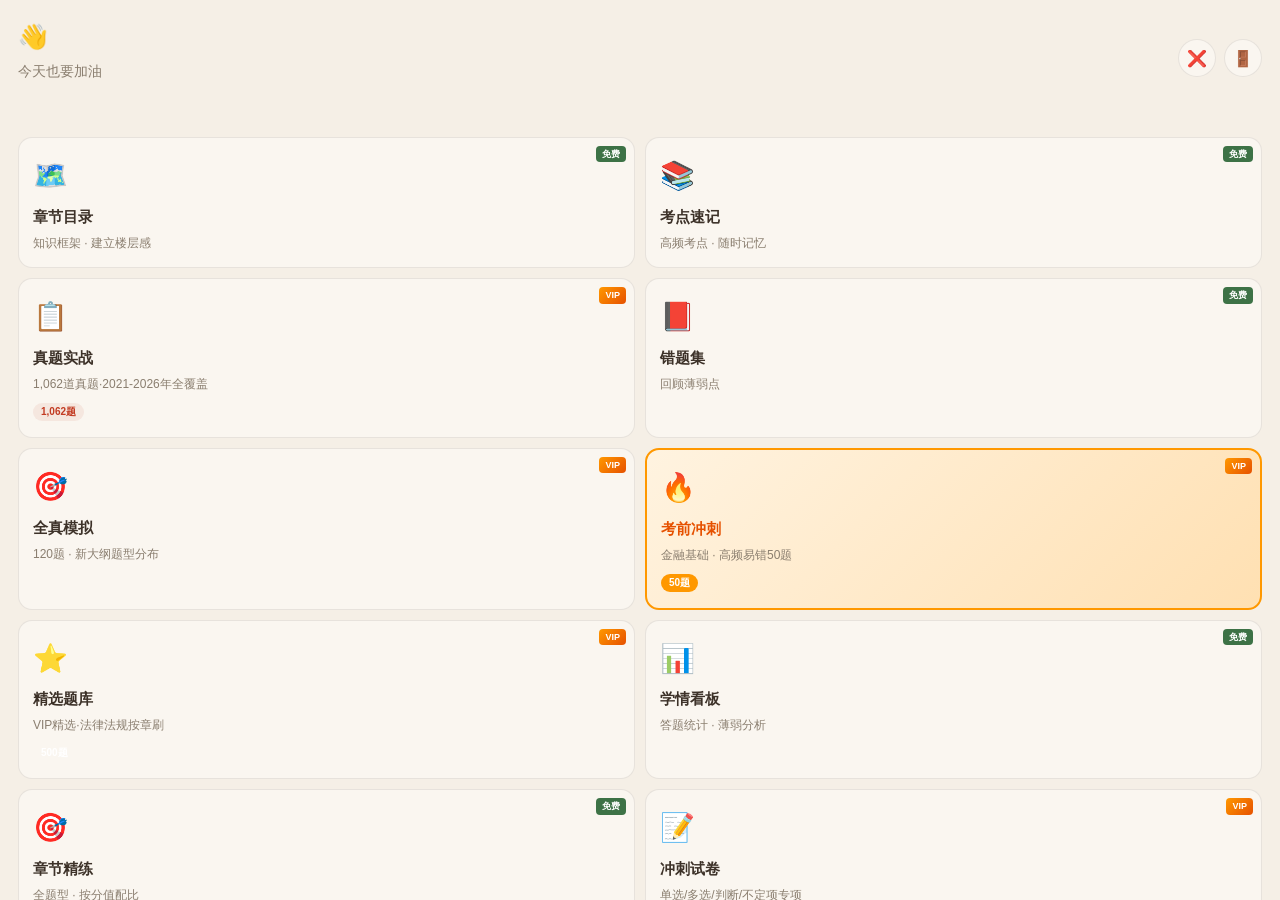
<file: index.html>
<!DOCTYPE html>
<html lang="zh-CN">
<head>
<meta charset="UTF-8">
<meta name="viewport" content="width=device-width,initial-scale=1.0,maximum-scale=1.0,user-scalable=no">
<meta name="theme-color" content="#f5efe6">
<title>证从刷题 · 智能备考</title>
<link rel="stylesheet" href="style.css">
<script src="recorder.js"></script>
</head>
<body>

<!-- ====== HOME ====== -->
<div class="page active" id="page-home">
  <div class="header home-header">
    <div class="flex-1"><div class="greeting" id="home-greeting">👋 <span id="home-username"></span></div><div class="greeting-sub" id="home-sub">今天也要加油</div></div>
    <div class="flex gap-8">
      <div class="member-badge" id="member-badge" style="display:none;font-size:11px;background:linear-gradient(135deg,#ff9800,#e65100);color:white;padding:4px 10px;border-radius:20px;font-weight:600;white-space:nowrap;">VIP</div>
      <div class="icon-btn" onclick="showWrongBook()">❌</div>
      <div class="icon-btn" onclick="logout()" title="退出登录">🚪</div>
    </div>
  </div>
  <div class="content" id="home-content">
    <div class="stats-row" id="home-stats"></div>
    <div id="plan-banner"></div>
    <div class="menu-grid">
      <!-- ===== TOP: 学习入口 ===== -->
      <div class="menu-card free" onclick="openCategory('knowledge_map')">
        <div class="icon">🗺️</div>
        <h3>章节目录</h3>
        <p>知识框架 · 建立楼层感</p>
      </div>
      <div class="menu-card free" onclick="openStudyCards()">
        <div class="icon">📚</div>
        <h3>考点速记</h3>
        <p>高频考点 · 随时记忆</p>
      </div>
      <div class="menu-card premium" onclick="openCategory('new_zhenti')">
        <div class="icon">📋</div>
        <h3>真题实战</h3>
        <p>1,062道真题·2021-2026年全覆盖</p>
        <div class="badge" style="background:var(--red-bg);color:var(--red);font-size:10px;margin-top:4px;">1,062题</div>
      </div>
      <div class="menu-card free" onclick="showWrongBook()">
        <div class="icon">📕</div>
        <h3>错题集</h3>
        <p id="wrong-count-badge">回顾薄弱点</p>
        <div class="badge" id="wrong-badge" style="background:var(--red-bg);color:var(--red);display:none;"></div>
      </div>

      <!-- ===== MID: 实战训练 ===== -->
      <div class="menu-card premium" onclick="openCategory('mock')">
        <div class="icon">🎯</div>
        <h3>全真模拟</h3>
        <p>120题 · 新大纲题型分布</p>
      </div>
      <div class="menu-card premium" onclick="openCategory('review')" style="background:linear-gradient(135deg,#fff3e0,#ffe0b2);border:2px solid #ff9800;">
        <div class="icon">🔥</div>
        <h3 style="color:#e65100;">考前冲刺</h3>
        <p>金融基础 · 高频易错50题</p>
        <div class="badge" style="background:#ff9800;color:white;font-size:10px;margin-top:4px;">50题</div>
      </div>
      <div class="menu-card premium" onclick="openCategory('jxtk')">
        <div class="icon">⭐</div>
        <h3>精选题库</h3>
        <p>VIP精选·法律法规按章刷</p>
        <div class="badge" style="background:var(--gold);color:white;font-size:10px;margin-top:4px;">500题</div>
      </div>
      <div class="menu-card free" onclick="openDashboard()">
        <div class="icon">📊</div>
        <h3>学情看板</h3>
        <p>答题统计 · 薄弱分析</p>
      </div>

      <!-- ===== BOTTOM: 专项突破 ===== -->
      <div class="menu-card free" onclick="openCategory('chapter_practice')">
        <div class="icon">🎯</div>
        <h3>章节精练</h3>
        <p>全题型 · 按分值配比</p>
      </div>
      <div class="menu-card premium" onclick="openCategory('paper')">
        <div class="icon">📝</div>
        <h3>冲刺试卷</h3>
        <p>单选/多选/判断/不定项专项</p>
      </div>
      <div class="menu-card premium" onclick="openCategory('multi_practice_fin')">
        <div class="icon" style="color:#e91e63;">🎯</div>
        <h3>多选专项·金融基础</h3>
        <p>776题 · 8章按章突破</p>
        <div class="badge" style="background:#e91e63;color:white;font-size:10px;margin-top:4px;">776题</div>
      </div>
      <div class="menu-card premium" onclick="openCategory('multi_practice_law')">
        <div class="icon" style="color:#9c27b0;">🎯</div>
        <h3>多选专项·法律法规</h3>
        <p>679题 · 4章按章突破</p>
        <div class="badge" style="background:#9c27b0;color:white;font-size:10px;margin-top:4px;">679题</div>
      </div>
      <div class="menu-card premium" onclick="window.location.href='judge_practice.html'">
        <div class="icon">🎯</div>
        <h3>判断专项</h3>
        <p>180题集中突破 · 五大陷阱识别</p>
        <div class="badge" style="background:var(--red-bg);color:var(--red);font-size:10px;margin-top:4px;">🔥 新</div>
      </div>
    </div>
    <div class="text-sm text-dim text-center p-8-0">⚡ 知而不行，只是未知 · 练到70，考到60</div>
  </div>
</div>

<!-- ====== EXAM LIST ====== -->
<div class="page" id="page-list">
  <div class="header">
    <div class="back" onclick="goHome()">‹</div>
    <h1 id="list-title">章节高频考点</h1>
    <div class="text-sm text-dim" id="list-progress"></div>
  </div>
  <div class="content" id="list-content"></div>
</div>

<!-- ====== EXAM ====== -->
<div class="page" id="page-exam">
  <div class="progress-wrap"><div class="progress-bar"><div class="progress-fill" id="progress-fill"></div></div></div>
  <div class="exam-topbar">
    <button class="btn-sm" onclick="goHome()" style="margin-right:8px;">‹ 退出</button>
    <span id="exam-counter">1 / 60</span>
    <span id="exam-score" style="display:none;"></span>
    <button class="btn-sm mode-btn" id="mode-toggle" onclick="toggleMode()">📖 背题</button>
    <button class="btn-sm" onclick="showQGrid()">📋 题号</button>
  </div>
  <div class="q-area" id="q-area">
    <div class="q-head"><span class="q-num" id="q-num">1</span><span class="q-tag" id="q-tag">单选</span></div>
    <div class="q-text" id="q-text"></div>
    <div id="q-options"></div>
    <div class="analysis-box" id="analysis-box">
      <div class="ans" id="analysis-ans"></div>
      <div class="exp" id="analysis-exp"></div>
    </div>
  </div>
  <div class="bottom-bar" id="exam-bar">
    <div class="nav-btns"><button class="nav-btn" id="prev-btn" onclick="navQ(-1)">‹</button><button class="nav-btn" id="next-btn" onclick="navQ(1)">›</button></div>
    <button class="btn btn-primary" id="submit-btn" onclick="submitExam()">📝 交卷批改</button>
  </div>
</div>

<!-- ====== Q GRID ====== -->
<div class="page" id="page-qgrid">
  <div class="header"><div class="back" onclick="closeQGrid()">‹</div><h1>题目列表</h1><div><span id="qgrid-stats" class="text-sm text-dim"></span></div></div>
  <div class="legend-row">
    <span><span class="ldot ldot-unanswered"></span>未答</span>
    <span><span class="ldot ldot-answered"></span>已答</span>
    <span><span class="ldot ldot-correct"></span>正确</span>
    <span><span class="ldot ldot-wrong"></span>错误</span>
  </div>
  <div class="content" style="padding:8px 12px;">
    <div class="qgrid" id="qgrid-items"></div>
  </div>
</div>

<!-- ====== RESULT ====== -->
<div class="page" id="page-result">
  <div class="header"><h1>📊 考试结果</h1><button class="btn-sm" onclick="goHome()">🏠 首页</button></div>
  <div class="content result-wrap" id="result-content"></div>
</div>

<!-- ====== WRONG BOOK ====== -->
<div class="page" id="page-wrong">
  <div class="header">
    <div class="back" onclick="goHome()">‹</div>
    <h1>📕 错题集</h1>
    <button class="btn-sm" onclick="clearWrongBook()" id="clear-wrong-btn" style="display:none;">🗑️ 清空</button>
  </div>
  <div class="content" id="wrong-content"></div>
</div>

<script>
// ── 后端 API 地址 ──
// 阿里云服务器
window.API_BASE = 'http://120.55.163.229';
</script>
<script src="app.js?v=20260718"></script>

<!-- ====== AUTH ====== -->
<div class="page" id="page-auth">
  <div class="gate-wrap" style="background:linear-gradient(135deg,#f5efe6,#e8ddd0)">
    <div class="gate-box" style="padding:28px 24px">
      <div class="gate-icon">📚</div>
      <h2>证从刷题</h2>
      <p class="gate-desc">登录/注册后即可使用免费题库</p>
      
      <div class="auth-tabs">
        <div class="auth-tab active" id="auth-tab-login" onclick="switchAuthTab('login')">登录</div>
        <div class="auth-tab" id="auth-tab-reg" onclick="switchAuthTab('reg')">注册</div>
      </div>
      
      <div id="auth-error" class="gate-error"></div>
      
      <!-- Login Form -->
      <div class="auth-form active" id="auth-form-login">
        <div class="gate-field"><input type="text" id="login-username" placeholder="用户名" maxlength="20" autocomplete="username"></div>
        <div class="gate-field"><input type="password" id="login-password" placeholder="密码" autocomplete="current-password"></div>
        <button class="gate-btn" onclick="login()">🔐 登录</button>
      </div>
      
      <!-- Register Form -->
      <div class="auth-form" id="auth-form-reg">
        <div class="gate-field"><input type="text" id="reg-username" placeholder="用户名" maxlength="20" autocomplete="username"></div>
        <div class="gate-field"><input type="password" id="reg-password" placeholder="密码" autocomplete="new-password"></div>
        <div class="gate-field"><input type="password" id="reg-confirm" placeholder="确认密码" autocomplete="new-password"></div>
        <button class="gate-btn" onclick="register()">📋 注册</button>
      </div>
      
      <p class="gate-footer">注册即可免费使用部分题库，付费题库需要会员码解锁</p>
    </div>
  </div>
</div>

<!-- ====== ACTIVATE ====== -->
<div class="page" id="page-activate">
  <div class="gate-wrap" style="background:linear-gradient(135deg,#f5efe6,#e8ddd0)">
    <div class="gate-box" style="padding:28px 24px">
      <div class="gate-icon">🔑</div>
      <h2>会员解锁</h2>
      <p class="gate-desc">输入会员码即可解锁全部题库<br>包含真题实战、全真模拟、多选专项等</p>
      <div class="gate-field"><input type="text" id="activate-code" placeholder="输入会员码" maxlength="20" autocomplete="off" style="letter-spacing:2px"></div>
      <button class="gate-btn" onclick="activateCode()">🔓 激活</button>
      <p class="gate-error" id="activate-error"></p>
      <p id="activate-success" class="gate-error" style="color:var(--green);display:none"></p>
      <p class="gate-footer"><span style="cursor:pointer;color:var(--accent)" onclick="showPage('page-home')">暂时不解锁，先用免费题库</a></p>
    </div>
  </div>
</div>

<style>
.auth-tabs{display:flex;gap:0;margin-bottom:16px;border-radius:10px;overflow:hidden;border:1px solid var(--border)}
.auth-tab{flex:1;padding:10px;text-align:center;font-size:14px;font-weight:600;cursor:pointer;background:var(--bg);color:var(--dim);transition:all 0.2s}
.auth-tab.active{background:var(--accent);color:white}
.auth-form{display:none}
.auth-form.active{display:block}
</style>

</body>
</html>
</file>
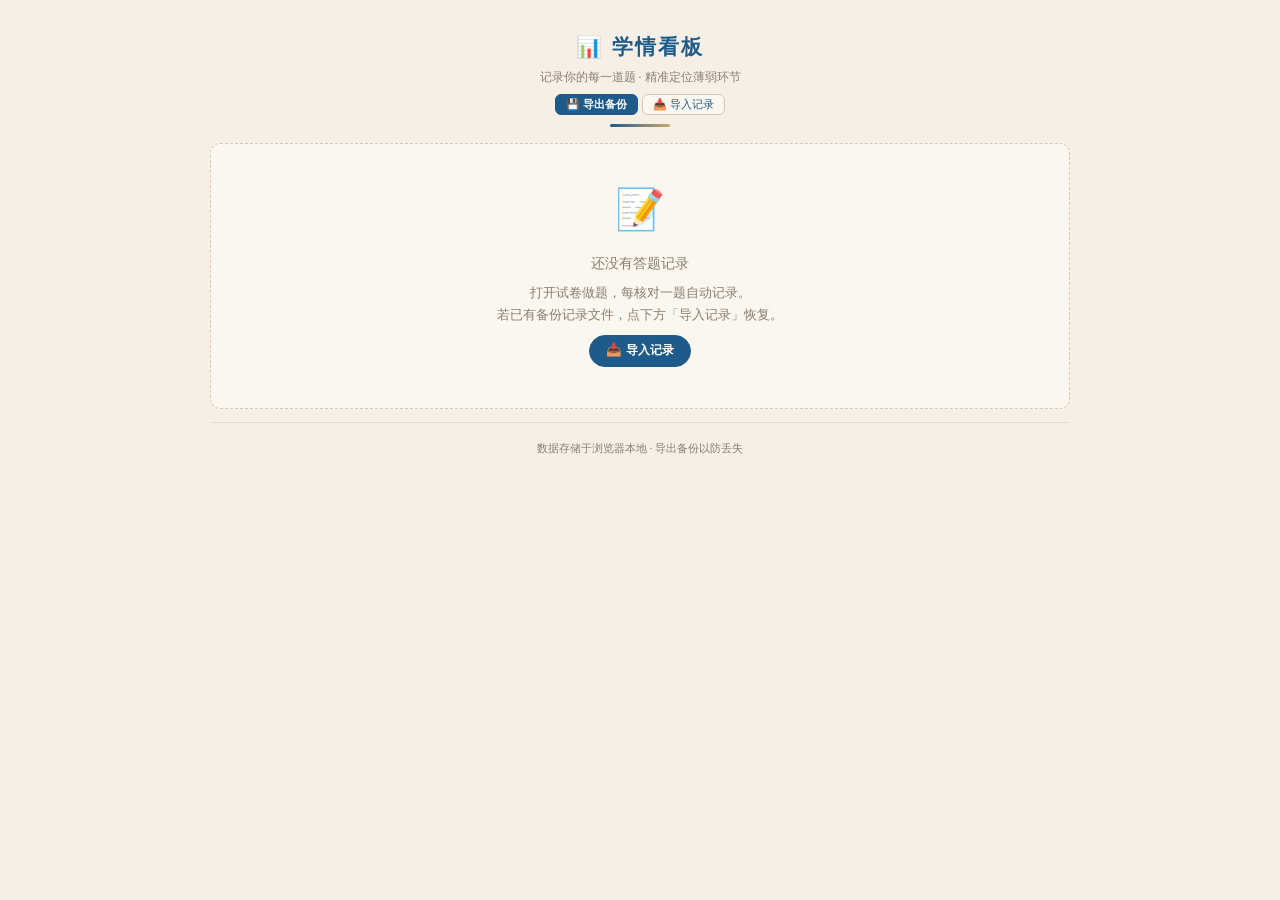
<file: dashboard.html>
<!DOCTYPE html>
<html lang="zh-CN">
<head>
<meta charset="UTF-8">
<meta name="viewport" content="width=device-width,initial-scale=1.0,maximum-scale=1.0,user-scalable=no">
<title>证券从业 · 学情看板</title>
<style>
:root {
  --bg: #f5efe6; --card: #faf6f0; --border: #d4c9b8;
  --border-light: #e8dfd0; --text: #3d3229; --text-dim: #8a7e6f;
  --blue: #1e5b8a; --blue-bg: rgba(30,91,138,0.06);
  --red: #c23b22; --red-bg: rgba(194,59,34,0.08);
  --green: #3d7246; --green-bg: rgba(61,114,70,0.08);
  --gold: #c9a96e; --shadow: rgba(61,50,41,0.06);
}
* { margin:0; padding:0; box-sizing:border-box; }
body {
  font-family: -apple-system, 'PingFang SC', 'Microsoft YaHei', 'Noto Serif SC', serif;
  background: var(--bg); color: var(--text); line-height: 1.7;
  padding: 0.8rem; min-height: 100vh;
}
.container { max-width: 860px; margin: 0 auto; }

/* ── 头部 ── */
.hd { text-align:center; padding:1rem 0; position:relative; }
.hd::after { content:''; display:block; width:60px; height:3px;
  background:linear-gradient(90deg,var(--blue),var(--gold));
  margin:0.6rem auto 0; border-radius:2px; }
.hd h1 { font-size:1.3rem; font-weight:800; color:var(--blue); letter-spacing:2px; }
.hd .sub { color:var(--text-dim); font-size:0.75rem; margin-top:0.2rem; }

/* ── 统计卡片 ── */
.cards { display:grid; grid-template-columns:repeat(auto-fit,minmax(180px,1fr)); gap:8px; margin-bottom:1rem; }
.card {
  background:var(--card); border:1px solid var(--border-light); border-radius:10px;
  padding:0.8rem; text-align:center; box-shadow:0 2px 6px var(--shadow);
}
.card-num { font-size:2rem; font-weight:800; }
.card-label { font-size:0.72rem; color:var(--text-dim); margin-top:2px; }
.card-num.green { color:var(--green); }
.card-num.red { color:var(--red); }
.card-num.blue { color:var(--blue); }
.card-num.gold { color:var(--gold); }

/* ── 分区标题 ── */
.sec-title {
  font-size:0.95rem; font-weight:700; color:var(--blue);
  padding:0.4rem 0; margin:0.8rem 0 0.3rem;
  border-bottom:1.5px solid var(--border-light);
  display:flex; align-items:center; gap:6px; flex-wrap:wrap;
}
.sec-title .badge {
  font-size:0.65rem; font-weight:400; color:var(--text-dim);
  background:var(--blue-bg); padding:2px 8px; border-radius:999px;
}

/* ── 列表 ── */
.list { display:flex; flex-direction:column; gap:3px; }
.item {
  background:var(--card); border:1px solid var(--border-light); border-radius:8px;
  padding:8px 12px; display:flex; align-items:center; gap:8px;
  transition:box-shadow 0.2s;
}
.item:hover { box-shadow:0 2px 8px var(--shadow); }
.item .bar-wrap { flex:1; height:6px; background:var(--bg); border-radius:3px; overflow:hidden; }
.item .bar-fill { height:100%; border-radius:3px; transition:width 0.3s; }
.item .bar-fill.good { background:var(--green); }
.item .bar-fill.ok { background:var(--gold); }
.item .bar-fill.poor { background:var(--red); }
.item .label { font-size:0.82rem; font-weight:500; min-width:140px; }
.item .stat { font-size:0.72rem; color:var(--text-dim); min-width:80px; text-align:right; }
.item .stat b { font-size:0.85rem; }

/* ── 类型统计 ── */
.type-grid { display:grid; grid-template-columns:repeat(3,1fr); gap:6px; margin-bottom:0.5rem; }
.type-card {
  background:var(--card); border:1px solid var(--border-light); border-radius:8px;
  padding:0.6rem; text-align:center;
}
.type-card .tc-num { font-size:1.2rem; font-weight:700; }
.type-card .tc-label { font-size:0.68rem; color:var(--text-dim); }
.type-card .tc-rate { font-size:0.9rem; margin-top:2px; }

/* ── 空状态 ── */
.empty {
  text-align:center; padding:2rem; color:var(--text-dim);
  background:var(--card); border:1px dashed var(--border); border-radius:10px;
  font-size:0.85rem;
}
.empty .big { font-size:2.5rem; margin-bottom:0.5rem; }

/* ── 按钮 ── */
.actions { display:flex; gap:6px; flex-wrap:wrap; margin:0.6rem 0; justify-content:center; }
.btn {
  padding:0.4rem 1rem; border-radius:999px; font-size:0.78rem; font-weight:600;
  cursor:pointer; border:1.5px solid var(--border); background:var(--card);
  color:var(--text-dim); transition:all 0.15s;
}
.btn:hover { border-color:var(--blue-dim); color:var(--blue); }
.btn.primary { background:var(--blue); color:#fff; border-color:var(--blue); }
.btn.primary:hover { opacity:0.85; }
.btn.danger { background:var(--red); color:#fff; border-color:var(--red); }
.btn.danger:hover { opacity:0.85; }

/* ── 详细记录 ── */
.detail-toggle {
  text-align:center; margin:0.5rem 0; font-size:0.78rem;
  color:var(--blue); cursor:pointer; text-decoration:underline;
}
.detail-table { display:none; width:100%; border-collapse:collapse; font-size:0.75rem; }
.detail-table.show { display:table; }
.detail-table th { background:var(--blue); color:#fff; padding:4px 6px; text-align:left; font-weight:600; }
.detail-table td { padding:4px 6px; border-bottom:1px solid var(--border-light); }
.detail-table tr:nth-child(even) { background:var(--blue-bg); }
.detail-table .ok { color:var(--green); font-weight:700; }
.detail-table .fail { color:var(--red); font-weight:700; }

/* ── 文件导入 ── */
#importInput { display:none; }

@media (max-width:480px) {
  .cards { grid-template-columns:repeat(2,1fr); }
  .type-grid { grid-template-columns:1fr; }
  .item .label { min-width:100px; font-size:0.78rem; }
}

/* ── 答题详情弹窗 ── */
.modal-overlay {
  display:none; position:fixed; inset:0; z-index:999;
  background:rgba(61,50,41,0.5);
  justify-content:center; align-items:center;
  padding:1rem;
}
.modal-overlay.show { display:flex; }
.modal-box {
  background:var(--card); border-radius:12px;
  max-width:500px; width:100%; max-height:80vh; overflow-y:auto;
  padding:1.2rem; box-shadow:0 8px 32px rgba(61,50,41,0.2);
  position:relative;
}
.modal-close {
  position:absolute; top:8px; right:12px;
  font-size:1.2rem; cursor:pointer; color:var(--text-dim);
  background:none; border:none; padding:4px 8px;
}
.modal-close:hover { color:var(--text); }
.modal-box .mq { font-size:0.92rem; line-height:1.7; margin-bottom:0.6rem; }
.modal-box .mq-meta { font-size:0.75rem; color:var(--text-dim); margin-bottom:0.8rem; }
.modal-box .mq-opt {
  padding:0.4rem 0.6rem; margin:3px 0; border-radius:6px;
  font-size:0.85rem; border:1px solid var(--border-light);
}
.modal-box .mq-opt.correct { background:var(--green-bg); border-color:var(--green); }
.modal-box .mq-opt.wrong { background:var(--red-bg); border-color:var(--red); }
.modal-box .mq-opt.neutral { background:var(--card-alt); border-color:var(--border-light); }
.modal-box .mq-result {
  text-align:center; padding:0.6rem; border-radius:8px;
  font-size:0.9rem; font-weight:700; margin:0.6rem 0;
}
.modal-box .mq-result.pass { background:var(--green-bg); color:var(--green); }
.modal-box .mq-result.fail { background:var(--red-bg); color:var(--red); }
</style>
</head>
<body>
<div class="container">
  <div class="hd">
    <h1>📊 学情看板</h1>
    <div class="sub">记录你的每一道题 · 精准定位薄弱环节</div>
    <div style="display:flex;gap:4px;justify-content:center;margin-top:6px;flex-wrap:wrap;">
      <button onclick="downloadRecords()" style="padding:2px 10px;border-radius:6px;border:1px solid var(--blue);background:var(--blue);color:#fff;font-size:11px;cursor:pointer;font-weight:600;">💾 导出备份</button>
      <button onclick="document.getElementById('importDashBtn').click()" style="padding:2px 10px;border-radius:6px;border:1px solid var(--border);background:var(--card);color:var(--blue);font-size:11px;cursor:pointer;">📥 导入记录</button>
    </div>
    <input type="file" id="importDashBtn" accept=".json" style="display:none" onchange="
      var f=this.files[0];if(!f)return;
      var r=new FileReader();r.onload=function(e){
        var res=ExamRecorder.importFromJSON(e.target.result);
        alert(res.success?'✅ 导入'+res.count+'条记录':'❌ 失败：'+res.error);
        renderDashboard();
      };r.readAsText(f);this.value='';
    ">
  </div>

  <div id="empty-state" class="empty" style="display:none;">
    <div class="big">📝</div>
    <div>还没有答题记录</div>
    <div style="margin:0.5rem 0;font-size:0.8rem;">
      打开试卷做题，每核对一题自动记录。<br>
      若已有备份记录文件，点下方「导入记录」恢复。
    </div>
    <div class="actions" style="margin-top:0.5rem;">
      <button class="btn primary" onclick="document.getElementById('importInput').click()">📥 导入记录</button>
    </div>
  </div>

  <div id="main-content">
    <!-- 统计卡片 -->
    <div class="cards" id="stat-cards"></div>

    <!-- 操作按钮 -->
    <div class="actions">
      <button class="btn primary" onclick="document.getElementById('importInput').click()">📥 导入记录</button>
      <button class="btn" onclick="downloadRecords()">💾 导出备份</button>
      <button class="btn danger" onclick="ExamRecorder.clear()">🗑️ 清空记录</button>
    </div>

    <!-- 题型统计 -->
    <div class="sec-title">📌 题型正确率</div>
    <div class="type-grid" id="type-stats"></div>

    <!-- 章节统计 -->
    <div class="sec-title">📖 各章薄弱点 <span class="badge">从弱到强排序</span></div>
    <div class="list" id="chapter-list"></div>

    <!-- 近期答题 -->
    <div class="sec-title">🕐 最近答题 <span class="badge" id="recent-count"></span></div>
    <div id="recent-questions"></div>

    <!-- 详细记录开关 -->
    <div class="detail-toggle" id="detail-toggle" onclick="toggleDetail()">📋 查看全部记录</div>
    <table class="detail-table" id="detail-table">
      <thead><tr><th>时间</th><th>来源</th><th>章节</th><th>题型</th><th>结果</th></tr></thead>
      <tbody id="detail-body"></tbody>
    </table>
  </div>

  <input type="file" id="importInput" accept=".json" onchange="importRecords(event)">

  <div class="footer" style="text-align:center;padding:1rem;color:var(--text-dim);font-size:0.68rem;border-top:1px solid var(--border-light);margin-top:0.8rem;">
    数据存储于浏览器本地 · 导出备份以防丢失
  </div>
</div>

<!-- 答题详情弹窗 -->
<div class="modal-overlay" id="record-modal">
  <div class="modal-box" id="record-modal-content"></div>
</div>

<script src="recorder.js"></script>
<script>
function renderDashboard() {
  if (!window.ExamRecorder) return;
  const stats = window.ExamRecorder.getStats();
  const main = document.getElementById('main-content');
  const empty = document.getElementById('empty-state');

  if (stats.total === 0) {
    main.style.display = 'none';
    empty.style.display = 'block';
    return;
  }
  main.style.display = 'block';
  empty.style.display = 'none';

  // ── 统计卡片 ──
  document.getElementById('stat-cards').innerHTML = `
    <div class="card"><div class="card-num blue">${stats.total}</div><div class="card-label">已答题数</div></div>
    <div class="card"><div class="card-num ${stats.accuracy >= 60 ? 'green' : 'red'}">${stats.accuracy}%</div><div class="card-label">总正确率</div></div>
    <div class="card"><div class="card-num green">${stats.correct}</div><div class="card-label">正确</div></div>
    <div class="card"><div class="card-num red">${stats.total - stats.correct}</div><div class="card-label">错误</div></div>
  `;

  // ── 题型统计 ──
  const bt = stats.byType;
  document.getElementById('type-stats').innerHTML = `
    <div class="type-card">
      <div class="tc-num" style="color:${bt.single.rate >= 60 ? 'var(--green)' : 'var(--red)'}">${bt.single.rate}%</div>
      <div class="tc-label">单选题</div>
      <div style="font-size:0.65rem;color:var(--text-dim)">${bt.single.correct}/${bt.single.total}</div>
    </div>
    <div class="type-card">
      <div class="tc-num" style="color:${bt.multi.rate >= 60 ? 'var(--green)' : 'var(--red)'}">${bt.multi.rate}%</div>
      <div class="tc-label">多选题</div>
      <div style="font-size:0.65rem;color:var(--text-dim)">${bt.multi.correct}/${bt.multi.total}</div>
    </div>
    <div class="type-card">
      <div class="tc-num" style="color:${bt.judge.rate >= 60 ? 'var(--green)' : 'var(--red)'}">${bt.judge.rate}%</div>
      <div class="tc-label">判断题</div>
      <div style="font-size:0.65rem;color:var(--text-dim)">${bt.judge.correct}/${bt.judge.total}</div>
    </div>
  `;

  // ── 章节统计（从弱到强） ──
  const chList = document.getElementById('chapter-list');
  if (stats.byChapter.length === 0) {
    chList.innerHTML = '<div class="empty">暂无章节数据</div>';
  } else {
    chList.innerHTML = stats.byChapter.map(ch => {
      const rate = parseFloat(ch.rate);
      const cls = rate >= 70 ? 'good' : (rate >= 50 ? 'ok' : 'poor');
      return `<div class="item">
        <span class="label">${ch.chapter}</span>
        <div class="bar-wrap"><div class="bar-fill ${cls}" style="width:${ch.rate}%"></div></div>
        <span class="stat"><b>${ch.rate}%</b> (${ch.correct}/${ch.total})</span>
      </div>`;
    }).join('');
  }

  // ── 最近答题 ──
  const records = ExamRecorder.getStats().total > 0 ? (function() {
    try { return JSON.parse(localStorage.getItem('sec_exam_records') || '[]'); } catch(e) { return []; }
  })() : [];
  const recent = records.slice(-10).reverse();
  document.getElementById('recent-count').textContent = `最近${recent.length}条`;
  document.getElementById('recent-questions').innerHTML = recent.length === 0
    ? '<div class="empty" style="padding:0.8rem">暂无</div>'
    : recent.map(r => {
        const time = new Date(r.timestamp).toLocaleString('zh-CN', {month:'2-digit',day:'2-digit',hour:'2-digit',minute:'2-digit'});
        const icon = r.isCorrect ? '✅' : '❌';
        const qText = (r.question || '').substring(0, 50);
        return `<div class="item" style="cursor:pointer" onclick='showRecordDetail(${JSON.stringify(r).replace(/'/g,"\\'")})'>
          <span style="font-size:0.72rem;color:var(--text-dim);min-width:40px;">${time}</span>
          <span style="font-size:0.72rem;color:var(--text-dim);min-width:55px;">${r.source || ''}</span>
          <span style="flex:1;font-size:0.78rem;white-space:nowrap;overflow:hidden;text-overflow:ellipsis;">${qText}...</span>
          <span style="font-size:0.85rem;">${icon}</span>
          <span style="font-size:0.7rem;color:var(--text-dim);min-width:55px;">${r.correctAnswer || ''}</span>
        </div>`;
    }).join('');

  // ── 全部记录表格 ──
  document.getElementById('detail-body').innerHTML = records.slice().reverse().map(r => {
    const time = new Date(r.timestamp).toLocaleString('zh-CN', {month:'2-digit',day:'2-digit',hour:'2-digit',minute:'2-digit'});
    const cls = r.isCorrect ? 'ok' : 'fail';
    const icon = r.isCorrect ? '✅' : '❌';
    return `<tr style="cursor:pointer" onclick='showRecordDetail(${JSON.stringify(r).replace(/'/g,"\\'")})'>
      <td>${time}</td>
      <td>${r.source || ''}</td>
      <td>${(r.chapter || '').substring(0,25)}</td>
      <td>${r.typeCn || r.type || ''}</td>
      <td class="${cls}">${icon} ${r.isCorrect ? '正确' : '错误'} (${r.correctAnswer || ''})</td>
    </tr>`;
  }).join('');
}

function toggleDetail() {
  const table = document.getElementById('detail-table');
  table.classList.toggle('show');
}

function importRecords(event) {
  const file = event.target.files[0];
  if (!file) return;
  const reader = new FileReader();
  reader.onload = function(e) {
    const result = window.ExamRecorder.importFromJSON(e.target.result);
    if (result.success) {
      alert(`✅ 成功导入 ${result.count} 条记录`);
      renderDashboard();
    } else {
      alert('❌ 导入失败：' + result.error);
    }
  };
  reader.readAsText(file);
  event.target.value = '';
}

function showRecordDetail(r) {
  if (!r) return;
  var overlay = document.getElementById('record-modal');
  var box = document.getElementById('record-modal-content');
  
  var icon = r.isCorrect ? '✅' : '❌';
  var resultCls = r.isCorrect ? 'pass' : 'fail';
  var resultText = r.isCorrect ? '✓ 回答正确' : '✗ 回答错误';
  var typeLabel = r.typeCn || r.type || '';
  
  var optHtml = '';
  if (r.choices && typeof r.choices === 'object') {
    var keys = Object.keys(r.choices).sort();
    var userSet = (r.userAnswer || '').split('');
    var corrSet = (r.correctAnswer || '').split('');
    for (var i = 0; i < keys.length; i++) {
      var k = keys[i];
      var cls = 'neutral';
      if (corrSet.indexOf(k) >= 0) cls = 'correct';
      if (userSet.indexOf(k) >= 0 && corrSet.indexOf(k) < 0) cls = 'wrong';
      optHtml += '<div class="mq-opt ' + cls + '">' + k + '. ' + esc(r.choices[k] + '') + '</div>';
    }
  } else if (r.options && Array.isArray(r.options)) {
    var userSet = (r.userAnswer || '').split('');
    var corrSet = (r.correctAnswer || '').split('');
    for (var i = 0; i < r.options.length; i++) {
      var opt = r.options[i];
      var k = opt.charAt(0);
      var cls = 'neutral';
      if (corrSet.indexOf(k) >= 0) cls = 'correct';
      if (userSet.indexOf(k) >= 0 && corrSet.indexOf(k) < 0) cls = 'wrong';
      optHtml += '<div class="mq-opt ' + cls + '">' + esc(opt) + '</div>';
    }
  }
  
  var qText = (r.question || '');
  var subj = r.subject || '';
  var chap = r.chapter || '';
  var time = r.timestamp ? new Date(r.timestamp).toLocaleString('zh-CN') : '';
  
  box.innerHTML = '<button class="modal-close" onclick="closeRecordModal()">✕</button>'
    + '<div class="mq-result ' + resultCls + '">' + icon + ' ' + resultText + '</div>'
    + '<div class="mq">' + esc(qText) + '</div>'
    + '<div class="mq-meta">'
    + (typeLabel ? '📌 ' + typeLabel + ' &nbsp;' : '')
    + (subj ? '📖 ' + esc(subj) + ' &nbsp;' : '')
    + (chap ? '📂 ' + esc(chap) : '')
    + '</div>'
    + (optHtml ? '<div style="margin:8px 0">' + optHtml + '</div>' : '')
    + '<div style="display:flex;gap:12px;font-size:0.8rem;margin-top:10px;padding-top:8px;border-top:1px solid var(--border-light);color:var(--text-dim);flex-wrap:wrap;">'
    + '<span>你的答案：<b>' + esc(r.userAnswer || '未选') + '</b></span>'
    + '<span>正确答案：<b style="color:var(--green)">' + esc(r.correctAnswer || '') + '</b></span>'
    + '<span>' + esc(r.source || '') + '</span>'
    + (time ? '<span>' + time + '</span>' : '')
    + '</div>';
  
  overlay.classList.add('show');
}

function closeRecordModal() {
  document.getElementById('record-modal').classList.remove('show');
}

function esc(s) { var d = document.createElement('div'); d.textContent = s; return d.innerHTML; }

// 点击弹窗外部关闭
document.addEventListener('click', function(e) {
  var overlay = document.getElementById('record-modal');
  if (overlay && overlay.classList.contains('show') && e.target === overlay) {
    closeRecordModal();
  }
});

document.addEventListener('DOMContentLoaded', renderDashboard);

// 实时更新：监听新记录
document.addEventListener('exam-record', function() {
  renderDashboard();
});
</script>
</body>
</html>
</file>
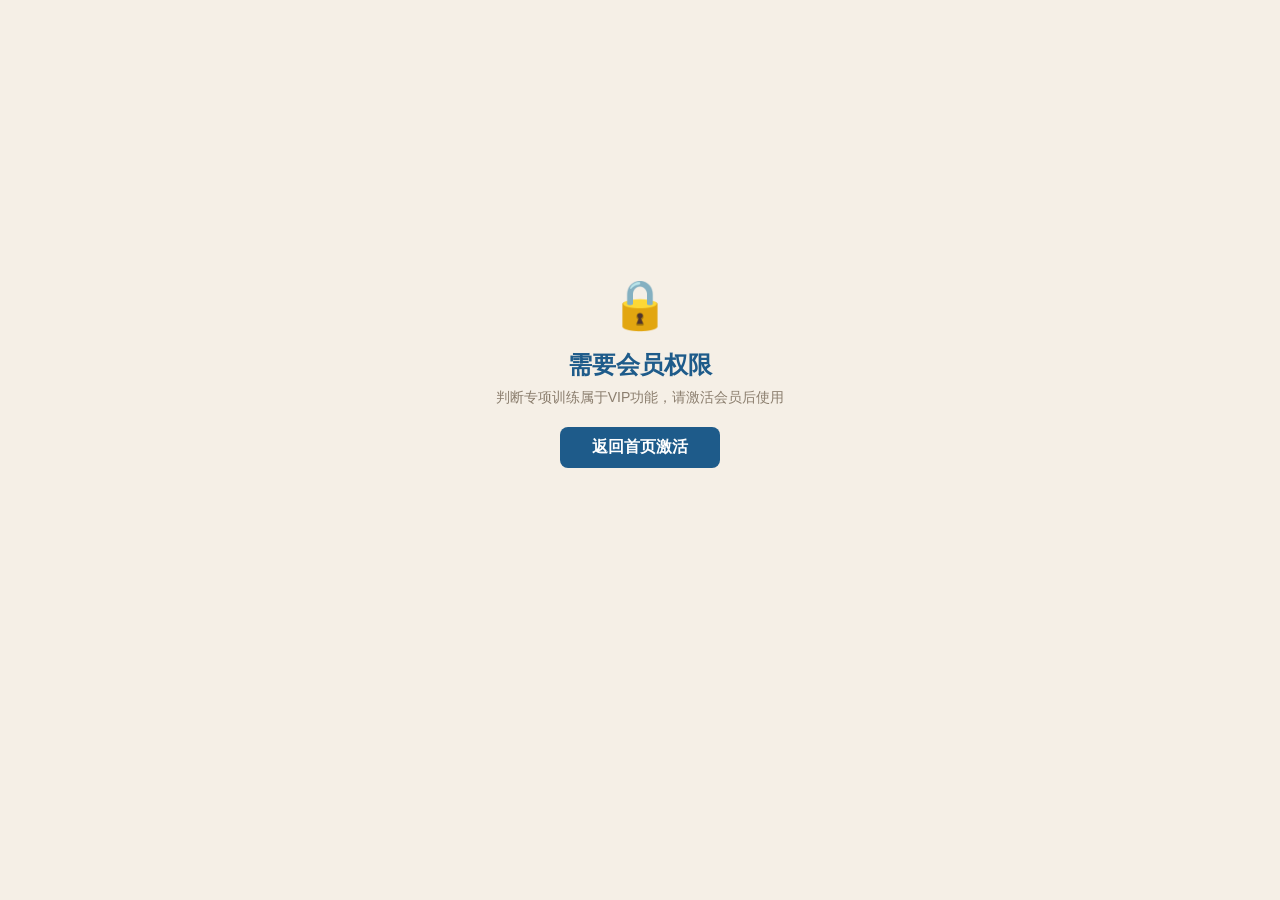
<file: judge_practice.html>
<!DOCTYPE html>
<html lang="zh-CN">
<head>
<meta charset="UTF-8">
<meta name="viewport" content="width=device-width,initial-scale=1.0,maximum-scale=1.0,user-scalable=no">
<title>判断题专项 · 证从刷题</title>
<style>
*{margin:0;padding:0;box-sizing:border-box}
body{
  font-family:-apple-system,PingFang SC,Microsoft YaHei,sans-serif;
  background:#f5efe6;color:#3d3229;padding:12px;max-width:800px;margin:0 auto;
}
h1{font-size:18px;text-align:center;color:#1a3a6b;margin:4px 0 2px}
.sub{text-align:center;font-size:12px;color:#8a7e6f;margin-bottom:10px}
.filter-bar{
  display:flex;gap:6px;margin-bottom:10px;overflow-x:auto;padding-bottom:4px;
}
.filter-btn{
  flex-shrink:0;padding:5px 14px;border-radius:16px;font-size:12px;font-weight:600;
  border:1.5px solid #d4c9b8;background:#faf6f0;color:#8a7e6f;cursor:pointer;transition:all .15s;
}
.filter-btn.on{background:#1a3a6b;color:#fff;border-color:#1a3a6b}
.filter-btn.wrong-only{background:#fdecea;border-color:#e74c3c;color:#e74c3c}
.filter-btn.wrong-only.on{background:#e74c3c;color:#fff;border-color:#e74c3c}

.stats{
  display:flex;gap:12px;margin-bottom:10px;font-size:12px;color:#8a7e6f;
  background:#faf6f0;border-radius:8px;padding:8px 14px;border:1px solid #e8dfd0;
}
.stats span{font-weight:600;color:#1a3a6b}

.q-card{
  background:#fff;border-radius:10px;padding:16px;margin-bottom:10px;
  border:1.5px solid #e8dfd0;transition:all .2s;
}
.q-card.wrong{border-color:#e74c3c;background:#fff8f8}
.q-card.correct{border-color:#3d7246;background:#f6fcf7}
.q-stem{font-size:14px;line-height:1.8;margin-bottom:10px;color:#222}
.q-source{font-size:11px;color:#bbb;margin-bottom:8px}
.opt-row{display:flex;gap:12px;margin-bottom:8px}
.opt-btn{
  flex:1;padding:10px;text-align:center;border-radius:8px;font-size:14px;font-weight:600;
  border:2px solid #d4c9b8;background:#faf6f0;cursor:pointer;transition:all .15s;
}
.opt-btn.selected-correct{background:#3d7246;color:#fff;border-color:#3d7246}
.opt-btn.selected-wrong{background:#e74c3c;color:#fff;border-color:#e74c3c}
.opt-btn.reveal-correct{border-color:#3d7246;background:#eafaf1;color:#3d7246}
.opt-btn.reveal-wrong{border-color:#e74c3c;background:#fdecea;color:#e74c3c}
.opt-btn.disabled{opacity:.6;cursor:default}

.explanation{
  font-size:13px;line-height:1.7;color:#555;padding:10px 14px;
  background:#fdf8f0;border-left:3px solid #c9a96e;border-radius:6px;
  margin-top:8px;display:none;
}
.explanation.show{display:block}
.wrong-tag{display:inline-block;padding:2px 8px;border-radius:4px;font-size:11px;font-weight:600;margin-right:4px}
.wrong-num{border:1px solid #e74c3c;color:#e74c3c}
.wrong-body{border:1px solid #f39c12;color:#f39c12}
.wrong-range{border:1px solid #3498db;color:#3498db}
.wrong-word{border:1px solid #9b59b6;color:#9b59b6}
.wrong-other{background:#eee;color:#666}

.trap-guide{
  background:#fff;border-radius:10px;padding:16px;margin-top:16px;border:1.5px solid #e8dfd0;
}
.trap-guide h3{font-size:14px;color:#1a3a6b;margin-bottom:8px}
.trap-guide ul{font-size:13px;line-height:1.8;color:#555;padding-left:18px}
.trap-guide b{color:#c23b22}
</style>
</head>
<body>

<h1>📋 判断题专项训练</h1>
<p class="sub">点击选项立即判分 · 错题自动统计</p>

<div class="filter-bar" id="filterBar"></div>
<div class="stats" id="statsBar"></div>
<div id="qList"></div>

<div class="trap-guide">
  <h3>🎯 判断题五大陷阱</h3>
  <ul>
    <li><b>数字偷换</b> — 60%→80%、10%→20%、3年→5年，数字一改对变错</li>
    <li><b>主体张冠</b> — 证监会↔证券业协会、交易所↔证监会，换主体直接错</li>
    <li><b>绝对化词</b> — "必须"换成"可以"、"应当"换成"可以"、"所有"换成"部分"</li>
    <li><b>否定词消失</b> — 多了/少了"不、非、无"，整句意思反转</li>
    <li><b>范围缩放</b> — "全部"变成"部分"、"以上"变成"以下"、"不足"变成"超过"</li>
  </ul>
  <p style="margin-top:6px;font-size:12px;color:#999;">做题原则：一眼看不出错的通常是对的，有明显陷阱词的通常是错的。</p>
</div>

<script>
const SUBJECTS = ['金融基础', '法律法规'];
const DATA = { '金融基础': [], '法律法规': [] };

let currentFilter = 'all';
let answers = {}; // qid -> userAnswer
let wrongSet = new Set();

// ── Membership Check ──
(function() {
  const user = JSON.parse(localStorage.getItem('secUser') || 'null');
  if (!user || user.is_member !== true) {
    document.body.innerHTML = `
      <div style="display:flex;flex-direction:column;align-items:center;justify-content:center;min-height:80vh;text-align:center;padding:20px">
        <div style="font-size:48px;margin-bottom:16px">🔒</div>
        <h2 style="color:#1e5b8a;margin-bottom:8px">需要会员权限</h2>
        <p style="color:#8b7e6e;margin-bottom:20px;font-size:14px">判断专项训练属于VIP功能，请激活会员后使用</p>
        <a href="index.html" style="display:inline-block;padding:10px 32px;background:#1e5b8a;color:white;border-radius:8px;text-decoration:none;font-weight:600">返回首页激活</a>
      </div>`;
    throw new Error('membership required');
  }
})();

// ── Load Data ──
async function loadAll() {
  const resp = await fetch('manifest.json?_t='+Date.now());
  const manifest = await resp.json();

  // Find mock exam items
  const mock = manifest.categories.find(c => c.id === 'mock');
  if (!mock) return;

  for (const item of mock.items) {
    try {
      const r = await fetch(item.id + '.json?_t='+Date.now());
      if (!r.ok) continue;
      const data = await r.json();
      const subject = item.subject.includes('法规') ? '法律法规' : '金融基础';
      for (const q of data.questions) {
        if (q.type === 'judge') {
          DATA[subject].push({
            id: q.id,
            source: item.title,
            q: q.q,
            a: q.a,
            an: q.an
          });
        }
      }
    } catch(e) {}
  }
  renderFilters();
  renderAll();
}

// ── Render Filters ──
function renderFilters() {
  const bar = document.getElementById('filterBar');
  let html = `<button class="filter-btn on" data-f="all" onclick="setFilter('all')">全部 (${getCount('all')})</button>`;
  for (const s of SUBJECTS) {
    html += `<button class="filter-btn" data-f="${s}" onclick="setFilter('${s}')">${s} (${getCount(s)})</button>`;
  }
  html += `<button class="filter-btn wrong-only" data-f="wrong" onclick="setFilter('wrong')">❌ 错题 (${wrongSet.size})</button>`;
  bar.innerHTML = html;
}

function getCount(subject) {
  if (subject === 'all') return DATA['金融基础'].length + DATA['法律法规'].length;
  if (subject === 'wrong') return wrongSet.size;
  return DATA[subject].length;
}

function setFilter(f) {
  currentFilter = f;
  document.querySelectorAll('.filter-btn').forEach(b => b.classList.toggle('on', b.dataset.f === f));
  renderAll();
}

// ── Render Questions ──
function renderAll() {
  const list = document.getElementById('qList');
  let questions = [];
  if (currentFilter === 'all') {
    questions = [...DATA['金融基础'], ...DATA['法律法规']];
  } else if (currentFilter === 'wrong') {
    const qidSet = new Set(wrongSet);
    questions = [...DATA['金融基础'], ...DATA['法律法规']].filter(q => qidSet.has(getQId(q)));
  } else {
    questions = DATA[currentFilter];
  }
  list.innerHTML = questions.map((q, i) => renderQ(q, i)).join('');
  updateStats();
}

function getQId(q) { return q.source + '_' + q.id; }

function renderQ(q, idx) {
  const qid = getQId(q);
  const ans = answers[qid];
  const isWrong = wrongSet.has(qid);
  let cardCls = 'q-card';
  if (ans !== undefined) cardCls += ans === q.a ? ' correct' : ' wrong';
  if (isWrong && ans === undefined) cardCls += ' wrong';

  let opt1Cls = 'opt-btn', opt2Cls = 'opt-btn';
  if (ans !== undefined) {
    opt1Cls += ' disabled'; opt2Cls += ' disabled';
    if (q.a === '1') opt1Cls += ans === '1' ? ' selected-correct' : ' reveal-correct';
    else opt2Cls += ' reveal-correct';
    if (ans === '1' && ans !== q.a) opt1Cls += ' selected-wrong';
    if (ans === '0' && ans !== q.a) opt2Cls += ' selected-wrong';
    if (ans === '1' && ans === q.a) opt1Cls += ' selected-correct';
    if (ans === '0' && ans === q.a) opt2Cls += ' selected-correct';
    if (!ans) { if(q.a==='1') opt1Cls+=' reveal-correct'; else opt2Cls+=' reveal-correct'; }
  }

  const expShow = ans !== undefined ? 'show' : '';

  return `
    <div class="${cardCls}">
      <div class="q-source">${q.source}</div>
      <div class="q-stem">${idx+1}. ${q.q.replace(/[（(]\s*[)）]/g,'（　）')}</div>
      <div class="opt-row">
        <div class="${opt1Cls}" onclick="selectAnswer('${qid}','1')">✅ 正确</div>
        <div class="${opt2Cls}" onclick="selectAnswer('${qid}','0')">❌ 错误</div>
      </div>
      <div class="explanation ${expShow}">
        ${ans !== undefined ? `<b>${q.a === '1' ? '✅ 正确' : '❌ 错误'}</b> — ${ans === q.a ? '你答对了' : '答错了'}<br>` : ''}
        ${q.an}
      </div>
    </div>
  `;
}

function selectAnswer(qid, answer) {
  if (answers[qid] !== undefined) return;
  answers[qid] = answer;
  const q = [...DATA['金融基础'], ...DATA['法律法规']].find(q => getQId(q) === qid);
  if (q) {
    if (answer !== q.a) wrongSet.add(qid);
  }
  renderAll();
}

function updateStats() {
  const total = DATA['金融基础'].length + DATA['法律法规'].length;
  const done = Object.keys(answers).length;
  const wrong = wrongSet.size;
  const correct = done - wrong;
  const pct = done > 0 ? Math.round(correct / done * 100) : 0;
  document.getElementById('statsBar').innerHTML =
    `<span>已做 ${done}/${total}</span><span>正确 ${correct}</span><span>错误 ${wrong}</span><span>正确率 ${pct}%</span>`;
  // Update filter button count
  document.querySelectorAll('.filter-btn').forEach(b => {
    if (b.dataset.f === 'wrong') b.textContent = `❌ 错题 (${wrongSet.size})`;
  });
}

// ── Init ──
loadAll();
</script>
</body>
</html>
</file>
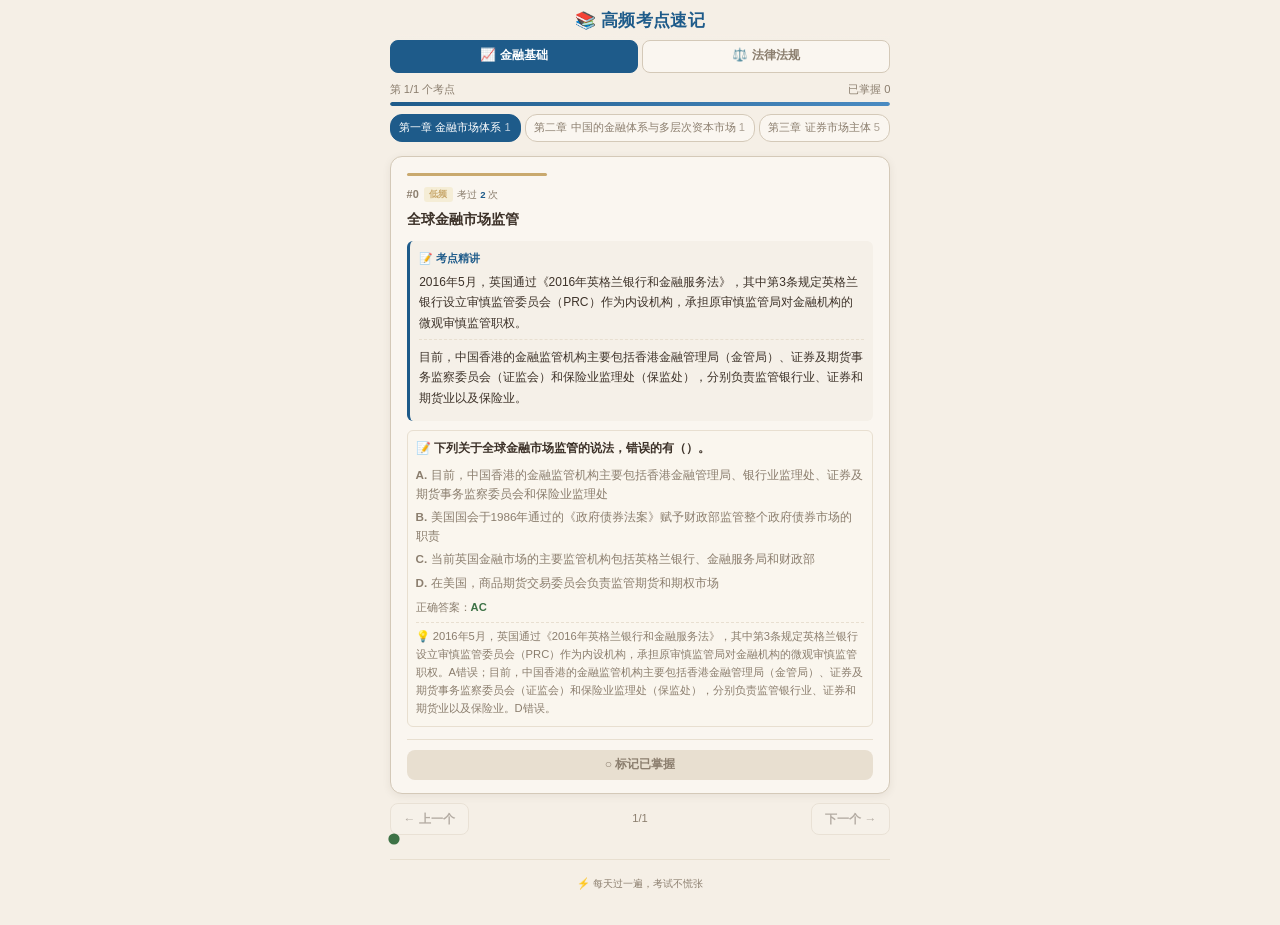
<file: study_cards.html>
<!DOCTYPE html>
<html lang="zh-CN">
<head>
<meta charset="UTF-8">
<meta name="viewport" content="width=device-width,initial-scale=1.0,maximum-scale=1.0,user-scalable=no">
<meta name="theme-color" content="#f5efe6">
<title>证券从业 · 高频考点速记</title>
<style>
:root {
  --bg: #f5efe6;
  --card: #faf6f0;
  --blue: #1e5b8a;
  --blue-light: #4a8bc2;
  --blue-bg: rgba(30,91,138,0.06);
  --red: #c23b22;
  --red-bg: rgba(194,59,34,0.06);
  --green: #3d7246;
  --green-bg: rgba(61,114,70,0.08);
  --gold: #c9a96e;
  --gold-light: #f5edd6;
  --border: #d4c9b8;
  --border-light: #e8dfd0;
  --text: #3d3229;
  --dim: #8b7e6e;
  --shadow: rgba(62, 50, 41, 0.08);
}
* { margin:0; padding:0; box-sizing:border-box; -webkit-tap-highlight-color:transparent; }
html { font-size:16px; }
body {
  font-family: -apple-system, 'PingFang SC', 'Microsoft YaHei', sans-serif;
  background: var(--bg);
  color: var(--text);
  line-height: 1.6;
  min-height: 100vh;
  padding-bottom: env(safe-area-inset-bottom);
}
.container { max-width: 520px; margin: 0 auto; padding: 0 0.6rem 1rem; }

/* Header */
.header {
  position: sticky; top: 0; z-index: 50;
  background: linear-gradient(180deg, var(--bg) 0%, var(--bg) 85%, transparent 100%);
  padding: 0.5rem 0 0.3rem;
}
.header h1 {
  font-size: 1.05rem; font-weight: 700; color: var(--blue);
  text-align: center; letter-spacing: 0.02em;
}

/* Subject Tabs */
.subj-tabs { display: flex; gap: 4px; margin-bottom: 0.5rem; }
.subj-tab {
  flex: 1; padding: 0.35rem 0.3rem; border-radius: 8px;
  font-size: 0.78rem; font-weight: 600;
  border: 1px solid var(--border); cursor: pointer;
  background: var(--card); color: var(--dim);
  text-align: center; transition: all 0.2s;
}
.subj-tab.on { background: var(--blue); color: #fff; border-color: var(--blue); }

/* Progress */
.progress-area { margin-bottom: 0.5rem; }
.progress-text {
  display: flex; justify-content: space-between;
  font-size: 0.7rem; color: var(--dim); margin-bottom: 3px;
}
.progress-bar { height: 4px; background: var(--border-light); border-radius: 2px; overflow: hidden; }
.progress-fill {
  height: 100%; border-radius: 2px;
  background: linear-gradient(90deg, var(--blue), var(--blue-light));
  transition: width 0.4s;
}

/* Chapter Selector */
.ch-selector {
  display: flex; gap: 4px; overflow-x: auto;
  padding-bottom: 0.4rem; margin-bottom: 0.5rem;
  -webkit-overflow-scrolling: touch;
}
.ch-selector::-webkit-scrollbar { display: none; }
.ch-pill {
  flex-shrink: 0; padding: 0.25rem 0.55rem;
  border-radius: 12px; font-size: 0.7rem; font-weight: 500;
  border: 1px solid var(--border);
  background: var(--card); color: var(--dim);
  cursor: pointer; white-space: nowrap; transition: all 0.2s;
}
.ch-pill.on { background: var(--blue); color: #fff; border-color: var(--blue); }

/* Card */
.card {
  background: var(--card);
  border: 1px solid var(--border);
  border-radius: 12px;
  padding: 1rem 1rem 0.8rem;
  box-shadow: 0 2px 8px var(--shadow);
}

/* Heat bar */
.card-heat { height: 3px; border-radius: 3px; margin-bottom: 0.6rem; }
.card-heat.r3 { background: var(--red); }
.card-heat.r2 { background: var(--blue); }
.card-heat.r1 { background: var(--gold); }

/* Card header */
.card-hd {
  display: flex; align-items: center; gap: 0.3rem;
  margin-bottom: 0.4rem; flex-wrap: wrap;
}
.card-rank { font-size: 0.68rem; color: var(--dim); font-weight: 600; }
.rank-badge {
  display: inline-block; font-size: 0.55rem; padding: 0.05rem 0.35rem;
  border-radius: 3px; font-weight: 600;
}
.rank-badge.r3 { background: var(--red-bg); color: var(--red); }
.rank-badge.r2 { background: var(--blue-bg); color: var(--blue); }
.rank-badge.r1 { background: #f5edd6; color: var(--gold); }
.chapter-tag {
  font-size: 0.6rem; color: var(--dim);
  background: var(--border-light); padding: 0.05rem 0.35rem;
  border-radius: 3px; margin-left: auto;
}
.count-badge {
  font-size: 0.6rem; color: var(--dim);
}
.count-badge b { color: var(--blue); font-weight: 700; }

/* Card title */
.card-title {
  font-size: 0.9rem; font-weight: 700; line-height: 1.5;
  margin-bottom: 0.6rem; color: var(--text);
}

/* Structured content - unified */
.card-body { font-size: 0.78rem; line-height: 1.7; }
.card-explain {
  background: #f5f0e8;
  border-left: 3px solid var(--blue);
  border-radius: 6px;
  padding: 0.5rem 0.6rem;
  margin-bottom: 0.5rem;
}
.card-explain-title {
  font-size: 0.68rem; font-weight: 700; color: var(--blue);
  margin-bottom: 0.3rem;
}
.card-explain-body { font-size: 0.75rem; color: var(--text); }
.card-explain-body p { margin-bottom: 0.3rem; }
.card-explain-body ul { margin: 0; padding-left: 14px; list-style-type: disc; }
.card-explain-body li { margin-bottom: 2px; line-height: 1.6; }
.card-explain-body hr {
  border: none; border-top: 1px dashed var(--border-light);
  margin: 0.4rem 0;
}

/* Practice question in card */
.practice-box {
  margin-top: 0.6rem; padding: 0.5rem;
  background: #faf6ee; border: 1px solid var(--border-light);
  border-radius: 6px;
}
.practice-q {
  font-size: 0.75rem; font-weight: 600; margin-bottom: 0.3rem;
  color: var(--text);
}
.practice-choices { font-size: 0.73rem; margin-bottom: 0.3rem; }
.practice-choices .pc { padding: 0.15rem 0; color: var(--dim); }
.practice-answer {
  font-size: 0.7rem; color: var(--green); font-weight: 600;
}
.practice-answer .label { color: var(--dim); font-weight: 400; }

/* Card actions */
.card-actions {
  display: flex; gap: 6px; margin-top: 0.8rem;
  padding-top: 0.6rem; border-top: 1px solid var(--border-light);
}
.card-btn {
  flex: 1; padding: 0.4rem 0.5rem; border-radius: 8px;
  font-size: 0.75rem; font-weight: 600; border: none;
  cursor: pointer; transition: all 0.2s; text-align: center;
}
.card-btn:active { transform: scale(0.96); }
.card-btn.primary { background: var(--blue); color: #fff; }
.card-btn.primary:active { background: var(--blue-light); }
.card-btn.secondary { background: var(--border-light); color: var(--dim); }
.card-btn.success { background: var(--green-bg); color: var(--green); border: 1px solid var(--green); }
.card-btn.dim { background: var(--card); color: var(--dim); border: 1px solid var(--border); }

/* Navigation */
.card-nav {
  display: flex; justify-content: space-between; align-items: center;
  margin-top: 0.6rem; gap: 6px;
}
.nav-btn {
  padding: 0.4rem 0.8rem; border-radius: 8px;
  font-size: 0.75rem; font-weight: 600;
  border: 1px solid var(--border); cursor: pointer;
  background: var(--card); color: var(--text);
  transition: all 0.2s; min-width: 70px; text-align: center;
}
.nav-btn:active { background: var(--border-light); }
.nav-btn:disabled { opacity: 0.35; cursor: not-allowed; }
.nav-pos { font-size: 0.7rem; color: var(--dim); }

/* Mastery dots */
.mastery-bar {
  display: flex; gap: 3px; margin-bottom: 0.5rem; flex-wrap: wrap;
}
.mastery-dot {
  width: 8px; height: 8px; border-radius: 50%;
  background: var(--border-light); transition: background 0.3s;
  cursor: pointer; flex-shrink: 0;
}
.mastery-dot.mastered { background: var(--blue); }
.mastery-dot.current { background: var(--green); transform: scale(1.4); }

/* Empty state */
.card-empty {
  text-align: center; padding: 3rem 1rem;
  color: var(--dim); font-size: 0.85rem;
}
.card-empty .icon { font-size: 3rem; margin-bottom: 0.5rem; }

/* Loading */
.loading {
  text-align: center; padding: 3rem 1rem; color: var(--dim);
}
.spinner {
  display: inline-block; width: 24px; height: 24px;
  border: 3px solid var(--border-light); border-top-color: var(--blue);
  border-radius: 50%; animation: spin 0.8s linear infinite; margin-bottom: 0.5rem;
}
@keyframes spin { to { transform: rotate(360deg); } }

/* Toast */
.toast {
  position: fixed; bottom: 2rem; left: 50%; transform: translateX(-50%);
  background: var(--text); color: #fff; padding: 0.4rem 1rem;
  border-radius: 20px; font-size: 0.75rem;
  opacity: 0; transition: opacity 0.3s; z-index: 100;
  pointer-events: none;
}
.toast.show { opacity: 1; }

/* Footer */
.footer {
  text-align: center; padding: 1rem; color: var(--dim);
  font-size: 0.65rem; border-top: 1px solid var(--border-light);
  margin-top: 1rem;
}
</style>
</head>
<body>
<div class="container">
  <div class="header">
    <h1>📚 高频考点速记</h1>
  </div>

  <div class="subj-tabs" id="subjTabs">
    <div class="subj-tab on" onclick="switchSubject('fin')">📈 金融基础</div>
    <div class="subj-tab" onclick="switchSubject('law')">⚖️ 法律法规</div>
  </div>

  <div class="progress-area">
    <div class="progress-text">
      <span id="progressLabel">加载中...</span>
      <span id="masteryCount">已掌握 0</span>
    </div>
    <div class="progress-bar"><div class="progress-fill" id="progressFill" style="width:0%"></div></div>
  </div>

  <div class="ch-selector" id="chSelector"></div>

  <div id="cardArea">
    <div class="loading" id="loading">
      <div class="spinner"></div>
      <div>加载考点数据...</div>
    </div>
  </div>

  <div class="mastery-bar" id="masteryBar"></div>

  <div class="footer"><p>⚡ 每天过一遍，考试不慌张</p></div>
</div>
<div class="toast" id="toast"></div>

<script>
// ====== Data ======
let dataFin = null, dataLaw = null;
let currentSubject = 'fin';
let currentChapter = 0;
let currentPoint = 0;
let mastered = {};

// ====== Init ======
async function init() {
  try {
    const [fr, lr] = await Promise.all([
      fetch('gw_fin.json'),
      fetch('gw_law.json')
    ]);
    dataFin = await fr.json();
    dataLaw = await lr.json();
    try {
      const s = localStorage.getItem('study_cards_mastered');
      if (s) mastered = JSON.parse(s);
    } catch(e) {}
    doRender();
  } catch(e) {
    document.getElementById('cardArea').innerHTML =
      '<div class="card-empty"><div class="icon">❌</div><div>加载失败: ' + e.message + '</div></div>';
  }
}

function getData() { return currentSubject === 'fin' ? dataFin : dataLaw; }

function getChapters() {
  const d = getData();
  if (!d) return [];
  return d.map((ch, i) => ({
    idx: i,
    name: (ch.chapter || '第'+(i+1)+'章').replace(/^\s+/, '').replace(/\s+$/, ''),
    points: ch.points || []
  }));
}

function getCurrentChapter() {
  const chs = getChapters();
  return chs[currentChapter] || chs[0] || null;
}

function getChapterPoints() {
  const ch = getCurrentChapter();
  return ch ? ch.points : [];
}

// ====== Render ======
function doRender() {
  renderSelector();
  renderCard();
  renderDots();
}

function renderSelector() {
  const chs = getChapters();
  const el = document.getElementById('chSelector');
  if (chs.length === 0) { el.innerHTML = ''; return; }
  
  // Ensure currentChapter is valid
  if (currentChapter >= chs.length) currentChapter = 0;

  el.innerHTML = chs.map((ch, i) =>
    '<div class="ch-pill' + (i === currentChapter ? ' on' : '') + '" onclick="switchCh(' + i + ')">'
    + ch.name + ' <span style="font-weight:400;opacity:0.7">' + ch.points.length + '</span></div>'
  ).join('');
}

function switchCh(idx) {
  currentChapter = idx;
  currentPoint = 0;
  doRender();
}

function switchSubject(subj) {
  currentSubject = subj;
  currentChapter = 0;
  currentPoint = 0;
  document.querySelectorAll('.subj-tab').forEach(t => t.classList.toggle('on', t.textContent.includes(subj === 'fin' ? '金融' : '法律')));
  doRender();
}

function renderCard() {
  const pts = getChapterPoints();
  const total = pts.length;
  const area = document.getElementById('cardArea');
  
  // Update progress
  const mc = countMastered();
  document.getElementById('progressLabel').textContent = total > 0
    ? '第 ' + (currentPoint + 1) + '/' + total + ' 个考点'
    : '暂无考点';
  document.getElementById('masteryCount').textContent = '已掌握 ' + mc;
  document.getElementById('progressFill').style.width = total > 0
    ? ((currentPoint + 1) / total * 100) + '%' : '0%';

  if (total === 0) {
    area.innerHTML = '<div class="card-empty"><div class="icon">📭</div><div>该章暂无考点</div></div>';
    return;
  }

  if (currentPoint >= total) currentPoint = total - 1;
  const pt = pts[currentPoint];
  if (!pt) { currentPoint = 0; renderCard(); return; }

  const rank = pt.rank || 1;
  const rankLabel = rank >= 3 ? '高频' : (rank >= 2 ? '中频' : '低频');
  const concepts = Array.isArray(pt.concepts) ? pt.concepts : [];
  const rules = Array.isArray(pt.rules) ? pt.rules : [];
  const exceptions = Array.isArray(pt.exceptions) ? pt.exceptions : [];
  const key = getPointKey(pt);

  let html = '<div class="card">';
  
  // Heat bar
  html += '<div class="card-heat r' + rank + '" style="width:' + Math.min(rank * 30, 90) + '%"></div>';
  
  // Header
  html += '<div class="card-hd">';
  html += '<span class="card-rank">#' + currentPoint + '</span>';
  html += '<span class="rank-badge r' + rank + '">' + (rank >= 3 ? '🔥' : '') + rankLabel + '</span>';
  html += '<span class="count-badge">考过 <b>' + (pt.count || 0) + '</b> 次</span>';
  html += '</div>';
  
  // Title
  html += '<div class="card-title">' + esc(pt.name || '') + '</div>';

  // Structured content - unified
  var allContent = [];
  concepts.forEach(function(c) { allContent.push(c); });
  if (rules.length > 0 && concepts.length > 0) allContent.push('---');
  rules.forEach(function(r) { allContent.push(r); });
  if (exceptions.length > 0 && (concepts.length > 0 || rules.length > 0)) allContent.push('---');
  exceptions.forEach(function(e) { allContent.push(e); });
  
  if (allContent.length > 0) {
    html += '<div class="card-body">';
    html += '<div class="card-explain">';
    html += '<div class="card-explain-title">📝 考点精讲</div>';
    html += '<div class="card-explain-body">';
    allContent.forEach(function(item) {
      if (item === '---') {
        html += '<hr>';
      } else {
        html += '<p>' + esc(item) + '</p>';
      }
    });
    html += '</div></div></div>';
  }

  // Practice question (if available)
  if (pt.question) {
    html += '<div class="practice-box">';
    html += '<div class="practice-q">📝 ' + esc(pt.question) + '</div>';
    if (pt.choices) {
      html += '<div class="practice-choices">';
      for (var k in pt.choices) {
        html += '<div class="pc"><b>' + k + '.</b> ' + esc(pt.choices[k]) + '</div>';
      }
      html += '</div>';
    }
    if (pt.answer) {
      html += '<div class="practice-answer"><span class="label">正确答案：</span>' + esc(pt.answer) + '</div>';
    }
    if (pt.analysis) {
      html += '<div style="font-size:0.7rem;color:var(--dim);margin-top:0.3rem;padding-top:0.3rem;border-top:1px dashed var(--border-light)">💡 ' + esc(pt.analysis) + '</div>';
    }
    html += '</div>';
  }
  
  // Actions
  const isMastered = !!mastered[key];
  html += '<div class="card-actions">';
  html += '<button class="card-btn ' + (isMastered ? 'success' : 'secondary') + '" onclick="toggleMastered()">'
       + (isMastered ? '✅ 已掌握' : '○ 标记已掌握') + '</button>';
  html += '</div>';
  html += '</div>';

  // Navigation
  html += '<div class="card-nav">';
  html += '<button class="nav-btn" onclick="navPt(-1)"' + (currentPoint <= 0 ? ' disabled' : '') + '>← 上一个</button>';
  html += '<span class="nav-pos">' + (currentPoint + 1) + '/' + total + '</span>';
  html += '<button class="nav-btn" onclick="navPt(1)"' + (currentPoint >= total - 1 ? ' disabled' : '') + '>下一个 →</button>';
  html += '</div>';

  area.innerHTML = html;
}

function formatList(arr) {
  if (!arr || arr.length === 0) return '';
  if (arr.length === 1) return esc(arr[0]);
  return '<ul>' + arr.map(s => '<li>' + esc(s) + '</li>').join('') + '</ul>';
}

function renderDots() {
  const pts = getChapterPoints();
  const bar = document.getElementById('masteryBar');
  if (pts.length === 0) { bar.innerHTML = ''; return; }
  
  bar.innerHTML = pts.map((p, i) => {
    const cls = [];
    if (getPointKey(p) && mastered[getPointKey(p)]) cls.push('mastered');
    if (i === currentPoint) cls.push('current');
    return '<div class="mastery-dot' + (cls.length ? ' ' + cls.join(' ') : '') + '" onclick="jumpPt(' + i + ')"></div>';
  }).join('');
}

function getPointKey(pt) {
  return currentSubject + '-' + currentChapter + '-' + (pt.rank || 0) + '-' + (pt.name || '').substring(0, 10);
}

function countMastered() {
  const pts = getChapterPoints();
  let c = 0;
  for (var i = 0; i < pts.length; i++) {
    if (mastered[getPointKey(pts[i])]) c++;
  }
  return c;
}

function navPt(dir) {
  const pts = getChapterPoints();
  const n = currentPoint + dir;
  if (n < 0 || n >= pts.length) return;
  currentPoint = n;
  doRender();
}

function jumpPt(idx) {
  currentPoint = idx;
  doRender();
}

function toggleMastered() {
  const pts = getChapterPoints();
  const pt = pts[currentPoint];
  if (!pt) return;
  const key = getPointKey(pt);
  
  if (mastered[key]) {
    delete mastered[key];
    showToast('已取消掌握');
  } else {
    mastered[key] = true;
    showToast('✅ 标记为已掌握！');
    if (currentPoint < pts.length - 1) {
      setTimeout(() => navPt(1), 400);
    }
  }
  try { localStorage.setItem('study_cards_mastered', JSON.stringify(mastered)); } catch(e) {}
  doRender();
}

function showToast(msg) {
  const t = document.getElementById('toast');
  t.textContent = msg;
  t.classList.add('show');
  setTimeout(() => t.classList.remove('show'), 2000);
}

function esc(s) {
  if (!s && s !== 0) return '';
  var d = document.createElement('div');
  d.textContent = String(s);
  return d.innerHTML;
}

init();
</script>
</body>
</html>
</file>
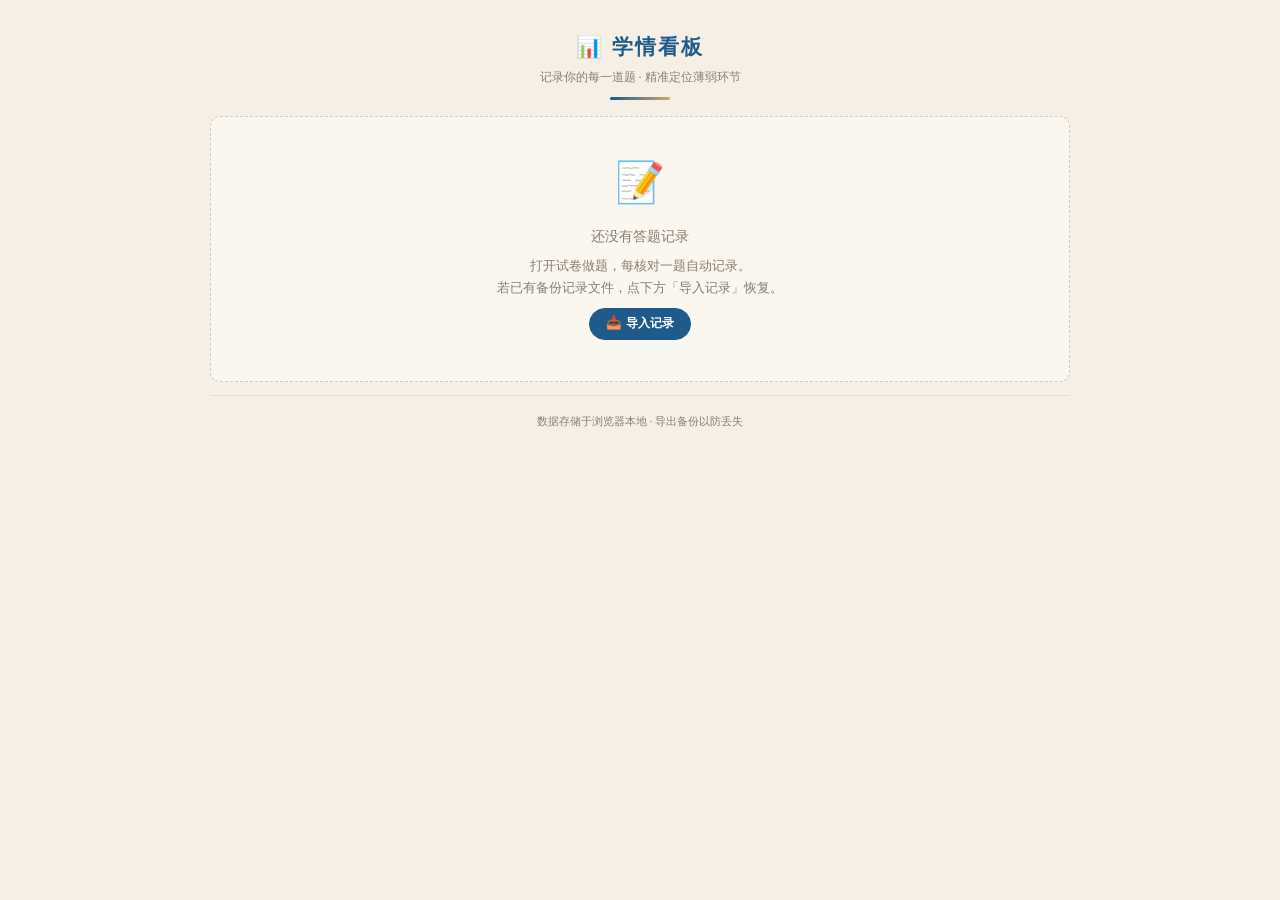
<file: 学情看板.html>
<!DOCTYPE html>
<html lang="zh-CN">
<head>
<meta charset="UTF-8">
<meta name="viewport" content="width=device-width,initial-scale=1.0,maximum-scale=1.0,user-scalable=no">
<title>证券从业 · 学情看板</title>
<style>
:root {
  --bg: #f5efe6; --card: #faf6f0; --border: #d4c9b8;
  --border-light: #e8dfd0; --text: #3d3229; --text-dim: #8a7e6f;
  --blue: #1e5b8a; --blue-bg: rgba(30,91,138,0.06);
  --red: #c23b22; --red-bg: rgba(194,59,34,0.08);
  --green: #3d7246; --green-bg: rgba(61,114,70,0.08);
  --gold: #c9a96e; --shadow: rgba(61,50,41,0.06);
}
* { margin:0; padding:0; box-sizing:border-box; }
body {
  font-family: -apple-system, 'PingFang SC', 'Microsoft YaHei', 'Noto Serif SC', serif;
  background: var(--bg); color: var(--text); line-height: 1.7;
  padding: 0.8rem; min-height: 100vh;
}
.container { max-width: 860px; margin: 0 auto; }

/* ── 头部 ── */
.hd { text-align:center; padding:1rem 0; position:relative; }
.hd::after { content:''; display:block; width:60px; height:3px;
  background:linear-gradient(90deg,var(--blue),var(--gold));
  margin:0.6rem auto 0; border-radius:2px; }
.hd h1 { font-size:1.3rem; font-weight:800; color:var(--blue); letter-spacing:2px; }
.hd .sub { color:var(--text-dim); font-size:0.75rem; margin-top:0.2rem; }

/* ── 统计卡片 ── */
.cards { display:grid; grid-template-columns:repeat(auto-fit,minmax(180px,1fr)); gap:8px; margin-bottom:1rem; }
.card {
  background:var(--card); border:1px solid var(--border-light); border-radius:10px;
  padding:0.8rem; text-align:center; box-shadow:0 2px 6px var(--shadow);
}
.card-num { font-size:2rem; font-weight:800; }
.card-label { font-size:0.72rem; color:var(--text-dim); margin-top:2px; }
.card-num.green { color:var(--green); }
.card-num.red { color:var(--red); }
.card-num.blue { color:var(--blue); }
.card-num.gold { color:var(--gold); }

/* ── 分区标题 ── */
.sec-title {
  font-size:0.95rem; font-weight:700; color:var(--blue);
  padding:0.4rem 0; margin:0.8rem 0 0.3rem;
  border-bottom:1.5px solid var(--border-light);
  display:flex; align-items:center; gap:6px; flex-wrap:wrap;
}
.sec-title .badge {
  font-size:0.65rem; font-weight:400; color:var(--text-dim);
  background:var(--blue-bg); padding:2px 8px; border-radius:999px;
}

/* ── 列表 ── */
.list { display:flex; flex-direction:column; gap:3px; }
.item {
  background:var(--card); border:1px solid var(--border-light); border-radius:8px;
  padding:8px 12px; display:flex; align-items:center; gap:8px;
  transition:box-shadow 0.2s;
}
.item:hover { box-shadow:0 2px 8px var(--shadow); }
.item .bar-wrap { flex:1; height:6px; background:var(--bg); border-radius:3px; overflow:hidden; }
.item .bar-fill { height:100%; border-radius:3px; transition:width 0.3s; }
.item .bar-fill.good { background:var(--green); }
.item .bar-fill.ok { background:var(--gold); }
.item .bar-fill.poor { background:var(--red); }
.item .label { font-size:0.82rem; font-weight:500; min-width:140px; }
.item .stat { font-size:0.72rem; color:var(--text-dim); min-width:80px; text-align:right; }
.item .stat b { font-size:0.85rem; }

/* ── 类型统计 ── */
.type-grid { display:grid; grid-template-columns:repeat(3,1fr); gap:6px; margin-bottom:0.5rem; }
.type-card {
  background:var(--card); border:1px solid var(--border-light); border-radius:8px;
  padding:0.6rem; text-align:center;
}
.type-card .tc-num { font-size:1.2rem; font-weight:700; }
.type-card .tc-label { font-size:0.68rem; color:var(--text-dim); }
.type-card .tc-rate { font-size:0.9rem; margin-top:2px; }

/* ── 空状态 ── */
.empty {
  text-align:center; padding:2rem; color:var(--text-dim);
  background:var(--card); border:1px dashed var(--border); border-radius:10px;
  font-size:0.85rem;
}
.empty .big { font-size:2.5rem; margin-bottom:0.5rem; }

/* ── 按钮 ── */
.actions { display:flex; gap:6px; flex-wrap:wrap; margin:0.6rem 0; justify-content:center; }
.btn {
  padding:0.4rem 1rem; border-radius:999px; font-size:0.78rem; font-weight:600;
  cursor:pointer; border:1.5px solid var(--border); background:var(--card);
  color:var(--text-dim); transition:all 0.15s;
}
.btn:hover { border-color:var(--blue-dim); color:var(--blue); }
.btn.primary { background:var(--blue); color:#fff; border-color:var(--blue); }
.btn.primary:hover { opacity:0.85; }
.btn.danger { background:var(--red); color:#fff; border-color:var(--red); }
.btn.danger:hover { opacity:0.85; }

/* ── 详细记录 ── */
.detail-toggle {
  text-align:center; margin:0.5rem 0; font-size:0.78rem;
  color:var(--blue); cursor:pointer; text-decoration:underline;
}
.detail-table { display:none; width:100%; border-collapse:collapse; font-size:0.75rem; }
.detail-table.show { display:table; }
.detail-table th { background:var(--blue); color:#fff; padding:4px 6px; text-align:left; font-weight:600; }
.detail-table td { padding:4px 6px; border-bottom:1px solid var(--border-light); }
.detail-table tr:nth-child(even) { background:var(--blue-bg); }
.detail-table .ok { color:var(--green); font-weight:700; }
.detail-table .fail { color:var(--red); font-weight:700; }

/* ── 文件导入 ── */
#importInput { display:none; }

@media (max-width:480px) {
  .cards { grid-template-columns:repeat(2,1fr); }
  .type-grid { grid-template-columns:1fr; }
  .item .label { min-width:100px; font-size:0.78rem; }
}
</style>
</head>
<body>
<div class="container">
  <div class="hd">
    <h1>📊 学情看板</h1>
    <div class="sub">记录你的每一道题 · 精准定位薄弱环节</div>
  </div>

  <div id="empty-state" class="empty" style="display:none;">
    <div class="big">📝</div>
    <div>还没有答题记录</div>
    <div style="margin:0.5rem 0;font-size:0.8rem;">
      打开试卷做题，每核对一题自动记录。<br>
      若已有备份记录文件，点下方「导入记录」恢复。
    </div>
    <div class="actions" style="margin-top:0.5rem;">
      <button class="btn primary" onclick="document.getElementById('importInput').click()">📥 导入记录</button>
    </div>
  </div>

  <div id="main-content">
    <!-- 统计卡片 -->
    <div class="cards" id="stat-cards"></div>

    <!-- 操作按钮 -->
    <div class="actions">
      <button class="btn primary" onclick="document.getElementById('importInput').click()">📥 导入记录</button>
      <button class="btn" onclick="downloadRecords()">💾 导出备份</button>
      <button class="btn danger" onclick="ExamRecorder.clear()">🗑️ 清空记录</button>
    </div>

    <!-- 题型统计 -->
    <div class="sec-title">📌 题型正确率</div>
    <div class="type-grid" id="type-stats"></div>

    <!-- 章节统计 -->
    <div class="sec-title">📖 各章薄弱点 <span class="badge">从弱到强排序</span></div>
    <div class="list" id="chapter-list"></div>

    <!-- 近期答题 -->
    <div class="sec-title">🕐 最近答题 <span class="badge" id="recent-count"></span></div>
    <div id="recent-questions"></div>

    <!-- 详细记录开关 -->
    <div class="detail-toggle" id="detail-toggle" onclick="toggleDetail()">📋 查看全部记录</div>
    <table class="detail-table" id="detail-table">
      <thead><tr><th>时间</th><th>来源</th><th>章节</th><th>题型</th><th>结果</th></tr></thead>
      <tbody id="detail-body"></tbody>
    </table>
  </div>

  <input type="file" id="importInput" accept=".json" onchange="importRecords(event)">

  <div class="footer" style="text-align:center;padding:1rem;color:var(--text-dim);font-size:0.68rem;border-top:1px solid var(--border-light);margin-top:0.8rem;">
    数据存储于浏览器本地 · 导出备份以防丢失
  </div>
</div>

<script src="recorder.js"></script>
<script>
function renderDashboard() {
  if (!window.ExamRecorder) return;
  const stats = window.ExamRecorder.getStats();
  const main = document.getElementById('main-content');
  const empty = document.getElementById('empty-state');

  if (stats.total === 0) {
    main.style.display = 'none';
    empty.style.display = 'block';
    return;
  }
  main.style.display = 'block';
  empty.style.display = 'none';

  // ── 统计卡片 ──
  document.getElementById('stat-cards').innerHTML = `
    <div class="card"><div class="card-num blue">${stats.total}</div><div class="card-label">已答题数</div></div>
    <div class="card"><div class="card-num ${stats.accuracy >= 60 ? 'green' : 'red'}">${stats.accuracy}%</div><div class="card-label">总正确率</div></div>
    <div class="card"><div class="card-num green">${stats.correct}</div><div class="card-label">正确</div></div>
    <div class="card"><div class="card-num red">${stats.total - stats.correct}</div><div class="card-label">错误</div></div>
  `;

  // ── 题型统计 ──
  const bt = stats.byType;
  document.getElementById('type-stats').innerHTML = `
    <div class="type-card">
      <div class="tc-num" style="color:${bt.single.rate >= 60 ? 'var(--green)' : 'var(--red)'}">${bt.single.rate}%</div>
      <div class="tc-label">单选题</div>
      <div style="font-size:0.65rem;color:var(--text-dim)">${bt.single.correct}/${bt.single.total}</div>
    </div>
    <div class="type-card">
      <div class="tc-num" style="color:${bt.multi.rate >= 60 ? 'var(--green)' : 'var(--red)'}">${bt.multi.rate}%</div>
      <div class="tc-label">多选题</div>
      <div style="font-size:0.65rem;color:var(--text-dim)">${bt.multi.correct}/${bt.multi.total}</div>
    </div>
    <div class="type-card">
      <div class="tc-num" style="color:${bt.judge.rate >= 60 ? 'var(--green)' : 'var(--red)'}">${bt.judge.rate}%</div>
      <div class="tc-label">判断题</div>
      <div style="font-size:0.65rem;color:var(--text-dim)">${bt.judge.correct}/${bt.judge.total}</div>
    </div>
  `;

  // ── 章节统计（从弱到强） ──
  const chList = document.getElementById('chapter-list');
  if (stats.byChapter.length === 0) {
    chList.innerHTML = '<div class="empty">暂无章节数据</div>';
  } else {
    chList.innerHTML = stats.byChapter.map(ch => {
      const rate = parseFloat(ch.rate);
      const cls = rate >= 70 ? 'good' : (rate >= 50 ? 'ok' : 'poor');
      return `<div class="item">
        <span class="label">${ch.chapter}</span>
        <div class="bar-wrap"><div class="bar-fill ${cls}" style="width:${ch.rate}%"></div></div>
        <span class="stat"><b>${ch.rate}%</b> (${ch.correct}/${ch.total})</span>
      </div>`;
    }).join('');
  }

  // ── 最近答题 ──
  const records = ExamRecorder.getStats().total > 0 ? (function() {
    try { return JSON.parse(localStorage.getItem('sec_exam_records') || '[]'); } catch(e) { return []; }
  })() : [];
  const recent = records.slice(-10).reverse();
  document.getElementById('recent-count').textContent = `最近${recent.length}条`;
  document.getElementById('recent-questions').innerHTML = recent.length === 0
    ? '<div class="empty" style="padding:0.8rem">暂无</div>'
    : recent.map(r => {
        const time = new Date(r.timestamp).toLocaleString('zh-CN', {month:'2-digit',day:'2-digit',hour:'2-digit',minute:'2-digit'});
        const icon = r.isCorrect ? '✅' : '❌';
        const qText = (r.question || '').substring(0, 50);
        return `<div class="item">
          <span style="font-size:0.72rem;color:var(--text-dim);min-width:40px;">${time}</span>
          <span style="font-size:0.72rem;color:var(--text-dim);min-width:55px;">${r.source || ''}</span>
          <span style="flex:1;font-size:0.78rem;white-space:nowrap;overflow:hidden;text-overflow:ellipsis;">${qText}...</span>
          <span style="font-size:0.85rem;">${icon}</span>
          <span style="font-size:0.7rem;color:var(--text-dim);min-width:55px;">${r.correctAnswer || ''}</span>
        </div>`;
    }).join('');

  // ── 全部记录表格 ──
  document.getElementById('detail-body').innerHTML = records.slice().reverse().map(r => {
    const time = new Date(r.timestamp).toLocaleString('zh-CN', {month:'2-digit',day:'2-digit',hour:'2-digit',minute:'2-digit'});
    const cls = r.isCorrect ? 'ok' : 'fail';
    const icon = r.isCorrect ? '✅' : '❌';
    return `<tr>
      <td>${time}</td>
      <td>${r.source || ''}</td>
      <td>${(r.chapter || '').substring(0,25)}</td>
      <td>${r.typeCn || r.type || ''}</td>
      <td class="${cls}">${icon} ${r.isCorrect ? '正确' : '错误'} (${r.correctAnswer || ''})</td>
    </tr>`;
  }).join('');
}

function toggleDetail() {
  const table = document.getElementById('detail-table');
  table.classList.toggle('show');
}

function importRecords(event) {
  const file = event.target.files[0];
  if (!file) return;
  const reader = new FileReader();
  reader.onload = function(e) {
    const result = window.ExamRecorder.importFromJSON(e.target.result);
    if (result.success) {
      alert(`✅ 成功导入 ${result.count} 条记录`);
      renderDashboard();
    } else {
      alert('❌ 导入失败：' + result.error);
    }
  };
  reader.readAsText(file);
  event.target.value = '';
}

// 初始渲染
document.addEventListener('DOMContentLoaded', renderDashboard);

// 实时更新：监听新记录
document.addEventListener('exam-record', function() {
  renderDashboard();
});
</script>
</body>
</html>
</file>
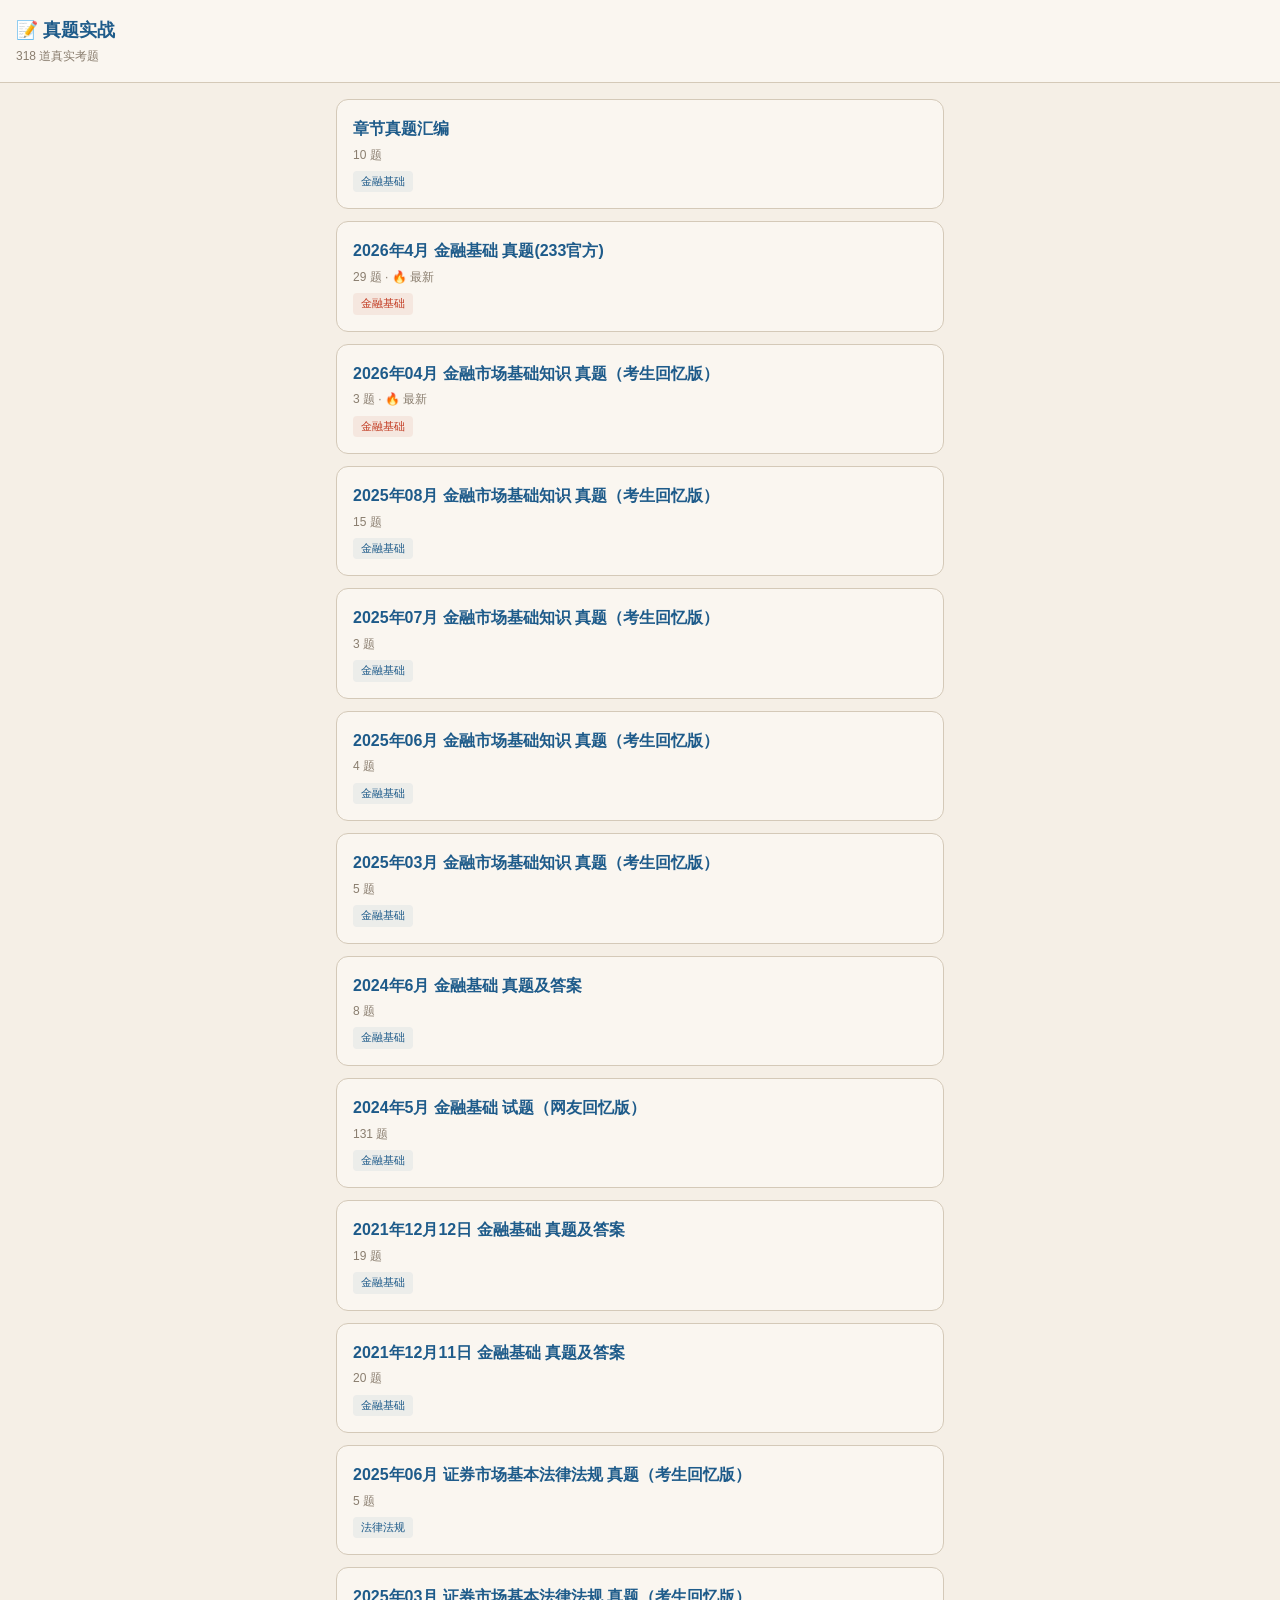
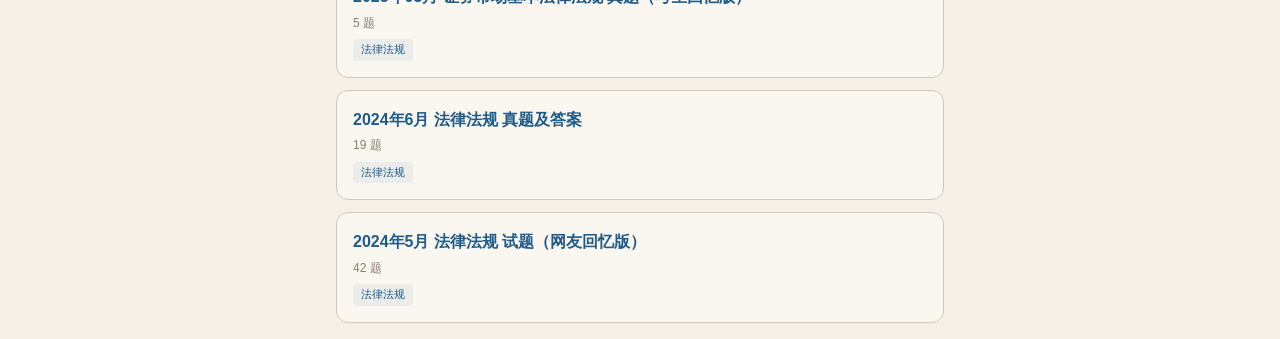
<file: 真题实战.html>
<!DOCTYPE html>
<html lang="zh-CN">
<head>
<meta charset="UTF-8">
<meta name="viewport" content="width=device-width,initial-scale=1.0,maximum-scale=1.0,user-scalable=no">
<meta name="theme-color" content="#f5efe6">
<title>证券从业 · 真题实战</title>
<style>
:root {
  --bg: #f5efe6;
  --card: #faf6f0;
  --card-alt: #f0e8db;
  --border: #d4c9b8;
  --border-light: #e8dfd0;
  --text: #3d3229;
  --text-dim: #8a7e6f;
  --text-light: #b8a99a;
  --blue: #1e5b8a;
  --blue-light: #4a8bc2;
  --blue-dim: #7ba3c7;
  --blue-bg: rgba(30,91,138,0.06);
  --red: #c23b22;
  --red-light: #d4735e;
  --red-bg: rgba(194,59,34,0.08);
  --green: #3d7246;
  --green-light: #5c9a66;
  --green-bg: rgba(61,114,70,0.08);
  --gold: #c9a96e;
  --gold-light: #e8dbaa;
  --shadow: rgba(61,50,41,0.06);
}
* { margin:0; padding:0; box-sizing:border-box; }
body { font-family:-apple-system,BlinkMacSystemFont,"Segoe UI",Roboto,sans-serif; background:var(--bg); color:var(--text); font-size:15px; line-height:1.6; }
.header { background:var(--card); border-bottom:1px solid var(--border); padding:16px; position:sticky; top:0; z-index:100; }
.header h1 { font-size:18px; color:var(--blue); }
.header .sub { font-size:12px; color:var(--text-dim); margin-top:2px; }
.content { max-width:640px; margin:0 auto; padding:16px; }
.paper-grid { display:flex; flex-direction:column; gap:12px; }
.paper-card { background:var(--card); border:1px solid var(--border); border-radius:12px; padding:16px; cursor:pointer; transition:all 0.2s; }
.paper-card:active { transform:scale(0.98); }
.paper-card h3 { font-size:16px; color:var(--blue); }
.paper-card .meta { font-size:12px; color:var(--text-dim); margin-top:4px; }
.paper-card .badge { display:inline-block; background:var(--blue-bg); color:var(--blue); padding:2px 8px; border-radius:4px; font-size:11px; margin-top:6px; }
.paper-card .badge-new { background:var(--red-bg); color:var(--red); }
.q-header { display:flex; justify-content:space-between; align-items:center; margin-bottom:12px; }
.q-header .back { color:var(--blue); font-size:14px; cursor:pointer; }
.q-header .counter { font-size:12px; color:var(--text-dim); }
.q-card { background:var(--card); border:1px solid var(--border); border-radius:12px; padding:16px; margin-bottom:16px; }
.q-stem { font-size:15px; line-height:1.7; margin-bottom:12px; }
.q-stem .q-num { color:var(--blue); font-weight:600; margin-right:6px; }
.opt { padding:10px 12px; border:1px solid var(--border-light); border-radius:8px; margin-bottom:6px; cursor:pointer; transition:all 0.15s; font-size:14px; }
.opt:active { transform:scale(0.98); }
.opt.selected { border-color:var(--blue); background:var(--blue-bg); }
.opt.correct { border-color:var(--green) !important; background:var(--green-bg) !important; }
.opt.wrong { border-color:var(--red) !important; background:var(--red-bg) !important; }
.opt.disabled { opacity:0.6; pointer-events:none; }
.q-actions { display:flex; gap:8px; margin-top:12px; }
.q-actions button { flex:1; padding:10px; border:none; border-radius:8px; font-size:14px; cursor:pointer; }
.btn-primary { background:var(--blue); color:#fff; }
.btn-secondary { background:var(--card-alt); color:var(--text); display:none; }
.answer-box { display:none; margin-top:12px; padding:12px; border-radius:8px; font-size:13px; line-height:1.6; }
.answer-box.show { display:block; }
.answer-correct { background:var(--green-bg); color:var(--green); }
.answer-wrong { background:var(--red-bg); color:var(--red); }
.answer-text { color:var(--text); margin-top:4px; }
.answer-chapter { font-size:11px; color:var(--text-dim); margin-top:6px; padding-top:6px; border-top:1px solid var(--border-light); }
.stats { display:flex; gap:12px; margin-bottom:16px; flex-wrap:wrap; }
.stat-item { background:var(--card); padding:8px 12px; border-radius:8px; font-size:12px; flex:1; text-align:center; border:1px solid var(--border-light); }
.stat-item .num { font-size:18px; font-weight:600; color:var(--blue); display:block; }
.stat-item .label { color:var(--text-dim); }
.nav-buttons { display:flex; gap:8px; margin-top:12px; }
.nav-buttons button { flex:1; padding:10px; border:1px solid var(--border); border-radius:8px; background:var(--card); font-size:14px; cursor:pointer; }
.nav-buttons button:disabled { opacity:0.3; cursor:not-allowed; }
</style>
</head>
<body>
<div class="header" id="header">
  <h1 id="page-title">📝 真题实战</h1>
  <div class="sub" id="page-sub">318 道真实考题</div>
</div>
<div class="content" id="page-home">
  <div class="paper-grid" id="paper-list"></div>
</div>
<div class="content" id="page-exam" style="display:none">
  <div class="q-header">
    <span class="back" onclick="goHome()">← 返回</span>
    <span class="counter" id="q-counter"></span>
  </div>
  <div class="stats" id="stats-bar"></div>
  <div id="q-container"></div>
  <div class="nav-buttons">
    <button id="btn-prev" onclick="prevQ()">← 上一题</button>
    <button id="btn-next" onclick="nextQ()">下一题 →</button>
  </div>
</div>
<script src="recorder.js"></script>
<script>
var ALL_PAPERS = {
  "2024年6月_金融基础_真题及答案": [
    {
      "id": 1,
      "stem": "从基金财产中列支的费用不包括( )。",
      "options": [
        "A. 基金托管人的托管费",
        "B. 基金的证券交易费用",
        "C. 基金转换费",
        "D. 基金管理人的管理费"
      ],
      "answer": "C",
      "explanation": "根据有关规定，下列与基金有关的费用可以从基金财产中列支：基金 管理人的管理费、基金托管人的托管费、基金合同生效后的会计师费和律师费、 基金份额持有人大会费用、基金的证券交易费用、按照国家有关规定和基金合同 规定可以在基金财产中列支的其他费用。",
      "chapter": "",
      "type": "single"
    },
    {
      "id": 2,
      "stem": "下列关于股票价格指数的说法，错误的是()。",
      "options": [
        "A. 股票价格指数一般由一些有影响力的机构编制，并定期及时发布",
        "B. 股票价格指数是衡量整个市场价格水平的一个总的尺度标准，能够观察股票市",
        "C. 股票价格指数是观测经济形势和周期状况的参考指标，被视为经济景气变化的",
        "D. 股票价格指数是用以反映整个市场上各种股票市场价格的总体水平及其变动"
      ],
      "answer": "D",
      "explanation": "当股票指数上涨时，意味着股票的平均价格水平上涨，而不是所有股 票价格上涨。 【所属章节考点】第四章第 3 节—股票价格指数",
      "chapter": "第4章 股票",
      "type": "single"
    },
    {
      "id": 3,
      "stem": "基金一般都是按照()的时间间隔对基金资产进行估值。",
      "options": [
        "A. 不确定",
        "B. 固定",
        "C. 管理人随时确定",
        "D. 托管人随时确定"
      ],
      "answer": "B",
      "explanation": "基金一般都按照【固定】的时间间隔对基金资产进行估值，通常相关 法规会规定一个最小的估值频率。 【所属章节考点】第六章第 3 节—基金资产估值需考虑的因素",
      "chapter": "第6章 证券投资基金",
      "type": "single"
    },
    {
      "id": 4,
      "stem": "上市公司向原股东配售股份，简称为()。",
      "options": [
        "A. 配股",
        "B. 定向发行",
        "C. 间接融资",
        "D. 增发"
      ],
      "answer": "A",
      "explanation": "向原股东配售股份，简称\"配股\" ，是公司按股东的持股比例向原股 东分配公司的新股认购权，准其优先认购新股的方式，即按老股一股配售若干新 股，以保护原股东的权益及其对公司的控制权。 【所属章节考点】第三章第 1 节—企业(公司)直接融资的方式及特征",
      "chapter": "第3章 证券市场主体",
      "type": "single"
    },
    {
      "id": 5,
      "stem": "下列关于地方政府债券的说法，错误的是()",
      "options": [
        "A. 由地方政府发行并负责偿还的债券",
        "B. 简称地方债券",
        "C. 发行主体是地方政府",
        "D. 筹集资金不能用于弥补地方财政资金的不足"
      ],
      "answer": "D",
      "explanation": "本题正确答案为 D。 选项 C 正确：地方政府债券的发行主体是地方政府，地方政府一般由不同的级次 组成，而且在不同的国家有不同的名称。 选项 D 错误，A、B 正确：地方政府债券简称\"地方债券\",也称为地方公债或地方 债，是地方政府根据本地区经济发展和资金需求状况，以承担还本付息责任为前 提，向社会筹集资金的债务凭证。 筹集的资金一般【用于弥补地方财政资金的不足】，或者地方兴建大型项目。 【所属章节考点】第五章第 1 节—地方政府债券",
      "chapter": "第5章 债券",
      "type": "single"
    },
    {
      "id": 6,
      "stem": "企业可以通过()实现对其他企业的控股或参股。",
      "options": [
        "A. 资产管理计划",
        "B. 发行债券",
        "C. 股票投资",
        "D. 收益权转让"
      ],
      "answer": "C",
      "explanation": "企业可以通过【股票投资】实现对其他企业的控股或参股，也可以将 暂时闲置的资金通过自营或委托专业机构进行证券投资以获取收益。 【所属章节考点】第三章第 2 节——企业和事业法人类机构投资者的概念与特点",
      "chapter": "第3章 证券市场主体",
      "type": "single"
    },
    {
      "id": 7,
      "stem": "关于商业银行金融债券发行的操作要求，下列说法正确的是()。",
      "options": [
        "A. 金融债券可以采取一次足额发行或限额内分期发行方式",
        "B. 金融债券可以在深圳证券交易所债券市场公开发行",
        "C. 商业银行发行金融债券有强制担保要求",
        "D. 金融债券可以在上海证券交易所债券市场公开发行"
      ],
      "answer": "A",
      "explanation": "金融债券可在全国银行间债券市场公开发行或定向发行，可以采取一 次足额发行或限额内分期发行的方式。商业银行发行金融债券没有强制担保要 求。 【所属章节考点】第五章第 2 节—我国金融债券的发行条件、申报文件、操作要 求、登记、托管与兑付的有关规定",
      "chapter": "第5章 债券",
      "type": "single"
    },
    {
      "id": 8,
      "stem": "能够促进储蓄--投资转化的市场是()。",
      "options": [
        "A. 金融市场",
        "B. 劳动力带场",
        "C. 技术市场",
        "D. 房地产市场"
      ],
      "answer": "A",
      "explanation": "金融市场的重要性具体体现在以下几个方面： (一)促进储蓄-投资转化。 (二)优化资源配置。 (三)反映经济状态。 (四)宏观调控。 【所属章节考点】第一章第 1 节—金融市场的重要性 持续整理更新中... 敬请期待！",
      "chapter": "第1章 金融市场体系",
      "type": "single"
    }
  ],
  "2024年6月_法律法规_真题及答案": [
    {
      "id": 1,
      "stem": "关于证券投资咨询人员申请登记为从事证券投资咨询业务的人员必须具备的",
      "options": [
        "A. 具有中华人民共和国国籍",
        "B. 具备完全民事行为能力",
        "C. 具有专科以上学历",
        "D. 未受过刑事处罚或者与证券业务有关的严重行政处罚"
      ],
      "answer": "C",
      "explanation": "证券投资咨询人员必须具备下列条件:",
      "chapter": "",
      "type": "single"
    },
    {
      "id": 2,
      "stem": "具有中华人民共和国国籍",
      "options": [],
      "answer": "",
      "explanation": "",
      "chapter": "",
      "type": "single"
    },
    {
      "id": 3,
      "stem": "品行良好、正直诚实，具有良好的职业道德:",
      "options": [],
      "answer": "",
      "explanation": "",
      "chapter": "",
      "type": "single"
    },
    {
      "id": 4,
      "stem": "未受过刑事处罚或者与证券业务有关的严重行政处罚;",
      "options": [],
      "answer": "",
      "explanation": "",
      "chapter": "",
      "type": "single"
    },
    {
      "id": 5,
      "stem": "具有【大学本科】以上学历:",
      "options": [],
      "answer": "",
      "explanation": "",
      "chapter": "",
      "type": "single"
    },
    {
      "id": 6,
      "stem": "证券投资咨询人员具有从事证券业务两年以上的经历，期货投资咨询人员具有",
      "options": [],
      "answer": "",
      "explanation": "",
      "chapter": "",
      "type": "single"
    },
    {
      "id": 7,
      "stem": "具备从事业务所需的相应专业能力，符合相关从业条件;",
      "options": [],
      "answer": "",
      "explanation": "",
      "chapter": "",
      "type": "single"
    },
    {
      "id": 8,
      "stem": "中国证监会规定的其他条件。",
      "options": [],
      "answer": "",
      "explanation": "",
      "chapter": "",
      "type": "single"
    },
    {
      "id": 9,
      "stem": "股份有限公司的发起人不得超过()",
      "options": [
        "A. 50 人",
        "B. 30 人",
        "C. 200 人",
        "D. 100 人"
      ],
      "answer": "C",
      "explanation": "设立股份有限公司，应当有 2 人以上 200 人以下为发起人。",
      "chapter": "",
      "type": "single"
    },
    {
      "id": 10,
      "stem": "根据《证券法》，向特定对象发行证券累计超过()人属于公开发行，但依法",
      "options": [
        "A. 100",
        "B. 1000",
        "C. 500",
        "D. 200"
      ],
      "answer": "D",
      "explanation": "有下列情形之一的，为公开发行： (1)向不特定对象发行证券的; (2)向特定对象发行证券累计超过【200】人，但依法实施员工持股计划的员工人 数不计算在内。D 项符合题意 (3)法律、行政法规规定的其他发行行为。 【所属章节考点】第 1 章第 4 节—公开发行证券的有关规定",
      "chapter": "",
      "type": "single"
    },
    {
      "id": 11,
      "stem": "根据《证券公司风险处置条例》，证券公司出现重大风险，在实施某些风险",
      "options": [
        "A. 接管",
        "B. 停业整顿",
        "C. 托管",
        "D. 撤销证券业务许可"
      ],
      "answer": "D",
      "explanation": "被停止整顿、托管、接管的证券公司，具备规定条件的，也可以由国 务院证券监督管理机构对其进行行政重组。",
      "chapter": "",
      "type": "single"
    },
    {
      "id": 12,
      "stem": "根据《期货和衍生品法》，在中国境内开展期货交易和衍生品交易活动应当",
      "options": [
        "A. 自愿、平等、有偿",
        "B. 诚实信用、平等互利、公序良俗",
        "C. 公开、公平、公正",
        "D. 高效、透明、诚信"
      ],
      "answer": "C",
      "explanation": "期货交易和衍生品交易活动，应当遵守法律、行政法规和国家有关规 定，遵循公开、公平、公正的原则，禁止欺诈、操纵市场和内幕交易的行为。",
      "chapter": "",
      "type": "single"
    },
    {
      "id": 13,
      "stem": "下列关于证券公司与客户关系的基本原则，说法正确的是()。",
      "options": [
        "A. 证券公司不得挪用客户交易结算资金，但是经公司最高决策机构审批同意的除",
        "B. 证券公司有权拒绝其他任何单位或者个人对客户资料的查询",
        "C. 从控制公司成本支出考虑，证券公司可以设置职能部门或者岗位，负责与客户",
        "D. 证券公司在经营活动中应当履行法定的信息披露义务，保障客户在充分知情的"
      ],
      "answer": "D",
      "explanation": "A 项错误，证券公司【不得挪用客户交易结算资金】(没有特例情形)， 不得挪用客户委托管理的资产，不得挪用客户托管在公司的证券。 B 项错误，证券公司对客户资料负有保密义务。证券公司有权拒绝其他任何单位 或者个人对客户资料的查询，【但法律、行政法规或者中国证监会另有规定的除 外】。 C 项错误，证券公司【应当】(而不是“可以”)设专职部门或者岗位负责与客户 进行沟通，处理客户的投诉等事宜。 【所属章节考点】第 2 章第 1 节—证券公司治理 持续整理更新中... 二、多选题",
      "chapter": "",
      "type": "single"
    },
    {
      "id": 14,
      "stem": "下列职权中，属于股份有限公司股东大会职权的是",
      "options": [
        "A. 决定公司的经营方针和投资计划",
        "B. 决定公司的经营计划和投资方案",
        "C. 对公司合并、分立、解散、清算或者变更公司形式作出决议",
        "D. 修改公司章程"
      ],
      "answer": "ACD",
      "explanation": "股份有限公司股东大会由全体股东组成。股东大会是公司的权力机构， 依法行使职权。 股东大会行使下列职权:",
      "chapter": "",
      "type": "single"
    },
    {
      "id": 15,
      "stem": "决定公司的经营方针和投资计划:",
      "options": [],
      "answer": "",
      "explanation": "",
      "chapter": "",
      "type": "single"
    },
    {
      "id": 16,
      "stem": "选举和更换非由职工代表担任的董事、监事，决定有关董事、监事的报酬事项;",
      "options": [],
      "answer": "",
      "explanation": "",
      "chapter": "",
      "type": "single"
    },
    {
      "id": 17,
      "stem": "审议批准董事会的报告;",
      "options": [],
      "answer": "",
      "explanation": "",
      "chapter": "",
      "type": "single"
    },
    {
      "id": 18,
      "stem": "审议批准监事会或者监事的报告;",
      "options": [],
      "answer": "",
      "explanation": "",
      "chapter": "",
      "type": "single"
    },
    {
      "id": 19,
      "stem": "在张某的市场禁入措施被记入证券市场诚信档案后，下列说法正确的是()。",
      "options": [
        "A. 诚信档案仅需记录证券市场禁入的原因，无需记录张某的详细个人信息",
        "B. 违法信息在诚信档案中的效力期限自对张某的禁入决定作出之日起算",
        "C. 超过效力期限后，相关违法信息不再公开",
        "D. 张某的违法信息在诚信档案中的效力期限为 3 年"
      ],
      "answer": "AC",
      "explanation": "B 项，效力期限，自对违法失信行为的处理决定执行完毕之日起算 D 项，《证券期货市场诚信监督管理办法》规定的违法失信信息，在诚信档案中 的效力期限为 3 年 但因证券期货违法行为被行政处罚、市场禁入、刑事处罚和判决承担较大侵权、 违约民事赔偿责任的信息，其效力期为 5 年。 故本题选 AC 选项。 B 项，效力期限，自对违法失信行为的处理决定执行完毕之日起算。 D 项，《证券期货市场诚信监督管理办法》规定的违法失信信息，在诚信档案中 的效力期限为 3 年，但因证券期货违法行为被行政处罚、市场禁入、刑事处罚和 判决承担较大侵权、违约民事赔偿责任的信息，其效力期限为 5 年。 【所属章节考点】第 5 章第 3 节——中国证监会诚信管理的有关规定 持续整理更新中... 敬请期待！",
      "chapter": "",
      "type": "single"
    }
  ],
  "2024年5月_金融基础_试题（网友回忆版）": [
    {
      "id": 1,
      "stem": "买卖双方签订了一份合约，该合约规定买方在交付了一笔费用后，即取得在合约规定的到期日或到期日以",
      "options": [
        "A. 货币期权",
        "B. 互换期权",
        "C. 利率期权",
        "D. 股票期权"
      ],
      "answer": "D",
      "explanation": "【环球解析】单只股票期权指买方在交付了期权费后，即取得在合约规定的到期日或到期日以前按协定价格 买入或卖出一定数量相关股票的权利",
      "chapter": "",
      "type": "single"
    },
    {
      "id": 2,
      "stem": "《期货和衍生品法》在立法上主要关注的品种为（　）。",
      "options": [
        "A. 远期",
        "B. 期货",
        "C. 互换",
        "D. 期权"
      ],
      "answer": "B",
      "explanation": "【环球解析】《期货和衍生品法》在立法上主要关注的品种为期货。期货为主，兼顾其他衍生品。",
      "chapter": "",
      "type": "single"
    },
    {
      "id": 3,
      "stem": "资金需求者与资金初始供应者之间不发生直接信贷关系，而是由金融中介机构起桥梁作用，二者只与金融",
      "options": [
        "A. 资金获得的间接性",
        "B. 融资的相对集中性",
        "C. 融资信誉的较大差异性",
        "D. 可逆性"
      ],
      "answer": "A",
      "explanation": "【环球解析】资金获得的间接性，即资金需求者与资金初始供应者之间不发生直接信贷关系，而是由金融中 介机构起桥梁作用，二者只与金融机构发生债权债务关系。",
      "chapter": "",
      "type": "single"
    },
    {
      "id": 4,
      "stem": "某投资者投资100000.00元认购本基金，对应认购费率为1.2%，在募集期间产生利息50.00元，则其基金认",
      "options": [
        "A. 78964.35",
        "B. 98864.23",
        "C. 85664.57",
        "D. 67864.98"
      ],
      "answer": "B",
      "explanation": "【环球解析】净认购金额=100000/(1+1.2%)=98814.23(元) 认购费用=100000-98814.23=1185.77(元) 认购份额=98814.23+50=98864.23(份)",
      "chapter": "",
      "type": "single"
    },
    {
      "id": 5,
      "stem": "主板市场对发行人的营业期限股本大小，盈利水平最低市值等方面的要求标准较高，上市企业多为（　）",
      "options": [
        "A. 成长型",
        "B. 创业型",
        "C. 大型成熟企业",
        "D. 创新型"
      ],
      "answer": "C",
      "explanation": "【环球解析】主板市场对发行人的营业期限股本大小，盈利水平最低市值等方面的要求标准较高，上市企业 多为大型成熟企业。",
      "chapter": "",
      "type": "single"
    },
    {
      "id": 6,
      "stem": "从基金财产中列支的费用不包括（　）",
      "options": [
        "A. 基金托管人的托管费",
        "B. 基金的证券交易费用",
        "C. 基金转换费",
        "D. 基金管理人的管理费"
      ],
      "answer": "C",
      "explanation": "【环球解析】根据有关规定，下列与基金有关的费用可以从基金财产中列支：基金管理人的管理费、基金托 管人的托管费、基金合同生效后的会计师费和律师费、基金份额持有人大会费用、基金的证券交易费用、按 照国家有关规定和基金合同规定可以在基金财产中列支的其他费用。",
      "chapter": "",
      "type": "single"
    },
    {
      "id": 7,
      "stem": "下列关于股票价格指数的说法，错误的是（　）。",
      "options": [
        "A. 股票价格指数一般由一些有影响力的机构编制，并定期及时发布",
        "B. 股票价格指数是衡量整个市场价格水平的一个总的尺度标准，能够观察股票市场的总体变化情况",
        "C. 股票价格指数是观测经济形势和周期状况的参考指标，被视为经济景气变化的晴雨表",
        "D. 股票价格指数是用以反映整个市场上各种股票市场价格的总体水平及其变动情况的指标，因此股票价格指"
      ],
      "answer": "D",
      "explanation": "【环球解析】当股票指数上涨时，意味着股票的平均价格水平上涨，而不是所有股票价格上涨。D选项说法错 误。",
      "chapter": "",
      "type": "single"
    },
    {
      "id": 8,
      "stem": "基金一般都是按照（　）的时间间隔对基金资产进行估值。",
      "options": [
        "A. 不确定",
        "B. 固定",
        "C. 管理人随时确定",
        "D. 托管人随时确定"
      ],
      "answer": "B",
      "explanation": "【环球解析】基金一般都按照【固定】的时间间隔对基金资产进行估值，通常相关法规会规定一个最小的估 值频率。",
      "chapter": "",
      "type": "single"
    },
    {
      "id": 9,
      "stem": "上市公司向原股东配售股份，简称为（　）。",
      "options": [
        "A. 配股",
        "B. 定向发行",
        "C. 间接融资",
        "D. 增发"
      ],
      "answer": "A",
      "explanation": "【环球解析】向原股东配售股份，简称\"配股\"，是公司按股东的持股比例向原股东分配公司的新股认购权 ，准其优先认购新股的方式，即按老股一股配售若干新股，以保护原股东的权益及其对公司的控制权。",
      "chapter": "",
      "type": "single"
    },
    {
      "id": 10,
      "stem": "下列关于地方政府债券的说法，错误的是（　）",
      "options": [
        "A. 由地方政府发行并负责偿还的债券",
        "B. 简称地方债券",
        "C. 发行主体是地方政府",
        "D. 筹集资金不能用于弥补地方财政资金的不足"
      ],
      "answer": "D",
      "explanation": "【环球解析】本题正确答案为D。 选项C正确：地方政府债券的发行主体是地方政府，地方政府一般由不同的级次组成，而且在不同的国家有不 同的名称。 选项D错误，A、B正确：地方政府债券简称\"地方债券\",也称为地方公债或地方债，是地方政府根据本地区经 济发展和资金需求状况，以承担还本付息责任为前提，向社会筹集资金的债务凭证。 筹集的资金一般【用于弥补地方财政资金的不足】，或者地方兴建大型项目。",
      "chapter": "",
      "type": "single"
    },
    {
      "id": 11,
      "stem": "企业可以通过（　）实现对其他企业的控股或参股。",
      "options": [
        "A. 资产管理计划",
        "B. 发行债券",
        "C. 股票投资",
        "D. 收益权转让"
      ],
      "answer": "C",
      "explanation": "【环球解析】企业可以通过【股票投资】实现对其他企业的控股或参股，也可以将暂时闲置的资金通过自营 或委托专业机构进行证券投资以获取收益。",
      "chapter": "",
      "type": "single"
    },
    {
      "id": 12,
      "stem": "关于商业银行金融债券发行的操作要求，下列说法正确的是（　）。",
      "options": [
        "A. 金融债券可以采取一次足额发行或限额内分期发行方式",
        "B. 金融债券可以在深圳证券交易所债券市场公开发行",
        "C. 商业银行发行金融债券有强制担保要求",
        "D. 金融债券可以在上海证券交易所债券市场公开发行"
      ],
      "answer": "A",
      "explanation": "【环球解析】金融债券可在全国银行间债券市场公开发行或定向发行，可以采取一次足额发行或限额内分期 发行的方式。商业银行发行金融债券没有强制担保要求。",
      "chapter": "",
      "type": "single"
    },
    {
      "id": 13,
      "stem": "能够促进储蓄--投资转化的市场是",
      "options": [
        "A. 金融市场",
        "B. 劳动力市场",
        "C. 技术市场",
        "D. 房地产市场"
      ],
      "answer": "A",
      "explanation": "【环球解析】金融市场的重要性具体体现在以下几个方面： 3 (一)促进储蓄-投资转化。 (二)优化资源配置。 (三)反映经济状态。 (四)宏观调控。",
      "chapter": "",
      "type": "single"
    },
    {
      "id": 14,
      "stem": "下列关于公募基金信息披露的说法,错误的是（　）。",
      "options": [
        "A. 公募基金的一个突出特点是透明度较高",
        "B. 在我国，公募基金的信息披露具有自愿性",
        "C. 公募基金披露信息要具有真实性、准确性和完整性",
        "D. 披露信息是了解、识别公募基金的重要信息来源渠道"
      ],
      "answer": "B",
      "explanation": "【环球解析】B选项说法错误，在我国，基金的信息披露具有强制性。ACD的说法都是正确的。",
      "chapter": "",
      "type": "single"
    },
    {
      "id": 15,
      "stem": "中国证券业协会采取（　）的组织形式。",
      "options": [
        "A. 行纪制",
        "B. 契约制",
        "C. 会员制",
        "D. 经纪制"
      ],
      "answer": "C",
      "explanation": "【环球解析】C选项符合题意，中国证券业协会采取会员制的组织形式，证券公司应当加入中国证券业协会。",
      "chapter": "",
      "type": "single"
    },
    {
      "id": 16,
      "stem": "属于远期合约的衍生工具是（　）。",
      "options": [
        "A. 远期股票期权",
        "B. 远期利率协议",
        "C. 远期股票指数期货",
        "D. 远期货币期货"
      ],
      "answer": "B",
      "explanation": "【环球解析】金融远期合约主要包括远期利率协议、远期外汇合约、远期股票合约等，B选项正确。",
      "chapter": "",
      "type": "single"
    },
    {
      "id": 17,
      "stem": "下列关于股票合并的说法，错误的是（　）。",
      "options": [
        "A. 股票合并又称并股",
        "B. 股票合并会影响每位股东所持股东权益占公司全部股东权益的比重",
        "C. 股票合并常见于低价股",
        "D. 股票合并是将若干股股票合并为1股"
      ],
      "answer": "B",
      "explanation": "【环球解析】B选项说法错误，股票合并又称为并股，是将若干股股票合并为1股。从理论上说，不论是分割 还是合井，将增加或减少股份总数和股东持有股票的数量，但并不改变公司的实收资本和每位股东所持股东 权益占公司全部股东权益的比重。理论上，股票分割或合并后股价会以相同的比例向下或向上调整，但股东 所持股票的市值不发生变化。 股票分割通常适用于高价股；并股则常见于低价股。 4",
      "chapter": "",
      "type": "single"
    },
    {
      "id": 18,
      "stem": "公司不以任何资产作担保而发行的债券是（　）。",
      "options": [
        "A. 信托公司债券",
        "B. 信用公司债券",
        "C. 保证公司债券",
        "D. 抵押公司债券"
      ],
      "answer": "B",
      "explanation": "【环球解析】B选项正确，信用公司债券不以任何资产作担保而发行。 补充： 保证公司债券是公司发行的由第三者作为还本付息担保人的债券，是担保证券的一种；不动产抵押公司债券 是以公司的不动产(如房屋、土地等)作抵押币发行的债券，是抵押证券的一种。",
      "chapter": "",
      "type": "single"
    },
    {
      "id": 19,
      "stem": "根据《期货交易管理条例》，下列关于期货合约的说法，错误的是（　）。",
      "options": [
        "A. 期货合约由期货交易场所统一制定",
        "B. 期货合约包括商品期货合约和金融期货合约及其他期货合约",
        "C. 期货合约是规定在将来某一特定的时间和地点交割一定数量标的物的标准化合约",
        "D. 金融期货合约是指以农产品、工业品、能源和其他商品及其相关指数产品为标的物的期货合约"
      ],
      "answer": "D",
      "explanation": "【环球解析】D选项错误，金融期货合约的基础工具是各种金融工具(或金融变量)，如外汇、债券、股票、股 价指数等。换言之，金融期货是以金融工具(或金融变量)为基础工具的期货交易。",
      "chapter": "",
      "type": "single"
    },
    {
      "id": 20,
      "stem": "从事证券投资咨询业务的机构及其投资咨询人员可以为证券投资人或者客户提供多种形式的证券投资咨询",
      "options": [
        "A. 举办有关证券投资的讲座、报告会、分析会",
        "B. 接受投资人或者客户委托，代理委托人从事证券投资",
        "C. 通过电话、传真、电脑网络等电信设备系统，提供证券投资咨询服务",
        "D. 在报刊上发表证券投资咨询的文章、评论、报告，以及通过电台、电视台等公众媒体提供证券投资咨询服"
      ],
      "answer": "B",
      "explanation": "【环球解析】证券投资咨询包括以下形式：接受投资人或者客户委托，提供证券投资咨询服务（B选项错误 ）；举办有关证券投资咨询的讲座、报告会、分析会等；在报刊上发表证券投资咨询的文章、评论、报告 ，以及通过电台、电视台等公众传播媒体提供证券投资咨询服务；通过电话、传真、电脑网络等电信设备系 统，提供证券投资咨询服务；中国证监会认定的其他形式。",
      "chapter": "",
      "type": "single"
    },
    {
      "id": 21,
      "stem": "2019年1月，（　）是第一家获准进入我国信用评级市场的外资公司。",
      "options": [
        "A. 美国标普公司",
        "B. 穆迪投资",
        "C. 惠誉国际",
        "D. 大公国际"
      ],
      "answer": "A",
      "explanation": "【环球解析】A选项正确，2019年1月28日，美国标普公司作为首家外资公司获准进入中国信用评级市场。 易混淆点：惠誉是继标普之后第二家进入中国市场的国际评级公司。 5",
      "chapter": "",
      "type": "single"
    },
    {
      "id": 22,
      "stem": "以下不属于基金当事人的是（　）。",
      "options": [
        "A. 基金管理人",
        "B. 基金托管人",
        "C. 基金监管机构",
        "D. 基金份额持有人"
      ],
      "answer": "C",
      "explanation": "【环球解析】基金份额持有人、基金管理人与基金托管人是基金合同的当事人，简称基金当事人。",
      "chapter": "",
      "type": "single"
    },
    {
      "id": 23,
      "stem": "银行间债券市场中长期债券信用评级等级划分为（　）",
      "options": [
        "A. 三等六级",
        "B. 三等九级",
        "C. 四等九级",
        "D. 四等六级",
        "B. CCC、CC、C。"
      ],
      "answer": "B",
      "explanation": "【环球解析】银行间债券市场中长期债券信用评级等级划分为三等九级，符号表示为AAA、AA、A、BBB、BB、",
      "chapter": "",
      "type": "single"
    },
    {
      "id": 24,
      "stem": "开放式基金的申购、赎回原则是（　）。",
      "options": [
        "A. 金额申购、金额赎回",
        "B. 金额申购、份额赎回",
        "C. 份额申购、份额赎回",
        "D. 份额申购、金额赎回"
      ],
      "answer": "B",
      "explanation": "【环球解析】B选项正确，开放式基金采取\"金额申购、份额赎回\"的原则。 补充：ETF采用的是实物申购、实物赎回的原则。",
      "chapter": "",
      "type": "single"
    },
    {
      "id": 25,
      "stem": "投资咨询机构属于证券（　）机构。",
      "options": [
        "A. 自营",
        "B. 投资",
        "C. 服务",
        "D. 代理"
      ],
      "answer": "C",
      "explanation": "【环球解析】C选项正确，证券服务机构包括投资咨询机构、财务顾问机构、资信评级机构、资产评估机构、 会计师事务所等从事证券服务业务的机构。",
      "chapter": "",
      "type": "single"
    },
    {
      "id": 26,
      "stem": "下列关于ABS产品的说法，错误的是（　）。",
      "options": [
        "A. 狭义的ABS主要以某一类同质资产为标的资产",
        "B. 担保债务凭证CDO的基础资产是一系列的债务工具",
        "C. 期限在一年以下的资产支持商业票据属于担保债务凭证CDO的基础资产",
        "D. ABS产品可以分为狭义的ABS和担保债务凭证CDO"
      ],
      "answer": "C",
      "explanation": "【环球解析】ABS产品的分类更为繁杂，大致可以分为狭义的ABS和担保债务凭证CDO两类。 6 前者主要是基于某一类同质资产，如汽车贷款、信用卡贷款、学生贷款、设备租赁等为标的资产的证券化产 品，也有期限在一年以下的资产支持商业票据； 后者对应的基础资产则是一系列的债务工具，如高息债券、新兴市场企业债或国家债券、银行贷款，甚至传 统的MBS等证券化产品。 故本题C选项错误，期限在一年以下的资产支持商业票据属于狭义的ABS的基础资产。",
      "chapter": "",
      "type": "single"
    },
    {
      "id": 27,
      "stem": "下列关于证券公司的说法，错误的是（　）。",
      "options": [
        "A. 在我国，设立证券公司必须经国务院证券监督管理机构审查批准",
        "B. 证券公司是证券市场证券和资金的主要提供者",
        "C. 证券公司可以通过资产管理方式，为投资者提供证券及其他金融产品的投资管理服务",
        "D. 世界各国对证券公司的划分和称呼不尽相同，美国的通俗称谓是“投资银行”英国则称为“商人银行\""
      ],
      "answer": "B",
      "explanation": "【环球解析】选项A正确，在我国，设立证券公司必须经国务院证券监督管理机构审查批准。选项D正确，世 界各国对证券公司的划分和称呼不尽相同，美国的通俗称谓是\"投资银行\"，英国则称为\"商人银行\"；选项B错 误，选项C正确，证券公司是证券市场的主要中介机构，在证券市场运行中发挥着重要作用：一方面，证券公 司是证券市场投融资服务的提供者，为证券发行人和投资者提供专业化的中介服务，如证券经纪、投资咨询 、保荐与承销等;另一方面，证券公司本身也是证券市场重要的机构投资者。此外，证券公司还通过资产管理 方式，为投资者提供证券及其他金融产品的投资管理服务等。",
      "chapter": "",
      "type": "single"
    },
    {
      "id": 28,
      "stem": "下列关于申请募集基金时基金招募说明书和投资者适当性管理制度的说法，错误的是（　）。",
      "options": [
        "A. 招募说明书语言要详尽，不需要简明，但要易懂、实用，符合投资者的理解能力",
        "B. 有明确的对基金投资者的定位、识别和评估的方法",
        "C. 有符合投资者特征的投资者适当性管理制度",
        "D. 招募说明书要真实、准确、完整地披露投资者作出投资决策所需要的重要信息"
      ],
      "answer": "A",
      "explanation": "【环球解析】A说法错误，招募说明书语言要详尽，需要简明，要易懂、实用，符合投资者的理解能力。",
      "chapter": "",
      "type": "single"
    },
    {
      "id": 29,
      "stem": "关于证券公司债券发行方式的说法，正确的是（　）。",
      "options": [
        "A. 只能公开发行",
        "B. 可以申请一次注册，分期发行",
        "C. 只能一次注册，一次发行",
        "D. 只能非公开发行"
      ],
      "answer": "B",
      "explanation": "【环球解析】证券公司债券发行是遵循《公司债券发行与交易管理办法》相关规定，公开发行公司债券，可 以申请一次注册，分期发行。故选项B正确。",
      "chapter": "",
      "type": "single"
    },
    {
      "id": 30,
      "stem": "银行间债券市场中长期债券信用等级划分为（　）。",
      "options": [
        "A. 三等九级",
        "B. 四等九级",
        "C. 四等六级",
        "D. 三等六级",
        "A. BBB、BB、B、CCC、CC、C。"
      ],
      "answer": "A",
      "explanation": "【环球解析】A符合题意，银行间债券市场中长期债券信用评级等级划分为三等九级，符号表示为AAA、AA、",
      "chapter": "",
      "type": "single"
    },
    {
      "id": 31,
      "stem": "1992年以前，我国对银行业、证券业、保险业、信托业实行集中统一监管的机构是（　）。",
      "options": [
        "A. 财政部",
        "B. 国家发改委",
        "C. 中国人民银行",
        "D. 国务院金融稳定委员会"
      ],
      "answer": "C",
      "explanation": "【环球解析】我国金融监管体制的演变： 第一阶段为1992年以前的【中国人民银行】集中统一监管阶段。 1978年，中国人民银行总行从财政部独立划出，恢复了国家银行的地位。 1984年，中国人民银行开始专门行使中央银行职能，负责对银行业、证券业、保险业、信托业实行集中统一 监管。 第二阶段为1992年到1997年，这一阶段为分业监管起步阶段。 第三阶段为1998年到2008年，该阶段\"一行三会\"体制成型，分业监管体制不断专业化、精细化。 第四阶段为2009年到2016年，金融监管体制开始了金融监管的协调性和有效性的初步改革。 第五阶段为2017年以来，金融监管体制进入功能监管的变革新阶段。",
      "chapter": "",
      "type": "single"
    },
    {
      "id": 32,
      "stem": "下列不符合我国普通国债发行情况的是（　）。",
      "options": [
        "A. 期限趋于多样化",
        "B. 发行成本越来越高",
        "C. 规模越来越大",
        "D. 发行方式趋于市场化"
      ],
      "answer": "B",
      "explanation": "【环球解析】我国普通国债发行的总体情况大致如下： 一是规模越来越大； 二是期限趋于多样化； 三是发行方式趋于市场化。 B不符合题意，故本题正确答案为B。",
      "chapter": "",
      "type": "single"
    },
    {
      "id": 33,
      "stem": "下列关于地方政府债券的说法，错误的是（　）。",
      "options": [
        "A. 由地方政府发行并负责偿还的债券",
        "B. 简称地方债券",
        "C. 筹集资金不能用于弥补地方财政资金的不足",
        "D. 发行主体是地方政府"
      ],
      "answer": "C",
      "explanation": "【环球解析】地方政府债券简称“地方债券”，也可以称为地方公债或地方债，是地方政府根据本地区经济 发展和资金需求状况，以承担还本付息责任为前提，向社会筹集资金的债务凭证。 筹集的资金一般【用于】弥补地方财政资金的不足，或者地方兴建大型项目。 故本题正确答案为C。 8",
      "chapter": "",
      "type": "single"
    },
    {
      "id": 34,
      "stem": "下列关于公开发行企业债券条件的说法，错误的是（　）。",
      "options": [
        "A. 发行企业债券前连续2年盈利",
        "B. 企业财务会计制度符合国家规定",
        "C. 企业规模达到国家规定的要求",
        "D. 所筹资金用途符合国家产业政策"
      ],
      "answer": "A",
      "explanation": "【环球解析】根据《企业债券管理条例》第十二条和第十六条规定，企业发行企业债券必须符合下列条件： ①企业规模达到国家规定的要求; ②企业财务会计制度符合国家规定; ③具有偿债能力; ④企业经济效益良好，发行企业债券前连续【3年】盈利; ⑤企业发行企业债券的总面额不得大于该企业的自有资产净值; ⑥所筹资金用途符合国家产业政策。",
      "chapter": "",
      "type": "single"
    },
    {
      "id": 35,
      "stem": "非累积优先股票的特点是股息分派以（　）为界，当年结清。",
      "options": [
        "A. 每个经营周期",
        "B. 每个会计年度",
        "C. 每个产业周期",
        "D. 每个生产周期"
      ],
      "answer": "B",
      "explanation": "【环球解析】根据公司因当年可分配利润不足而未向优先股股东足额派发股息，差额部分是否累积到下一会 计年度，可分为累积优先股和非累积优先股。累积优先股是指公司在某一时期所获盈利不足，导致当年可分 配利润不足以支付优先股股息时，则将应付股息累积到次年或以后某一年盈利时，在普通股的股息发放之前 ，连同本年优先股股息一并发放。非累积优先股则是指公司不足以支付优先股的全部股息时，对所欠股息部 分，优先股股东不能要求公司在以后年度补发。故本题正确答案为B选项。",
      "chapter": "",
      "type": "single"
    },
    {
      "id": 36,
      "stem": "货币供应量↑→实际利率↓→投资↑→总产出↑是（　）传导机制。",
      "options": [
        "A. 资产价格传导机制",
        "B. 利率传导机制",
        "C. 信用传导机制",
        "D. 汇率传导机制"
      ],
      "answer": "B",
      "explanation": "【环球解析】B选项正确，利率传导机制的基本思路可以表示为：货币供应量↑→实际利率↓→投资↑→总产 出↑。",
      "chapter": "",
      "type": "single"
    },
    {
      "id": 37,
      "stem": "《期货和衍生品法》在立法上主要关注的品种为（　）。",
      "options": [
        "A. 期权",
        "B. 期货",
        "C. 远期",
        "D. 互换"
      ],
      "answer": "B",
      "explanation": "【环球解析】《期货和衍生品法》的立法特点之一：以期货为主，兼顾其他衍生品。衍生品家族主要有四大 成员，分别是期货、期权、远期和互换。 9",
      "chapter": "",
      "type": "single"
    },
    {
      "id": 38,
      "stem": "1992年以前，我国对银行业、证券业、保险业、信托业实行集中统一监管的机构是（　）",
      "options": [
        "A. 财政部",
        "B. 国家发改委",
        "C. 中国人民银行",
        "D. 国务院金融稳定委员会"
      ],
      "answer": "C",
      "explanation": "【环球解析】1984年，中国人民银行开始专门行使中央银行职能，负责对银行业、证券业、保险业、信托业 实行集中统一监管。",
      "chapter": "",
      "type": "single"
    },
    {
      "id": 39,
      "stem": "一般性货币政策工具不包括（　）",
      "options": [
        "A. 存款准备金率",
        "B. 货币供给增长率",
        "C. 公开市场业务",
        "D. 再贴现率"
      ],
      "answer": "B",
      "explanation": "【环球解析】一般性货币政策工具是指中央银行普遍或常规运用的货币政策工具，其实施对象是整体经济和 金融活动，主要包括存款准备金制度、再贴现政策和公开市场业务三大工具。 B属于干扰项，故本题答案选B。",
      "chapter": "",
      "type": "single"
    },
    {
      "id": 40,
      "stem": "上市公司向原股东配售股份简称为（　）",
      "options": [
        "A. 配股",
        "B. 定向发行",
        "C. 增发",
        "D. 间接融资"
      ],
      "answer": "A",
      "explanation": "【环球解析】A选项正确，配股是上市公司向原股东配售股份的行为，原股东可以参与配股，也可以放弃配股 权。",
      "chapter": "",
      "type": "single"
    },
    {
      "id": 41,
      "stem": "基金管理人运作基金财产进行证券投资，不得出现的情形包括（　）。",
      "options": [
        "A. 基金中基金持有其他单只基金，其市值超过基金资产净值的百分之二十",
        "B. 基金财产参与股票发行申购，单只基金所申报的金额超过该基金的总资产",
        "C. 基金财产参与股票发行申购，单只基金所申报的股票数量超过拟发行股票公司本次发行股票的总量",
        "D. 一只基金持有一家公司发行的证券，其市值为该基金资产净值的百分之五"
      ],
      "answer": "ABC",
      "explanation": "【环球解析】基金管理人运用基金财产进行证券投资，不得有下列情形: (1)一只基金持有一家公司发行的证券，其市值超过基金资产净值的10%;【D错误】 (2)同一基金管理人管理的全部基金持有一家公司发行的证券，其市值超过该证券的10%; (3)基金财产参与股票发行申购，单只基金所申报的金额超过该基金的总资产，单只基金所申报的股票数量超 过拟发行股票公司本次发行股票的总量;【BC正确】 (4)一只基金持有其他基金(不含货币市场基金)，其市值超过基金资产净值的10%，但基金中基金除外; (5)基金中基金持有其他单只基金，其市值超过基金资产净值的20%，或者投资于其他基金中基金;【A正确】 10 (6)每只开放式公募产品的总资产超过该产品净资产的140%，每只封闭式公募产品、每只私募产品的总资产超 过该产品净资产的200%; (7)违反基金合同关于投资范围、投资策略和技资比例等约定;",
      "chapter": "",
      "type": "single"
    },
    {
      "id": 42,
      "stem": "资本资产定价模型是投资组合管理的基础，在投资组合管理中的应用非常广泛，包括（　）。",
      "options": [
        "A. 资产估值",
        "B. 量化投资",
        "C. 资源配置",
        "D. 预测股票市场的变动趋势"
      ],
      "answer": "ABC",
      "explanation": "【环球解析】资本资产定价模型是投资组合管理的基础，在投资组合管理中的应用非常广泛，主要介绍在资 产估值、资产配置、量化投资三个方面的应用。",
      "chapter": "",
      "type": "single"
    },
    {
      "id": 43,
      "stem": "私募基金募集应当履行的程序，主要包括（　）等。",
      "options": [
        "A. 特定对象确定",
        "B. 投资者适当性匹配",
        "C. 合格投资者确认",
        "D. 投资冷静期"
      ],
      "answer": "ABCD",
      "explanation": "【环球解析】私募基金募集应当履行下列程序: (1)特定对象确定；A选项正确 (2)投资者适当性匹配;B选项正确 (3)基金风险揭示; (4)合格投资者确认;C选项正确 (5)投资冷静期;D选项正确 (6)回访确认。",
      "chapter": "",
      "type": "single"
    },
    {
      "id": 44,
      "stem": "根据我国股票发行监管制度的演变，下列说法正确的是（　）。",
      "options": [
        "A. 发行监管制度中，核准制包括指标管理和通道制两个阶段",
        "B. 1993年，证券市场建立了全国统一的股票发行审核制度，并先后经历了行政主导的审批制和市场化方向的",
        "C. 2020年3月1日，新《证券法》正式实施，核准制开始向全面注册制转变",
        "D. 发行监管制度中，审批制包括额度管理和保荐制两个阶段"
      ],
      "answer": "BC",
      "explanation": "【环球解析】选项A、D错误，具体而言，审批制包括额度管理和指标管理两个阶段，而核准制包括通道制和 保荐制两个阶段。选项B正确，1993年，证券市场建立了全国统一的股票发行审核制度，并先后经历了行政主 导的审批制和市场化方向的核准制两个阶段。选项C正确，2020年3月1日，新《证券法》正式施行，核准制开 始向全面注册制转变，注册制改革是完善资本市场基础制度的重要体现。",
      "chapter": "",
      "type": "single"
    },
    {
      "id": 45,
      "stem": "以下属于商品期货合约标的物的有（　）。",
      "options": [
        "A. 工业品",
        "B. 利率",
        "C. 农产品",
        "D. 能源"
      ],
      "answer": "ACD",
      "explanation": "【环球解析】ACD说法正确，商品期货合约是指以农产品、金属期货、能源和其他商品及其相关指数产品为标 11 的物的期货合约。 B选项对应的金融期货合约，金融期货是以金融工具（或金融变量）为基础工具的期货交易，主要包括货币期 货、利率期货、股票指数期货和股票期货四种。",
      "chapter": "",
      "type": "single"
    },
    {
      "id": 46,
      "stem": "全球金融体系的主要参与者有（　）。",
      "options": [
        "A. 非金融公司",
        "B. 广义政府",
        "C. 金融公司",
        "D. 公共部门"
      ],
      "answer": "ABCD",
      "explanation": "【环球解析】根据国际货币基金组织的《金融稳健指标编制指南》，全球金融体系的主要参与者包括金融公 司、非金融公司、住户、为住户服务的非营利机构、广义政府、公共部门。",
      "chapter": "",
      "type": "single"
    },
    {
      "id": 47,
      "stem": "合格境外投资者可以投资于（　）。",
      "options": [
        "A. 在全国中小企业股转系统转让的股票",
        "B. 债券回购",
        "C. 金融期货合约",
        "D. 商品期货合约"
      ],
      "answer": "ABCD",
      "explanation": "【环球解析】合格境外投资者可以投资于下列金融工具: (1)在证券交易所交易或转让的股票、存托凭证、债券、债券回购、资产支持证券;【B选项正确】 (2)在全国中小企业股份转让系统转让的股票等证券;【A选项正确】 (3)中国人民银行允许合格境外投资者投资的在银行间债券市场交易的产品以及债券类、利率类、外汇类衍生 品; (4)公募证券投资基金; (5)在中国金融期货交易所上市交易的金融期货合约;【C选项正确】 (6)中国证监会批准设立的期货交易场所上市交易的商品期货合约;【D选项正确】 (7)在国务院或中国证监会批准设立的交易场所上市交易的期权; (8)国家外汇管理局允许合格境外投资者交易基于套期保值目的的外汇衍生品; (9)中国证监会允许的其他金融工具。",
      "chapter": "",
      "type": "single"
    },
    {
      "id": 48,
      "stem": "下列关于沪深300股指期货合约的说法，正确的有（　）。",
      "options": [
        "A. 报价单位为指数点，最小变动价位为0.1点",
        "B. 最后交易日为合约到期月份的第三个周五，遇法定节假日顺延",
        "C. 每日价格最大波动限制为上一交易日结算价的±10%",
        "D. 合约月份为当月、下月及随后两个季月"
      ],
      "answer": "BCD",
      "explanation": "【环球解析】A项说法错误，报价单位为指数点，最小变动价位为0.2点 12",
      "chapter": "",
      "type": "single"
    },
    {
      "id": 49,
      "stem": "根据《证券法》，下列属于国务院证券监督管理机构有权采取的措施有（　）",
      "options": [
        "A. 进入涉嫌违法行为发生场所调查取证",
        "B. 通知出境入境管理机关依法阻止涉嫌违法人员、涉嫌违法单位的主管人员和其他直接责任人员出境",
        "C. 询问当事人和与被调查事件有关的单位和个人，要求其对于被调查事件有关的事项作出说明",
        "D. 对证券公司之间、证券公司与客户之间发生的证券业务纠纷进行调解"
      ],
      "answer": "ABC",
      "explanation": "【环球解析】国务院证券监督管理机构根据《证券法》依法履行职责，有权采取下列措施: (1)对证券发行人、证券公司、证券服务机构、证券交易场所、证券登记结算机构进行现场检查 (2)进入涉嫌违法行为发生场所调查取证。【A正确】 (3)询问当事人和与被调查事件有关的单位和个人，要求其对与被调查事件有关的事项作出说明或者要求其按 照指定的方式报送与被调查事件有关的文件和资料。【C正确】 (4)查阅、复制与被调查事件有关的财产权登记、通讯记录等文件和资料。 (5)查阅、复制当事人和与被调查事件有关的单位和个人的证券交易记录、登记过户记录、财务会计资料及其 他相关文件和资料:对可能被转移、隐匿或者毁损的文件和资料，可以予以封存、扣押。 (6)查询当事人和与被调查事件有关的单位和个人的资金账户、证券账户、银行账户以及其他具有支付、托管 、结算等功能的账户信息，可以对有关文件和资料进行复制对有证据证明己经或者可能转移或者隐匿违法资 金、证券等涉案财产或者隐匿、伪造、毁损重要证据的，经国务院证券监督管理机构主要负责人或者其授权 的其他负责人批准，可以冻结或者查封，期限为6个月:因特殊原因需要延长的，次延长期限不得超过3个月 ，冻结、查封期限最长不得超过2年 (7)在调杏操纵证券市场、内幕交易等重大证券违法行为时，经国务院证券监督管理机构主要负责人或者其授 权的其他负责人批准，可以限制被调查事件当事人的证券买卖，但限制的期限不得超过3个月:案情复杂的 ，可以延长3个月。 13 (8)通知出境入境管理机关依法阻止涉嫌违法人员、涉嫌违法单位的主管人员和其他直接责任人员出境。【 B正确】 易混淆点： 中国证券业协会的职责——对会员之间、会员与客户之间发生的证券业务纠纷进行调解。",
      "chapter": "",
      "type": "single"
    },
    {
      "id": 50,
      "stem": "下列属于货币政策的传导机制的有（　）。",
      "options": [
        "A. 资产价格传导机制",
        "B. 信用传导机制",
        "C. 利率传导机制",
        "D. 汇率传导机制"
      ],
      "answer": "ABCD",
      "explanation": "【环球解析】各种经济理论对货币政策的传导机制有不同看法，归纳起来货币政策的传导机制主要包括以下 四种：利率传导机制、信用传导机制、资产价格传导机制、汇率传导机制。",
      "chapter": "",
      "type": "single"
    },
    {
      "id": 51,
      "stem": "下列属于直接融资的特点的有（　）。",
      "options": [
        "A. 直接性",
        "B. 分散性",
        "C. 部分不可逆性",
        "D. 信誉有较大差异性"
      ],
      "answer": "ABCD",
      "explanation": "【环球解析】直接融资的特点包括：直接性；分散性；部分不可逆性；融资的信誉有较大的差异性；融资者 有相对较强的自主性。 补充： 间接融资的特点 （1）资金获得的间接性； （2）融资的相对集中性； （3）融资信誉的差异性相对较小； （4）全部具有可逆性(即可返还性)； （5）融资的主动权主要掌握在金融中介机构手中。",
      "chapter": "",
      "type": "single"
    },
    {
      "id": 52,
      "stem": "基金投资收益具体包括（　）。",
      "options": [
        "A. 手续费返还",
        "B. 股利收益",
        "C. 衍生工具收益",
        "D. ETF替代损益"
      ],
      "answer": "BC",
      "explanation": "【环球解析】基金收入主要包括利息收入、投资收益以及其他收入。利息收入是指基金经营活动中因债券投 资、资产支持证券投资、银行存款、结算备付金、存出保证金、按买入返售协议融出资金等而实现的利息收 入。具体包括债券利息收入、资产支持证券利息收入、存款利息收入、买入返售金融资产收入等。投资收益 是指基金经营活动中因买卖股票、债券、资产支持证券、基金等实现的差价收益，具体可分为股票投资收益 、债券投资收益、资产支持证券投资收益、基金投资收益、衍生工具收益、股利收益等。其他收入是指除上 述收入以外的其他各项收入，包括赎回费扣除基本手续费后的余额、手续费返还、ETF替代损益，以及基金管 理人等机构为弥补基金财产损失而支付给基金的赔偿款项等。这些收入项目一般根据发生的实际金额确认 ，占比较少。 BC选项正确，AD选项属于其他收入。 14",
      "chapter": "",
      "type": "single"
    },
    {
      "id": 53,
      "stem": "与个人投资者相比，证券市场机构投资者具有的特点有（　）。",
      "options": [
        "A. 投资结构单一化",
        "B. 投资管理专业化",
        "C. 投资资金规模化",
        "D. 投资行为规范化"
      ],
      "answer": "BCD",
      "explanation": "【环球解析】与个人投资者相比，机构投资者具有以下特点： (1)投资资金规模化。 (2)投资管理专业化。 (3)投资结构【组合化】。 (4)投资行为规范化。",
      "chapter": "",
      "type": "single"
    },
    {
      "id": 54,
      "stem": "基金交易费是指基金在进行证券买卖交易时所发生的相关交易费用，主要包括（　）。",
      "options": [
        "A. 印花税",
        "B. 开户费",
        "C. 证管费",
        "D. 佣金"
      ],
      "answer": "ACD",
      "explanation": "【环球解析】基金交易费是指基金在进行证券买卖交易时所发生的相关交易费用。我国基金的交易费主要包 括印花税、佣金、过户费、经手费，证管费。 开户费属于基金运作的费用。",
      "chapter": "",
      "type": "single"
    },
    {
      "id": 55,
      "stem": "下列有关股票特征的说法，正确的有（　）",
      "options": [
        "A. 股票的风险性和收益性是并存的",
        "B. 股份公司派发的股息红利数量，主要取决于公司的盈利情况",
        "C. 股票的风险性和收益性是彼此独立的",
        "D. 股份公司派发的股息红利数量，主要取决于公司的股东红利分配方案"
      ],
      "answer": "AB",
      "explanation": "【环球解析】A项正确，C项错误，股息红利数量多少取决于股份公司的经营状况和盈利水平。 B项正确，D项错误，价格波动的不确定性越大，投资收益的不确定性越大，投资风险也越大。【风险性和收 益性是并存的】。",
      "chapter": "",
      "type": "single"
    },
    {
      "id": 56,
      "stem": "我国的证券登记结算制度主要包括（　）。",
      "options": [
        "A. 货银对付的交收制度",
        "B. 证券账户转借制度",
        "C. 分级结算制度和结算参与人制度",
        "D. 净额结算制度"
      ],
      "answer": "ACD",
      "explanation": "【环球解析】证券登记结算制度：证券实名制；货银对付的交收制度；分级结算制度和结算参与人制度；净 额结算制度；结算证券和资金的专用性制度。 B属于无关选项。",
      "chapter": "",
      "type": "single"
    },
    {
      "id": 57,
      "stem": "下列关于涨跌幅限制下委托有效的说法，正确的有（　）。",
      "options": [
        "A. 高于涨幅限制价格的委托",
        "B. 低于涨幅限制价格的委托",
        "C. 高于跌幅限制价格的委托",
        "D. 低于跌幅限制价格的委托"
      ],
      "answer": "BC",
      "explanation": "【环球解析】证券交易所可根据需要对每日股票价格的涨跌幅度予以适当的限制，高于涨幅限制价格的委托 和低于跌幅限制价格的委托无效。",
      "chapter": "",
      "type": "single"
    },
    {
      "id": 58,
      "stem": "下列关于沪港通的说法，正确的有（　）。",
      "options": [
        "A. 沪股通是指投资者委托内地证券公司，向香港联合交易所进行申报(买卖盘传递)，买卖沪港通规定范围内",
        "B. 沪股通是指投资者委托香港经纪商，向上海证券交易所进行申报(买卖盘传递)，买卖沪港通规定范围内的",
        "C. 沪港通下的港股通，是指投资者委托香港经纪商，向上海证券交易所进行申报(买卖盘传递)，买卖沪港通",
        "D. 沪港通下的港股通，是指投资者委托内地证券公司，向香港联合交易所进行申报(买卖盘传递)，买卖沪港"
      ],
      "answer": "BD",
      "explanation": "【环球解析】简单理解： 沪股通：港人到沪市投资（B选项正确） 沪港通下的港股通：沪人到港市投资（D选项正确）",
      "chapter": "",
      "type": "single"
    },
    {
      "id": 59,
      "stem": "我国的证券登记结算制度主要包括（　）",
      "options": [
        "A. 分级结算制度和结算参与人制度",
        "B. 证券账户转借制度",
        "C. 货银对付的交收制度",
        "D. 净额结算制度"
      ],
      "answer": "ACD",
      "explanation": "【环球解析】证券登记结算制度包括证券实名制、货银对付的交收制度、分级结算制度和结算参与人制度、 净额结算制度、结算证券和资金的专用性制度。 B属于无关选项。",
      "chapter": "",
      "type": "single"
    },
    {
      "id": 60,
      "stem": "下列属于证券交易所特征的有（　）",
      "options": [
        "A. 有固定的交易场所和灵活的交易时间",
        "B. 交易的对象限于合乎一定标准的上市证",
        "C. 实行公开、公平、公正的原则",
        "D. 通过公开竞价的方式决定交易价格"
      ],
      "answer": "BCD",
      "explanation": "【环球解析】证券交易所的特征：",
      "chapter": "",
      "type": "single"
    },
    {
      "id": 61,
      "stem": "有【固定】的交易场所和交易时间；A选项错误",
      "options": [],
      "answer": "",
      "explanation": "",
      "chapter": "",
      "type": "single"
    },
    {
      "id": 62,
      "stem": "参加交易者为具备会员资格的证券经营机构，交易采取经纪制度，即一般投资者不能直接进入交易所买",
      "options": [],
      "answer": "",
      "explanation": "",
      "chapter": "",
      "type": "single"
    },
    {
      "id": 63,
      "stem": "交易的对象限于合乎一定标准的上市证券；B选项正确",
      "options": [],
      "answer": "",
      "explanation": "",
      "chapter": "",
      "type": "single"
    },
    {
      "id": 64,
      "stem": "通过公开竞价的方式决定交易价格；D选项正确",
      "options": [],
      "answer": "",
      "explanation": "",
      "chapter": "",
      "type": "single"
    },
    {
      "id": 65,
      "stem": "集中证券的供求双方，具有较高的成交速度和成交率；",
      "options": [],
      "answer": "",
      "explanation": "",
      "chapter": "",
      "type": "single"
    },
    {
      "id": 66,
      "stem": "实行“公开、公平、公正”原则，并对证券交易进行严格管理。C选项正确",
      "options": [],
      "answer": "",
      "explanation": "",
      "chapter": "",
      "type": "single"
    },
    {
      "id": 67,
      "stem": "2017年，证监会发布了《关于进一步加强证券基金经营机构债券交易监管的通知》，对证券公司自营、资",
      "options": [
        "A. 国别风险",
        "B. 操作风险",
        "C. 信用风险",
        "D. 市场风险"
      ],
      "answer": "BCD",
      "explanation": "【环球解析】2017年，中国证监会根据“一行三会”的《关于规范债券市场参与者债券交易业务的通知》配 套发布了《关于进一步加强证券基金经营机构债券交易监管的通知》，对证券公司自营、资管所涉及的债券 买卖、回购等业务的市场风险、信用风险、操作风险等进行了详细规范。A属于干扰项。",
      "chapter": "",
      "type": "single"
    },
    {
      "id": 68,
      "stem": "在基金信息披露中，禁止登载自然人、法人或者其他组织的（　）文字。",
      "options": [
        "A. 祝贺性",
        "B. 恭维性",
        "C. 描述性",
        "D. 推荐性"
      ],
      "answer": "ABD",
      "explanation": "【环球解析】基金信息披露禁止登载任何自然人、法人或者其他组织的祝贺性、恭维性或推荐性的文字。",
      "chapter": "",
      "type": "single"
    },
    {
      "id": 69,
      "stem": "下列关于证券投资基金起源的说法,正确的有（　）。",
      "options": [
        "A. 世界上第一个投资基金诞生于美国",
        "B. 世界上第一个封闭式投资基金名叫“团结就是力量“",
        "C. 19世纪90年代初,美国有了首只封闭式基金",
        "D. 货币市场基金和指数基金的面世,增强了基金对普通投资者的吸引力"
      ],
      "answer": "BCD",
      "explanation": "【环球解析】19世纪90年代初,美国有了首只封闭式基金（C正确）。荷兰人阿德里安•范•凯特维奇于1774年 创立的名叫“团结就是力量”的投资信托基金是世界上第一个封闭式投资基金（B正确）。第一个投资基金能 够诞生于荷兰(A错误)，与荷兰是世界上第一个资本主义国家,创造性地设立了第一家股份有限公司、第一家 证券交易所,是当时欧洲最强大、最富裕的国家密切相关。1971年货币市场基金和指数基金在美国面世,同时 免佣基金开始大行其道,增强了基金对普通投资者的吸引力（D正确）。",
      "chapter": "",
      "type": "single"
    },
    {
      "id": 70,
      "stem": "下列属于股票相对估值法的有（　）。",
      "options": [
        "A. 市销率倍数法",
        "B. 市净率倍数法",
        "C. 市盈率倍数法",
        "D. 现金流贴现法"
      ],
      "answer": "ABC",
      "explanation": "【环球解析】相对估值法包括：市盈率(P/E）、企业价值/息税前利润(EV/EBIT)、企业价值/息税折旧摊销前 利润(EV/EBIT-DA)、市净率(P/B)、市销率(P/S)等。 选项D属于绝对估值法。",
      "chapter": "",
      "type": "single"
    },
    {
      "id": 71,
      "stem": "下列关于国际资金流动的说法，正确的有（　）。",
      "options": [
        "A. 国际长期资金流动是指期限在三年以上的资金的跨国流动",
        "B. 最传统的国际资金流动方式就是贸易资金的流动",
        "C. 国际长期资金流动主要有国际直接投资、国际间接投资和国际信贷三种形式",
        "D. 国际短期资金流动包括套利性资金、保值性资金以及投机性资金等的跨国流动"
      ],
      "answer": "BCD",
      "explanation": "【环球解析】选项A错误，国际长期资金流动是指期限在一年以上的资金的跨国流动。BCD的描述都是正确的 17 。",
      "chapter": "",
      "type": "single"
    },
    {
      "id": 72,
      "stem": "金融理论界对风险的定义主要有（　）。",
      "options": [
        "A. 风险是结果的不确定性，是一种变化",
        "B. 风险等同于危险",
        "C. 风险是损失发生的可能性，或可能发生的损失",
        "D. 风险是结果对期望的偏离，是(收益的)波动性"
      ],
      "answer": "ACD",
      "explanation": "【环球解析】目前，国内外金融理论界对风险的定义或界定主要有以下三类观点:",
      "chapter": "",
      "type": "single"
    },
    {
      "id": 73,
      "stem": "风险是结果的不确定性，是一种变化;",
      "options": [],
      "answer": "",
      "explanation": "",
      "chapter": "",
      "type": "single"
    },
    {
      "id": 74,
      "stem": "风险是损失发生的可能性，或可能发生的损失;",
      "options": [],
      "answer": "",
      "explanation": "",
      "chapter": "",
      "type": "single"
    },
    {
      "id": 75,
      "stem": "风险是结果对期望的偏离，是(收益的)波动性。",
      "options": [],
      "answer": "",
      "explanation": "",
      "chapter": "",
      "type": "single"
    },
    {
      "id": 76,
      "stem": "风险管理的流程主要包括（　）。",
      "options": [
        "A. 风险的识别",
        "B. 风险的衡量",
        "C. 风险的应对",
        "D. 风险的监测、预警与报告"
      ],
      "answer": "ABCD",
      "explanation": "【环球解析】风险管理的流程主要包括：风险的识别、风险的衡量、风险的应对以及风险的监测、预警与报 告。",
      "chapter": "",
      "type": "single"
    },
    {
      "id": 77,
      "stem": "下列关于证券公司估值管理的相关说法，正确的有（　）。",
      "options": [
        "A. VaR这一市场风险计量方法建立在全面估值的基础之上",
        "B. 对存在活跃市场的金融工具，采用盯市法确定市场价格",
        "C. 当按市场价格计值存在困难时，可以按照数理模型确定的价值计值",
        "D. 全面估值过程就是风险因子的映射过程"
      ],
      "answer": "ABCD",
      "explanation": "【环球解析】风险定价和估值是市场风险管理的基础。主要的市场风险的计量方法，例如VaR、压力测试、情 景分析等，都必须建立在全面估值的基础之上。（A正确） 全面估值的过程就是风险因子的映射过程。（D正确） 主要的估值方法包括盯市和盯模。盯市即按市场价格计值。对存在活跃市场的金融工具或产品，采用盯市法 确定市场价格。（B正确） 盯模即按模型计值，当按市场价格计值存在困难时，金融机构可以按照数理模型确定的价值计值。（C正确）",
      "chapter": "",
      "type": "single"
    },
    {
      "id": 78,
      "stem": "国别风险主要包括（　）。",
      "options": [
        "A. 政治风险",
        "B. 转移风险",
        "C. 货币风险",
        "D. 主权风险"
      ],
      "answer": "ABCD",
      "explanation": "【环球解析】国别风险是指由于某一国家或地区经济、政治、社会变化及事件，导致该国家或地区债务人没 有能力或者拒绝履行证券公司债务，或使证券公司在该国家或地区的商业存在遭受损失，或使证券公司遭受 其他损失的风险。国别风险主要包括【转移风险】、【主权风险】、传染风险、【货币风险】、宏观经济风 险、【政治风险】和间接国别风险。 18",
      "chapter": "",
      "type": "single"
    },
    {
      "id": 79,
      "stem": "下列属于基础设施公募REITS的要求的有（　）。",
      "options": [
        "A. 采取封闭式运作，收益分配比例不低于合并后基金年度可供分配金额的60%",
        "B. 基金通过资产支持证券和项目公司等特殊目的载体取得基础设施项目完全所有权或经营权",
        "C. 80%以上基金资产投资于基础设施资产支持证券，并持有其全部份额",
        "D. 基金管理人主动运营管理基础设施项目，以获取基础设施项目租金、收费等稳定现金流为主要目的"
      ],
      "answer": "BCD",
      "explanation": "【环球解析】A选项错误，基础设施公募REITS基金采取封闭式运作，收益分配比例不低于合并后基金年度可 供分配金额的90% B选项正确，基金通过资产支持证券和项目公司等特殊目的载体取得基础设施项目完全所有权或经营权。 C选项正确，80%以上基金资产投资于基础设施资产支持证券，并持有其全部份额。 D选项正确，基金管理人主动运营管理基础设施项目，以获取基础设施项目租金、收费等稳定现金流为主要目 的。",
      "chapter": "",
      "type": "single"
    },
    {
      "id": 80,
      "stem": "下列属于《期货和衍生品法》在立法上特点的是（　）。",
      "options": [
        "A. 以期货为主，兼顾其他衍生品",
        "B. 以场外为主，兼顾场内",
        "C. 以境内为主，兼顾境外",
        "D. 以标准化产品为主，兼顾非标产品"
      ],
      "answer": "ACD",
      "explanation": "【环球解析】《期货和衍生品法》在立法上的特点主要体现在四个方面：",
      "chapter": "",
      "type": "single"
    },
    {
      "id": 81,
      "stem": "以期货为主，兼顾其他衍生品；",
      "options": [],
      "answer": "",
      "explanation": "",
      "chapter": "",
      "type": "single"
    },
    {
      "id": 82,
      "stem": "以场内为主，兼顾场外。",
      "options": [],
      "answer": "",
      "explanation": "",
      "chapter": "",
      "type": "single"
    },
    {
      "id": 83,
      "stem": "以境内为主，兼顾境外。",
      "options": [],
      "answer": "",
      "explanation": "",
      "chapter": "",
      "type": "single"
    },
    {
      "id": 84,
      "stem": "以标准化产品为主，兼顾非标产品。",
      "options": [],
      "answer": "",
      "explanation": "",
      "chapter": "",
      "type": "single"
    },
    {
      "id": 85,
      "stem": "以下属于金融衍生工具的特征。",
      "options": [
        "A. 杠杆性",
        "B. 联动性",
        "C. 嵌套性",
        "D. 高风险性"
      ],
      "answer": "ABD",
      "explanation": "【环球解析】由金融衍生工具的定义可以看出，它们具有下列四个显著特征：1.跨期性；2.杠杆性；3.联动 性；4.不确定性或高风险性。",
      "chapter": "",
      "type": "single"
    },
    {
      "id": 86,
      "stem": "与个人投资者相比，机构投资者的特点包括（　）。",
      "options": [
        "A. 投资结构规范化",
        "B. 投资管理专业化",
        "C. 投资灵活性强",
        "D. 投资资金规模化"
      ],
      "answer": "BD",
      "explanation": "【环球解析】与个人投资者相比，机构投资者具有以下特点: (1)投资资金规模化。 (2)投资管理专业化。 (3)投资结构组合化。 (4)投资行为规范化。 19",
      "chapter": "",
      "type": "single"
    },
    {
      "id": 87,
      "stem": "衍生工具的产品形态分类，金融衍生工具可以划分为（　）。",
      "options": [
        "A. 独立衍生工具",
        "B. 嵌入式衍生工具",
        "C. 交易所交易的衍生工具",
        "D. OTC交易的衍生工具"
      ],
      "answer": "AB",
      "explanation": "【环球解析】根据产品形态，金融衍生工具可分为独立衍生工具和嵌入式衍生工具。 CD是按交易场所划分的。",
      "chapter": "",
      "type": "single"
    },
    {
      "id": 88,
      "stem": "下列关于保荐制度的说法，正确的有（　）",
      "options": [
        "A. 保荐制度主要内容包括：建立保荐机构资格核准和保荐代表人的登记管理制度",
        "B. 保荐制度是指有资格的证券公司推荐符合条件的公司公开发行股票和上市，对发行人的申请文件和信息披",
        "C. 保荐制度的重点是明确保荐机构和保荐代表人的责任，并建立责任追究机制",
        "D. 保荐人的保荐责任期仅为发行上市全过程"
      ],
      "answer": "ABC",
      "explanation": "【环球解析】保荐制度是指有资格的证券公司推荐符合条件的公司公开发行股票和上市，对发行人的申请文 件和信息披露资料进行审慎核查，督导发行人规范运作。 保荐制度主要内容包括：建立保荐机构资格核准和保荐代表人的登记管理制度。 保荐制度的重点是明确保荐机构和保荐代表人的责任，并建立责任追究机制。 保荐人的保荐责任期包括发行上市全过程以及上市后的一段时期。【D选项错误】",
      "chapter": "",
      "type": "single"
    },
    {
      "id": 89,
      "stem": "下列关于全球金融市场发展的说法，正确的有（　）。",
      "options": [
        "A. 1694年英国成立了世界上第一家股份制商业银行英格兰银行，标志着英国现代银行制度的确立",
        "B. 2007-2009年，一场始于东南亚的次贷危机逐步演变为全球金融危机，世界经济经历了大萧条以来最严峻的",
        "C. 美国金融市场是从买卖政府债券开始的",
        "D. 1971年布雷顿森林体系瓦解"
      ],
      "answer": "ACD",
      "explanation": "【环球解析】选项A说法正确，1694年，英国成立了世界上第一家股份制商业银行一一英格兰银行，标志着英 国现代银行制度的确立。 选项B说法错误，2007-2009年，一场始于【美国】的次贷危机逐步演变为全球金融危机，世界经济经历了大 萧条以来最严峻的一次考验。 选项C说法正确，美国金融市场是从买卖政府债券开始的。 选项D说法正确，1971年布雷顿森林体系瓦解。",
      "chapter": "",
      "type": "single"
    },
    {
      "id": 90,
      "stem": "关于基金信息披露，下列说法正确的有（　）。",
      "options": [
        "A. 基金管理人和托管人应当按照法规规定的各项时间要求进行基金运作信息的披露",
        "B. 基金募集信息披露只是指首次募集信息披露",
        "C. 开放式基金在开放申购和赎回后，会披露每个开放日的份额净值和份额累计净值",
        "D. 货币基金需要披露收益公告，包括每万份基金收益和最近7日年化收益率"
      ],
      "answer": "ACD",
      "explanation": "【环球解析】选项A正确，选项B错误，基金运作信息披露主要指在基金合同生效后至基金合同终止前，基金 信息披露义务人依法定期披露基金的上市交易、投资运作及经营业绩等信息。基金管理人和基金托管人应当 按照法规规定的各项时间要求进行基金运作信息的披露，时间一般是可以事先预见的。 20 选项CD正确，对开放式基金而言，在开放申购和赎回后，会披露每个开放日的份额净值和份额累计净值。对 货币基金而言，货币基金每日分配收益，份额净值保持1元不变，因此货币基金不像一般开放式基金那样披露 每个开放日的份额净值，而是需要披露收益公告，包括每万份基金收益和最近7日年化收益率。",
      "chapter": "",
      "type": "single"
    },
    {
      "id": 91,
      "stem": "证券公司声誉风险管理应遵循以下（　）原则。",
      "options": [
        "A. 全程全员原则",
        "B. 预防第一原则",
        "C. 审慎管理原则",
        "D. 快速响应原则"
      ],
      "answer": "ABCD",
      "explanation": "【环球解析】证券公司声誉风险管理应遵循以下原则：",
      "chapter": "",
      "type": "single"
    },
    {
      "id": 92,
      "stem": "全程全员原则：证券公司应将声誉风险管理贯穿于公司各部门、分支机构及子公司经营管理的所有领域",
      "options": [],
      "answer": "",
      "explanation": "",
      "chapter": "",
      "type": "single"
    },
    {
      "id": 93,
      "stem": "预防第一原则：证券公司应主动识别和防范声誉风险，加强对声誉风险的发生原因、影响程度、发展变",
      "options": [],
      "answer": "",
      "explanation": "",
      "chapter": "",
      "type": "single"
    },
    {
      "id": 94,
      "stem": "审慎管理原则：证券公司应对声誉风险及声誉事件进行审慎评估和判断，避免低估其可能造成的损失和",
      "options": [],
      "answer": "",
      "explanation": "",
      "chapter": "",
      "type": "single"
    },
    {
      "id": 95,
      "stem": "快速响应原则：证券公司应及时报告、主动应对和积极控制声誉事件，防止一般声誉事件升级为重大声",
      "options": [],
      "answer": "",
      "explanation": "",
      "chapter": "",
      "type": "single"
    },
    {
      "id": 96,
      "stem": "基础设施公募REITs的申请文件包括（　）",
      "options": [
        "A. 上市申请",
        "B. 基金托管人与主要参与机构签订的协议文件",
        "C. 基金托管协议草案",
        "D. 招募说明书草案"
      ],
      "answer": "ACD",
      "explanation": "【环球解析】申请文件应当包括以下内容： (1)上市申请；A选项正确 (2)基金合同草案； (3)基金托管协议草案；C选项正确 (4)招募说明书草案；D选项正确 (5)律师事务所对基金出具的法律意见书； (6)基金管理人及资产支持证券管理人相关说明材料，包括但不限于:投资管理、项日运营、风险控制制度和 流程，部门设置与人员配备，同类产品与业务管理情况等； (7)拟投资基础设施资产支持证券认购协议； (8)【基金管理人】与主要参与机构签订的协议文件； (9)要求的其他材料。",
      "chapter": "",
      "type": "single"
    },
    {
      "id": 97,
      "stem": "发展机构投资者有利于改善储蓄转化为投资的机制与效率，促进直接融资（　）。",
      "options": [],
      "answer": "",
      "explanation": "【环球解析】发展机构投资者有利于改善储蓄转化为投资的机制与效率，促进直接融资。",
      "chapter": "",
      "type": "single"
    },
    {
      "id": 98,
      "stem": "根据《证券公司监督管理条例》，证券公司从事证券经纪业务，可以委托证券公司以外的金融机构作为证",
      "options": [],
      "answer": "",
      "explanation": "【环球解析】根据2014年修订的《证券公司监督管理条例》规定，证券公司从事证券经纪业务，可以委托证",
      "chapter": "",
      "type": "single"
    },
    {
      "id": 99,
      "stem": "一般来讲，影响股票投资价值的外部因素主要包括宏观经济因素、行业因素及市场因素。",
      "options": [],
      "answer": "",
      "explanation": "【环球解析】一般来讲，影响股票投资价值的外部因素主要包括宏观经济因素、行业因素及市场因素。",
      "chapter": "",
      "type": "single"
    },
    {
      "id": 100,
      "stem": "证券投资咨询机构及其从业人员从事证券服务业务可与委托人约定分享证券投资收益或者分担证券投资损",
      "options": [],
      "answer": "",
      "explanation": "【环球解析】证券投资咨询机构及其从业人员从事证券服务业务不可以与委托人约定分享证券投资收益或者",
      "chapter": "",
      "type": "single"
    },
    {
      "id": 101,
      "stem": "直接融资和间接融资比例反映了一国金融体系配置的效率是否与实体经济相匹配。",
      "options": [],
      "answer": "",
      "explanation": "【环球解析】直接融资和间接融资的比例反映了一国金融体系配置的效率是否与实体经济相匹配。",
      "chapter": "",
      "type": "single"
    },
    {
      "id": 102,
      "stem": "投资决策委员会负责决定私募基金的投资计划、投资策略、投资原则、投资目标、资产分配及投资组合的",
      "options": [],
      "answer": "",
      "explanation": "【环球解析】目前，我国大部分基金公司的基金投资管理都实行投资决策委员会领导下的基金经理负责制。",
      "chapter": "",
      "type": "single"
    },
    {
      "id": 103,
      "stem": "可交换债券是发行人持有的其他公司的股份，而可转换债券是发行人未来发行的股份。",
      "options": [],
      "answer": "",
      "explanation": "【环球解析】可交换债券的股份来源是发行人持有的其他公司已发行在外的股份，而可转换债券的股份来源",
      "chapter": "",
      "type": "single"
    },
    {
      "id": 104,
      "stem": "流动性风险是指交易过程中不能按照最低价格买入或卖出所造成的风险。",
      "options": [],
      "answer": "",
      "explanation": "【环球解析】价格风险是指因市场价格的不利变动导致投资损失的可能性。",
      "chapter": "",
      "type": "single"
    },
    {
      "id": 105,
      "stem": "在基金设立募集期内投资者申请购买基金份额的行为叫申购，在基金合同生效后，投资者申请购买基金份",
      "options": [],
      "answer": "",
      "explanation": "【环球解析】认购指在基金设立募集期内，投资者申请购买基金份额的行为。申购指在基金合同生效后，投",
      "chapter": "",
      "type": "single"
    },
    {
      "id": 106,
      "stem": "租赁融资属于直接融资方式的一种。",
      "options": [],
      "answer": "",
      "explanation": "【环球解析】租赁融资属于间接融资方式的一种，常见的间接融资方式包括银行信用融资、消费信用融资、",
      "chapter": "",
      "type": "single"
    },
    {
      "id": 107,
      "stem": "我国实行中国人民银行统揽一切金融活动的大一统的金融体系，其中“统”是指全国实行存贷挂钩，统存",
      "options": [],
      "answer": "",
      "explanation": "【环球解析】1953-1979年，我国实行中国人民银行统揽一切金融活动的\"大一统\"的金融体系，“大\"是指中",
      "chapter": "",
      "type": "single"
    },
    {
      "id": 108,
      "stem": "根据《证券公司分类监管规定》,证券公司可将分类结果用于广告、宣传、营销等商业目的。",
      "options": [],
      "answer": "",
      "explanation": "【环球解析】根据《证券公司分类监管规定》第三十二条相关表述，证券公司分类结果主要供中国证监会及",
      "chapter": "",
      "type": "single"
    },
    {
      "id": 109,
      "stem": "对于金融期货交易，结算所实行逐日盯市制度，以T+1为结算周期，对所有账户的交易头寸按照不同到期",
      "options": [],
      "answer": "",
      "explanation": "【环球解析】结算所实行无负债的每日结算制度，又被称为“逐日盯市制度”，就是以每种期货合约在交易",
      "chapter": "",
      "type": "single"
    },
    {
      "id": 110,
      "stem": "目前，我国的封闭式基金于每个交易日估值，不晚于下一交易日披露基金份额净值。",
      "options": [],
      "answer": "",
      "explanation": "【环球解析】我国的开放式基金于每个交易日估值，并不晚于下一交易日公告份额净值；",
      "chapter": "",
      "type": "single"
    },
    {
      "id": 111,
      "stem": "按选择权的性质划分，金融期权可以分为股权类期权、利率期权、货币期权、金融期货期权、互换期权。",
      "options": [],
      "answer": "",
      "explanation": "【环球解析】按照金融期权基础资产性质的不同，金融期权可以分为股权类期权、利率期权、货币期权、金",
      "chapter": "",
      "type": "single"
    },
    {
      "id": 112,
      "stem": "现代风险管理的基本理念包括：任何金融产品都是风险和收益的组合，风险是与收益相匹配的，投资是以",
      "options": [],
      "answer": "",
      "explanation": "【环球解析】限额管理体现了现代风险管理是一种全面的风险管理，限额管理体现了任何金融产品是风险和",
      "chapter": "",
      "type": "single"
    },
    {
      "id": 113,
      "stem": "目前，我国证券交易所一般采用两种竞价方式，集合竞价方式和连续竞价方式。",
      "options": [],
      "answer": "",
      "explanation": "【环球解析】目前，我国证券交易所采用两种竞价方式：集合竞价方式和连续竞价方式。",
      "chapter": "",
      "type": "single"
    },
    {
      "id": 114,
      "stem": "在证券交易所内，证券竞价原则的主要内容是“三先”，即价格优先、时间优先、机构优先。",
      "options": [],
      "answer": "",
      "explanation": "【环球解析】证券交易所内的证券竞价交易按“价格优先、时间优先”的原则撮合成交。",
      "chapter": "",
      "type": "single"
    },
    {
      "id": 115,
      "stem": "投资者申请开立A股账户时，开户代理机构应当为其同时开立沪市及深市A股账户，投资者确有需要开立单",
      "options": [],
      "answer": "",
      "explanation": "【环球解析】投资者申请开立A股账户时，开户代理机构应当为其同时开立沪市及深市A股账户，投资者确有",
      "chapter": "",
      "type": "single"
    },
    {
      "id": 116,
      "stem": "证券投资机咨询构可以代理客户从事证券买卖。",
      "options": [],
      "answer": "",
      "explanation": "【环球解析】证券投资机咨询构不可以代理客户从事证券买卖。",
      "chapter": "",
      "type": "single"
    },
    {
      "id": 117,
      "stem": "证券评级机构应当在受评证券存续期内每半年至少出具一次定期跟踪评级报告。",
      "options": [],
      "answer": "",
      "explanation": "【环球解析】证券评级机构应当在受评证券存续期内【每年】至少出具一次定期跟踪评级报告。",
      "chapter": "",
      "type": "single"
    },
    {
      "id": 118,
      "stem": "在信用风险分析中，违约依然是最为重要的信用事件，对信用风险的描述和量化仍然是以违约为中心",
      "options": [],
      "answer": "",
      "explanation": "【环球解析】信用风险的构成要素分析以违约为中心。尽管现代信用风险概念已经从单纯的违约风险发展到",
      "chapter": "",
      "type": "single"
    },
    {
      "id": 119,
      "stem": "金融衍生工具极强的派生能力和高度的杠杆性使其发展速度十分惊人，根据国际清算银行的金融衍生产",
      "options": [],
      "answer": "",
      "explanation": "【环球解析】金融衍生工具极强的派生能力和高度的杠杆性使其发展速度十分惊人，根据国际清算银行的金",
      "chapter": "",
      "type": "single"
    },
    {
      "id": 120,
      "stem": "通常期限在1年以下(含1年)的国债为附息式国债；期限在1年以上的为贴现式国债。",
      "options": [],
      "answer": "",
      "explanation": "【环球解析】通常期限在1年以下(含1年)的国债为贴现式国债；期限在1年以上的国债为附息式国债。",
      "chapter": "",
      "type": "single"
    },
    {
      "id": 121,
      "stem": "IPO是首次公开发行股票的简称。",
      "options": [],
      "answer": "",
      "explanation": "【环球解析】上市公司首次融资主要是指首次公开发行股票(InitialPublicOffering,IPO)。",
      "chapter": "",
      "type": "single"
    },
    {
      "id": 122,
      "stem": "一般来讲，影响股票投资价值的外部因素主要包括宏观经济因素、行业因素及市场因素。",
      "options": [],
      "answer": "",
      "explanation": "【环球解析】一般来讲，影响股票投资价值的外部因素主要包括宏观经济因素、行业因素及市场因素。",
      "chapter": "",
      "type": "single"
    },
    {
      "id": 123,
      "stem": "科创板发行后股本总额不低于人民币5000万元",
      "options": [],
      "answer": "",
      "explanation": "【环球解析】科创板发行后股本总额不低于人民币3000万元。",
      "chapter": "",
      "type": "single"
    },
    {
      "id": 124,
      "stem": "【不定项选择题】根据商业银行的业务分类，下列属于商业银行资产业务的是（　）。",
      "options": [
        "A. 银行承兑汇票",
        "B. 吸收存款",
        "C. 资产托管",
        "D. 贷款业务"
      ],
      "answer": "D",
      "explanation": "【环球解析】资产业务是指商业银行运用资金的业务，也就是商业银行将其吸收的资金贷放或投资出去赚取 收益的活动。商业银行的资产业务主要包括现金资产、贷款业务、票据贴现、投资业务等。选项AC属于表外 业务，选项B属于负债业务，选项D属于资产业务。",
      "chapter": "",
      "type": "single"
    },
    {
      "id": 125,
      "stem": "【不定项选择题】根据商业银行的业务分类，下列属于商业银行表外业务中中介服务类业务的有（",
      "options": [
        "A. 财务顾问",
        "B. 代理收付",
        "C. 资产托管",
        "D. 贷款业务"
      ],
      "answer": "ABC",
      "explanation": "【环球解析】中介服务类业务，指商业银行根据客户委托，提供中介服务、收取手续费的业务，包括但不限 于代理收付、财务顾问、资产托管、各类保管业务等。 选项D属于资产业务。",
      "chapter": "",
      "type": "single"
    },
    {
      "id": 126,
      "stem": "【不定项选择题】根据商业银行的业务分类，下列不属于商业银行表外业务中担保承诺类业务的是",
      "options": [
        "A. 信用证",
        "B. 投资业务",
        "C. 保函",
        "D. 银行承兑汇票"
      ],
      "answer": "B",
      "explanation": "【环球解析】担保承诺类业务，包括担保类、承诺类等按照约定承担偿还责任的业务。 担保类业务是指商业银行对第三方承担偿还责任的业务，包括但不限于银行承兑汇票、保函、信用证、信用 风险仍在银行的销售与购买协议等。承诺类业务是指商业银行在未来某一日期按照事先约定的条件向客户提 供约定的信用业务，包括但不限于贷款承诺等。 B选项投资业务属于资产业务类。",
      "chapter": "",
      "type": "single"
    },
    {
      "id": 127,
      "stem": "【不定项选择题】请根据上述背景信息回答问题",
      "options": [
        "A. 基础货币是4000亿元",
        "B. 法定准备金是800亿元",
        "C. 超额准备金率是0.05",
        "D. 现金比率是0.35"
      ],
      "answer": "ABCD",
      "explanation": "【环球解析】法定存款准备金=8000*0.1=800亿，超额准备金=400亿，即准备金总额为800+400=1200亿。基础 货币=现金2800+准备金1200=4000亿。 超额准备金率=400/8000=0.05。 现金比率=2800/8000=0.35。",
      "chapter": "",
      "type": "single"
    },
    {
      "id": 128,
      "stem": "【不定项选择题】上述情形中，货币乘数是（　）",
      "options": [
        "A. 3.00",
        "B. 2.00",
        "C. 2.22",
        "D. 2.70"
      ],
      "answer": "D",
      "explanation": "【环球解析】货币乘数=（1+0.35）/（0.1+0.05+0.35）=2.7。",
      "chapter": "",
      "type": "single"
    },
    {
      "id": 129,
      "stem": "【不定项选择题】若中央银行将存款的法定准备金率调整为0.08，基础货币和存款比率不变，新的货币",
      "options": [
        "A. 12558亿元",
        "B. 10800亿元",
        "C. 11250亿元",
        "D. 9302亿元"
      ],
      "answer": "C",
      "explanation": "【环球解析】货币乘数=（1+0.35）/（0.08+0.05+0.35）=2.8125。 货币供给=2.8125*4000=11250（亿）。 【题干】2021年，中国期货市场成交75.14亿手(单边，下同)和581.2万亿元。全球期货市场成交625.84亿手 ，中国期货市场成交量占全球期货市场总成交量的12%。",
      "chapter": "",
      "type": "single"
    },
    {
      "id": 130,
      "stem": "【不定项选择题】下列不属于商品期货的是（　）。",
      "options": [
        "A. 能源化工期货",
        "B. 金属期货",
        "C. 农产品期货",
        "D. 金融期货"
      ],
      "answer": "D",
      "explanation": "【环球解析】商品期货是指标的物为实物商品的期货合约。商品期货历史悠久，种类繁多，主要包括农产品 期货、金属期货和能源化工期货等。",
      "chapter": "",
      "type": "single"
    },
    {
      "id": 131,
      "stem": "【不定项选择题】下列属于我国商品期货交易所的有（　）。",
      "options": [
        "A. 上海期货交易所",
        "B. 广州期货交易所",
        "C. 郑州商品交易所",
        "D. 大连商品交易所"
      ],
      "answer": "ABCD",
      "explanation": "【环球解析】以上四项都属于我国商品期货交易所。目前，我国共有上海期货交易所、大连商品交易所、郑 州商品交易所和广州期货交易所四大商品期货交易所。 27",
      "chapter": "",
      "type": "single"
    }
  ],
  "2024年5月_法律法规_试题（网友回忆版）": [
    {
      "id": 1,
      "stem": "下列关于证券公司及其人员违反合规管理规定的监管措施的说法，错误的是（　）。",
      "options": [
        "A. 证券公司监事未能勤勉尽责，致使公司存在重大合规风险的，依法采取行政监管措施",
        "B. 证监会可以对证券公司违规事项中负有直接责任的高级管理人员采取责令参加培训的行政监管措施",
        "C. 证监会根据审慎监管的原则，可以提高对行业重要性证券公司的合规管理要求，并加强合规监管",
        "D. 对于证券公司的违法违规行为，合规负责人尽管已经按照监管要求尽职履责，但仍需承担责任"
      ],
      "answer": "D",
      "explanation": "【环球解析】对于证券公司的违法违规行为，合规负责人已经按照《证券公司和证券投资基金管理公司合规 管理办法》的规定尽职履行审查、监督、检查和报告职责的，不予追究责任。",
      "chapter": "",
      "type": "single"
    },
    {
      "id": 2,
      "stem": "下列关于净资本的说法，正确的是（　）",
      "options": [
        "A. 长期次级债存续期计入净资本的数量不变",
        "B. 净资本和净资产的概念差不多",
        "C. 净资本由核心净资本和附属净资本构成",
        "D. 核心净资本比附属净资本少"
      ],
      "answer": "C",
      "explanation": "【环球解析】A项说法错误，长期次级债按照规定比例计入净资本。 B项说法错误，净资本和净资是两个概念。 D项说法错误，核心净资本和附属净资本的大小无法准确比较。",
      "chapter": "",
      "type": "single"
    },
    {
      "id": 3,
      "stem": "根据《合格境内机构投资者境外证券投资管理试行办法》，合格境内机构投资者资格应当经（　）审批。",
      "options": [
        "A. 中国证监会",
        "B. 国家外汇管理局",
        "C. 中国人民银行",
        "D. 发改委"
      ],
      "answer": "A",
      "explanation": "【环球解析】境内机构投资者资格应经中国证监会审批。",
      "chapter": "",
      "type": "single"
    },
    {
      "id": 4,
      "stem": "根据《证券期货经营机构及其工作人员廉洁从业规定》，下列关于证券期货经营机构工作人员谋取不正当",
      "options": [
        "A. 为他人提供证券咨询服务",
        "B. 直接或者间接利用他人提供或主动获取的内幕信息、未公开信息、商业秘密和客户信息谋取利益",
        "C. 违规从事营利性经营活动",
        "D. 以诱导客户从事不必要交易、使用客户受托资产进行不必要交易等方式谋取利益"
      ],
      "answer": "A",
      "explanation": "【环球解析】证券期货经营机构工作人员不得以下列方式谋取不正当利益： (1)直接或者间接以《规定》第九条规定的方式收受、索取他人的财物或者利益； (2)直接或者间接利用他人提供或主动获取的内幕信息、未公开信息、商业秘密和客户信息谋取利益； (3)以诱导客户从事不必要交易、使用客户受托资产进行不必要交易等方式谋取利益； (4)违规从事营利性经营活动，违规兼任可能影响其独立性的职务或者从事与所在机构或者投资者合法利益相 冲突的活动； (5)违规利用职权为近亲属或者其他利益关系人从事营利性经营活动提供便利条件； (6)其他谋取不正当利益的情形。",
      "chapter": "",
      "type": "single"
    },
    {
      "id": 5,
      "stem": "根据资产支持证券信息披露的规定，管理人、托管人应当在每年（　）之前向资产支持证券合格投资者披",
      "options": [
        "A. 1月31日",
        "B. 3月31日",
        "C. 4月30日",
        "D. 6月30日"
      ],
      "answer": "C",
      "explanation": "【环球解析】管理人、托管人应当在每年4月30日之前向资产支持证券合格投资者披露上年度资产管理报告、 年度托管报告。",
      "chapter": "",
      "type": "single"
    },
    {
      "id": 6,
      "stem": "根据《证券公司信用风险管理指引》，下列关于证券公司信用风险管理职责的说法，正确的是（　）。",
      "options": [
        "A. 风险管理部门负责确定信用风险管理组织架构，明确各部门职责分工，应及时向监事会报告",
        "B. 财务总监应承担信用风险管理的监督责任，应充分监督证券公司信用风险水平及其管理状况，并及时向审",
        "C. 总经理负责对业务风险进行识别、评估、监控和应对，应及时向董事会报告",
        "D. 首席风险官负责全面风险管理工作，应充分了解证券公司信用风险水平及其管理状况，并及时向董事会及"
      ],
      "answer": "D",
      "explanation": "【环球解析】证券公司经理层应承担信用风险管理的主要责任，负责确定信用风险管理组织架构，明确各部 门职责分工。 证券公司监事会应承担信用风险管理的监督责任，负责监督检查董事会和经理层在信用风险管理方面的履职 尽责情况并督促整改。 证券公司相关业务部门是业务执行机构，也是信用风险管理的一线主体，负责其经营领域的信用风险管理执 行工作，对业务风险进行识别、评估、监控和应对，并将业务风险控制在授权范围内。 证券公司首席风险官负责全面风险管理工作，应充分了解证券公司信用风险水平及其管理状况，并及时向董 事会及经理层报告。",
      "chapter": "",
      "type": "single"
    },
    {
      "id": 7,
      "stem": "根据《证券公司流动性风险管理指引I》，流动性风险是指证券公司（　）。",
      "options": [
        "A. 信息系统或内部控制缺陷导致意外损失的风险",
        "B. 交易对方不履行到期债务的风险",
        "C. 无法以合理成本及时获得充足资金，以偿付到期债务、履行其他支付义务和满足正常业务开展的资金需求",
        "D. 基础资产市场价格的不利变动或者急剧波动而导致衍生工具价格或者价值变动的风险"
      ],
      "answer": "C",
      "explanation": "【环球解析】流动性风险，是指证券公司无法以合理成本及时获得充足资金，以偿付到期债务、履行其他支 付义务和满足正常业务开展的资金需求的风险。",
      "chapter": "",
      "type": "single"
    },
    {
      "id": 8,
      "stem": "下列关于背信运用受托财产罪的刑事追诉标准的说法，正确的是（　）。",
      "options": [
        "A. 本罪的刑事追诉标准跟具体涉案金额无关",
        "B. 本罪即使行为人擅自运用多个客户资金，如果涉案金额达不到标准，也不满足刑事追诉的标准",
        "C. 本罪即使涉案金额达不到标准，但多次擅自运用客户资金或者其他委托财产的，也满足刑事追诉的标准",
        "D. 本罪即使行为人多次擅自运用客户资金，如果涉案金额达不到标准，也不满足刑事追诉的标准"
      ],
      "answer": "C",
      "explanation": "【环球解析】根据《最高人民检察院、公安部关于公安机关管辖的刑事案件立案追诉标准的规定（二）》第 四十条的规定，涉嫌下列情形之一的，应予立案追诉 （1）擅自运用客户资金或者其他委托、信托的财产数额在30万元以上的； （2）虽未达到上述数额标准，但多次擅自运用客户资金或者其他委托、信托的财产，或者擅自运用多个客户 2 资金或者其他委托、信托的财产的； （3）其他情节严重的情形。",
      "chapter": "",
      "type": "single"
    },
    {
      "id": 9,
      "stem": "根据《公司法》，上市公司董事和高级管理人员在任职期间每年转让的股份不得超过其所持本公司股份总",
      "options": [
        "A. 20%",
        "B. 25%",
        "C. 10%",
        "D. 15%"
      ],
      "answer": "B",
      "explanation": "【环球解析】公司董事、监事、高级管理人员应当向公司申报所持有的本公司的股份及其变动情况，在任职 期间每年转让的股份不得超过其所持有本公司股份总数的25%。",
      "chapter": "",
      "type": "single"
    },
    {
      "id": 10,
      "stem": "经营机构发布证券研究报告，应当遵循静默期安排。其中担任发行人股票首次公开发行的保荐机构、主承",
      "options": [
        "A. 30日",
        "B. 40日",
        "C. 20日",
        "D. 10日"
      ],
      "answer": "B",
      "explanation": "【环球解析】证券公司、证券投资咨询机构发布证券研究报告，应当遵循《发布证券研究报告执业规范》中 关于静默期安排的相关规定，其中担任发行人股票首次公开发行的保荐机构、主承销商，自确定并公告发行 价格之日起40日内，不得发布与该发行人有关的证券研究报告。",
      "chapter": "",
      "type": "single"
    },
    {
      "id": 11,
      "stem": "下列关于禁止公司股东滥用权利的说法，错误的是（　）。",
      "options": [
        "A. 公司股东不得滥用股东权利损害公司的利益",
        "B. 公司股东不得享受有限责任的保护",
        "C. 公司股东不得滥用股东权利损害其他股东的利益",
        "D. 公司股东不得滥用公司法人独立地位损害公司债权人的利益"
      ],
      "answer": "B",
      "explanation": "【环球解析】《中华人民共和国公司法》规定，公司股东应当遵守法律、行政法规和公司章程，依法行使股 东权利，不得滥用股东权利损害公司或者其他股东的利益；不得滥用公司法人独立地位和股东有限责任损害 公司债权人的利益。",
      "chapter": "",
      "type": "single"
    },
    {
      "id": 12,
      "stem": "根据《证券公司风险控制指标管理办法》规定，下列关于证券公司风险控制指标标准的说法，错误的是",
      "options": [
        "A. 风险覆盖率不得低于80%",
        "B. 资本杠杆率不得低于8%",
        "C. 净稳定资金率不得低于100%",
        "D. 流动性覆盖率不得低于100%分"
      ],
      "answer": "A",
      "explanation": "【环球解析】证券公司必须持续符合下列风险控制指标标准： (1)风险覆盖率不得低于100%； (2)资本杠杆率不得低于8%； (3)流动性覆盖率不得低于100%； (4)净稳定资金率不得低于100%。 环球教育官网 www.yiwenjy.com 版权所有 3",
      "chapter": "",
      "type": "single"
    },
    {
      "id": 13,
      "stem": "根据《合伙企业法》，下列关于特殊的普通合伙企业的说法，错误的是（　）",
      "options": [
        "A. 合伙人在执业活动中因故意或者重大过失造成的合伙企业债务以及合伙企业的其他债务，由全体合伙人承",
        "B. 以专业知识和专门技能为客户提供有偿服务的专业服务机构，可以设立为特殊的普通合伙企业",
        "C. 特殊的普通合伙企业名称中应当标明\"特殊普通合伙\"字样",
        "D. 特殊的普通合伙企业应当建立执业风险基金、办理职业保险"
      ],
      "answer": "A",
      "explanation": "【环球解析】以专业知识和专门技能为客户提供有偿服务的专业服务机构，可以设立为特殊的普通合伙企业 。特殊的普通合伙企业名称中应当标明“特殊普通合伙”字样。特殊普通合伙企业的特殊之处表现在责任承 担的方式上： (1)1个合伙人或者数个合伙人在执业活动中因故意或者重大过失造成合伙企业债务的，应当承担无限责任或 者无限连带责任，其他合伙人以其在合伙企业中的财产份额为限承担责任。 (2)合伙人在执业活动中非因故意或者重大过失造成的合伙企业债务以及合伙企业的其他债务，由全体合伙人 承担无限连带责任。 (3)合伙人执业活动中因故意或者重大过失造成的合伙企业债务，以合伙企业财产对外承担责任后，该合伙人 应当按照合伙协议的约定对合伙企业造成的损失承担赔偿责任。 特殊的普通合伙企业应当建立执业风险基金，办理职业保险。执业风险基金用于偿付合伙人执业活动造成的 债务。执业风险基金应当单独立户管理。具体管理办法由国务院规定。",
      "chapter": "",
      "type": "single"
    },
    {
      "id": 14,
      "stem": "证券公司的（　）负责制定与融资融券业务相关的部门设置及各部门职责。",
      "options": [
        "A. 董事会",
        "B. 业务决策机构",
        "C. 业务执行部门",
        "D. 分支机构"
      ],
      "answer": "A",
      "explanation": "【环球解析】董事会负责制定融资融券业务的基本管理制度，决定与融资融券业务有关的部门设置及各部门 职责，确定融资融券业务的总规模。",
      "chapter": "",
      "type": "single"
    },
    {
      "id": 15,
      "stem": "根据《期货交易管理条例》，下列关于期货交易所职责的说法，错误的是（　）。",
      "options": [
        "A. 提供交易的场所、设施和服务",
        "B. 为期货交易提供集中履约担保",
        "C. 设计期货合约，安排合约上市",
        "D. 审批期货公司设立申请事宜"
      ],
      "answer": "D",
      "explanation": "【环球解析】期货交易所履行下列职责： （1） .提供交易的场所、设施和服务； （2） .设计合约，安排合约上市； （3） .组织并监督交易、结算和交割； （4） .为期货交易提供集中履约担保； （5） .按照章程和交易规则对会员进行监督管理； 4 （6） .国务院期货监督管理机构规定的其他职责。",
      "chapter": "",
      "type": "single"
    },
    {
      "id": 16,
      "stem": "根据《证券分析师执业行为准则》，甲证券公司证券分析师李某不符合执业行为准则的行为是（　）。",
      "options": [
        "A. 李某拒绝了丙上市公司聘其为独立董事的请求",
        "B. 李某的配偶担任其所研究的上市公司的董事，李某在证券报告中对上述事实进行披露",
        "C. 李某在发布研究报告中以真实姓名署名",
        "D. 李某担任乙证券投资咨询公司的证券研究员"
      ],
      "answer": "D",
      "explanation": "【环球解析】根据《证券分析师执业行为准则》，证券分析师在执业过程中应当防范利益冲突:①在执业过程 中遇到自身利益与公司利益、客户利益存在冲突时，应当主动向公司报告﹔②证券分析师的配偶、子女、父 母担任其所研究覆盖的上市公司的董事、监事、高级管理人员的，证券分析师应当按照公司的规定进行执业 回避或者在证券研究报告中对上述事实进行披露；③证券分析师只能与一家证券公司、证券投资咨询机构签 订劳动合同，不得以任何形式同时在两家或两家以上的机构执业；④证券分析师不得在公司内部或外部兼任 有损其独立性与客观性的其他职务，包括担任上市公司的独立董事。",
      "chapter": "",
      "type": "single"
    },
    {
      "id": 17,
      "stem": "根据《证券公司为期货公司提供中间介绍业务试行办法》，证券公司接受期货公司委托从事介绍业务，可",
      "options": [
        "A. 协助办理开户手续",
        "B. 代理客户进行期货交易",
        "C. 收付期货保证金",
        "D. 办理结算或交割"
      ],
      "answer": "A",
      "explanation": "【环球解析】根据《证券公司为期货公司提供中间介绍业务试行办法》第九条的规定，证券公司受期货公司 委托从事介绍业务，应当提供下列服务： (1)协助办理开户手续； (2)提供期货行情信息、交易设施； (3)中国证监会规定的其他服务。",
      "chapter": "",
      "type": "single"
    },
    {
      "id": 18,
      "stem": "证券公司中，应对违反职责范围内的内部控制要求所导致的风险和损失承担首要责任的是（　）。",
      "options": [
        "A. 董事会",
        "B. 合规部门",
        "C. 直接从事业务经营活动的相关人员",
        "D. 经理层"
      ],
      "answer": "C",
      "explanation": "【环球解析】直接从事业务经营活动的业务部门和分支机构的相关人员有义务向证券公司报告内部控制的缺 陷，并及时加以纠正。相关人员应对违反职责范围内的内部控制导致的风险和损失承担首要责任。",
      "chapter": "",
      "type": "single"
    },
    {
      "id": 19,
      "stem": "证券公司应加强对境外分支机构的管理，如果《法人金融机构洗钱和恐怖融资风险管理指引(试行)》要求",
      "options": [
        "A. 证券公司采取适当的其他措施应对洗钱风险",
        "B. 证券公司应该向中国人民银行报告",
        "C. 证券公司不再执行此指引的要求",
        "D. 证券公司无法采取有效措施控制风险的，应当考虑在适当情况下关闭境外分支机构"
      ],
      "answer": "C",
      "explanation": "【环球解析】证券公司应当加强对境内外分支机构和相关附属机构的管理指导和监督。对于在境外设有分支 机构或相关附属机构的证券公司，如果《金融机构反洗钱和反恐怖融资监督管理办法》及《法人金融机构洗 钱和恐怖融资风险管理指引（试行）》要求比所驻国家或地区的相关规定更为严格，但所驻国家或地区法律 禁止或限制境外分支机构和相关附属机构实施的，证券公司应当采取适当的其他措施应对洗钱风险，并向中 国人民银行报告。如果其他措施无法有效控制风险，证券公司应当考虑在适当情况下关闭境外分支机构或相 关附属机构。",
      "chapter": "",
      "type": "single"
    },
    {
      "id": 20,
      "stem": "证券公司应当采取有效措施确保在柜台市场交易的私募产品持有人数量符合相关规定，其中，非公开募集",
      "options": [
        "A. 300",
        "B. 200",
        "C. 150",
        "D. 100"
      ],
      "answer": "B",
      "explanation": "【环球解析】非公开募集基金应当向合格投资者募集，合格投资者累计不得超过200人。",
      "chapter": "",
      "type": "single"
    },
    {
      "id": 21,
      "stem": "出现下列情形的单位和个人，不能成为持有证券公司5%以上股权的股东、实际控制人。",
      "options": [
        "A. 或有负债达到净资产的40%",
        "B. 最近3年无重大违法违规记录或重大不良诚信记录",
        "C. 净资产超过1亿元人民币",
        "D. 因故意犯罪被判处刑罚，刑罚未执行完毕"
      ],
      "answer": "D",
      "explanation": "【环球解析】根据《证券公司监督管理条例》第十条的规定，有下列情形之一的单位或者个人，不得成为持 有证券公司5%以上股权的股东、实际控制人： （1） .因故意犯罪被判处刑罚，刑罚执行完毕未逾3年； （2） .净资产低于实收资本的50%，或者或有负债达到净资产的50%； （3） .不能清偿到期债务。 除上述条件以外，具有国务院证券监督管理机构认定的其他情形的单位与个人也不得成为持有证券公司5%以 上股权的股东或实际控制人。其他具体情形将由国务院证券监督管理机构根据实际情况进行认定。",
      "chapter": "",
      "type": "single"
    },
    {
      "id": 22,
      "stem": "根据《证券市场禁入规定》，下列人员中不属于证券市场禁入措施实施对象的是（　）。",
      "options": [
        "A. 证券公司营业部总经理",
        "B. 证券资信评级公司信息技术部总经理",
        "C. 全国股转系统基础层挂牌公司的实际控制人",
        "D. 上市公司董事会秘书"
      ],
      "answer": "B",
      "explanation": "【环球解析】=根据《证券市场禁入规定》，下列人员违反法律、行政法规或者中国证监会有关规定，情节严 重的，中国证监会可以根据情节严重的程度，采取证券市场禁入措施： (1)发行人、上市公司、非上市公众公司的董事、监事、高级管理人员，其他信息披露义务人或者其他信息披 露义务人的董事、监事、高级管理人员； (2)发行人、上市公司、非上市公众公司的控股股东、实际控制人，或者发行人、上市公司、非上市公众公司 控股股东、实际控制人的董事、监事、高级管理人员； (3)证券公司的董事、监事、高级管理人员及其内设业务部门负责人、分支机构负责人或者其他证券从业人员 6 ； (4)证券公司的控股股东、实际控制人或者证券公司控股股东、实际控制人的董事、监事、高级管理人员； (5)证券服务机构的董事、监事、高级管理人员等从事证券服务业务的人员和证券服务机构的实际控制人或者 证券服务机构实际控制人的董事、监事、高级管理人员； (6)证券投资基金管理人、证券投资基金托管人的董事、监事、高级管理人员及其内设业务部门、分支机构负 责人或者其他证券投资基金从业人员； (7)中国证监会认定的其他违反法律、行政法规或者中国证监会有关规定的有关责任人员。",
      "chapter": "",
      "type": "single"
    },
    {
      "id": 23,
      "stem": "根据《证券公司风险处置条例》有关规定，下列关于证券公司风险处置过程中有关司法程序的说法，错误",
      "options": [
        "A. 采取风险处置措施期间，除为保护客户和债权人利益的情形外，不得对被处置证券公司债务进行个别清偿",
        "B. 风险处置现场工作组、行政清理组和管理人需要从公安机关扣押资料中查询、复制与其工作有关资料的",
        "C. 处置证券公司风险过程中，发现涉嫌犯罪的案件，属公安机关管辖的，应当由国务院公安部门统一组织依",
        "D. 证券公司实际控制的关联公司，其资产与被处置证券公司混合的，国务院证券监督管理机构不得向人民法"
      ],
      "answer": "D",
      "explanation": "【环球解析】证券公司设立或者实际控制的关联公司，其资产、人员、财务或者业务与被处置证券公司混合 的，国务院证券监督管理机构可以向人民法院提出申请中止以该关联公司为被告、第三人或者被执行人的民 事诉讼程序或者执行程序。",
      "chapter": "",
      "type": "single"
    },
    {
      "id": 24,
      "stem": "《公司法》，有限责任公司应当采取的设立方式为（　）。",
      "options": [
        "A. 核准设立",
        "B. 募集设立",
        "C. 发起设立",
        "D. 备案设立"
      ],
      "answer": "C",
      "explanation": "【环球解析】发起设立，是指由发起人认购公司应发行的全部股份而设立公司。发起设立适用于有限责任公 司和股份有限公司； 募集设立，是指由发起人认购公司应发行股份的一部分，其余股份向社会公开募集或者向特定对象募集而设 立公司。募集设立只适用于股份有限公司。",
      "chapter": "",
      "type": "single"
    },
    {
      "id": 25,
      "stem": "下列关于观察名单、限制名单的说法，错误的是（　）。",
      "options": [
        "A. 证券公司可以根据需要将列入限制名单的时点前移",
        "B. 观察名单仅限于履行相关管理和监控职责的工作人员知悉",
        "C. 对于限制名单中的公司或证券，证券公司应当禁止开展业务，但通过自营账户进行量化投资可以豁免限制",
        "D. 证券公司开展保密侧业务时，将相关项目所涉及公司或证券列入观察名单的适当时点为与客户签署保密协"
      ],
      "answer": "D",
      "explanation": "【环球解析】证券公司开展保密侧业务时，应当在与客户发生实质性接触后的适当时点，将相关项目所涉公 司或证券列入观察名单。此处所指的适当时点，以与客户签署保密协议、对项目立项、进场开展工作和实际 获知项目内幕信息中较早者为准。",
      "chapter": "",
      "type": "single"
    },
    {
      "id": 26,
      "stem": "以下关于证券公司合规经营基本原则与应遵守的基本要求的说法，错误的是（　）。",
      "options": [
        "A. 证券公司应动态监控客户交易活动",
        "B. 证券公司的合规管理仅是覆盖总部各部门及分支机构，不需覆盖各层级子公司",
        "C. 证券公司应划分客户类别和产品服务等级，将适当的产品服务提供给适合的客户",
        "D. 证券公司的合规管理应贯穿决策、执行、监督、反馈等各个环节"
      ],
      "answer": "B",
      "explanation": "【环球解析】证券公司开展各项业务，应当遵循合规经营、勤勉尽责，坚持客户利益至上原则，并遵守下列 基本要求： （1） .充分了解客户的基本信息、财务状况、投资经验、投资目标、风险偏好、诚信记录等信息并及时更新。 （2） .合理划分客户类别和产品、服务风险等级，确保将适当的产品、服务提供给适合的客户，不得欺诈客户。 （3） .持续督促客户规范证券发行行为，动态监控客户交易活动，及时报告、依法处置重大异常行为，不得为客户 违规从事证券发行、交易活动提供便利。 （4） .严格规范工作人员执业行为，督促工作人员勤勉尽责，防范其利用职务便利从事违法违规、超越权限或者其 他损害客户合法权益的行为。 （5） .有效管理内幕信息和未公开信息，防范公司及其工作人员利用该信息买卖证券、建议他人买卖证券，或者泄 露该信息。 （6） .及时识别、妥善处理公司与客户之间、不同客户之间、公司不同业务之间的利益冲突，切实维护客户利益 ，公平对待客户。 （7） .依法履行关联交易审议程序和信息披露义务，保证关联交易的公允性，防止不正当关联交易和利益输送。 （8） .审慎评估公司经营管理行为对证券市场的影响，采取有效措施，防止扰乱市场秩序。 证券公司的合规应当覆盖所有业务，各部门、各分支机构、各层级子公司和全体工作人员，贯穿决策、执行 、监督、反馈等各个环节。",
      "chapter": "",
      "type": "single"
    },
    {
      "id": 27,
      "stem": "证券公司董事会合规管理职责包括（　）。",
      "options": [
        "A. I、II、IV",
        "B. I、Il",
        "C. I、lI、III",
        "D. III、IV"
      ],
      "answer": "B",
      "explanation": "【环球解析】证券公司董事会决定本公司的合规管理目标，对合规管理的有效性承担责任，履行下列合规管 理职责； (1)审议批准合规管理的基本制度； (2)审议批准年度合规报告； (3)决定解聘对发生重大合规风险负有主要责任或者领导责任的高级管理人员； (4)决定聘任、解聘、考核合规负责人，决定其薪酬待遇； (5)建立与合规负责人的直接沟通机制； 8 (6)评估合规管理有效性，督促解决合规管理中存在的问题； (7)公司章程规定的其他合规管理职责。",
      "chapter": "",
      "type": "single"
    },
    {
      "id": 28,
      "stem": "根据《证券法》，证券发行、交易活动明确禁止的行为包括（　）。",
      "options": [
        "A. Ⅲ、IV",
        "B. I、II、IV",
        "C. I、II、III",
        "D. l、II、III、IV"
      ],
      "answer": "C",
      "explanation": "【环球解析】欺诈、内幕交易、操纵证券市场都属于法律明确禁止的行为。",
      "chapter": "",
      "type": "single"
    },
    {
      "id": 29,
      "stem": "下列关于股票期权交易的说法，正确的有（　）。",
      "options": [
        "A. l、Il",
        "B. I、lI、III、IV",
        "C. l、III、IV",
        "D. lI、Ⅲ、IV"
      ],
      "answer": "A",
      "explanation": "【环球解析】第Ⅲ项，认购期权是指买方有权在将来特定时间以特定价格买入约定数量合约标的的期权合约 。 第IV项，认沽期权是指买方有权在将来特定时间以特定价格卖出约定数量合约标的的期权合约。",
      "chapter": "",
      "type": "single"
    },
    {
      "id": 30,
      "stem": "下列属于经有关金融监管部门批准设立的金融机构发行的理财产品的有（　）。",
      "options": [
        "A. I、II、III",
        "B. II、IV",
        "C. I、III、IV",
        "D. I、II、III、IV"
      ],
      "answer": "C",
      "explanation": "【环球解析】经有关金融监管部门批准设立的金融机构面向投资者发行的理财产品，包括但不限于证券公司 资产管理产品、基金管理公司及其子公司产品、期货公司资产管理产品、银行理财产品、保险产品、信托产 品、经行业协会备案的私募基金。",
      "chapter": "",
      "type": "single"
    },
    {
      "id": 31,
      "stem": "下列关于股份有限公司设立方式的说法，正确的有（　）。",
      "options": [
        "A. Ⅰ、Ⅱ、Ⅳ",
        "B. Ⅰ、Ⅳ",
        "C. Ⅱ、Ⅲ",
        "D. Ⅰ、Ⅱ、Ⅲ、Ⅳ"
      ],
      "answer": "A",
      "explanation": "【环球解析】公司的设立方式有两种，即发起设立和募集设立。 发起设立，是指由发起人认购公司应发行的全部股份而设立公司。发起设立适用于有限责任公司和股份有限 公司。 募集设立，是指由发起人认购公司应发行股份的一部分，其余股份向社会公开募集或者向特定对象募集而设 立公司。募集设立只适用于股份有限公司。",
      "chapter": "",
      "type": "single"
    },
    {
      "id": 32,
      "stem": "投资者主动要求购买风险等级高于其风险承受能力的产品(不含私募资产管理计划)或者接受相关服务的",
      "options": [
        "A. II、IV",
        "B. I、II、Ⅲ、IV",
        "C. I、II、Ⅲ",
        "D. l、II、IV"
      ],
      "answer": "B",
      "explanation": "【环球解析】经营机构告知投资者不适合购买相关产品或者接受相关服务，投资者仍主动要求购买风险等级 高于其风险承受能力的产品或者相关服务的，经营机构应当做到： (1)确认投资者是否属于风险承受能力最低类别的投资者：对于风险承受能力最低类别的投资者，业务人员应 当拒绝向其销售或提供高于其风险承受能力的产品或服务。 (2)以书面形式进行特别风险警示：如投资者不属于风险承受能力最低类别，经营机构业务人员应当就产品或 服务的风险等级高于投资者承受能力的情况进行特别书面风险警示。如投资者仍坚持购买的，可以向其销售 相关产品或者提供相关服务。",
      "chapter": "",
      "type": "single"
    },
    {
      "id": 33,
      "stem": "下列关于沪股通和港股通说法正确的有（　）。",
      "options": [
        "A. Ⅱ、IV",
        "B. I、Ⅲ",
        "C. Ⅱ、Ⅲ",
        "D. I、Ⅱ"
      ],
      "answer": "D",
      "explanation": "【环球解析】港股通，是指内地投资者委托内地证券公司，经由上交所设立的证券交易服务公司，向联交所 进行申报，买卖规定范围内的联交所上市的股票。 沪股通，是指香港投资者委托香港经纪商，经由联交所设立的证券交易服务公司，向上交所进行申报，买卖 规定范围内的上交所上市的股票。",
      "chapter": "",
      "type": "single"
    },
    {
      "id": 34,
      "stem": "根据《公司法》有关规定，关于公司合并的说法，正确的有（　）。",
      "options": [
        "A. Ⅱ、Ⅳ",
        "B. Ⅰ、Ⅱ、Ⅲ",
        "C. Ⅰ、Ⅱ、Ⅲ、Ⅳ",
        "D. Ⅰ、Ⅲ、Ⅳ"
      ],
      "answer": "B",
      "explanation": "【环球解析】公司应当自作出合并、分立决议之日起10日内通知债权人，并于30日内在报纸上公告。 公司合并或分立，应当由公司的股东(大)会作出决议。 公司合并可以采取吸收合并或者新设合并。一家公司吸收其他公司为吸收合并，被吸收的公司解散。两家以 上公司合并设立一家新的公司为新设合并，合并各方解散。",
      "chapter": "",
      "type": "single"
    },
    {
      "id": 35,
      "stem": "下列关于证券公司柜台市场业务的说法，错误的有（　）。",
      "options": [
        "A. Ⅱ、Ⅲ",
        "B. Ⅲ、Ⅳ",
        "C. Ⅰ、Ⅱ",
        "D. Ⅰ、Ⅳ"
      ],
      "answer": "C",
      "explanation": "【环球解析】证券公司进行柜台交易，应当具备中国证监会批准的与所开展业务相适应的资格条件，即证券 公司为投资者交易提供服务的，应经中国证监会批准可从事证券经纪业务； 证券公司与特定交易对手方进行柜台交易的，应经中国证监会批准可从事证券自营业务。",
      "chapter": "",
      "type": "single"
    },
    {
      "id": 36,
      "stem": "根据《证券期货经营机构私募资产管理业务管理办法》有关规定，下列关于证券公司资产管理计划终止情",
      "options": [
        "A. Ⅰ、Ⅱ、Ⅳ",
        "B. Ⅱ、Ⅲ、Ⅳ",
        "C. Ⅰ、Ⅱ、Ⅲ、Ⅳ",
        "D. Ⅰ、Ⅲ"
      ],
      "answer": "C",
      "explanation": "【环球解析】有下列情形之一的，资产管理计划应当终止： （1） .资产管理计划存续期届满且不展期。 （2） .证券公司被依法撤销资产管理业务资格或者依法解散、被撤销、被宣告破产，且在6个月内没有新的管理人 承接。 （3） .托管人被依法撤销基金托管资格或者依法解散、被撤销、被宣告破产，且在6个月内没有新的托管人承接。 （4） .经全体投资者、证券公司和托管人协商一致决定终止的。 （5） .发生资产管理合同约定的应当终止的情形。 （6） .集合资产管理计划存续期间，持续5个工作日投资者少于2人。 （7） .法律、行政法规及中国证监会规定的其他情形。",
      "chapter": "",
      "type": "single"
    },
    {
      "id": 37,
      "stem": "根据《证券法》有关规定，证券发行、交易活动的当事人应当遵守的原则包括（　）.",
      "options": [
        "A. l、II、IV",
        "B. Ⅲ、IV",
        "C. l、Ⅲ、IV",
        "D. I、ll"
      ],
      "answer": "A",
      "explanation": "【环球解析】证券发行、交易活动的当事人具有平等的法律地位，应当遵守自愿、有偿、诚实信用的原则。",
      "chapter": "",
      "type": "single"
    },
    {
      "id": 38,
      "stem": "X证券公司为全国性综合类证券公司，下列机构中，享有法人财产权的有（　）。",
      "options": [
        "A. Ⅱ、Ⅲ",
        "B. Ⅲ、Ⅳ",
        "C. Ⅰ、Ⅱ",
        "D. Ⅰ、Ⅲ、Ⅳ"
      ],
      "answer": "B",
      "explanation": "【环球解析】公司是企业法人，有独立的法人财产，享有法人财产权。公司以其全部财产对公司的债务承担 责任。公司可以设立分公司，分公司不具有法人资格，其民事责任由公司承担。公司可以设立子公司，子公 司具有法人资格，依法独立承担民事责任。 12",
      "chapter": "",
      "type": "single"
    },
    {
      "id": 39,
      "stem": "根据《证券投资顾问业务暂行规定》，证券公司、证券投资咨询机构从事证券投资顾问业务，应当遵守的",
      "options": [
        "A. I、Ill",
        "B. II、Ill",
        "C. l、lI、III、IV",
        "D. I、Ⅲ、IV"
      ],
      "answer": "A",
      "explanation": "【环球解析】根据《证券投资顾问业务暂行规定》，证券公司、证券投资咨询机构从事证券投资顾问业务 ，应当遵守以下要求： （1） .守法合规 （2） .诚实信用 （3） .忠实客户利益",
      "chapter": "",
      "type": "single"
    },
    {
      "id": 40,
      "stem": "根据《证券公司全面风险管理规范》，下列属于证券公司经理层应当履行的全面风险管理职责的有（",
      "options": [
        "A. l、II、III",
        "B. I、II、III、lV",
        "C. I、IV",
        "D. II、Ⅲ、IV"
      ],
      "answer": "D",
      "explanation": "【环球解析】证券公司经理层对全面风险管理承担主要责任，应当履行以下职责： (1)制定风险管理制度，并适时调整。 (2)建立健全公司全面风险管理的经营管理架构，明确全面风险管理职能部门、业务部门以及其他部门在风险 管理中的职责分工，建立部门之间有效制衡、相互协调的运行机制。 (3)制定风险偏好、风险容忍度以及重大风险限额等的具体执行方案，确保其有效落实；对其进行监督，及时 分析原因，并根据董事会的授权进行处理。 (4)定期评估公司整体风险和各类重要风险管理状况，解决风险管理中存在的问题并向董事会报告。 (5)建立涵盖风险管理有效性的全员绩效考核体系。 (6)建立完备的信息技术系统和数据质量控制机制。 (7)风险管理的其他职责。",
      "chapter": "",
      "type": "single"
    },
    {
      "id": 41,
      "stem": "根据国家法律、法规和基金合同的规定，属于公开募集基金的基金管理人职责的有（　）.",
      "options": [
        "A. Ⅱ、Ⅲ",
        "B. I、Ⅱ、Ⅲ、IV",
        "C. I、III、IV",
        "D. l、Ⅱ、IV"
      ],
      "answer": "C",
      "explanation": "【环球解析】基金管理人是指按照法律、法规的规定和基金合同的约定，为基金份额持有人的利益，对基金 财产进行管理及运作的机构。 根据《证券投资基金法》第十九条的规定，公开募集基金的基金管理人应当履行下列职责： （1） .依法募集资金，办理基金份额的发售和登记事宜； （2） .办理基金备案手续； （3） .对所管理的不同基金财产分别管理、分别记账，进行证券投资； （4） .按照基金合同的约定确定基金收益分配方案，及时向基金份额持有人分配收益； （5） .进行基金会计核算并编制基金财务会计报告； （6） .编制中期和年度基金报告； （7） .计算并公告基金资产净值，确定基金份额申购、赎回价格； （8） .办理与基金财产管理业务活动有关的信息披露事项； （9） .按照规定召集基金份额持有人大会； （10） .保存基金财产管理业务活动的记录、账册、报表和其他相关资料； （11） .以基金管理人名义，代表基金份额持有人利益行使诉讼权利或者实施其他法律行为。",
      "chapter": "",
      "type": "single"
    },
    {
      "id": 42,
      "stem": "在订立合伙协议、设立合伙企业时，应遵循（　）。",
      "options": [
        "A. II、III",
        "B. I、III、IV",
        "C. l、II、IV",
        "D. I、II、III、IV"
      ],
      "answer": "C",
      "explanation": "【环球解析】订立合伙协议，设立合伙企业，是平等民事主体的合伙人之间的民事活动，因此，在订立合伙 协议、设立合伙企业时，也应当遵循民法下的自愿、平等、公平、诚实信用原则。 14",
      "chapter": "",
      "type": "single"
    }
  ],
  "2021年12月11日_金融基础_真题及答案": [
    {
      "id": 1,
      "stem": "深圳证券交易所于()年正式营业。",
      "options": [
        "A. 1993 年",
        "B. 1995 年",
        "C. 1991 年",
        "D. 1990 年"
      ],
      "answer": "C",
      "explanation": "",
      "chapter": "",
      "type": "single"
    },
    {
      "id": 2,
      "stem": "下列属于境内上市外资股的是()。",
      "options": [
        "A. B 股",
        "B. S 股",
        "C. L 股",
        "D. A 股"
      ],
      "answer": "A",
      "explanation": "",
      "chapter": "",
      "type": "single"
    },
    {
      "id": 3,
      "stem": "无限售条件股份是指流通转让不受限制的股份，历史上不属于此类股份的是()。",
      "options": [
        "A. 国有法人股",
        "B. 人民币普通股",
        "C. 境外上市外资股",
        "D. 境内上市外资股"
      ],
      "answer": "A",
      "explanation": "",
      "chapter": "",
      "type": "single"
    },
    {
      "id": 4,
      "stem": "下列关于国家股、法人股、社会公众股和外资股的说法，错误的是()。",
      "options": [
        "A. 社会公众股指社会公众以期拥有的财产投入公司时形成的可上市流通的股份",
        "B. 外资股是我国香港、澳门、台湾地区投资者发行的股票、含红筹股",
        "C. 国家股是股权的一个组成部分，股利收入依法纳入国有资产经营预算",
        "D. 法人股是指企业法人或具有法人资格的事为事业单位和社会团体所持有的股份"
      ],
      "answer": "B",
      "explanation": "",
      "chapter": "",
      "type": "single"
    },
    {
      "id": 5,
      "stem": "金融学以及金融工程学中对风险的主流定义为()。",
      "options": [
        "A. 风险是结果的不确定性",
        "B. 风险是损失发生的可能性",
        "C. 风险是可能发生的损失",
        "D. 风险是结果对期望的偏离"
      ],
      "answer": "D",
      "explanation": "",
      "chapter": "",
      "type": "single"
    },
    {
      "id": 6,
      "stem": "拟进行基金投资的投资人，必须先开立()。",
      "options": [
        "A. 托管账户和资金账户",
        "B. 基金账户和资金账户",
        "C. 股票账户和托管账户",
        "D. 基金账户和托管账户"
      ],
      "answer": "B",
      "explanation": "",
      "chapter": "",
      "type": "single"
    },
    {
      "id": 7,
      "stem": "传统信用风险评估中信用打分模型的关键在于()。",
      "options": [
        "A. 关键变量的选择和各自权重的确定",
        "B. 合规指标的选择和总体打分的结果",
        "C. 信用风险的确定与内部评级的打分",
        "D. 交易对手的选择与分配比例的确定"
      ],
      "answer": "A",
      "explanation": "",
      "chapter": "",
      "type": "single"
    },
    {
      "id": 8,
      "stem": "下列关于我国基金资产估值原则的说法，错误的是()。",
      "options": [
        "A. 采用估值技术确定公允价值时，应优先使用不可观察输入值",
        "B. 有充分证据表明估值日或最近交易日的报价不能真实反映公允价值的应对报价进行调整，确定公允价值",
        "C. 对不存在活跃市场的投资品种，应采取在当前情况下适用并且可利用数据和其他信息支持估值技术确定",
        "D. 估值日无报价且最近交易日后未发生影响公允价值计量的重大事件的，应采用最近交易日的报价确定公"
      ],
      "answer": "A",
      "explanation": "",
      "chapter": "",
      "type": "single"
    },
    {
      "id": 9,
      "stem": "下列各项中，不属于科创板上市标准的是()。",
      "options": [
        "A. 市值+收入+研发投入",
        "B. 市值+收入+现金流",
        "C. 市值+净利润+收入",
        "D. 收入+净利润+现金流"
      ],
      "answer": "D",
      "explanation": "",
      "chapter": "",
      "type": "single"
    },
    {
      "id": 10,
      "stem": "下列关于债券交易的说法，错误的是()。",
      "options": [
        "A. 时间优先是要求相同的价格申报时，应该与最早提出该价格的一方成交",
        "B. 客户委托优先主要是证券公司在自营买卖和代理买卖之间，首先进行自营买卖",
        "C. 债券交易的竞价原则包括价格优先、时间优先、客户委托优先",
        "D. 价格优先就是证券公司按照交易最有利于投资委托人利益的价格买进或卖出债券"
      ],
      "answer": "B",
      "explanation": "",
      "chapter": "",
      "type": "single"
    },
    {
      "id": 11,
      "stem": "独立基金销售机构应当在 5 个工作日内向住所地中国证监会派出机构备案的事项不包括()。",
      "options": [
        "A. 变更分支机构名称、营业场所",
        "B. 对外进行股权投资",
        "C. 变更公司章程",
        "D. 变更股东"
      ],
      "answer": "D",
      "explanation": "",
      "chapter": "",
      "type": "single"
    },
    {
      "id": 12,
      "stem": "下列关于我国多层次资本市场的说法，错误的是()。",
      "options": [
        "A. 我国的主板市场分布在上海和深圳两个证券交易所",
        "B. 全国中小企业股份转让系统设有创新层和基础层",
        "C. 在我国，中小企业板块在主板市场的制度框架内实行相对独立运行",
        "D. 与主板市场相比，尽管创业板市场上市的企业规模较小，但上市条件相同"
      ],
      "answer": "D",
      "explanation": "",
      "chapter": "",
      "type": "single"
    },
    {
      "id": 13,
      "stem": "普通股票股东行使资产收益权在法律方面的限制条件不包括()。",
      "options": [
        "A. 行使资产收益权一定要在公司解散清算之后",
        "B. 股份公司只能用留存收益支付红利",
        "C. 红利的支付不能减少其注册资本",
        "D. 公司在无力偿债时不能支付红利"
      ],
      "answer": "A",
      "explanation": "",
      "chapter": "",
      "type": "single"
    },
    {
      "id": 14,
      "stem": "场外交易市场的特证有()。",
      "options": [
        "A. Ⅰ、Ⅲ、Ⅳ",
        "B. Ⅰ、Ⅳ",
        "C. Ⅱ、Ⅲ",
        "D. Ⅰ、Ⅱ、Ⅲ、Ⅳ"
      ],
      "answer": "D",
      "explanation": "",
      "chapter": "",
      "type": "single"
    },
    {
      "id": 15,
      "stem": "下列关于不同类型基会利润分配原则的说法正确的有()。",
      "options": [
        "A. Ⅱ、Ⅳ",
        "B. Ⅱ、Ⅲ、Ⅳ",
        "C. Ⅰ、Ⅱ",
        "D. Ⅰ、Ⅳ"
      ],
      "answer": "B",
      "explanation": "",
      "chapter": "",
      "type": "single"
    },
    {
      "id": 16,
      "stem": "证券交易所的主要职能包括()。",
      "options": [
        "A. Ⅱ、Ⅳ",
        "B. Ⅰ、Ⅱ、Ⅲ",
        "C. Ⅰ、Ⅱ、Ⅲ、Ⅳ",
        "D. Ⅰ、Ⅲ、Ⅳ"
      ],
      "answer": "D",
      "explanation": "",
      "chapter": "",
      "type": "single"
    },
    {
      "id": 17,
      "stem": "大户报告制度是交易所建立限仓制度后，当会员或客户的持仓量达到交易所规定的数量时，必须向交",
      "options": [
        "A. Ⅰ、Ⅳ",
        "B. Ⅰ、Ⅱ、Ⅲ、Ⅳ",
        "C. Ⅰ、Ⅱ、Ⅲ",
        "D. Ⅱ、Ⅲ、Ⅳ"
      ],
      "answer": "B",
      "explanation": "",
      "chapter": "",
      "type": "single"
    },
    {
      "id": 18,
      "stem": "下列关于债券交易的说法，正确的有()。",
      "options": [
        "A. Ⅱ、Ⅲ",
        "B. Ⅰ、Ⅱ、Ⅲ、IV",
        "C. Ⅰ、III、IV",
        "D. Ⅰ、IV"
      ],
      "answer": "C",
      "explanation": "",
      "chapter": "",
      "type": "single"
    },
    {
      "id": 19,
      "stem": "根据《上市公司证券发行管理办法》，上市公司再融资的方式有()",
      "options": [
        "A. Ⅰ、Ⅱ",
        "B. Ⅰ、Ⅱ、Ⅲ",
        "C. Ⅲ、Ⅳ",
        "D. Ⅰ、II、Ⅲ、Ⅳ"
      ],
      "answer": "B",
      "explanation": "",
      "chapter": "",
      "type": "single"
    },
    {
      "id": 20,
      "stem": "企业可以用()这进行证券投资。",
      "options": [
        "A. Ⅲ、Ⅳ",
        "B. Ⅰ、Ⅱ、Ⅳ",
        "C. Ⅰ、Ⅲ",
        "D. Ⅰ、Ⅱ、Ⅲ"
      ],
      "answer": "C",
      "explanation": "",
      "chapter": "",
      "type": "single"
    }
  ],
  "2021年12月12日_金融基础_真题及答案": [
    {
      "id": 1,
      "stem": "下列属于证券市场融资活动的是()。",
      "options": [
        "A. 融资租赁",
        "B. 银行信贷",
        "C. 债券融资",
        "D. 商业票据融资"
      ],
      "answer": "C",
      "explanation": "",
      "chapter": "",
      "type": "single"
    },
    {
      "id": 2,
      "stem": "行权价格可以取基础资产在一段时间内的平均值的期权。称之为()。",
      "options": [
        "A. 平均期权",
        "B. 任选期权",
        "C. 百慕大期权",
        "D. 障碍期权"
      ],
      "answer": "A",
      "explanation": "",
      "chapter": "",
      "type": "single"
    },
    {
      "id": 3,
      "stem": "根据《证券、期货投资咨的管理暂行办法》的规定，下列关于证券、期货投资咨询的说法，错误的是()。",
      "options": [
        "A. 证券、期货投资咨询业务的机构及其投资咨询人员，应当以行业公认的谨慎、诚实和勤勉尽职的态度，",
        "B. 证券、期货投资咨询，是指从事证券、期货投资咨询业务的机构及其投资咨询人员为证券、期货投资人",
        "C. 从事证券、期货投资咨询业务，须向中国证监会备案登记",
        "D. 从事证券、期货投资咨询业务的人员，必须取得证券，期货投资咨询从业资格并加入一家有从业资格的"
      ],
      "answer": "C",
      "explanation": "",
      "chapter": "",
      "type": "single"
    },
    {
      "id": 4,
      "stem": "下列关于风险与金融产品的说法，错误的是()。",
      "options": [
        "A. “无风险收益率”仅是理论上的一种设定",
        "B. 风险溢价是对投资者承担风险的补偿",
        "C. 金融产品定价仅考虑收益",
        "D. 金融产品具有风险性"
      ],
      "answer": "C",
      "explanation": "",
      "chapter": "",
      "type": "single"
    },
    {
      "id": 5,
      "stem": "下列关于开放式基金份额转换的说法，正确的是()。",
      "options": [
        "A. 基金转换所涉及的基金，是由同一基金管理人管理但在不同注册登记人处登记的基金",
        "B. 基金管理人需要按照转出基金的赎回费用加上转出与转入基金申购费用补差的标准收取费用",
        "C. 投资者采用“金额转换”的原则提出转换申请",
        "D. 基金份额的转换不需要收取转换费用"
      ],
      "answer": "B",
      "explanation": "",
      "chapter": "",
      "type": "single"
    },
    {
      "id": 6,
      "stem": "在我国证券市场，客户交易结算资金采用()模式。",
      "options": [
        "A. 中国结算公司",
        "B. 中央集中存管",
        "C. 第三方存管",
        "D. 证券公司存管"
      ],
      "answer": "C",
      "explanation": "",
      "chapter": "",
      "type": "single"
    },
    {
      "id": 7,
      "stem": "下列关于中小非金融企业集合票据的说法，错误的是()。",
      "options": [
        "A. 中小非金融企业集合票据为一次性注册、多次发行",
        "B. 中小非金融企业发行集合票据应在交易商协会注册",
        "C. 任一企业集合票据募集资金额不超过 2 亿元",
        "D. 任一企业集合票据待偿还余额不超过该企业净资产的 40%"
      ],
      "answer": "A",
      "explanation": "",
      "chapter": "",
      "type": "single"
    },
    {
      "id": 8,
      "stem": "下列关于银行问债券市场信用等级的说法，错误的是()。",
      "options": [
        "A. 短期债券信用评级划分为四等六级",
        "B. 中长期债券信用评级划分为三等九级",
        "C. 短期债券信用评级可用“+”、“-”符号对信用等级微调",
        "D. 中长期债券信用评级可用“+”、“-”符号对信用等级微调"
      ],
      "answer": "C",
      "explanation": "",
      "chapter": "",
      "type": "single"
    },
    {
      "id": 9,
      "stem": "我国金融行业已经具备开放的有利条件不包括()。",
      "options": [
        "A. 我国已经成为全球重要的银行、保险和资本市场",
        "B. 我国的金融监管能力和监管水平在不断提升",
        "C. 在保险业监管框架方面，“偿一代“监管制度全面实施",
        "D. 采取了一系列保护投资者的举措"
      ],
      "answer": "C",
      "explanation": "",
      "chapter": "",
      "type": "single"
    },
    {
      "id": 10,
      "stem": "科创板首次公开发行的股票，上市后的()不设价格涨跌幅限制。",
      "options": [
        "A. 前五个交易日",
        "B. 前十个交易日",
        "C. 前十个自然日",
        "D. 一个月内"
      ],
      "answer": "A",
      "explanation": "",
      "chapter": "",
      "type": "single"
    },
    {
      "id": 11,
      "stem": "机构投资者有助于实现社会保障体系与宏观经济的良性互动发展的基础是()。",
      "options": [
        "A. 基金分级制的养老制度",
        "B. 现收现付的公共养老制度",
        "C. 将养老金投资于投资产品",
        "D. 企业年金为主的多层次养老保障体系的构建"
      ],
      "answer": "D",
      "explanation": "",
      "chapter": "",
      "type": "single"
    },
    {
      "id": 12,
      "stem": "下列不属于商品期货的是()。",
      "options": [
        "A. 金属期货",
        "B. 农产品期货",
        "C. 能源化工期货",
        "D. 利率期货"
      ],
      "answer": "D",
      "explanation": "",
      "chapter": "",
      "type": "single"
    },
    {
      "id": 13,
      "stem": "当证券公司被撤销、关闭和破产或被中国证监会采取强制性监管措施时，()有权按照国家有关政策规",
      "options": [
        "A. 中国证券投资者保护基金有限责任公司",
        "B. 证券交易所",
        "C. 中国证监会",
        "D. 中国证券业协会"
      ],
      "answer": "A",
      "explanation": "",
      "chapter": "",
      "type": "single"
    },
    {
      "id": 14,
      "stem": "一般性货币政策工具不包括()。",
      "options": [
        "A. 信用控制",
        "B. 再贴现政策",
        "C. 存款准备金制度",
        "D. 公开市场业务"
      ],
      "answer": "A",
      "explanation": "",
      "chapter": "",
      "type": "single"
    },
    {
      "id": 15,
      "stem": "证券服务机构应当妥善保存客户委托文件、资料等，保存期限不得少于()年。",
      "options": [
        "A. 10",
        "B. 20",
        "C. 15"
      ],
      "answer": "A",
      "explanation": "",
      "chapter": "",
      "type": "single"
    },
    {
      "id": 16,
      "stem": "证券承销是指证券公司代理证券发行人发行证券的行为，证券承销业务可以采取的方式有()。",
      "options": [
        "A. Ⅰ、Ⅱ、Ⅲ、Ⅳ",
        "B. Ⅰ、Ⅱ、Ⅲ",
        "C. Ⅰ、Ⅳ",
        "D. Ⅱ、Ⅲ"
      ],
      "answer": "B",
      "explanation": "",
      "chapter": "",
      "type": "single"
    },
    {
      "id": 17,
      "stem": "影响股票投资价值的内部因素有()。",
      "options": [
        "A. Ⅰ、Ⅱ、Ⅳ",
        "B. Ⅰ、Ⅲ、Ⅳ",
        "C. Ⅰ、Ⅱ、Ⅲ、Ⅳ",
        "D. Ⅱ、Ⅲ"
      ],
      "answer": "C",
      "explanation": "",
      "chapter": "",
      "type": "single"
    },
    {
      "id": 18,
      "stem": "场外交易的特征包括()。",
      "options": [
        "A. Ⅰ、Ⅱ、Ⅲ、Ⅳ",
        "B. Ⅰ、Ⅱ、Ⅳ",
        "C. Ⅰ、Ⅱ、Ⅲ",
        "D. Ⅲ、IV"
      ],
      "answer": "A",
      "explanation": "",
      "chapter": "",
      "type": "single"
    },
    {
      "id": 19,
      "stem": "根据债券估值的原理，要给债券定价，需要确定的变量有()。",
      "options": [
        "A. Ⅰ、Ⅱ",
        "B. Ⅲ、Ⅳ",
        "C. Ⅰ、Ⅱ、Ⅲ",
        "D. Ⅰ、Ⅱ、Ⅲ、Ⅳ"
      ],
      "answer": "C",
      "explanation": "",
      "chapter": "",
      "type": "single"
    }
  ],
  "2026年4月_金融基础_真题(233官方)": [
    {
      "id": 1,
      "stem": "从机构层面衡量流动性风险的资产负债结构指标不包括()。",
      "options": [
        "A. 流动比率",
        "B. 现金流量比率",
        "C. 速动比率",
        "D. 净稳定资金率"
      ],
      "answer": "B",
      "explanation": "从机构层面衡量流动性风险的资产负债结构指标包括【流 动比率、速动比率和净稳定资金率】。",
      "chapter": "",
      "type": "single"
    },
    {
      "id": 2,
      "stem": "()期权价格变化/期权标的证券价格变化。",
      "options": [
        "A. Delta 值",
        "B. Gamma 值",
        "C. Rho 值",
        "D. Theta 値"
      ],
      "answer": "A",
      "explanation": "Delta值指期权标的证券价格变化对期权价格影响程度。 【Delta=期权价格变化／期权标的证券价格变化】。 484>>金融期权的主要风险指标P478",
      "chapter": "第七章 金融衍生工具>>第二节 期货与期权交易>>标准化金融期权合约P474-",
      "type": "single"
    },
    {
      "id": 3,
      "stem": "下列关于ABS产品的说法，错误的是",
      "options": [
        "A. 狭义的ABS主要以某一类同质资产为标的资产",
        "B. ABS产品可以分为狭义的ABS和担保债务凭证CDO",
        "C. 担保债务凭证的基础资产是一系列的债务工具",
        "D. 期限在一年以下的资产支持商业票据属于担保债务凭证CDO的基础资产"
      ],
      "answer": "D",
      "explanation": "ABS产品的分类更为繁杂，大致可以分为狭义的ABS和担保 债务凭证CDO两类。 前者主要是基于某一类同质资产，如汽车贷款、信用卡贷款、学生贷款、设备租赁等为标 的资产的证券化产品，也有期限在一年以下的资产支持商业票据； 后者对应的基础资产则是一系列的债务工具，如高息债券、新兴市场企业债或国家债券、 银行贷款，甚至传统的MBS等证券化产品。 故本题D选项错误，期限在一年以下的资产支持商业票据属于狭义的ABS的基础资产 狭义的ABS的基础资产。",
      "chapter": "第五章 債劵>>第-节 债券概述>>资产支持证券概念及分类P321-322",
      "type": "single"
    },
    {
      "id": 4,
      "stem": "根据《证券法》，持有上市公司( )以上有表决权股份的股东可以作为征集人代为出席",
      "options": [
        "A. 0.1%",
        "B. 1%",
        "C. 0.3%",
        "D. 0.5%"
      ],
      "answer": "B",
      "explanation": "新《证券法》设置了投资者保护专章，建立上市公司股东 权利代为行使征集制度，明确上市公司董事会、独立董事、持有1%（B选项正确）以上有表决 权股份的股东或者投资者保护机构可以作为征集人代为出席股东大会，并代为行使提案权、表 决权等股东权利。",
      "chapter": "",
      "type": "single"
    },
    {
      "id": 5,
      "stem": "在基金募集期间募集的资金应当（），在基金募集行为结束前，任何人不得动用。",
      "options": [
        "A. 存入专门账户",
        "B. 存入管理人账户",
        "C. 存入托管人账户",
        "D. 存入第三方账户"
      ],
      "answer": "A",
      "explanation": "A选项正确，在基金募集期间募集的资金应当存入专门账 户，在基金募集行为结束前，任何人不得动用。故本题选A选项。",
      "chapter": "",
      "type": "single"
    },
    {
      "id": 6,
      "stem": "交易双方在场外市场上通过协商，按约定价格在约定的未来日期买卖某种标的金融资产",
      "options": [
        "A. 互换合约",
        "B. 远期合约",
        "C. 期货合约",
        "D. 期权合约"
      ],
      "answer": "B",
      "explanation": "（1）金融远期合约是指交易双方在场外市场上通过协 商，按约定价格（被称为远期价格）在约定的未来日期（交割日）买卖某种标的金融资产（或 金融变量）的合约。（B项正确）（2）金融期货是指交易双方在集中的交易场所以公开竞价方 式进行的标准化金融期货合约的交易。金融期货是以金融工具（或金融变量）为基础工具的期 货交易。主要包括货币期货、利率期货、股票指数期货和股票期货四种。近年来，不少交易所 又陆续推出更多新型的期货品种，例如房地产价格指数期货、通货膨胀指数期货等。（C项） （3）金融期权是指合约买方向卖方支付一定费用（被称为期权费或期权价格），在约定日期 内（或约定日期）享有按事先确定的价格向合约卖方买卖某种金融工具的权利的契约。金融期 权包括现货期权和期货期权两大类。除交易所交易的标准化期权、权证之外，还存在大量场外 交易的期权。（D项）（4）金融互换是指两个或两个以上的当事人按共同商定的条件，在约定 的时间内定期交换现金流的金融交易。金融互换可分为货币互换、利率互换、股权互换、信用 违约互换等类别。（A项）（5）前述四种常见的金融衍生工具通常也被称作建构模块工具，它 们是最简单和最基础的",
      "chapter": "第七章 金融衍生工具>>第三节 远期与互换交易>>金融远期合约与远期合约",
      "type": "single"
    },
    {
      "id": 7,
      "stem": "关于国别风险、战略风险以及系统性风险，下列说法错误的是()。",
      "options": [
        "A. 加强宏观审慎监管能够降低系统性风险",
        "B. 完善的内部控制和审计可以降低国别风险",
        "C. 系统性风险可以通过多样化分散和降低",
        "D. 战略风险管理包括制定以风险为导向的战略规划"
      ],
      "answer": "C",
      "explanation": "A选项正确，对系统性风险的管理主要通过加强宏观审慎 监管，加强系统重要性机构的监管。宏观审慎监管的主要目的是增强金融体系的稳定性，降低 系统性风险，平滑金融体系的顺周期波动和跨市场风险传染，并防范单个金融机构大而不能倒 的风险。B选项正确，完善的内部控制和审计是国别风险管理体系的基本要素之一。C选项错 误，在证券投资中，多样化投资的风险分散策略成为投资者消除非系统性风险的基本策略，而 系统性风险无法通过多样化投资分散。D选项正确，证券公司战略风险的基本做法之一为采取 恰当的战略风险管理方法，如制定以风险为导向的战略规划、合理运用经济资本配置工具等。 3 / 13 233网校（www.233.com）：面向建筑工程、消防安全、金融经济、社工等考证人群 提供视频课程+AI智能题库+品质教辅+答疑带学+报考指导“五位一体”的一站式考试培训服务。 制度P184-185",
      "chapter": "第三章 证券市场主体>>第四节 自律性组织>>证券登记结算公司的登记结算",
      "type": "single"
    },
    {
      "id": 8,
      "stem": "以下哪个属于基金自律组织",
      "options": [
        "A. 中国证监会",
        "B. 证券交易所",
        "C. 基金行业协会",
        "D. 地方政府"
      ],
      "answer": "C",
      "explanation": "基金的自律组织主要指的是基金行业内部成立的、用于自 我管理和规范成员行为的机构。根据题目所给选项，中国证券投资基金业协会是我国基金行业 的自律性组织，负责对会员及其从业人员实施自律管理，并制定和实施行业自律规则、行业执 业标准和业务规范等。因此，基金行业协会（即中国证券投资基金业协会）属于基金自律组 织。 参与主体P400-402",
      "chapter": "第六章 证券投资基金>>第二节 证券投资基金的运作与业务流程>>基金市场",
      "type": "single"
    },
    {
      "id": 9,
      "stem": "运用金融工程结构化方法，将若干种基础金融商品和金融衍生品相结合设计出的新型金",
      "options": [
        "A. 组合化金融衍生品",
        "B. 证券化金融衍生品",
        "C. 复合化金融衍生品",
        "D. 结构化金融衍生品"
      ],
      "answer": "D",
      "explanation": "结构化金融衍生产品是运用金融工程结构化方法，将若干 种基础金融商品和金融衍生产品相结合设计出的新型金融产品。",
      "chapter": "第七章金融衍生工具>>第四节其他衍生工具>>存托凭证P489-495",
      "type": "single"
    },
    {
      "id": 10,
      "stem": "沪伦通与沪港通不同，其交易的证券为()。",
      "options": [
        "A. 存托凭证",
        "B. 债券",
        "C. 交易所规定的上市股票",
        "D. 上市股票"
      ],
      "answer": "A",
      "explanation": "沪伦通，是指上交所与伦交所的互联互通机制。初期从存 托凭证起步。 4 / 13 233网校（www.233.com）：面向建筑工程、消防安全、金融经济、社工等考证人群 提供视频课程+AI智能题库+品质教辅+答疑带学+报考指导“五位一体”的一站式考试培训服务。",
      "chapter": "第四童 股票>>第三节 股票交易>>沪港通、深港通和沪伦通P255-259",
      "type": "single"
    },
    {
      "id": 11,
      "stem": "根据我国证券公司监管实践，以()为基础计算的风险控制指标是监管部门限制证券公",
      "options": [
        "A. 实收资本",
        "B. 经济资本",
        "C. 账面资本",
        "D. 净资本"
      ],
      "answer": "D",
      "explanation": "以净资本为基础计算的风险控制指标是监管部门限制证券 公司过度承担风险、保证金融市场稳定运行的重要指标工具。在资本充足方面，常用的风险控 制指标包括风险覆盖率和资本杠杆率等。故本题选D选项。 >>资本充足P509-510",
      "chapter": "第八章 金融风险管理>>第二节 金融风险管理流程与证券公司风险管理架构",
      "type": "single"
    },
    {
      "id": 12,
      "stem": "在公募 REITS的运营管理方面，()应当主动履行基础设施项目运营管理职责，通过设",
      "options": [
        "A. 基金管理人",
        "B. 项目公司",
        "C. 财务顾问",
        "D. 原始权益人"
      ],
      "answer": "A",
      "explanation": "本题考查公募REITs的运营管理与信息披露。基金管理人 应当主动履行基础设施项目运营管理职责，通过设立专门子公司或者委托运营管理机构负责基 础设施项目运营管理。故本题选A选项。 与信息披露P438",
      "chapter": "第六章 证券投资基金>>第七节 基础设施公募REITS>>公募REITS的运营管理",
      "type": "single"
    },
    {
      "id": 13,
      "stem": "关于国别风险、战略风险以及系统性风险，下列说法错误的是()。",
      "options": [
        "A. 加强宏观审慎监管能够降低系统性风险",
        "B. 完善的内部控制和审计可以降低国别风险",
        "C. 系统性风险可以通过多样化分散和降低",
        "D. 战略风险管理包括制定以风险为导向的战略规划"
      ],
      "answer": "C",
      "explanation": "A选项正确，对系统性风险的管理主要通过加强宏观审慎 监管，加强系统重要性机构的监管。宏观审慎监管的主要目的是增强金融体系的稳定性，降低 5 / 13 233网校（www.233.com）：面向建筑工程、消防安全、金融经济、社工等考证人群 提供视频课程+AI智能题库+品质教辅+答疑带学+报考指导“五位一体”的一站式考试培训服务。 系统性风险，平滑金融体系的顺周期波动和跨市场风险传染，并防范单个金融机构大而不能倒 的风险。B选项正确，完善的内部控制和审计是国别风险管理体系的基本要素之一。C选项错 误，在证券投资中，多样化投资的风险分散策略成为投资者消除非系统性风险的基本策略，而 系统性风险无法通过多样化投资分散。D选项正确，证券公司战略风险的基本做法之一为采取 恰当的战略风险管理方法，如制定以风险为导向的战略规划、合理运用经济资本配置工具等。 操作风险管理P537-540",
      "chapter": "第八章 金融风险管理>>第六节 操作风险和声耆风险管理及其他>>-",
      "type": "single"
    },
    {
      "id": 14,
      "stem": "无论是哪种金融衍生品，都会影响投资者未来一定时期或某一时点的现金流，这体现",
      "options": [
        "A. 跨期性",
        "B. 高风险性",
        "C. 联动性",
        "D. 杠杆性"
      ],
      "answer": "A",
      "explanation": "根据金融衍生工具的基本特征描述，跨期性指的是金融衍 生工具会影响交易者在未来一段时间内或未来某时点上的现金流。交易双方通过对市场因素如 利率、汇率、股价等的变动趋势进行预测，并约定在未来某一时间按照一定的条件进行交易或 者选择是否交易。这种对未来现金流的影响正是跨期性的体现。",
      "chapter": "",
      "type": "single"
    },
    {
      "id": 15,
      "stem": "下列关于零息债券、附息债券、累息债券的说法，错误的是()。",
      "options": [
        "A. 累息债券可视为面值等于到期还本付息额的零息债券",
        "B. 零息债券不计利息，折价发行，到期还本",
        "C. 附息债券可以视为一组零息债券的组合"
      ],
      "answer": "通常3年期以内的债券为零息债券D",
      "explanation": "零息债券不计利息，折价发行，到期还本，通常1年期以 内的债券为零息债券。 二、多选题40题（1分，共40分）",
      "chapter": "第五章 债券>>第四节 债券估值>>债券估值原理P374-375",
      "type": "single"
    },
    {
      "id": 16,
      "stem": "以下哪个是属于境内发行上市的股票?",
      "options": [
        "A. A股",
        "B. B股",
        "C. H股",
        "D. L股"
      ],
      "answer": "AB",
      "explanation": "A 股：境内发行，境内上市，人民币交易 B 股：境内发行，境内上市，外币交易 H 股：内地注册，香港上市（境外） L 股：在伦敦上市（境外） 所以属于境内发行上市的是：A、B。",
      "chapter": "第四章 股票>>第-节 股票概述>>我国股票的类型P213-216",
      "type": "single"
    },
    {
      "id": 17,
      "stem": "信用风险衡量中的信用风险经典量化模型包括（）",
      "options": [
        "A. Logit模型",
        "B. KMV模型",
        "C. Credit Metrics模型",
        "D. Credit Portfolio View模型"
      ],
      "answer": "BCD",
      "explanation": "信用风险经典量化模型包括Credit Metrics模型、Credit Portfolio View模型和Credit Monitor 模型（又称为 KMV 模型）。",
      "chapter": "第八章 金融风险管理>>第四节 信用风险管理信用风险的衡量P522-524",
      "type": "single"
    },
    {
      "id": 18,
      "stem": "证券公司声誉风险管理应遵循以下()原则。",
      "options": [
        "A. 全程全员原则",
        "B. 预防第一原则",
        "C. 审慎管理原则",
        "D. 快速响应原则"
      ],
      "answer": "ABCD",
      "explanation": "证券公司声誉风险管理应遵循以下原则：",
      "chapter": "",
      "type": "single"
    },
    {
      "id": 19,
      "stem": "按照流通与否，国债可分为（）。",
      "options": [
        "A. 长期国债",
        "B. 流通国债",
        "C. 非流通国债",
        "D. 特种国债债"
      ],
      "answer": "BC",
      "explanation": "按流通与否分类，国债可以分为流通国债（B选项正确） 和非流通国债（C选项正确）。",
      "chapter": "第五章 債劵>>第-节 債券概述>>债券的定义、要素、特征、分类P283-289",
      "type": "single"
    },
    {
      "id": 20,
      "stem": "下列关于股票收益性的说法，正确的有()。",
      "options": [
        "A. 收益性是股票的基本特征之一",
        "B. 认购股票后，持有者即对发行公司享有经济权益，其实现形式是公司派发的股息、红利",
        "C. 资本利得是股票获取收益的来源之一",
        "D. 股东取得股份公司的收益仅取决于个人所持股票的多少"
      ],
      "answer": "ABC",
      "explanation": "股东股息、红利收入的数量多少取决于股份公司的经营状 况和盈利水平。",
      "chapter": "第四章 股蔈>>第-节 股票概述>>股票的定义、性质和特征P196-199",
      "type": "single"
    },
    {
      "id": 21,
      "stem": "我国的证券登记结算制度主要包括()。",
      "options": [
        "A. 货银对付的交收制度",
        "B. 证券账户转借制度",
        "C. 分级结算制度和结算参与人制度",
        "D. 净额结算制度"
      ],
      "answer": "ACD",
      "explanation": "证券登记结算制度：证券实名制；货银对付的交收制度； 分级结算制度和结算参与人制度；净额结算制度；结算证券和资金的专用性制度（ACD符合题 意）。 B属于无关选项。",
      "chapter": "",
      "type": "single"
    },
    {
      "id": 22,
      "stem": "资本的功能主要体现在()。",
      "options": [
        "A. 资本显示金融机构的实力和信誉，向债权人和投资者树立信心",
        "B. 限制业务过度扩张和承担风险，资本是金融机构承担风险的底线和边界",
        "C. 为金融机构提供融资，资本是金融机构发放贷款和投资的资金来源之一",
        "D. 可以抵御风险损失，保证公司正常运营，为避免破产提供缓冲余地"
      ],
      "answer": "ABCD",
      "explanation": "资本的功能主要体现在: 第一，为金融机构提供融资，资本是金融机构发放贷款和投资的资金来源之一; 第二，资本可以抵御风险损失，保证公司正常运营，为避免破产提供缓冲余地; 第三，资本显示金融机构的实力和信誉，向债权人和投资者树立信心; 第四，限制业务过度扩张和承担风险，资本是与风险相联系的资产，是金融机构承担风险 的底线和边界; 第五，维持金融体系的稳定，监管当局通过规定法定资本比率来约束和控制金融机构过度 业务扩张和风险承担，进而维护金融体系的稳定。",
      "chapter": "第八章 金融风险管理>>第二节 金融风险管理基本框架>>资本充足P514-516",
      "type": "single"
    },
    {
      "id": 23,
      "stem": "我国公司在海外发行存托凭证经历了以下哪些阶段？",
      "options": [
        "A. 1993年-1995年，中国企业在美国发行存托凭证",
        "B. 2002年以来，中国企业存托凭证发行出现分化现象",
        "C. 2000年-2001年，高科技公司及大型国有企业通过发行存托凭证进入美国证券市场",
        "D. 1996年-1998年，基础设施类存托凭证渐成主流"
      ],
      "answer": "ABCD",
      "explanation": "我国公司在海外发行存托凭证经历分为五个阶段：第一阶 段：1993---1995年，中国企业开始在美国发行存托凭证（A正确）。1993年7月，上海石化以 存托凭证方式在纽约证券交易所挂牌上市，开创了中国公司在美国证券市场上市的先河。第二 阶段：1996---1998年，基础设施类存托凭证渐成主流（D正确）。第三阶段：1998---2000 年，美国证券市场对中国存托凭证发行的大门紧闭长达两年。第四阶段：2000---2001年，高 科技公司及大型国企成功上市（C正确）。以中华网为代表的互联网公司和以中国移动为代表 的通信类公司在美国的主板和二板市场上市。第五阶段：2002以来，中国企业存托凭证发行出 现分化现象（B正确）。 一方面大型国企，如中国电信、中国人寿、平安保险等继续保持海外上市的势头；同时， 大量注册在境外的民营企业，如百度、阿里巴巴、京东等陆续通过发行存托凭证在美国上市。",
      "chapter": "第七章 金融衍生工具>>第四节 其他衍生工具>>存托凭证P489-495",
      "type": "single"
    },
    {
      "id": 24,
      "stem": "债券评级的主要内容包括（）",
      "options": [
        "A. 经营能力",
        "B. 获利能力",
        "C. 偿债能力",
        "D. 发展前景"
      ],
      "answer": "ABCD",
      "explanation": "债券评级的主要内容包括:（1）企业素质:包括法人代表 素质、员工素质、管理素质、发展潜力等;（2）经营能力（A选项正确）:包括销售收入增长 率、流动资产周转次数、应收账款周转率、存货周转率等;（3）获利能力（B选项正确）:包括 资本金利润率、成本费用利润率、销售利润率、总资产利润率等;（4）偿债能力（C选项正 确）:包括资产负债率、流动比率、速动比率、现金流等;（5）履约情况:包括贷款到期偿还 率、贷款利息偿还率等;（6）发展前景（D选项正确）:包括宏观经济形势、行业产业政策对企 业的影响;行业特征、市场需求对企业的影响;企业成长性和抗风险能力等。故本题选ABCD选 项。",
      "chapter": "第五章 债劵>>第三节 债券交易>>债券评级的等级标准及主要内容P366-367",
      "type": "single"
    },
    {
      "id": 25,
      "stem": "以下属于场内市场的是()",
      "options": [
        "A. 主板市场",
        "B. 创业板市场",
        "C. 私募基金市场",
        "D. 全国中小企业股份转让系统"
      ],
      "answer": "ABD",
      "explanation": "主板市场、科创板市场、创业板市场、北京证券交易所和 全国中小企业股份转让系统属于场内市场，区域股权交易市场、券商柜台市场、机构间私募产 品报价与服务系统和私募基金市场属于场外市场。 >>场内资本市场的分类P89-94 三、判断题30题（1分，共30分）",
      "chapter": "第二章 中国的金融体系与多层次资本市场>>第二节 中国的多层次资本市场",
      "type": "single"
    },
    {
      "id": 26,
      "stem": "公募REITS可以和其他公募基金一样申购赎回。()",
      "options": [
        "A. 对",
        "B. 错"
      ],
      "answer": "B",
      "explanation": "根据规定，公募REITs采取封闭式运作方式，这意味着投 资者不能像对于开放式基金那样随时进行申购和赎回。",
      "chapter": "证券投资其金基础设施公募REITS>>基础设施公募REITS的基本概念P435-436",
      "type": "single"
    },
    {
      "id": 27,
      "stem": "在债券评级中，证券评级机构应当在受评证券存续期内每半年至少出具一次。()",
      "options": [
        "A. 对",
        "B. 错"
      ],
      "answer": "B",
      "explanation": "在评级对象有效存续期内，证券评级机构应持续跟踪评级 对象的政策环境、行业风险、经营策略、财务状况等因素的重大变化，及时分析该变化对评级 对象信用等级的影响，出具定期或不定期跟踪评级报告。 证券评级机构应当在受评证券存续 期内【每年】至少出具一次定期跟踪评级报告。",
      "chapter": "第五章 债券>>第三节 债券交易>>信用评级的程序P359-365",
      "type": "single"
    },
    {
      "id": 28,
      "stem": "中国证监会的核心职责为\"两维护、一促进\"，即维护市场公开、公平、公正，维护投",
      "options": [
        "A. 对",
        "B. 错"
      ],
      "answer": "A",
      "explanation": "中国证监会的核心职责为\"两维护、一促进\"，即维护市场 公开、公平、公正，维护投资者特别是中小投资者的合法权益，促进资本市场健康发展。故本 题表述正确。",
      "chapter": "",
      "type": "single"
    },
    {
      "id": 30,
      "stem": "《证券期货投资者适当性管理办法》是投资者保护领域的基础性制度，其核心理念是",
      "options": [
        "A. 对",
        "B. 错"
      ],
      "answer": "B",
      "explanation": "2016年12月12日，中国证监会发布《证券期货投资者适当 性管理办法》，这是中国资本市场首部专门规范适当性管理的行政规章，是投资者保护领域的 基础性制度，其核心理念就是将适当的产品销售给适当的投资者。 P173-174 11 / 13 233网校（www.233.com）：面向建筑工程、消防安全、金融经济、社工等考证人群 提供视频课程+AI智能题库+品质教辅+答疑带学+报考指导“五位一体”的一站式考试培训服务。 12 / 13 233网校（www.233.com）：面向建筑工程、消防安全、金融经济、社工等考证人群 提供视频课程+AI智能题库+品质教辅+答疑带学+报考指导“五位一体”的一站式考试培训服务。 13 / 13",
      "chapter": "第三章 证券市场主体>>第四节 自律性组织>>证券交易所的定义及主要职能",
      "type": "single"
    }
  ],
  "2025年06月_金融市场基础知识_真题（考生回忆版）": [
    {
      "id": 1,
      "stem": "金融衍生工具的价值与基础产品或基础变量紧密联系、规则变动，体现的是（ ）基本特征。",
      "options": [
        "A. 联动性",
        "B. 杠杆性",
        "C. 跨期性",
        "D. 不确定性"
      ],
      "answer": "A",
      "explanation": "联动性指衍生工具价值与基础变量紧密联系、规则变动，可由合约规定为线性或非线性关系。考点：第七章 金融衍生工具 >> 金融衍生工具的概念和特征"
    },
    {
      "id": 2,
      "stem": "国内证券公司开展国际化业务主要集中于（ ）市场。",
      "options": [
        "A. 新加坡",
        "B. 英国伦敦",
        "C. 中国香港",
        "D. 美国纽约"
      ],
      "answer": "C",
      "explanation": "国内证券公司国际化业务主战场仍是中国香港市场。考点：第三章 证券市场主体 >> 证券公司业务国际化"
    },
    {
      "id": 3,
      "stem": "买方支付费用后取得在规定时间内按协定价买入或卖出一定数量股票的权利，该合约称为（ ）。",
      "options": [
        "A. 利率期权",
        "B. 股票期权",
        "C. 货币期权",
        "D. 互换期权"
      ],
      "answer": "B",
      "explanation": "符合股票期权的定义。考点：第七章 金融衍生工具 >> 标准化金融期权合约"
    },
    {
      "id": 4,
      "stem": "主要的商品期货种类不包括（ ）",
      "options": [
        "A. 能源化工期货",
        "B. 外汇期货",
        "C. 金属期货",
        "D. 农产品期货"
      ],
      "answer": "B",
      "explanation": "商品期货包括农产品、金属、能源化工期货等。外汇期货属于金融期货，不属于商品期货。考点：第七章 金融衍生工具 >> 期货与期权交易"
    }
  ],
  "2025年03月_金融市场基础知识_真题（考生回忆版）": [
    {
      "id": 1,
      "stem": "当证券公司被撤销、关闭和破产或被中国证监会采取强制性监管措施时，（ ）有权按照国家有关政策规定对债权人予以偿付。",
      "options": [
        "A. 中国证券投资者保护基金有限责任公司",
        "B. 中国证监会"
      ],
      "answer": "A",
      "explanation": "中国证券投资者保护基金有限责任公司负责在证券公司被撤销、关闭和破产或被证监会采取强制性监管措施时，按照国家有关政策规定对债权人予以偿付。考点：第三章 证券市场主体 > 第五节 投资者保护机构"
    },
    {
      "id": 2,
      "stem": "下列关于非公开发行公司债券的说法，正确的是（ ）",
      "options": [
        "A. 非公开发行可以以广告的形式发行",
        "B. 非公开发行公司债券可以向非专业投资者发行",
        "C. 非公开发行对象不得超过200人",
        "D. （选项D未在页面中明确列出）"
      ],
      "answer": "D",
      "explanation": "选项A错误，非公开发行不得以广告的形式发行；选项B错误，非公开发行公司债券不得向非专业投资者发行；选项C错误，非公开发行对象不得超过200人。考点：第五章 债券 > 第二节 债券的发行"
    },
    {
      "id": 3,
      "stem": "市场预期理论认为利率期限结构完全取决于对未来即期利率的市场预期，局限在于不能解释收益率曲线通常是（ ）。",
      "options": [
        "A. 向下倾斜的",
        "B. 水平的",
        "C. 拱形的",
        "D. 向上倾斜的"
      ],
      "answer": "D",
      "explanation": "市场预期理论认为利率期限结构完全取决于对未来即期利率的市场预期，局限在于不能解释收益率曲线通常是向上倾斜的。考点：第五章 债券 > 第四节 债券估值"
    },
    {
      "id": 4,
      "stem": "属于我国证券市场监管体系和自律管理体系组成的部分机构是（ ）。",
      "options": [
        "A. 中国证券登记结算有限公司",
        "B. 分支证监局",
        "C. 中国银行保险业协会",
        "D. 证券投资者保护基金"
      ],
      "answer": "C",
      "explanation": "中国银行保险业协会属于我国证券市场监管体系和自律管理体系组成部分。考点：第三章 证券市场主体 > 第六节 证券市场监管机构"
    },
    {
      "id": 5,
      "stem": "关于债券开户、交易、清算、交收的说法，错误的是（ ）。",
      "options": [
        "A. 证券公司在接受投资者有效委托后，通过卫星直接传至交易所主机撮合成交",
        "B. 债券清算应按‘全额交收’原则办理债券和价款的交割",
        "C. 债券的交割即债券由卖方交给买方，价款由买方交给卖方",
        "D. 投资者与证券公司订立开户合同后，即可开立账户"
      ],
      "answer": "B",
      "explanation": "债券清算应按照‘净额交收’原则办理债券和价款的交割，而非‘全额交收’。考点：第五章 债券 > 第三节 债券交易"
    }
  ],
  "2025年06月_证券市场基本法律法规_真题（考生回忆版）": [
    {
      "id": 1,
      "stem": "（题干未在页面完整显示）根据《证券法》相关规定，该期限为（ ）",
      "options": [
        "A. 180日",
        "B. 90日",
        "C. 60日",
        "D. 360日"
      ],
      "answer": "B",
      "explanation": "页面未提供完整题干和解析，仅标注参考答案为B"
    },
    {
      "id": 2,
      "stem": "由于股票期权交易实行（ ）制度，证券登记结算机构应当在当日及时将结算结果通知结算参与人",
      "options": [
        "A. 当日无负债结算",
        "B. ",
        "C. ",
        "D. "
      ],
      "answer": "A",
      "explanation": "股票期权交易实行当日无负债结算制度。考点：第九节其他业务>>第三章证券公司业务规范>>股票期权业务"
    },
    {
      "id": 3,
      "stem": "根据《证券法》证券承销业务的种类不包括（ ）",
      "options": [
        "A. 自行销售",
        "B. 代销",
        "C. 全额包销",
        "D. 余额包销"
      ],
      "answer": "A",
      "explanation": "证券承销业务采取代销或者包销方式，其中包销分为全额包销和余额包销。自行销售不属于证券承销业务种类。考点：第一章证券市场基本法律法规>>第四节证券法>>证券发行"
    },
    {
      "id": 4,
      "stem": "下列关于分类监管制度对证券公司正向激励作用的说法，错误的是（ ）。",
      "options": [
        "A. 提升风险控制能力",
        "B. 培育核心竞争力",
        "C. 加强合规管理",
        "D. 便于证券公司广告宣传"
      ],
      "answer": "D",
      "explanation": "证券公司不得将分类评估结果用于广告、宣传、营销等商业目的。考点：第二章证券经营机构管理规范>>第一节公司治理>>证券公司分类监管的概念"
    },
    {
      "id": 5,
      "stem": "根据《证券公司声誉风险管理指引》，下列不属于声誉风险管理应遵循的原则是（ ）",
      "options": [
        "A. 从高层做起原则",
        "B. 预防第一原则",
        "C. 审慎管理原则",
        "D. 快速响应原则"
      ],
      "answer": "A",
      "explanation": "声誉风险管理应遵循全程全员原则、预防第一原则、审慎管理原则、快速响应原则。从高层做起原则不属于声誉风险管理原则。考点：第二章证券经营机构管理规范>>第二节证券公司风险管理>>证券公司声誉风险管理"
    }
  ],
  "2025年03月_证券市场基本法律法规_真题（考生回忆版）": [
    {
      "id": 1,
      "stem": "根据《证券法》，下列关于公开发行认定的说法，正确的是（ ）",
      "options": [
        "A. ",
        "B. ",
        "C. 向特定对象发行证券累计超过200人（不包含员工持股计划）属于公开发行",
        "D. "
      ],
      "answer": "C",
      "explanation": "公开发行情形：(1)向不特定对象发行证券；(2)向特定对象发行证券累计超过200人（员工持股计划不计算在内）；(3)法律、行政法规规定的其他发行行为。考点：第一章证券市场基本法律法规>>第四节证券法"
    },
    {
      "id": 2,
      "stem": "下列关于证券公司内部控制责任的说法，正确的是（ ）",
      "options": [
        "A. ",
        "B. ",
        "C. 经理层",
        "D. 合规部门"
      ],
      "answer": "A",
      "explanation": "直接从事业务经营活动的业务部门和分支机构相关人员有义务报告内部控制缺陷并纠正，对违反职责范围内的内部控制导致的风险和损失承担首要责任。考点：第二章 证券公司内部控制的监督、检查与评价机构"
    },
    {
      "id": 3,
      "stem": "下列关于证券公司融资管理应符合要求的说法，错误的有（ ）",
      "options": [
        "A. 分析正常和压力情景下未来不同时间段的融资需求和来源",
        "B. 加强分散度管理，设置分散度限额",
        "C. 维护与所有交易对手关系，不定期评估",
        "D. 监测主要金融市场的交易量和价格变动，评估市场流动性影响"
      ],
      "answer": "B、C",
      "explanation": "A正确；B错误，应为集中度管理和设置集中度限额；C错误，应为维护与主要交易对手关系，定期评估；D正确。考点：第二章 三、证券公司流动性风险管理"
    },
    {
      "id": 4,
      "stem": "根据《证券公司风险处置条例》，下列关于国务院证券监督管理机构应履行职责正确的是（ ）",
      "options": [
        "A. 通报涉嫌违规犯罪及移送涉嫌违规的案件",
        "B. 派驻纪检工作组",
        "C. 协调证券交易所、证券登记结算机构、证券投资者保护基金管理机构，保障被处置证券公司证券经纪业务正常进行",
        "D. 向有关地方人民政府通报证券公司风险状况以及影响社会稳定的情况"
      ],
      "answer": "C、D",
      "explanation": "A错误，应为通报涉嫌刑事犯罪及移送涉嫌犯罪的案件；B错误，应为派驻风险处置现场工作组；C正确；D正确。考点：第一章 三、证券公司风险处置的监督协调机制"
    },
    {
      "id": 5,
      "stem": "根据《证券公司信息隔离墙制度指引》，采取保密措施正确的有（ ）",
      "options": [
        "A. 建立内幕信息知情人管理制度",
        "B. 加强对涉及敏感信息的信息系统、通信及办公自动化等信息设施、设备的管理",
        "C. 与公司工作人员签署保密文件，要求严格保密",
        "D. 对可能知悉敏感信息的工作人员使用公司系统或配发设备形成的电子邮件、即时通信和其他通信信息进行监测"
      ],
      "answer": "A、B、C",
      "explanation": "A正确；B正确；C正确；D错误，监测对象并非「所有」通信信息。考点：第二章 四、证券公司信息隔离墙制度"
    }
  ],
  "2025年08月_金融市场基础知识_真题（考生回忆版）": [
    {
      "id": 1,
      "stem": "资信评级机构和资产评估机构均属于（ ）机构。",
      "options": [
        "A. 资产管理",
        "B. 证券服务",
        "C. 证券代理",
        "D. 投资咨询"
      ],
      "answer": "B",
      "explanation": "证券服务机构是指依法设立的从事证券服务业务的法人机构，包括：会计师事务所、律师事务所、资产评估机构、资信评级机构、财务顾问、信息技术系统服务等。资信评级和资产评估均归入证券服务机构。"
    },
    {
      "id": 2,
      "stem": "美国存托凭证的托管银行主要职责包括（ ）。",
      "options": [
        "A. 保管ADR所代表的基础证券",
        "B. 向ADR持有者提供基础证券发行人及ADR的市场信息",
        "C. 根据存券银行的指令领取红利或利息",
        "D. 向存券银行提供当地市场信息"
      ],
      "answer": "A、C、D",
      "explanation": "托管银行职责：保管ADR所代表的基础证券；根据存券银行的指令领取红利或利息（再投资或汇回）；向存券银行提供当地市场信息。选项B（向ADR持有者提供市场信息）属于存券银行的职责。"
    },
    {
      "id": 3,
      "stem": "投资者应当以书面形式承诺其符合合格投资者标准，投资者的评估结果有效期最长不得超过5年。",
      "options": [
        "A. 错",
        "B. 对"
      ],
      "answer": "A",
      "explanation": "正确规定为：投资者应当以书面形式承诺其符合合格投资者标准，评估结果有效期最长不得超过3年（非5年）。"
    },
    {
      "id": 4,
      "stem": "地方政府债券包括一般债券和（ ）。",
      "options": [
        "A. 公益债权",
        "B. 专项债券",
        "C. 短期债券",
        "D. 中期债券"
      ],
      "answer": "B",
      "explanation": "地方政府债券按资金用途和偿还资金来源不同，通常可以分为一般债券（普通债券）和专项债券（收入债券）。"
    },
    {
      "id": 5,
      "stem": "深圳证券交易所交易证券的托管制度可概括为（ ）。",
      "options": [
        "A. 自动托管",
        "B. 随处通买",
        "C. 哪买哪卖",
        "D. 转托不限"
      ],
      "answer": "A,B,C,D",
      "explanation": "深圳证券交易所交易证券的托管制度可概括为「自动托管，随处通买，哪买哪卖，转托不限」。"
    },
    {
      "id": 6,
      "stem": "中证中小投资者服务中心有限责任公司主要业务之一是持股行权，是指其持有沪深交易所每家上市公司一手股票，行使质询、建议、表决、诉讼等股东权利，通过发挥示范作用，引领中小投资者主动行权、依法维权，规范上市公司治理。",
      "options": [
        "A. 错",
        "B. 对"
      ],
      "answer": "B",
      "explanation": "持股行权指投服中心持有沪深交易所每家上市公司一手股票，行使质询、建议、表决、诉讼等股东权利，通过发挥示范作用，引领中小投资者主动行权、依法维权，规范上市公司治理。"
    },
    {
      "id": 7,
      "stem": "基金机构的监管不包括对（ ）的监管",
      "options": [
        "A. 基金托管人",
        "B. 基金管理人",
        "C. 基金投资人",
        "D. 基金服务机构"
      ],
      "answer": "C",
      "explanation": "基金机构的监管包括对基金管理人、基金托管人、基金销售机构等的监管，不包括对基金投资人的监管。"
    },
    {
      "id": 8,
      "stem": "基金管理公司可在（ ）按实名制原则以自己名义开立债券托管账户",
      "options": [
        "A. 中央结算公司",
        "B. 上海清算所",
        "C. 中国结算公司",
        "D. 上海证券交易所"
      ],
      "answer": "A,B,C",
      "explanation": "境内商业银行、证券公司、基金管理公司及其管理的各类基金等金融机构，可在中央结算公司、上海清算所、中国结算公司按实名制原则以自己名义开立债券托管账户。"
    },
    {
      "id": 9,
      "stem": "在金融交易中，花费一定的时间来定位交易对手一般视为显性成本",
      "options": [
        "A. 对",
        "B. 错"
      ],
      "answer": "B",
      "explanation": "花费一定时间定位交易对手为隐性成本，而非显性成本。搜寻成本有显性（如做广告）与隐性（花费时间定位交易对手）之分。"
    },
    {
      "id": 10,
      "stem": "下列关于债券按付息方式分类中，说法正确的是（ ）。",
      "options": [
        "A. 零息债券是指存续期间没有利息支付，到期时一次性获得本息",
        "B. 附息债券又可分为固定利率债券和浮动利率债券两大类",
        "C. 可以根据合约条款推迟支付定期利率的附息债券被称为缓息债券",
        "D. 息票累积债券也规定了票面利率"
      ],
      "answer": "B,C,D",
      "explanation": "A错误：零息债券以低于面值的价格发行和交易，持有人通过买卖（到期赎回）价差获得利息，并非无利息。B正确：附息债券按计息方式可分为固定利率和浮动利率。C正确：可推迟支付定期利率的附息债券称缓息债券。D正确：息票累积债券规定票面利率，但存续期间不付息，到期一次性还本付息。"
    },
    {
      "id": 11,
      "stem": "与成熟市场相比，我国目前证券市场上机构投资者的力量较强，投资者结构不合理、不平衡的现象逐步解决。",
      "options": [
        "A. 错",
        "B. 对"
      ],
      "answer": "A",
      "explanation": "我国证券市场上机构投资者整体规模偏小，投资者结构不合理、不平衡的现象十分突出。近年专业投资机构持股市值占比有所提高，但仍存在散户比重大、机构比重低、市场开放程度较低的特点。"
    },
    {
      "id": 12,
      "stem": "理论上说，回购交易是质押贷款的一种方式，通常用在（ ）上。",
      "options": [
        "A. ",
        "B. ",
        "C. ",
        "D. （未完整显示）"
      ],
      "answer": "D",
      "explanation": "页面未提供完整选项和解析"
    },
    {
      "id": 13,
      "stem": "以下属于中央银行负债类业务的是（ ）。",
      "options": [
        "A. 储备货币",
        "B. 对其他金融性公司债权",
        "C. 不计入储备货币的金融公司存款",
        "D. 政府存款"
      ],
      "answer": "A,C,D",
      "explanation": "中央银行负债业务包括储备货币、不计入储备货币的金融公司存款、发行债券、政府存款、国外存款、自有资金和其他负债。对其他金融性公司债权属于中央银行资产类业务。"
    },
    {
      "id": 14,
      "stem": "下列关于我国发行企业债券必备条件的说法中，错误的是（ ）。",
      "options": [
        "A. 企业财务会计制度符合国家规定",
        "B. 企业经济效益良好，发行前连续3年盈利",
        "C. 债券的总面额不得大于该企业的自有资产净值",
        "D. 净资产不低于1亿元人民币"
      ],
      "answer": "D",
      "explanation": "根据《企业债券管理条例》，企业发行企业债券必须符合：企业规模达到国家规定要求；企业财务会计制度符合国家规定；具有偿债能力；企业经济效益良好，发行企业债券前连续3年盈利；企业发行企业债券的总面额不得大于该企业的自有资产净值；所筹资金用途符合国家产业政策。选项D错误，发行企业债券没有净资产不低于1亿元的要求。"
    },
    {
      "id": 15,
      "stem": "目前我国发行的普通国债品种包括（ ）。",
      "options": [
        "A. 记账式国债",
        "B. 储蓄国债（凭证式）",
        "C. 储蓄国债（电子式）",
        "D. 联名国债"
      ],
      "answer": "A,B,C",
      "explanation": "目前我国发行的普通国债有记账式国债、储蓄国债（凭证式）和储蓄国债（电子式）。无「联名国债」品种。"
    }
  ],
  "2026年04月_金融市场基础知识_真题（考生回忆版）": [
    {
      "id": 1,
      "stem": "关于流动性风险衡量指标（页面可能存在选项与题目不匹配的内容编排问题）",
      "options": [
        "A. Delta值",
        "B. Gamma值",
        "C. Rho值",
        "D. Theta值"
      ],
      "answer": "B",
      "explanation": "页面标注参考答案为B，但参考解析提到「从机构层面衡量流动性风险的资产负债结构指标包括流动比率、速动比率和净稳定资金率」，与所列选项（Delta/Gamma/Rho/Theta为期权希腊字母）不匹配，疑为页面内容编排错误。"
    },
    {
      "id": 2,
      "stem": "Delta值是指期权标的证券价格变化对期权价格影响程度。Delta=（ ）。",
      "options": [
        "A. 期权价格变化 / 期权标的证券价格变化",
        "B. ",
        "C. ",
        "D. "
      ],
      "answer": "A",
      "explanation": "Delta值指期权标的证券价格变化对期权价格影响程度。Delta = 期权价格变化 / 期权标的证券价格变化。"
    },
    {
      "id": 3,
      "stem": "（页面内容存在编排错误）页面第5题题干为不相关内容，解析为证券公司声誉风险管理原则",
      "options": [
        "A. ",
        "B. ",
        "C. ",
        "D. "
      ],
      "answer": "A、B、C、D",
      "explanation": "页面第5题疑为内容编排错误，解析内容为证券公司声誉风险管理原则：全程全员原则、预防第一原则、审慎管理原则、快速响应原则。参考时请注意甄别。"
    }
  ],
  "2025年07月_金融市场基础知识_真题（考生回忆版）": [
    {
      "id": 1,
      "stem": "（题干未完整显示）涉及压力测试的方法分类",
      "options": [
        "A. ",
        "B. ",
        "C. 敏感性分析",
        "D. 情景分析"
      ],
      "answer": "C",
      "explanation": "页面仅提供了部分选项和参考答案C，完整题干未在页面中显示。"
    },
    {
      "id": 2,
      "stem": "（题干未完整显示）涉及压力测试定义",
      "options": [
        "A. ",
        "B. ",
        "C. ",
        "D. "
      ],
      "answer": "A",
      "explanation": "压力测试是指将整个金融机构或资产组合置于某一特定压力情景之下，然后测试该金融机构或资产组合在这些关键市场变量突变的压力下的表现状况，以考虑它们是否能经受得起这种市场的突变。"
    },
    {
      "id": 3,
      "stem": "国际债券的计价货币通常是（ ），以便在国际资本市场筹集资金。",
      "options": [
        "A. 外国货币",
        "B. 国际通用货币",
        "C. 本国货币",
        "D. 本国货币或外国货币"
      ],
      "answer": "B",
      "explanation": "国际债券在国际市场发行，计价货币多为国际通用货币（以美元、英镑、欧元、日元、瑞士法郎为主），方便筹集可通用的自由外汇资金。"
    }
  ],
  "章节真题汇编": [
    {
      "id": 1,
      "stem": "关于金融市场风险管理和降低搜寻成本与信息成本的功能，以下说法正确的有（ ）",
      "options": [
        "A. ",
        "B. ",
        "C. ",
        "D. "
      ],
      "answer": "A、B、C、D",
      "explanation": "金融市场功能包括：一、资金融通；二、风险管理；三、降低搜寻成本和信息成本等。"
    },
    {
      "id": 2,
      "stem": "花费一定的时间来定位交易对手一般视为（ ）",
      "options": [
        "A. 隐性成本",
        "B. 显性成本",
        "C. 总成本",
        "D. 信息成本"
      ],
      "answer": "A",
      "explanation": "金融市场降低搜寻成本和信息成本两种交易成本。搜寻成本有显性（如做广告）与隐性（花费时间定位交易对手）。信息成本是与评估金融资产投资特点有关的成本。"
    },
    {
      "id": 3,
      "stem": "金融市场的资金融通功能是金融市场通过对冲交易实现货币资金在供给者和需求者之间的转移，促进有形资本形成。",
      "options": [
        "A. 错",
        "B. 对"
      ],
      "answer": "A",
      "explanation": "资金融通是通过金融资产交易实现的，不是通过对冲。对冲属于风险管理功能。"
    },
    {
      "id": 4,
      "stem": "金融市场的重要性体现在（ ）。",
      "options": [
        "A. 促进储蓄—投资转化",
        "B. 优化资源配置",
        "C. 反映经济状态",
        "D. 宏观调控"
      ],
      "answer": "A、B、C、D",
      "explanation": "金融市场的重要性体现在：1.促进储蓄—投资转化；2.优化资源配置；3.反映经济状态；4.宏观调控。考点：第一章第一节 金融市场概述"
    },
    {
      "id": 5,
      "stem": "金融市场通过协议性的价格决定（利率），将货币资金配置到生产效率高的经济主体或部门。",
      "options": [
        "A. 错",
        "B. 对"
      ],
      "answer": "A",
      "explanation": "优化资源配置是指金融市场通过竞争性的价格决定（利率），将货币资金配置到生产效率最高的经济主体或部门。易错点：「竞争性」≠「协议性」；「生产效率最高」≠「生产效率高」。"
    },
    {
      "id": 6,
      "stem": "关于国际金融监管体系的说法，正确的有（ ）",
      "options": [
        "A. 巴塞尔银行监管委员会成立于1974年，是国际清算银行的一个正式机构",
        "B. 国际证监会组织成立于1983年",
        "C. 国际保险监督官协会于1934年在美国成立",
        "D. 作为IAIS的纲领性文件，《证券监管目标与原则》于1998年首次发布"
      ],
      "answer": "A、B、D",
      "explanation": "A正确：巴塞尔银行监管委员会成立于1974年，是国际清算银行正式机构。B正确：国际证监会组织（IOSCO）成立于1983年。C错误：国际保险监督官协会（IAIS）于1994年在瑞士成立。D正确：《证券监管目标与原则》于1998年首次发布（虽机构归属错误——应为IOSCO文件，但1998年首次发布正确，故D正确）。"
    },
    {
      "id": 7,
      "stem": "《证券监管目标与原则》确立的三项目标包括（ ）",
      "options": [
        "A. 保护投资者",
        "B. 确保市场的公平、高效和透明",
        "C. 减少系统性风险",
        "D. 减少非系统性风险"
      ],
      "answer": "A、B、C",
      "explanation": "证券监管三项目标：1.保护投资者；2.确保市场的公平、高效和透明；3.减少系统性风险。减少非系统性风险（D项）是干扰项，不属于这三项目标。"
    },
    {
      "id": 8,
      "stem": "沪深证券交易所、中国金融期货交易所、中国证券登记结算有限责任公司、中国证券投资者保护基金有限责任公司、中国期货业协会等是国际证监会组织的附属会员。",
      "options": [
        "A. 错",
        "B. 对"
      ],
      "answer": "B",
      "explanation": "上述机构确实是国际证监会组织（IOSCO）的附属会员。"
    },
    {
      "id": 9,
      "stem": "按照《证券法》的规定，证券公司可以通过从事（ ）和证券资产管理业务，以自己的名义或代其客户进行证券投资。",
      "options": [
        "A. 债券交易业务",
        "B. 投资银行业务",
        "C. 证券经纪业务",
        "D. 证券自营业务"
      ],
      "answer": "D",
      "explanation": "按照《中华人民共和国证券法》的规定，证券公司可以通过从事证券自营业务和证券资产管理业务，以自己的名义或代其客户进行证券投资。"
    },
    {
      "id": 10,
      "stem": "按照《中华人民共和国商业银行法》的规定，除国家另有规定外，商业银行等银行业金融机构在中国境内不得从事的业务有（ ）。",
      "options": [
        "A. 从事信托投资业务",
        "B. 从事证券经营业务",
        "C. 利用自有资金买卖债券",
        "D. 向非银行金融机构和企业投资"
      ],
      "answer": "A、B、D",
      "explanation": "银行业金融机构可用自有资金买卖政府债券和金融债券，除国家另有规定外，在中国境内不得从事信托投资和证券经营业务，不得向非自用不动产投资或者向非银行金融机构和企业投资。C选项（利用自有资金买卖债券）是允许的。"
    }
  ]
};
var SUBJECTS = {"金融基础": ["2024年6月_金融基础_真题及答案", "2024年5月_金融基础_试题（网友回忆版）", "2021年12月11日_金融基础_真题及答案", "2021年12月12日_金融基础_真题及答案", "2026年4月_金融基础_真题(233官方)", "2025年06月_金融市场基础知识_真题（考生回忆版）", "2025年03月_金融市场基础知识_真题（考生回忆版）", "2025年08月_金融市场基础知识_真题（考生回忆版）", "2026年04月_金融市场基础知识_真题（考生回忆版）", "2025年07月_金融市场基础知识_真题（考生回忆版）", "章节真题汇编"], "法律法规": ["2024年6月_法律法规_真题及答案", "2024年5月_法律法规_试题（网友回忆版）", "2025年06月_证券市场基本法律法规_真题（考生回忆版）", "2025年03月_证券市场基本法律法规_真题（考生回忆版）"]};
var currentPaper = null;
var currentIdx = 0;
var state = {};

function goHome() {
  document.getElementById('page-home').style.display = '';
  document.getElementById('page-exam').style.display = 'none';
  document.getElementById('page-title').textContent = '📝 真题实战';
  document.getElementById('page-sub').textContent = '318 道真实考题';
}

function enterPaper(key) {
  currentPaper = key;
  currentIdx = 0;
  state = {};
  var qs = ALL_PAPERS[key];
  document.getElementById('page-home').style.display = 'none';
  document.getElementById('page-exam').style.display = '';
  document.getElementById('page-title').textContent = key.replace(/_/g, ' ');
  document.getElementById('page-sub').textContent = qs.length + ' 题 · 真实考题';
  renderQ();
}

function renderQ() {
  var qs = ALL_PAPERS[currentPaper];
  if (!qs || qs.length === 0) return;
  var q = qs[currentIdx];
  var st = state[currentIdx] || {done:false, correct:false, selected:[], revealed:false};
  
  document.getElementById('q-counter').textContent = (currentIdx+1) + ' / ' + qs.length;
  
  var done = Object.values(state).filter(s => s.done).length;
  var corr = Object.values(state).filter(s => s.done && s.correct).length;
  document.getElementById('stats-bar').innerHTML =
    '<div class="stat-item"><span class="num">' + done + '</span><span class="label">已做</span></div>' +
    '<div class="stat-item"><span class="num">' + corr + '</span><span class="label">正确</span></div>' +
    '<div class="stat-item"><span class="num">' + (done-corr) + '</span><span class="label">错误</span></div>';
  
  var typeLabel = q.type === 'judge' ? '判断题' : (q.type === 'multi' || (q.answer && q.answer.length > 1) ? '多选题' : '单选题');
  var html = '<div class="q-card">' +
    '<div class="q-stem"><span class="q-num">' + (currentIdx+1) + '.</span>' + esc(q.stem) + '</div>' +
    '<div style="font-size:11px;color:var(--text-dim);margin-bottom:8px">[' + typeLabel + ']' + (q.chapter ? ' · ' + esc(q.chapter) : '') + '</div>' +
    '<div id="opts">';
  
  for (var i = 0; i < q.options.length; i++) {
    var optKey = q.options[i][0];
    var cls = 'opt';
    if (st.revealed) {
      cls += ' disabled';
      if (q.answer.indexOf(optKey) >= 0) cls += ' correct';
      else if (st.selected.indexOf(optKey) >= 0) cls += ' wrong';
    } else if (st.selected.indexOf(optKey) >= 0) {
      cls += ' selected';
    }
    html += '<div class="' + cls + '" onclick="selectOpt(\'' + optKey + '\')">' + esc(q.options[i]) + '</div>';
  }
  html += '</div>';
  
  if (st.revealed) {
    var isCorrect = q.answer === st.selected.join('');
    var ansClass = isCorrect ? 'answer-correct' : 'answer-wrong';
    html += '<div class="answer-box show ' + ansClass + '">' +
      (isCorrect ? '✅ 正确' : '❌ 错误') +
      ' · 答案：' + esc(q.answer) +
      (!isCorrect ? ' · 你的：' + esc(st.selected.join('')) : '') +
      (q.explanation ? '<div class="answer-text">📖 ' + esc(q.explanation) + '</div>' : '') +
      (q.chapter ? '<div class="answer-chapter">📌 ' + esc(q.chapter) + '</div>' : '') +
      '</div>';
  } else if ((q.type === 'multi' || (q.answer && q.answer.length > 1)) && st.selected.length > 0) {
    html += '<button class="btn-primary" style="margin-top:10px;width:100%" onclick="submitMulti()">✅ 确认答案</button>';
  }
  html += '</div>';
  document.getElementById('q-container').innerHTML = html;
  document.getElementById('btn-prev').disabled = currentIdx <= 0;
  document.getElementById('btn-next').disabled = currentIdx >= qs.length - 1;
}

function selectOpt(key) {
  var st = state[currentIdx] || {done:false, correct:false, selected:[], revealed:false};
  if (st.revealed) return;
  var q = ALL_PAPERS[currentPaper][currentIdx];
  var isMultiQ = q.type === 'multi' || (q.answer && q.answer.length > 1);
  if (isMultiQ) {
    var idx = st.selected.indexOf(key);
    if (idx >= 0) st.selected.splice(idx, 1);
    else st.selected.push(key);
    st.selected.sort();
  } else {
    st.selected = [key];
    st.done = true;
    st.correct = q.answer === st.selected.join('');
    st.revealed = true;
    state[currentIdx] = st;
    recordAnswer(q, st);
    renderQ();
    return;
  }
  state[currentIdx] = st;
  renderQ();
}

function submitMulti() {
  var q = ALL_PAPERS[currentPaper][currentIdx];
  var st = state[currentIdx];
  if (!st || st.selected.length === 0) return;
  st.done = true;
  st.correct = q.answer === st.selected.join('');
  st.revealed = true;
  state[currentIdx] = st;
  recordAnswer(q, st);
  renderQ();
}

function recordAnswer(q, st) {
  if (!window.ExamRecorder) return;
  var typeCn = q.type === 'multi' || (q.answer && q.answer.length > 1) ? '多选' : (q.type === 'judge' ? '判断' : '单选');
  window.ExamRecorder.record({
    questionId: currentPaper + '-' + q.id,
    subject: currentPaper.indexOf('法律') >= 0 ? '证券市场基本法律法规' : '金融市场基础知识',
    chapter: q.chapter || '',
    type: typeCn === '判断' ? 'j' : (typeCn === '多选' ? 'm' : 's'),
    typeCn: typeCn,
    question: q.stem || '',
    userAnswer: st.selected.join(''),
    correctAnswer: q.answer || '',
    isCorrect: st.correct,
    choices: q.c || {},
    source: '真题实战'
  });
}

// Single click on an option for single-choice submits immediately
// Already handled in selectOpt

function prevQ() { if (currentIdx > 0) { currentIdx--; renderQ(); } }
function nextQ() { var qs = ALL_PAPERS[currentPaper]; if (currentIdx < qs.length-1) { currentIdx++; renderQ(); } }

function esc(s) { var d = document.createElement('div'); d.textContent = s; return d.innerHTML; }

// Render home
(function() {
  var html = '';
  for (var subj in SUBJECTS) {
    var items = SUBJECTS[subj];
    // Find newest paper first
    var sorted = [...items].sort().reverse();
    for (var k of sorted) {
      if (!ALL_PAPERS[k]) continue;
      var qs = ALL_PAPERS[k];
      var isNew = k.includes('2026');
      html += '<div class="paper-card" onclick="enterPaper(\'' + k + '\')">' +
        '<h3>' + esc(k.replace(/_/g, ' ')) + '</h3>' +
        '<div class="meta">' + qs.length + ' 题' + (isNew ? ' · 🔥 最新' : '') + '</div>' +
        '<span class="badge' + (isNew ? ' badge-new' : '') + '">' + subj + '</span></div>';
    }
  }
  document.getElementById('paper-list').innerHTML = html;
})();
</script>
</body>
</html>
</file>
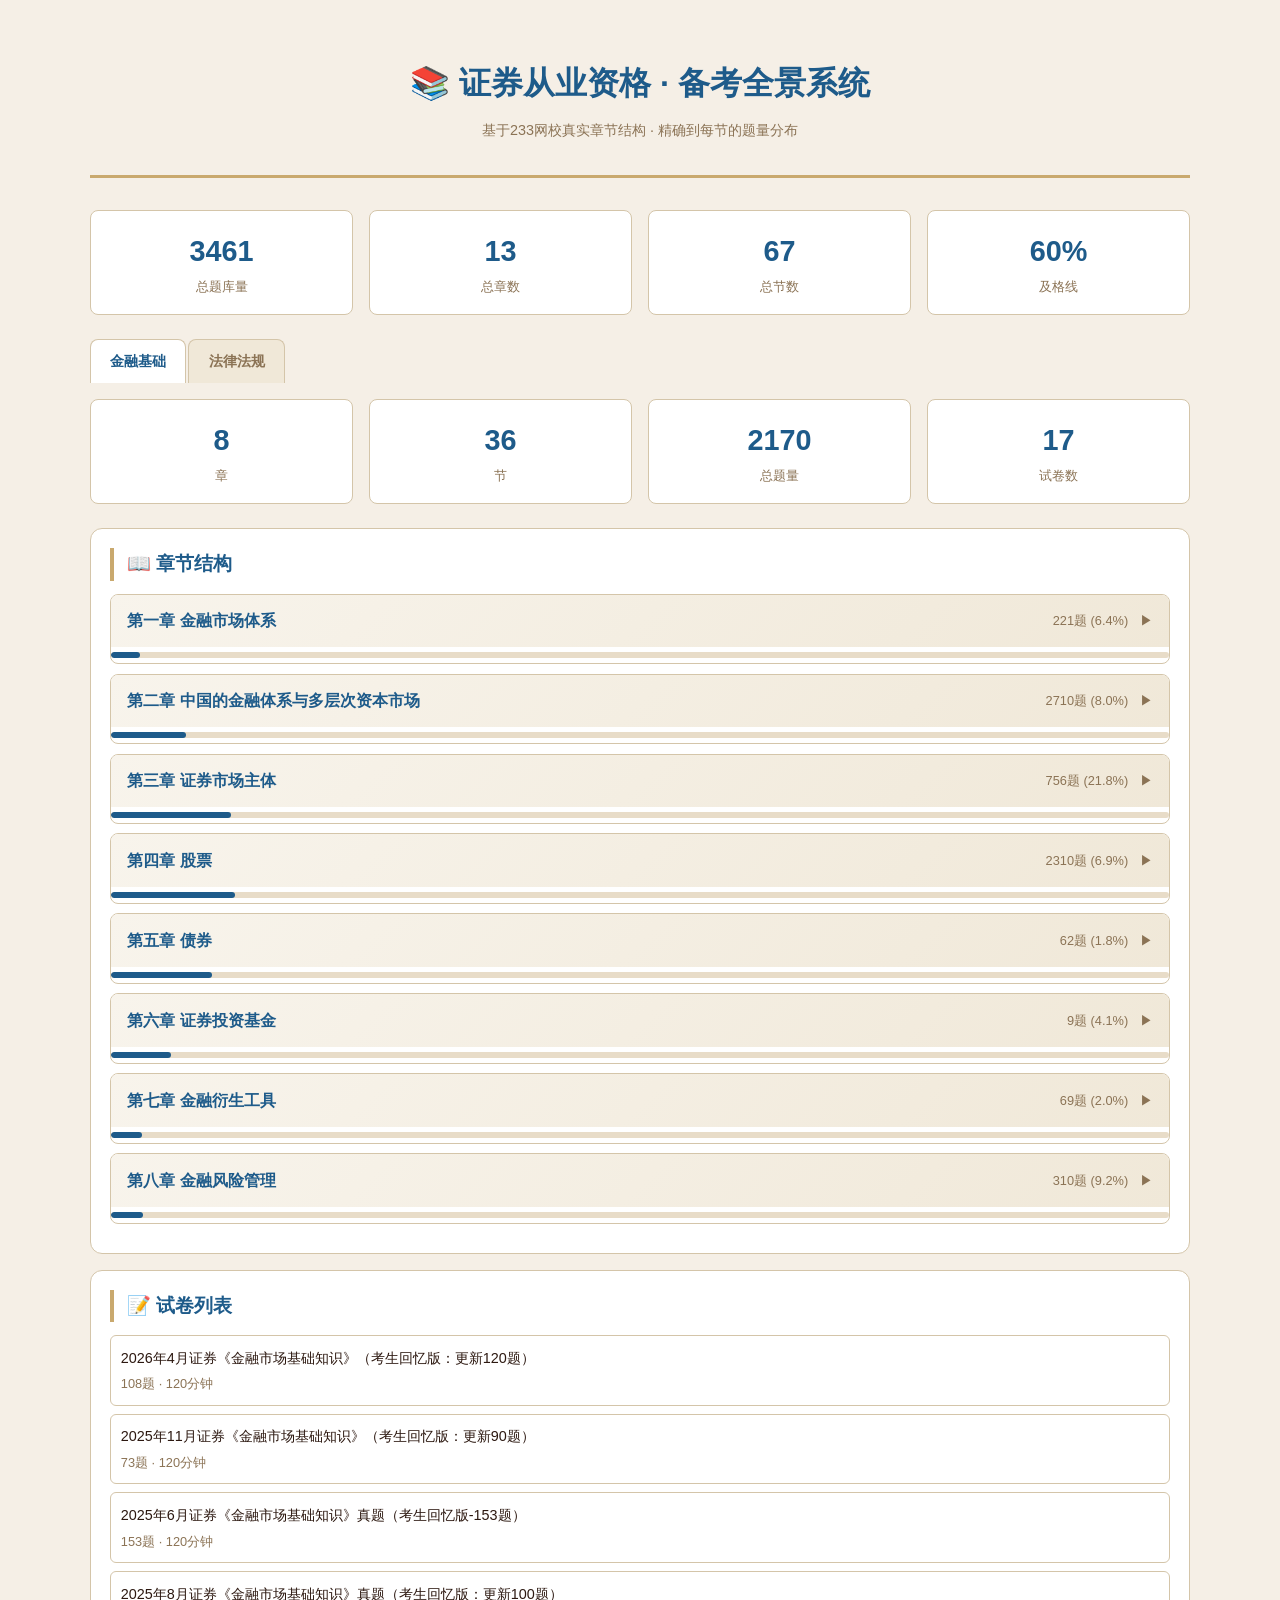
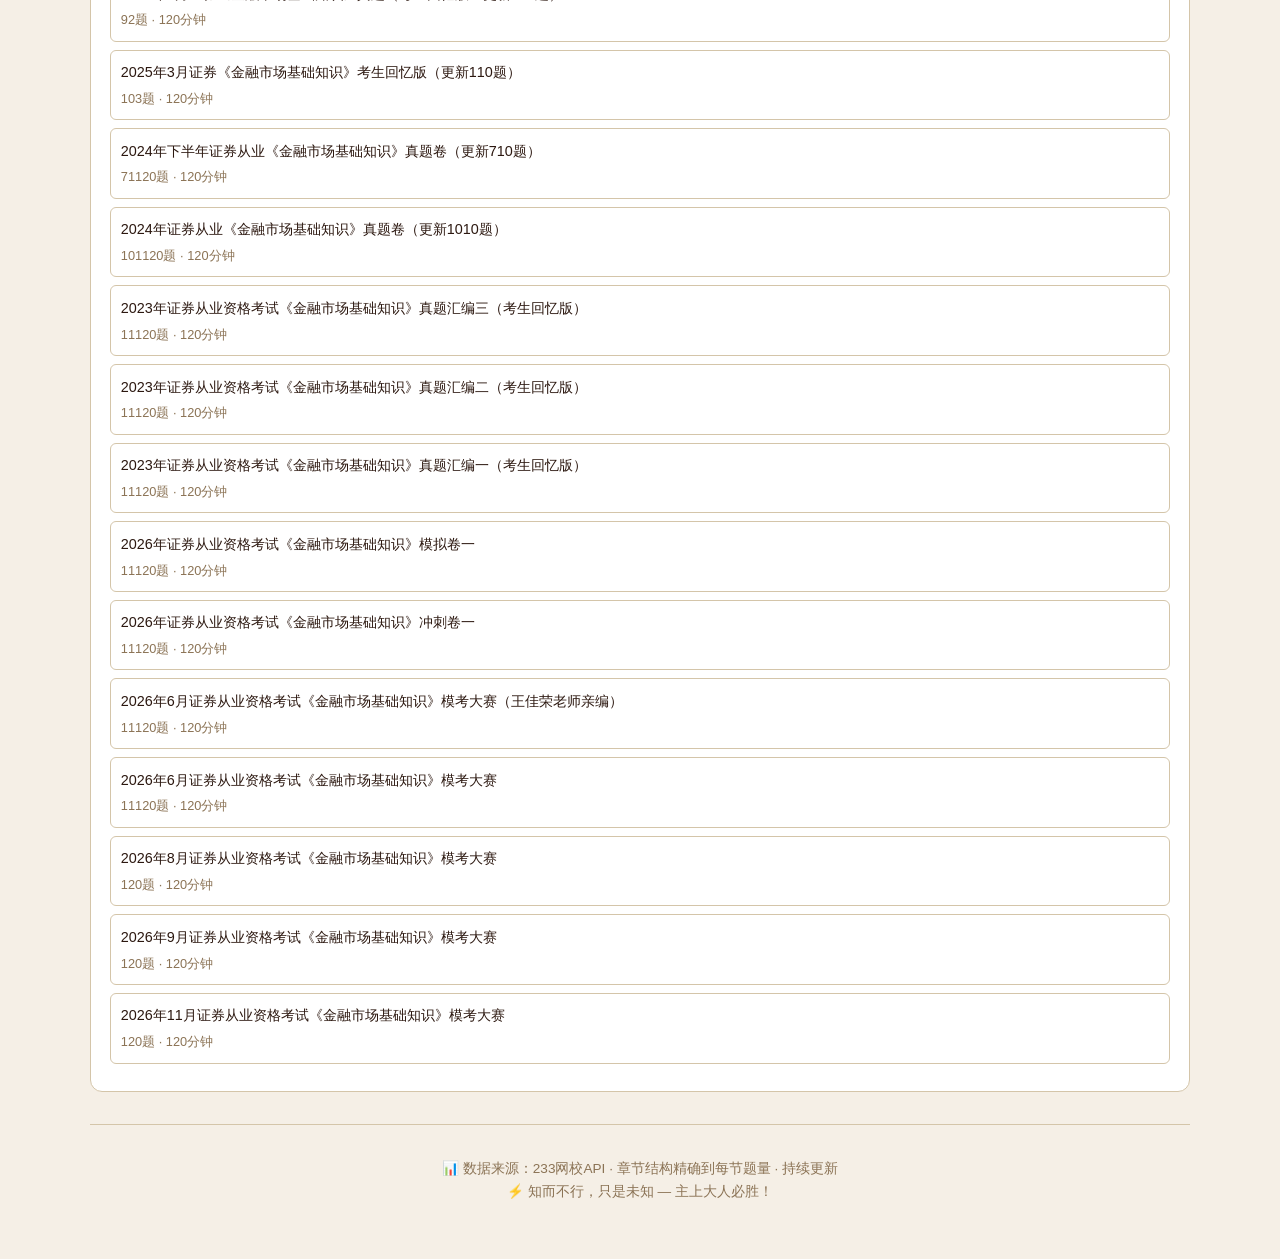
<file: 证券从业_备考全景系统.html>
<!DOCTYPE html><html lang="zh-CN"><head><meta charset="UTF-8"><meta name="viewport" content="width=device-width,initial-scale=1.0"><title>证券从业资格 · 备考全景系统</title>

<style>
:root{--bg:#f5efe6;--card:#fff;--border:#d4c5a9;--text:#2c1810;--dim:#8b7355;--blue:#1e5b8a;--red:#c23b22;--green:#3d7246;--gold:#c9a96e;--orange:#d4833a}
*{margin:0;padding:0;box-sizing:border-box}body{font-family:-apple-system,'PingFang SC','Microsoft YaHei',sans-serif;background:var(--bg);color:var(--text);line-height:1.7;padding:1.5rem}
.container{max-width:1100px;margin:0 auto}
.header{text-align:center;padding:2rem 0;border-bottom:3px solid var(--gold);margin-bottom:2rem}
.header h1{font-size:2rem;font-weight:800;color:var(--blue)}
.header .sub{color:var(--dim);margin-top:.5rem;font-size:.9rem}
.card{background:var(--card);border:1px solid var(--border);border-radius:12px;padding:1.2rem;margin-bottom:1rem}
.card h2{color:var(--blue);font-size:1.2rem;margin-bottom:.8rem;border-left:4px solid var(--gold);padding-left:.8rem}
.card h3{color:var(--text);font-size:1rem;margin:.6rem 0 .4rem}
.stats{display:grid;grid-template-columns:repeat(auto-fit,minmax(150px,1fr));gap:1rem;margin-bottom:1.5rem}
.stat-box{background:var(--card);border:1px solid var(--border);border-radius:8px;padding:1rem;text-align:center}
.stat-box .num{font-size:1.8rem;font-weight:800;color:var(--blue)}
.stat-box .label{font-size:.8rem;color:var(--dim)}
.chapter{background:var(--card);border:1px solid var(--border);border-radius:8px;margin-bottom:.6rem;overflow:hidden}
.chapter-header{padding:.8rem 1rem;cursor:pointer;display:flex;justify-content:space-between;align-items:center;background:linear-gradient(135deg,#f8f4ec,#f0e8d8)}
.chapter-header:hover{background:linear-gradient(135deg,#f0e8d8,#e8dcc8)}
.chapter-header .name{font-weight:600;color:var(--blue)}
.chapter-header .count{font-size:.8rem;color:var(--dim)}
.chapter-body{padding:.5rem 1rem 1rem;display:none}
.section{padding:.4rem 0;display:flex;justify-content:space-between;font-size:.9rem;border-bottom:1px dashed #eee}
.section:last-child{border:none}
.section .sname{color:var(--text)}
.section .scount{color:var(--dim);font-size:.8rem}
.bar{height:6px;background:#e8dcc8;border-radius:3px;margin:.3rem 0;overflow:hidden}
.bar-fill{height:100%;border-radius:3px;transition:width .5s}
.tabs{display:flex;gap:2px;margin-bottom:1rem}
.tab{padding:.6rem 1.2rem;border:1px solid var(--border);border-bottom:none;border-radius:8px 8px 0 0;cursor:pointer;background:#f0e8d8;font-size:.9rem;font-weight:600;color:var(--dim)}
.tab.active{background:var(--card);color:var(--blue)}
.tab-content{display:none}
.tab-content.active{display:block}
.paper-item{padding:.6rem;background:var(--card);border:1px solid var(--border);border-radius:6px;margin-bottom:.5rem}
.paper-item .pname{font-weight:500;font-size:.9rem}
.paper-item .pmeta{font-size:.8rem;color:var(--dim);margin-top:.2rem}
.footer{text-align:center;padding:2rem;color:var(--dim);font-size:.85rem;border-top:1px solid var(--border);margin-top:2rem}
@media print{body{background:#fff} .chapter-body{display:block!important}}
</style>
</head><body>
<div class="container">
<div class="header">
<h1>📚 证券从业资格 · 备考全景系统</h1>
<div class="sub">基于233网校真实章节结构 · 精确到每节的题量分布</div>
</div>


<div class="stats">
<div class="stat-box"><div class="num">3461</div><div class="label">总题库量</div></div>
<div class="stat-box"><div class="num">13</div><div class="label">总章数</div></div>
<div class="stat-box"><div class="num">67</div><div class="label">总节数</div></div>
<div class="stat-box"><div class="num">60%</div><div class="label">及格线</div></div>
</div>

<div class="tabs">
<div class="tab active" onclick="switchTab(0)">金融基础</div>
<div class="tab" onclick="switchTab(1)">法律法规</div>
</div>
<div class="tab-content active" id="tab0">

    <div class="stats" style="grid-template-columns:repeat(4,1fr)">
    <div class="stat-box"><div class="num">8</div><div class="label">章</div></div>
    <div class="stat-box"><div class="num">36</div><div class="label">节</div></div>
    <div class="stat-box"><div class="num">2170</div><div class="label">总题量</div></div>
    <div class="stat-box"><div class="num">17</div><div class="label">试卷数</div></div>
    </div>
    
<div class="card"><h2>📖 章节结构</h2>

        <div class="chapter">
        <div class="chapter-header" onclick="toggle(this)">
        <span class="name">第一章 金融市场体系</span>
        <span class="count">221题 (6.4%) <span style="margin-left:8px">▶</span></span>
        </div>
        <div class="bar"><div class="bar-fill" style="width:2.7%;background:var(--blue)"></div></div>
        <div class="chapter-body">
        
<div class="section"><span class="sname">第一节 金融市场概述</span><span class="scount">103题</span></div>
<div class="section"><span class="sname">第二节 全球金融市场</span><span class="scount">1110题</span></div>
</div></div>

        <div class="chapter">
        <div class="chapter-header" onclick="toggle(this)">
        <span class="name">第二章 中国的金融体系与多层次资本市场</span>
        <span class="count">2710题 (8.0%) <span style="margin-left:8px">▶</span></span>
        </div>
        <div class="bar"><div class="bar-fill" style="width:7.1%;background:var(--blue)"></div></div>
        <div class="chapter-body">
        
<div class="section"><span class="sname">第一节 中国的金融体系</span><span class="scount">1910题</span></div>
<div class="section"><span class="sname">第二节 中国的多层次资本市场</span><span class="scount">80题</span></div>
</div></div>

        <div class="chapter">
        <div class="chapter-header" onclick="toggle(this)">
        <span class="name">第三章 证券市场主体</span>
        <span class="count">756题 (21.8%) <span style="margin-left:8px">▶</span></span>
        </div>
        <div class="bar"><div class="bar-fill" style="width:11.3%;background:var(--blue)"></div></div>
        <div class="chapter-body">
        
<div class="section"><span class="sname">第一节 证券发行人</span><span class="scount">56题</span></div>
<div class="section"><span class="sname">第二节 证券投资者</span><span class="scount">196题</span></div>
<div class="section"><span class="sname">第三节 证券中介机构</span><span class="scount">9题</span></div>
<div class="section"><span class="sname">第四节 自律性组织</span><span class="scount">61题</span></div>
<div class="section"><span class="sname">第五节 投资者保护机构</span><span class="scount">9题</span></div>
<div class="section"><span class="sname">第六节 证券市场监管机构</span><span class="scount">9题</span></div>
</div></div>

        <div class="chapter">
        <div class="chapter-header" onclick="toggle(this)">
        <span class="name">第四章 股票</span>
        <span class="count">2310题 (6.9%) <span style="margin-left:8px">▶</span></span>
        </div>
        <div class="bar"><div class="bar-fill" style="width:11.7%;background:var(--blue)"></div></div>
        <div class="chapter-body">
        
<div class="section"><span class="sname">第一节 股票概述</span><span class="scount">73题</span></div>
<div class="section"><span class="sname">第二节 股票发行</span><span class="scount">44题</span></div>
<div class="section"><span class="sname">第三节 股票交易</span><span class="scount">73题</span></div>
<div class="section"><span class="sname">第四节 股票估值</span><span class="scount">64题</span></div>
</div></div>

        <div class="chapter">
        <div class="chapter-header" onclick="toggle(this)">
        <span class="name">第五章 债券</span>
        <span class="count">62题 (1.8%) <span style="margin-left:8px">▶</span></span>
        </div>
        <div class="bar"><div class="bar-fill" style="width:9.5%;background:var(--blue)"></div></div>
        <div class="chapter-body">
        
<div class="section"><span class="sname">第一节 债券概述</span><span class="scount">9题</span></div>
<div class="section"><span class="sname">第二节 债券的发行</span><span class="scount">21题</span></div>
<div class="section"><span class="sname">第三节 债券交易</span><span class="scount">10题</span></div>
<div class="section"><span class="sname">第四节 债券估值</span><span class="scount">38题</span></div>
</div></div>

        <div class="chapter">
        <div class="chapter-header" onclick="toggle(this)">
        <span class="name">第六章 证券投资基金</span>
        <span class="count">9题 (4.1%) <span style="margin-left:8px">▶</span></span>
        </div>
        <div class="bar"><div class="bar-fill" style="width:5.7%;background:var(--blue)"></div></div>
        <div class="chapter-body">
        
<div class="section"><span class="sname">第一节 证券投资基金概述</span><span class="scount">42题</span></div>
<div class="section"><span class="sname">第二节 证券投资基金的运作与业务流程</span><span class="scount">28题</span></div>
<div class="section"><span class="sname">第三节 基金的估值、费用与利润分配</span><span class="scount">22题</span></div>
<div class="section"><span class="sname">第四节 基金的管理</span><span class="scount">44题</span></div>
<div class="section"><span class="sname">第五节 基金的监管与信息披露</span><span class="scount">41题</span></div>
<div class="section"><span class="sname">第六节 私募证券投资基金</span><span class="scount">44题</span></div>
<div class="section"><span class="sname">第七节 基础设施公募REITs</span><span class="scount">9题</span></div>
</div></div>

        <div class="chapter">
        <div class="chapter-header" onclick="toggle(this)">
        <span class="name">第七章 金融衍生工具</span>
        <span class="count">69题 (2.0%) <span style="margin-left:8px">▶</span></span>
        </div>
        <div class="bar"><div class="bar-fill" style="width:2.9%;background:var(--blue)"></div></div>
        <div class="chapter-body">
        
<div class="section"><span class="sname">第一节 金融衍生工具概述</span><span class="scount">9题</span></div>
<div class="section"><span class="sname">第二节 期货与期权交易</span><span class="scount">39题</span></div>
<div class="section"><span class="sname">第三节 远期与互换交易</span><span class="scount">41题</span></div>
<div class="section"><span class="sname">第四节 其他衍生工具</span><span class="scount">10题</span></div>
</div></div>

        <div class="chapter">
        <div class="chapter-header" onclick="toggle(this)">
        <span class="name">第八章 金融风险管理</span>
        <span class="count">310题 (9.2%) <span style="margin-left:8px">▶</span></span>
        </div>
        <div class="bar"><div class="bar-fill" style="width:3.0%;background:var(--blue)"></div></div>
        <div class="chapter-body">
        
<div class="section"><span class="sname">第一节 风险管理概述</span><span class="scount">53题</span></div>
<div class="section"><span class="sname">第二节 金融风险管理流程与证券公司风险管理架构</span><span class="scount">9题</span></div>
<div class="section"><span class="sname">第三节 市场风险管理</span><span class="scount">44题</span></div>
<div class="section"><span class="sname">第四节 信用风险管理</span><span class="scount">10题</span></div>
<div class="section"><span class="sname">第五节 流动性风险管理</span><span class="scount">41题</span></div>
<div class="section"><span class="sname">第六节 操作风险和声誉风险管理及其他</span><span class="scount">10题</span></div>
<div class="section"><span class="sname">第七节 我国证券公司风险管理实践</span><span class="scount">16题</span></div>
</div></div>
</div>
<div class="card"><h2>📝 试卷列表</h2>
<div class="paper-item"><div class="pname">2026年4月证券《金融市场基础知识》（考生回忆版：更新120题）</div><div class="pmeta">108题 · 120分钟</div></div>
<div class="paper-item"><div class="pname">2025年11月证券《金融市场基础知识》（考生回忆版：更新90题）</div><div class="pmeta">73题 · 120分钟</div></div>
<div class="paper-item"><div class="pname">2025年6月证券《金融市场基础知识》真题（考生回忆版-153题）</div><div class="pmeta">153题 · 120分钟</div></div>
<div class="paper-item"><div class="pname">2025年8月证券《金融市场基础知识》真题（考生回忆版：更新100题）</div><div class="pmeta">92题 · 120分钟</div></div>
<div class="paper-item"><div class="pname">2025年3月证券《金融市场基础知识》考生回忆版（更新110题）</div><div class="pmeta">103题 · 120分钟</div></div>
<div class="paper-item"><div class="pname">2024年下半年证券从业《金融市场基础知识》真题卷（更新710题）</div><div class="pmeta">71120题 · 120分钟</div></div>
<div class="paper-item"><div class="pname">2024年证券从业《金融市场基础知识》真题卷（更新1010题）</div><div class="pmeta">101120题 · 120分钟</div></div>
<div class="paper-item"><div class="pname">2023年证券从业资格考试《金融市场基础知识》真题汇编三（考生回忆版）</div><div class="pmeta">11120题 · 120分钟</div></div>
<div class="paper-item"><div class="pname">2023年证券从业资格考试《金融市场基础知识》真题汇编二（考生回忆版）</div><div class="pmeta">11120题 · 120分钟</div></div>
<div class="paper-item"><div class="pname">2023年证券从业资格考试《金融市场基础知识》真题汇编一（考生回忆版）</div><div class="pmeta">11120题 · 120分钟</div></div>
<div class="paper-item"><div class="pname">2026年证券从业资格考试《金融市场基础知识》模拟卷一</div><div class="pmeta">11120题 · 120分钟</div></div>
<div class="paper-item"><div class="pname">2026年证券从业资格考试《金融市场基础知识》冲刺卷一</div><div class="pmeta">11120题 · 120分钟</div></div>
<div class="paper-item"><div class="pname">2026年6月证券从业资格考试《金融市场基础知识》模考大赛（王佳荣老师亲编）</div><div class="pmeta">11120题 · 120分钟</div></div>
<div class="paper-item"><div class="pname">2026年6月证券从业资格考试《金融市场基础知识》模考大赛</div><div class="pmeta">11120题 · 120分钟</div></div>
<div class="paper-item"><div class="pname">2026年8月证券从业资格考试《金融市场基础知识》模考大赛</div><div class="pmeta">120题 · 120分钟</div></div>
<div class="paper-item"><div class="pname">2026年9月证券从业资格考试《金融市场基础知识》模考大赛</div><div class="pmeta">120题 · 120分钟</div></div>
<div class="paper-item"><div class="pname">2026年11月证券从业资格考试《金融市场基础知识》模考大赛</div><div class="pmeta">120题 · 120分钟</div></div>
</div>
</div>
<div class="tab-content" id="tab1">

    <div class="stats" style="grid-template-columns:repeat(4,1fr)">
    <div class="stat-box"><div class="num">5</div><div class="label">章</div></div>
    <div class="stat-box"><div class="num">31</div><div class="label">节</div></div>
    <div class="stat-box"><div class="num">1291</div><div class="label">总题量</div></div>
    <div class="stat-box"><div class="num">8</div><div class="label">试卷数</div></div>
    </div>
    
<div class="card"><h2>📖 章节结构</h2>

        <div class="chapter">
        <div class="chapter-header" onclick="toggle(this)">
        <span class="name">第一章 证券市场基本法律法规</span>
        <span class="count">491题 (14.2%) <span style="margin-left:8px">▶</span></span>
        </div>
        <div class="bar"><div class="bar-fill" style="width:13.4%;background:var(--red)"></div></div>
        <div class="chapter-body">
        
<div class="section"><span class="sname">第一节 证券市场的法律法规体系</span><span class="scount">38题</span></div>
<div class="section"><span class="sname">第二节 公司法</span><span class="scount">144题</span></div>
<div class="section"><span class="sname">第三节 合伙企业法</span><span class="scount">41题</span></div>
<div class="section"><span class="sname">第四节 证券法</span><span class="scount">115题</span></div>
<div class="section"><span class="sname">第五节 证券投资基金法</span><span class="scount">61题</span></div>
<div class="section"><span class="sname">第六节 期货和衍生品法</span><span class="scount">10题</span></div>
<div class="section"><span class="sname">第七节 证券公司监督管理条例</span><span class="scount">84题</span></div>
<div class="section"><span class="sname">第八节 证券公司风险处置条例</span><span class="scount">8题</span></div>
<div class="section"><span class="sname">第九节 私募投资基金监督管理条例</span><span class="scount">10题</span></div>
</div></div>

        <div class="chapter">
        <div class="chapter-header" onclick="toggle(this)">
        <span class="name">第二章 证券经营机构管理规范</span>
        <span class="count">279题 (8.1%) <span style="margin-left:8px">▶</span></span>
        </div>
        <div class="bar"><div class="bar-fill" style="width:10.5%;background:var(--red)"></div></div>
        <div class="chapter-body">
        
<div class="section"><span class="sname">第一节 公司治理、内部控制与合规管理</span><span class="scount">114题</span></div>
<div class="section"><span class="sname">第二节 证券公司风险管理</span><span class="scount">123题</span></div>
<div class="section"><span class="sname">第三节 证券公司并表管理</span><span class="scount">10题</span></div>
<div class="section"><span class="sname">第四节 投资者适当性管理</span><span class="scount">39题</span></div>
<div class="section"><span class="sname">第五节 证券公司反洗钱和反恐怖融资工作</span><span class="scount">9题</span></div>
<div class="section"><span class="sname">第六节 证券公司信息技术及网络数据管理</span><span class="scount">41题</span></div>
<div class="section"><span class="sname">第七节  证券公司网络和信息安全管理</span><span class="scount">10题</span></div>
</div></div>

        <div class="chapter">
        <div class="chapter-header" onclick="toggle(this)">
        <span class="name">第三章 证券公司业务规范</span>
        <span class="count">163题 (4.7%) <span style="margin-left:8px">▶</span></span>
        </div>
        <div class="bar"><div class="bar-fill" style="width:14.7%;background:var(--red)"></div></div>
        <div class="chapter-body">
        
<div class="section"><span class="sname">第一节 证券经纪</span><span class="scount">9题</span></div>
<div class="section"><span class="sname">第二节 证券投资咨询</span><span class="scount">21题</span></div>
<div class="section"><span class="sname">第三节 与证券交易、证券投资活动有关的财务顾问</span><span class="scount">11题</span></div>
<div class="section"><span class="sname">第四节 证券承销与保荐</span><span class="scount">44题</span></div>
<div class="section"><span class="sname">第五节 证券公司融资融券及其他信用业务</span><span class="scount">98题</span></div>
<div class="section"><span class="sname">第六节 证券自营</span><span class="scount">9题</span></div>
<div class="section"><span class="sname">第七节 资产管理业务</span><span class="scount">610题</span></div>
<div class="section"><span class="sname">第八节 证券公司全国股份转让系统业务及柜台市场业务</span><span class="scount">10题</span></div>
<div class="section"><span class="sname">第九节 其他业务</span><span class="scount">21题</span></div>
</div></div>

        <div class="chapter">
        <div class="chapter-header" onclick="toggle(this)">
        <span class="name">第四章 证券市场典型违法违规行为及法律责任</span>
        <span class="count">179题 (5.2%) <span style="margin-left:8px">▶</span></span>
        </div>
        <div class="bar"><div class="bar-fill" style="width:3.8%;background:var(--red)"></div></div>
        <div class="chapter-body">
        
<div class="section"><span class="sname">第一节 证券一级市场</span><span class="scount">123题</span></div>
<div class="section"><span class="sname">第二节 证券二级市场</span><span class="scount">38题</span></div>
</div></div>

        <div class="chapter">
        <div class="chapter-header" onclick="toggle(this)">
        <span class="name">第五章  行业文化、职业道德与从业人员行为规范</span>
        <span class="count">138题 (4.0%) <span style="margin-left:8px">▶</span></span>
        </div>
        <div class="bar"><div class="bar-fill" style="width:3.7%;background:var(--red)"></div></div>
        <div class="chapter-body">
        
<div class="section"><span class="sname">第一节  证券行业文化建设</span><span class="scount">10题</span></div>
<div class="section"><span class="sname">第二节 证券公司及其工作人员廉洁从业规定</span><span class="scount">9题</span></div>
<div class="section"><span class="sname">第三节  证券市场诚信管理及禁入措施</span><span class="scount">10题</span></div>
<div class="section"><span class="sname">第四节  从业人员行为规范</span><span class="scount">108题</span></div>
</div></div>
</div>
<div class="card"><h2>📝 试卷列表</h2>
<div class="paper-item"><div class="pname">2026年4月证券从业《证券市场基本法律法规》真题（考生回忆版-10题）</div><div class="pmeta">1120题 · 120分钟</div></div>
<div class="paper-item"><div class="pname">2026年证券从业资格考试《证券市场基本法律法规》模拟卷一</div><div class="pmeta">11120题 · 120分钟</div></div>
<div class="paper-item"><div class="pname">2026年证券从业资格考试《证券市场基本法律法规》冲刺卷一</div><div class="pmeta">11120题 · 120分钟</div></div>
<div class="paper-item"><div class="pname">2026年6月证券从业资格考试《证券市场基本法律法规》模考大赛（孙婧老师亲编）</div><div class="pmeta">11120题 · 120分钟</div></div>
<div class="paper-item"><div class="pname">2026年6月证券从业资格考试《证券市场基本法律法规》模考大赛</div><div class="pmeta">11120题 · 120分钟</div></div>
<div class="paper-item"><div class="pname">2026年8月证券从业资格考试《证券市场基本法律法规》模考大赛【提分卷】</div><div class="pmeta">120题 · 120分钟</div></div>
<div class="paper-item"><div class="pname">2026年9月证券从业资格考试《证券市场基本法律法规》模考大赛</div><div class="pmeta">11120题 · 120分钟</div></div>
<div class="paper-item"><div class="pname">2026年11月证券从业资格考试《证券市场基本法律法规》模考大赛</div><div class="pmeta">120题 · 120分钟</div></div>
</div>
</div>

<script>
function toggle(el){
    var body=el.parentElement.querySelector('.chapter-body');
    var arrow=el.querySelector('.count span');
    if(body.style.display==='block'){
        body.style.display='none';
        arrow.textContent='▶';
    }else{
        body.style.display='block';
        arrow.textContent='▼';
    }
}
function switchTab(n){
    document.querySelectorAll('.tab').forEach((t,i)=>{
        t.classList.toggle('active',i===n);
    });
    document.querySelectorAll('.tab-content').forEach((t,i)=>{
        t.classList.toggle('active',i===n);
    });
}
</script>
<div class="footer">
<p>📊 数据来源：233网校API · 章节结构精确到每节题量 · 持续更新</p>
<p>⚡ 知而不行，只是未知 — 主上大人必胜！</p>
</div>
</div></body></html>
</file>
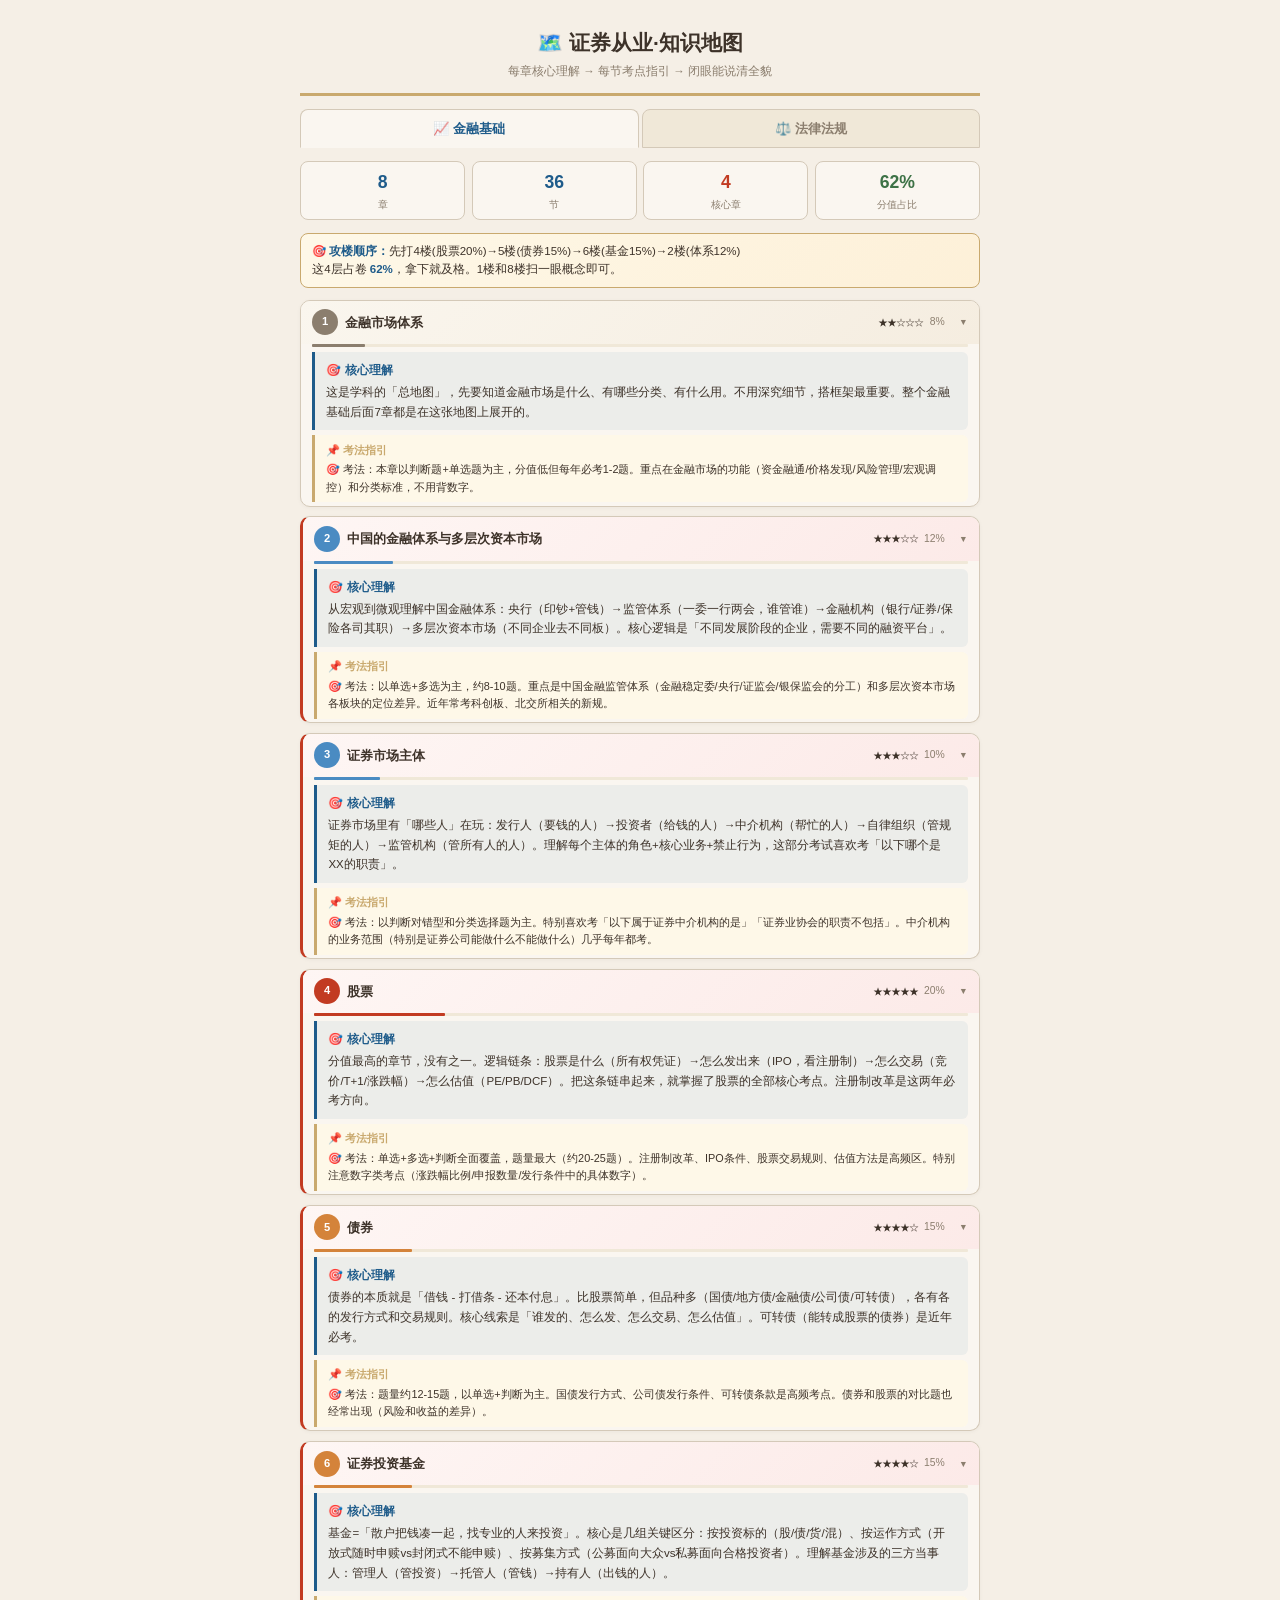
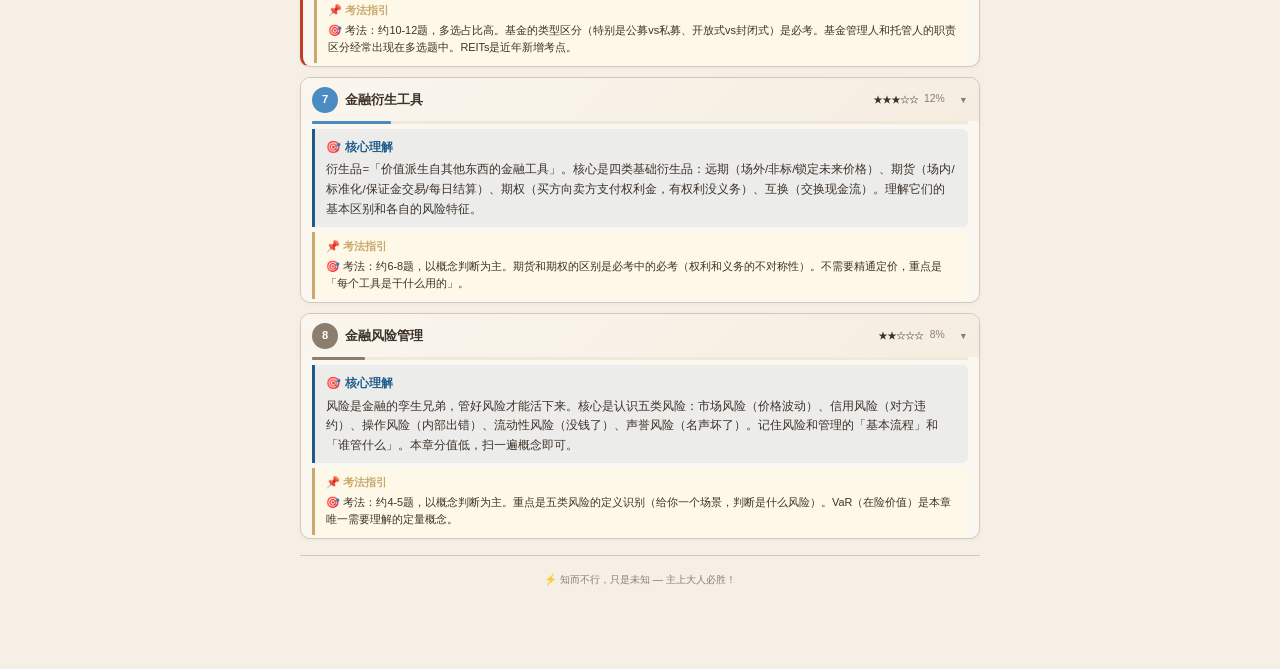
<file: 证券从业_知识地图.html>
<!DOCTYPE html>
<html lang="zh-CN">
<head>
<meta charset="UTF-8">
<meta name="viewport" content="width=device-width,initial-scale=1.0,maximum-scale=1.0,user-scalable=no">
<title>证券从业 · 知识地图（大纲版）</title>
<style>
:root {
  --bg: #f5efe6;
  --card: #faf6f0;
  --blue: #1e5b8a;
  --blue-bg: rgba(30,91,138,0.06);
  --blue-light: #4a8bc2;
  --red: #c23b22;
  --red-bg: rgba(194,59,34,0.06);
  --green: #3d7246;
  --green-bg: rgba(61,114,70,0.08);
  --gold: #c9a96e;
  --border: #d4c9b8;
  --border-light: #e8dfd0;
  --text: #3d3229;
  --dim: #8b7e6e;
}
* { margin:0; padding:0; box-sizing:border-box; -webkit-tap-highlight-color:transparent; }
body {
  font-family: -apple-system, 'PingFang SC', 'Microsoft YaHei', sans-serif;
  background: var(--bg);
  color: var(--text);
  line-height: 1.6;
  padding: 0.6rem;
  min-height: 100vh;
  padding-bottom: 4rem;
}
.container { max-width: 680px; margin: 0 auto; }

.hd {
  text-align: center;
  padding: 1rem 0 0.8rem;
  border-bottom: 3px solid var(--gold);
  margin-bottom: 0.8rem;
}
.hd h1 { font-size: 1.3rem; font-weight: 800; color: var(--text); }
.hd .sub { color: var(--dim); font-size: 0.72rem; margin-top: 0.2rem; }

.tabs { display: flex; gap: 3px; margin-bottom: 0.8rem; }
.tab {
  flex: 1; padding: 0.5rem;
  text-align: center;
  border: 1px solid var(--border);
  border-radius: 8px 8px 0 0;
  font-size: 0.82rem; font-weight: 600;
  color: var(--dim); background: #f0e8d8;
  cursor: pointer; transition: all 0.2s;
}
.tab.on { background: var(--card); color: var(--blue); border-bottom-color: var(--card); }
.tab-content { display: none; }
.tab-content.on { display: block; }

.stats {
  display: grid;
  grid-template-columns: repeat(4, 1fr);
  gap: 0.4rem;
  margin-bottom: 0.8rem;
}
.stat-box { background: var(--card); border: 1px solid var(--border); border-radius: 8px; padding: 0.4rem 0.2rem; text-align: center; }
.stat-box .num { font-size: 1.1rem; font-weight: 800; }
.stat-box .label { font-size: 0.6rem; color: var(--dim); margin-top: 0.05rem; }

.strategy {
  background: linear-gradient(135deg, #fef8e8, #fdf0d8);
  border: 1px solid var(--gold);
  border-radius: 8px;
  padding: 0.6rem 0.7rem;
  margin-bottom: 0.7rem;
  font-size: 0.72rem;
  line-height: 1.5;
}
.strategy b { color: var(--blue); }

/* Floor */
.floor {
  background: var(--card);
  border: 1px solid var(--border);
  border-radius: 10px;
  margin-bottom: 0.6rem;
  overflow: hidden;
  box-shadow: 0 1px 4px rgba(0,0,0,0.04);
}
.floor.priority { border-left: 3px solid var(--red); }
.floor-hd {
  padding: 0.55rem 0.7rem;
  display: flex;
  align-items: center;
  gap: 0.4rem;
  cursor: pointer;
  background: linear-gradient(135deg, #faf6ee, #f5ede0);
  user-select: none;
}
.floor-hd:active { background: linear-gradient(135deg, #f5ede0, #efe5d5); }
.priority .floor-hd { background: linear-gradient(135deg, #fef6f4, #fceae8); }
.floor-num {
  width: 26px; height: 26px;
  border-radius: 50%;
  display: flex; align-items: center; justify-content: center;
  font-size: 0.7rem; font-weight: 800; color: #fff; flex-shrink: 0;
}
.floor-name { flex: 1; font-weight: 600; font-size: 0.82rem; }
.floor-weight { font-size: 0.65rem; color: var(--dim); white-space: nowrap; margin-right: 0.3rem; }
.floor-pct { font-size: 0.68rem; font-weight: 700; white-space: nowrap; }
.floor-arrow { font-size: 0.55rem; color: var(--dim); margin-left: 0.2rem; transition: transform 0.2s; }
.floor-arrow.open { transform: rotate(180deg); }
.floor-bar { height: 3px; background: #f0e8d8; border-radius: 1px; margin: 0 0.7rem; }
.floor-bar-fill { height: 100%; border-radius: 1px; }

/* Core understanding + exam tips */
.floor-core {
  padding: 0.5rem 0.7rem;
  font-size: 0.72rem;
  line-height: 1.7;
  color: var(--text);
  background: var(--blue-bg);
  border-left: 3px solid var(--blue);
  margin: 0.3rem 0.7rem;
  border-radius: 0 6px 6px 0;
}
.floor-core-title {
  font-weight: 700;
  color: var(--blue);
  margin-bottom: 0.2rem;
  font-size: 0.74rem;
}
.floor-exam {
  padding: 0.4rem 0.7rem;
  font-size: 0.68rem;
  line-height: 1.6;
  background: #fef8e8;
  border-left: 3px solid var(--gold);
  margin: 0.2rem 0.7rem;
  border-radius: 0 6px 6px 0;
}
.floor-exam-title {
  font-weight: 700;
  color: var(--gold);
  margin-bottom: 0.1rem;
  font-size: 0.7rem;
}

/* Body with sections */
.floor-body { padding: 0.2rem 0.6rem 0.5rem; display: none; }
.floor-body.open { display: block; }

.room {
  display: flex;
  flex-direction: column;
  gap: 0.1rem;
  padding: 0.5rem 0.5rem;
  border-radius: 6px;
  margin: 3px 0;
  background: #faf8f4;
  border-left: 2px solid var(--border-light);
}
.room-top {
  display: flex;
  align-items: center;
  gap: 0.35rem;
  width: 100%;
}
.room-dot { width: 6px; height: 6px; border-radius: 50%; flex-shrink: 0; }
.room-name { flex: 1; font-weight: 600; font-size: 0.74rem; }
.room-count { font-size: 0.62rem; color: var(--dim); white-space: nowrap; }
.room-hot {
  font-size: 0.5rem; background: var(--red); color: #fff;
  padding: 0.04rem 0.25rem; border-radius: 2px; font-weight: 700;
}
.room-idea {
  font-size: 0.68rem;
  color: var(--dim);
  line-height: 1.6;
  padding-left: 0.9rem;
  margin-top: 0.1rem;
}
.room-exam {
  font-size: 0.65rem;
  color: var(--red);
  line-height: 1.5;
  padding-left: 0.9rem;
  margin-top: 0.05rem;
}
.room-exam::before {
  content: "📌 常考：";
  color: var(--gold);
  font-weight: 600;
}

.stars { font-size: 0.6rem; letter-spacing: -1px; }

.footer {
  text-align: center; padding: 1rem;
  color: var(--dim); font-size: 0.65rem;
  border-top: 1px solid var(--border); margin-top: 1rem;
}

/* mfu mastery tags */
.mfu-bar { margin-top: 6px; }
.mfu-group { display: flex; align-items: baseline; gap: 4px; margin: 2px 0; font-size: 0.68rem; line-height: 1.5; }
.mfu-tag { display: inline-block; padding: 0 5px; border-radius: 3px; font-size: 0.6rem; font-weight: 700; flex-shrink: 0; }
.mfu-text { color: var(--text); }
.room-section-title { font-size: 0.6rem; font-weight: 700; color: var(--blue); margin: 4px 0 1px; letter-spacing: 0.5px; }

@supports (-webkit-touch-callout: none) { body { padding-bottom: 2rem; } }
</style>
</head>
<body>
<div class="container">
<div class="hd">
  <h1>🗺️ 证券从业·知识地图</h1>
  <div class="sub">每章核心理解 → 每节考点指引 → 闭眼能说清全貌</div>
</div>

<div class="tabs">
  <div class="tab on" onclick="switchTab(0)">📈 金融基础</div>
  <div class="tab" onclick="switchTab(1)">⚖️ 法律法规</div>
</div>

<div class="tab-content on" id="tab0">
<div class="stats">
  <div class="stat-box"><div class="num" style="color:#1e5b8a">8</div><div class="label">章</div></div>
  <div class="stat-box"><div class="num" style="color:#1e5b8a">36</div><div class="label">节</div></div>
  <div class="stat-box"><div class="num" style="color:#c23b22">4</div><div class="label">核心章</div></div>
  <div class="stat-box"><div class="num" style="color:#3d7246">62%</div><div class="label">分值占比</div></div>
</div>

<div class="strategy">
  🎯 <b>攻楼顺序：</b>先打4楼(股票20%)→5楼(债券15%)→6楼(基金15%)→2楼(体系12%)<br>
  这4层占卷 <b>62%</b>，拿下就及格。1楼和8楼扫一眼概念即可。
</div>
<div id="finFloors"></div>
</div>

<div class="tab-content" id="tab1">
<div class="stats">
  <div class="stat-box"><div class="num" style="color:#c23b22">5</div><div class="label">章</div></div>
  <div class="stat-box"><div class="num" style="color:#c23b22">31</div><div class="label">节</div></div>
  <div class="stat-box"><div class="num" style="color:#c23b22">2</div><div class="label">核心章</div></div>
  <div class="stat-box"><div class="num" style="color:#3d7246">85%</div><div class="label">分值占比</div></div>
</div>

<div class="strategy">
  🎯 <b>攻楼顺序：</b>1楼法规(35%)→3楼业务(30%)→2楼管理(20%)<br>
  这3层占卷 <b>85%</b>。4楼违法+5楼文化最后扫。
</div>
<div id="lawFloors"></div>
</div>

<div class="footer">
  <p>⚡ 知而不行，只是未知 — 主上大人必胜！</p>
</div>
</div>

<script>
var FIN_DATA = [
  {
    num:1,
    name:"金融市场体系",
    weight:8,
    star:2,
    color:"#8b7e6e",
    priority:false,
    core:"这是学科的「总地图」，先要知道金融市场是什么、有哪些分类、有什么用。不用深究细节，搭框架最重要。整个金融基础后面7章都是在这张地图上展开的。",
    exam:"🎯 考法：本章以判断题+单选题为主，分值低但每年必考1-2题。重点在金融市场的功能（资金融通/价格发现/风险管理/宏观调控）和分类标准，不用背数字。",
    sections:[
      ["金融市场概述", 39, "理解金融市场的定义（资金融通的场所）、四大功能（资金融通/价格发现/提供流动性/降低交易成本）、分类方式（货币vs资本、一级vs二级、场内vs场外）。核心是知道「分类维度不同，结果不同」。", "直接融资vs间接融资的区别（关键看资金供需双方是否直接形成债权债务关系）。选择题爱考「以下哪个属于货币市场」这类分类题。", [
        "m:金融市场的功能",
        "m:直接融资对金融市场的影响",
        "m:直接融资与间接融资的区别",
        "f:金融市场的概念、分类、重要性",
        "f:直接融资与间接融资的概念、特点和分类"
      ]],
      ["全球金融市场", 45, "了解金融市场的历史脉络：从欧洲大陆起源→伦敦→纽约。主要国家金融市场特点（美国双线多头监管、英国英格兰银行+PRC、香港金管局+证监会+保监处）。记住各国监管机构对应关系即可。", "常考各国监管机构的对应关系。比如「美国SEC管什么」「英国FCA管什么」「香港证监会管什么」。容易混，做成对比表记忆效果最好。", [
        "m:金融市场的功能",
        "m:直接融资对金融市场的影响",
        "m:直接融资与间接融资的区别",
        "f:金融市场的概念、分类、重要性",
        "f:直接融资与间接融资的概念、特点和分类"
      ]]
    ]
  },
  {
    num:2,
    name:"中国的金融体系与多层次资本市场",
    weight:12,
    star:3,
    color:"#4a8bc2",
    priority:true,
    core:"从宏观到微观理解中国金融体系：央行（印钞+管钱）→监管体系（一委一行两会，谁管谁）→金融机构（银行/证券/保险各司其职）→多层次资本市场（不同企业去不同板）。核心逻辑是「不同发展阶段的企业，需要不同的融资平台」。",
    exam:"🎯 考法：以单选+多选为主，约8-10题。重点是中国金融监管体系（金融稳定委/央行/证监会/银保监会的分工）和多层次资本市场各板块的定位差异。近年常考科创板、北交所相关的新规。",
    sections:[
      ["中国的金融体系", 160, "央行（中央银行）是「银行的银行」——发行货币、制定货币政策（利率/存款准备金率/公开市场操作）、最后贷款人。监管体系：金融稳定发展委员会（顶层设计）→央行（宏观审慎）→证监会（管证券）→银保监会（管银行保险）。理解各自职能边界。", "最爱考「以下哪个属于货币政策工具」「央行的职责不包括什么」。货币政策的三大工具（利率/准备金/公开市场操作）必须记住区别。选择题会故意把央行的职能和财政部的职能互换。", [
        "m:存款准备金制度与货币乘数的概念",
        "m:货币政策工具的概念及作用原理",
        "m:货币政策的传导机制",
        "f:中央银行的职能和业务（资产负债表）",
        "f:货币政策的概念及目标",
        "f:影响金融市场运行的主要因素",
        "u:金融市场的监管架构",
        "u:金融中介机构体系的构成",
        "u:金融业对外开放的政策措施"
      ]],
      ["中国的多层次资本市场", 65, "各板块定位：主板（大盘蓝筹，沪市）→科创板（硬科技，沪市）→创业板（成长型，深市）→北交所（专精特新）→新三板（中小企业）。核心记住各板块的「服务对象」差异，特别是科创板和北交所的定位是新规重点。", "常考「以下哪个企业适合在科创板上市」「各板块的上市条件差异」。注意区别科创板（硬科技）vs创业板（成长型）vs北交所（专精特新）。这是近年高频考点。", [
        "m:资本市场的分层特性",
        "m:注册制与核准制的区别",
        "m:新「国九条」及「1+N」政策体系",
        "m:科创板与创业板重点服务的行业领域与企业类型",
        "f:多层次资本市场的主要内容与意义",
        "f:场内市场的概念、特征和功能",
        "f:主板的概念与特点",
        "f:全国中小企业股份转让系统与北交所的概念与特点",
        "f:场外市场的概念、特征和功能",
        "u:科创板的上市条件及上市指标",
        "u:私募基金市场、区域股权市场等概念与特点"
      ]]
    ]
  },
  {
    num:3,
    name:"证券市场主体",
    weight:10,
    star:3,
    color:"#4a8bc2",
    priority:true,
    core:"证券市场里有「哪些人」在玩：发行人（要钱的人）→投资者（给钱的人）→中介机构（帮忙的人）→自律组织（管规矩的人）→监管机构（管所有人的人）。理解每个主体的角色+核心业务+禁止行为，这部分考试喜欢考「以下哪个是XX的职责」。",
    exam:"🎯 考法：以判断对错型和分类选择题为主。特别喜欢考「以下属于证券中介机构的是」「证券业协会的职责不包括」。中介机构的业务范围（特别是证券公司能做什么不能做什么）几乎每年都考。",
    sections:[
      ["证券发行人", 24, "发行人是资金需求方。企业发行股票/债券融资，政府发行国债/地方债。理解证券发行的基本条件（公司要有盈利能力、合规运营）。核心是「不同类型发行人对应不同证券品种」。", "常考「政府发行的证券有哪些」——国债（中央）+地方债（地方）+政府支持机构债。注意央行发行的不是债券是央票。", [
        "m:证券市场融资活动的概念、方式及特征",
        "m:上市公司首次融资与再融资的途径",
        "m:金融机构直接融资的特点",
        "f:证券发行人的概念、分类",
        "f:政府和政府机构直接融资的方式及特征"
      ]],
      ["证券投资者", 84, "机构投资者（基金/社保/保险/QFII）vs个人投资者。机构是市场主力，个人是弱势群体要保护。QFII/RQFII制度（境外投资者如何投资A股）。投资者适当性管理——「把合适的产品卖给合适的人」，这是近年监管重点。", "常考「以下属于机构投资者的是」「QFII和RQFII的区别」。投资者适当性管理（KYC→风险测评→产品分级→匹配）的流程必须熟。", [
        "m:机构投资者在金融市场中的作用",
        "m:基金类投资者的概念、特点及分类",
        "m:个人投资者的风险特征与投资者适当性",
        "f:机构投资者的概念、特点及分类",
        "f:合格境外/境内机构投资者的概念与特点"
      ]],
      ["证券中介机构", 142, "证券公司（券商）是核心中介，业务范围：经纪（帮买卖）/投行（帮融资）/资管（代理财）/自营（自己炒）。证券服务机构包括会计所/律所/评估机构/资信评级机构。中介机构出假报告要承担连带赔偿责任。", "必考题！证券公司的业务范围（经纪/投行/资管/自营四项），常考「以下哪项不是证券公司的业务」或「证券服务机构包括什么」。特别注意会计师事务所的责任（虚假记载承担连带责任）。", [
        "m:证券公司主要业务的种类及内容",
        "m:证券公司的监管要求",
        "m:证券服务机构的法律责任和市场准入",
        "m:对证券投资咨询机构的管理要求",
        "m:对证券金融公司从事转融通业务的管理",
        "f:证券公司的概念",
        "f:证券服务机构的类别"
      ]],
      ["自律性组织", 53, "证券交易所（上交所/深交所/北交所）：组织证券交易+一线监管。证券业协会：自律管理+从业人员考试。登记结算公司：证券存管+资金清算。理解「交易所管交易、协会管人、结算公司管钱」的分工。", "常考「以下属于自律性组织的是」「交易所的职责不包括」。尤其爱考交易所和证监会的职责区分（交易所是自律监管，证监会是行政监管）。", [
        "m:证券登记结算公司的登记结算制度",
        "f:证券交易所的概念、特征、职能及组织形式",
        "f:证券业协会的宗旨、性质和职责",
        "f:证券登记结算公司的设立条件与职能"
      ]],
      ["投资者保护机构", 27, "投服中心（中证中小投资者服务中心）是核心。三大职能：持股行权（代小股东行使股东权利）、纠纷调解（降低维权成本）、支持诉讼（帮小股东打官司）。投资者保护基金（破产时赔钱）。", "近两年新考点。常考「投服中心的功能是什么」「投资者保护基金的用途」。理解投服中心和普通基金会的区别。", [
        "m:证券投资者保护基金的来源、使用和监管",
        "m:中证中小投资者服务中心的职责与业务",
        "f:中国证券投资者保护基金公司设立的意义和职责",
        "u:中证中小投资者服务中心设立的意义"
      ]],
      ["证券市场监管机构", 25, "证监会是国务院直属机构，集中统一监管全国证券市场。派出机构是各地证监局。监管手段：检查/调查/处罚。证监会可以冻结资金账户（需要批准），但不可以限制人身自由（那是公安的事）。", "常考「证监会的监管手段包括」「以下哪个是证监会不能做的」。理解证监会和交易所的监管分工（证监会管立法执法，交易所管一线交易监控）。", [
        "m:证券市场融资活动的概念、方式及特征",
        "m:上市公司首次融资与再融资的途径",
        "m:金融机构直接融资的特点",
        "f:证券发行人的概念、分类",
        "f:政府和政府机构直接融资的方式及特征"
      ]]
    ]
  },
  {
    num:4,
    name:"股票",
    weight:20,
    star:5,
    color:"#c23b22",
    priority:true,
    core:"分值最高的章节，没有之一。逻辑链条：股票是什么（所有权凭证）→怎么发出来（IPO，看注册制）→怎么交易（竞价/T+1/涨跌幅）→怎么估值（PE/PB/DCF）。把这条链串起来，就掌握了股票的全部核心考点。注册制改革是这两年必考方向。",
    exam:"🎯 考法：单选+多选+判断全面覆盖，题量最大（约20-25题）。注册制改革、IPO条件、股票交易规则、估值方法是高频区。特别注意数字类考点（涨跌幅比例/申报数量/发行条件中的具体数字）。",
    sections:[
      ["股票概述", 113, "股票=股份公司的所有权凭证。特征：收益性（分红）、风险性（可能亏）、流动性（能买卖）、永久性（不退股，只能二级市场卖）。分类：普通股（有表决权/分红不确定）vs优先股（无表决权/固定分红/优先分配）。A股（人民币/内地上市）vs B股（外币/内地上市）vs H股（港币/香港上市）。", "必考题！常考「普通股和优先股的区别」「股票的特征不包括什么」。优先股是近年热点，特别注意优先股股东「无表决权」但「优先分配剩余财产」的特点。", [
        "m:普通股与特别股、记名与不记名、有面额与无面额股票的区别",
        "m:股利政策、股份变动等资本管理概念",
        "m:普通股股东的权利和义务",
        "m:公司利润分配顺序、股利分配条件",
        "f:优先股的概念、特征",
        "f:普通股股东重大决策参与权、资产收益权、剩余资产分配权",
        "u:B股、H股、N股、红筹股等概念"
      ]],
      ["股票发行", 44, "注册制核心：以信息披露为中心，交易所审核+证监会注册。IPO条件（持续经营满3年/财务指标达标/合规运营）。保荐制度（券商推荐+持续督导2年）。承销方式：包销（卖不掉的券商自己买）vs代销（卖不掉的退还给发行人）。", "高频考点！注册制的审核流程（交易所审→证监会注册）、保荐机构的持续督导责任、承销方式的区别。常考「以下关于注册制的说法正确的是」「包销和代销的区别是什么」。新规内容每年都在此出题。", [
        "m:审批制、核准制、注册制的概念与特征",
        "m:保荐制度、承销制度的内容",
        "m:首次公开发行股票的定价和配售方式",
        "m:上市公司发行股票的方式",
        "m:欺诈发行上市股票回购的规定",
        "m:上市公司退市制度和科创板退市的特别规定",
        "f:首次公开发行股票的条件"
      ]],
      ["股票交易", 113, "竞价原则：价格优先（出价高的买/出价低的卖先成交）、时间优先（同样价格谁先下单谁先成交）。交易规则：T+1（当天买的第二天才能卖）、涨跌幅限制（主板±10%/创业板±20%/科创板±20%/北交所±30%）。大宗交易（单笔数量大，协议定价）。", "必考数字题！各板块涨跌幅限制（主板10%/创业板20%/科创板20%/北交所30%）必须倒背如流。常考「以下交易规则正确的是」「T+1制度是什么意思」「价格优先时间优先的理解」。一字板（涨停/跌停）的概念。", [
        "m:证券交易原则和交易机制",
        "m:证券账户的种类、开立原则和要求",
        "m:委托指令的类别",
        "m:证券交易的竞价原则和竞价方式",
        "m:涨跌幅限制等市场稳定机制",
        "m:证券交易费用的种类",
        "m:股票的非交易过户",
        "m:股票价格指数的编制方法和步骤",
        "m:沪港通、深港通股票范围及投资额度规定",
        "f:融资融券交易的概念",
        "f:做市商交易的特征",
        "f:证券托管和证券存管的概念"
      ]],
      ["股票估值", 100, "两类估值法：相对估值法（用对比来估）——PE市盈率（股价÷每股收益）、PB市净率（股价÷每股净资产）、PS市销率。绝对估值法（算内在价值）——DDM股利贴现模型、FCFF自由现金流模型。不需要会算，但要理解「PE越低越便宜」「PB适用于重资产行业」。", "理解型考题。常考「以下哪个市盈率计算公式正确」「PB适合什么类型的企业估值」。不需要做计算题，但要知道每种估值方法的适用场景（PE适合盈利稳定的企业，PB适合银行/钢铁等重资产企业）。", [
        "m:股票票面价值、账面价值、清算价值、内在价值的概念",
        "m:货币的时间价值、复利、现值、贴现的概念",
        "m:股票的绝对估值方法和相对估值方法",
        "f:基本分析、技术分析、量化分析的概念",
        "f:影响股票投资价值的因素",
        "f:股票的理论价格与市场价格的概念"
      ]]
    ]
  },
  {
    num:5,
    name:"债券",
    weight:15,
    star:4,
    color:"#d4833a",
    priority:true,
    core:"债券的本质就是「借钱 - 打借条 - 还本付息」。比股票简单，但品种多（国债/地方债/金融债/公司债/可转债），各有各的发行方式和交易规则。核心线索是「谁发的、怎么发、怎么交易、怎么估值」。可转债（能转成股票的债券）是近年必考。",
    exam:"🎯 考法：题量约12-15题，以单选+判断为主。国债发行方式、公司债发行条件、可转债条款是高频考点。债券和股票的对比题也经常出现（风险和收益的差异）。",
    sections:[
      ["债券概述", 142, "债券要素：面值（到期还多少钱）、票面利率（每年给多少利息）、期限（借多久）、发行人（谁借的）。分类维度：按发行主体（国债/地方债/金融债/公司债）、按期限（短期<1年/中期1-10年/长期>10年）、按付息方式（零息/附息/贴现）。信用评级：AAA最高→D违约。", "常考「以下属于利率债的是」「信用债和利率债的区别」。利率债（国债/国开债）由政府信用背书，信用债（公司债/企业债）靠企业自身信用。这个区别是基础。", [
        "m:债券与股票的异同点",
        "m:中央政府债券的分类",
        "m:我国国债的品种、特点和区别",
        "m:可交换债券与可转换债券的异同点",
        "m:我国公司债券和企业债券的区别",
        "m:资产证券化的参与者、主要产品、操作步骤",
        "f:债券的概念、票面要素、特征、分类",
        "f:政府债券的概念、性质和特征",
        "f:金融债券、公司债券和企业债券的概念和分类",
        "f:国际债券的概念、特征和分类"
      ]],
      ["债券的发行", 66, "国债发行方式：公开招标（竞争性招标/荷兰式招标）。地方债：财政部代发+地方自发自还。金融债：政策性银行（国开行/进出口行/农发行）发行。公司债：实行注册制，条件比股票宽松。可转债：能按约定价格转成股票的债券，下有保底上不封顶。", "高频考点！国债招标方式（荷兰式=统一价/美国式=多重价格）、可转债的特征（转股权/赎回条款/回售条款）。「可转债的持有人享有什么权利」常考。公司债注册制改革也是近年热点。", [
        "m:债券与股票的异同点",
        "m:中央政府债券的分类",
        "m:我国国债的品种、特点和区别",
        "m:可交换债券与可转换债券的异同点",
        "m:我国公司债券和企业债券的区别",
        "m:资产证券化的参与者、主要产品、操作步骤",
        "f:债券的概念、票面要素、特征、分类",
        "f:政府债券的概念、性质和特征",
        "f:金融债券、公司债券和企业债券的概念和分类",
        "f:国际债券的概念、特征和分类"
      ]],
      ["债券交易", 58, "净价交易全价结算：报价时不包含应计利息（净价），成交结算时加收截止交割日的应计利息（全价）。债券回购：质押式回购（用债券质押借钱，约定未来购回）vs买断式回购（把债券卖出去换钱，约定未来买回来）。", "常考「净价和全价的区别」「质押式回购和买断式回购的区别」。重点是理解净价交易逻辑——因为利息每天都在累积，所以报价要剥离利息。这是理解难点。", [
        "m:债券现券交易、回购交易、远期交易和期货交易的流程和区别",
        "m:债券报价的方式",
        "m:债券评级的等级标准及内容",
        "m:银行间债券市场与交易所债券市场的交易、托管与结算",
        "f:债券现券交易、回购交易、远期交易和期货交易的概念",
        "f:债券评级的概念"
      ]],
      ["债券估值", 32, "到期收益率（YTM）：持有至到期可获得的年化收益率，是债券估值最重要的指标。久期：债券价格对利率变化的敏感度（久期越长，利率风险越大）。凸性：对久期的修正（利率变化大时更准）。理解概念即可，不用算。", "少考但常出现在综合题。常考「到期收益率上升意味着债券价格上升还是下降」「久期越长的债券利率风险越大」。理解方向即可。", [
        "m:债券估值的基本原理、影响债券价值的基本因素",
        "m:债券当期收益率、到期收益率、即期利率、持有期收益率、赎回收益率的概念",
        "m:零息债券、附息债券、累息债券的估值定价",
        "f:可转换公司债券的要素",
        "f:利率的期限结构理论和风险结构的概念"
      ]]
    ]
  },
  {
    num:6,
    name:"证券投资基金",
    weight:15,
    star:4,
    color:"#d4833a",
    priority:true,
    core:"基金=「散户把钱凑一起，找专业的人来投资」。核心是几组关键区分：按投资标的（股/债/货/混）、按运作方式（开放式随时申赎vs封闭式不能申赎）、按募集方式（公募面向大众vs私募面向合格投资者）。理解基金涉及的三方当事人：管理人（管投资）→托管人（管钱）→持有人（出钱的人）。",
    exam:"🎯 考法：约10-12题，多选占比高。基金的类型区分（特别是公募vs私募、开放式vs封闭式）是必考。基金管理人和托管人的职责区分经常出现在多选题中。REITs是近年新增考点。",
    sections:[
      ["基金概述", 54, "基金的定义：集合投资、专业管理、组合投资、利益共享。三方当事人：基金管理人（负责投资运作）、基金托管人（负责保管资产/监督运作）、基金持有人（出钱的人，享有收益）。分类：按投资标的（股票型80%以上投股票/债券型80%以上投债券/货币市场型/混合型）、按运作方式（开放式可申赎/封闭式不可申赎）、按募集方式（公募/私募）。", "必考题！三类分类方式必须清楚。常考「开放式基金和封闭式基金的区别」「公募基金和私募基金的区别」「股票型基金的持仓比例要求」。特别是80%这条线（股票型基金持仓股票≥80%）。", [
        "m:基金与股票、债券的区别",
        "m:公募基金与私募基金的区别",
        "m:交易所交易基金(ETF)与上市开放式基金(LOF)的概念、特点",
        "f:证券投资基金的概念和特点",
        "f:契约型基金与公司型基金、封闭式基金与开放式基金的概念与区别",
        "f:股票基金、债券基金、混合型基金、货币市场基金的概念"
      ]],
      ["运作与业务流程", 34, "基金募集：申请核准→发售→成立（募资够才成立）。认购（新基金发行时买）vs申购（基金成立后在开放期买）的区别。赎回：开放式基金通常T+2到账。信息披露：招募说明书（发行前）、定期报告（季报/半年报/年报）、临时公告（重大事项）。", "常考「基金募集失败怎么办」「认购和申购的区别」「基金信息披露的要求」。特别是基金募集期满募资不足时的处理方式（退还+利息）。", [
        "m:基金与股票、债券的区别",
        "m:公募基金与私募基金的区别",
        "m:交易所交易基金(ETF)与上市开放式基金(LOF)的概念、特点",
        "f:证券投资基金的概念和特点",
        "f:契约型基金与公司型基金、封闭式基金与开放式基金的概念与区别",
        "f:股票基金、债券基金、混合型基金、货币市场基金的概念"
      ]],
      ["估值、费用与利润分配", 29, "基金资产净值（NAV）=（基金总资产-总负债）÷基金总份额。费用结构：管理费（给管理人，每天计提）、托管费（给托管人）、申购费（买入时收）、赎回费（卖出时收）。基金利润来自：利息收入+股息红利+资本利得（买卖差价）。", "常考「基金费用的计提方式」「管理费和托管费的区别」。注意管理费是「每天计提、定期支付」而不是一次性收。利润分配（基金分红可以不交税）也是考点。", [
        "m:基金与股票、债券的区别",
        "m:公募基金与私募基金的区别",
        "m:交易所交易基金(ETF)与上市开放式基金(LOF)的概念、特点",
        "f:证券投资基金的概念和特点",
        "f:契约型基金与公司型基金、封闭式基金与开放式基金的概念与区别",
        "f:股票基金、债券基金、混合型基金、货币市场基金的概念"
      ]],
      ["基金的管理", 14, "投资范围与限制：「双十规定」（一只基金持同一股票≤基金资产10%/同一基金管理人旗下所有基金持同一股票≤该股票市值10%）。ETF（交易型开放式指数基金）是被动跟踪指数的基金，既可以申购赎回也能像股票一样在交易所买卖。", "常考「双十规定的内容」「ETF的特征」。ETF可以在交易所实时买卖，这是它与普通开放式基金最大的区别。", [
        "m:基金资产估值的重要性",
        "m:基金投资范围与投资限制(双十规定)",
        "f:基金管理人的职责",
        "f:基金托管人的职责"
      ]],
      ["监管与信息披露", 16, "基金信息披露的原则：真实性/准确性/完整性/及时性/公平披露。重大事项临时公告（基金经理变更/净值计价错误超0.5%/巨额赎回等）。基金监管机构：证监会基金部监管。", "常考「哪些事项需要发布临时公告」「信息披露的原则」。理解定期报告和临时报告的区别。", [
        "m:基金与股票、债券的区别",
        "m:公募基金与私募基金的区别",
        "m:交易所交易基金(ETF)与上市开放式基金(LOF)的概念、特点",
        "f:证券投资基金的概念和特点",
        "f:契约型基金与公司型基金、封闭式基金与开放式基金的概念与区别",
        "f:股票基金、债券基金、混合型基金、货币市场基金的概念"
      ]],
      ["私募证券投资基金", 14, "私募基金：面向合格投资者非公开募集。合格投资者门槛（金融资产≥300万或近三年年均收入≥50万，且投资单只私募基金≥100万）。备案制（不是核准制，在基金业协会备案即可）。私募基金不能做公开宣传/不能承诺保本/不能承诺最低收益。", "新增考点！常考「合格投资者的认定标准」「私募基金不能做什么」。特别注意私募基金是备案制不是审批制，门槛100万起。", [
        "m:合格投资者的认定标准",
        "m:私募基金募集行为的规范",
        "f:私募基金与公募基金的区别",
        "u:私募基金的投资运作要求"
      ]],
      ["基础设施公募REITs", 14, "REITs（不动产投资信托基金）：将基础设施项目（收费公路/产业园区/仓储物流/保障性租赁住房）打包成基金在交易所上市。强制分红（每年至少分红1次，分红比例≥可供分配金额的90%）。底层资产必须是产权清晰的基础设施。", "近年新增必考！常考「REITs的强制分红比例是多少」「REITs的投资标的是什么」。注意REITs既不是股票也不是债券，而是权益型投资工具。", [
        "m:REITs的定义和基本特征",
        "m:REITs的强制分红要求",
        "f:REITs的底层资产范围"
      ]]
    ]
  },
  {
    num:7,
    name:"金融衍生工具",
    weight:12,
    star:3,
    color:"#4a8bc2",
    priority:false,
    core:"衍生品=「价值派生自其他东西的金融工具」。核心是四类基础衍生品：远期（场外/非标/锁定未来价格）、期货（场内/标准化/保证金交易/每日结算）、期权（买方向卖方支付权利金，有权利没义务）、互换（交换现金流）。理解它们的基本区别和各自的风险特征。",
    exam:"🎯 考法：约6-8题，以概念判断为主。期货和期权的区别是必考中的必考（权利和义务的不对称性）。不需要精通定价，重点是「每个工具是干什么用的」。",
    sections:[
      ["衍生工具概述", 25, "衍生工具的定义：从基础资产（股票/债券/商品/利率/汇率）派生出来的金融合约。特征：跨期性（现在约定未来交易）、杠杆性（小资金撬动大合约）、联动性（价格跟随基础资产）、高风险性。分类：远期/期货/期权/互换是四大基础型。", "常考「衍生工具的特征不包括」「以下属于衍生工具的是」。理解杠杆性的含义（保证金交易放大收益也放大亏损）。", [
        "m:金融衍生工具的概念、基本特征",
        "m:金融衍生工具的分类",
        "f:金融衍生工具的产生背景和发展趋势",
        "u:金融衍生工具的功能"
      ]],
      ["期货与期权交易", 47, "期货：标准化合约，在交易所交易，双方都有履约义务。保证金制度（交一定比例保证金就能买卖）、每日无负债结算（每天按收盘价结算盈亏，亏了要补保证金）。期权：买方交权利金获得选择权（到期可以选择行权或放弃），卖方收取权利金但有履约义务。核心区别：期权的权利义务是不对等的，期货是对等的。", "必考题！期货和期权的区别——这是全章最重要的考点。常考「期权买方和卖方的权利/义务关系」「期货的每日无负债结算是什么」。特别注意：买方只有权利没义务，卖方只有义务没权利。", [
        "m:期货合约的概念、特征",
        "m:期货交易的基本制度(保证金/每日无负债结算/强行平仓)",
        "m:期权合约的概念、特征",
        "m:期货与期权的区别",
        "f:金融期权的分类(看涨/看跌、欧式/美式)"
      ]],
      ["远期与互换交易", 13, "远期：非标准化合约，场外交易，双方私下约定未来买卖。没有保证金，到期一次性交割。互换：双方约定在未来交换现金流（利率互换：固定利率换浮动利率/货币互换：一种货币换另一种货币）。了解概念即可，考试很少涉及细节。", "低频考点。了解远期和期货的区别（标准化vs非标准化/场内vs场外）、利率互换的基本概念即可。", [
        "f:远期合约的概念、特征",
        "f:互换合约的概念、特征",
        "u:利率互换与货币互换"
      ]],
      ["其他衍生工具", 8, "信用衍生品（CDS信用违约互换：相当于给债券买保险）。结构化产品：将多种基础资产打包分层的产品（CDO/CLO）。了解定义即可。", "很少考。知道CDS是用来规避信用风险的即可。", [
        "u:信用衍生品的概念",
        "u:结构化产品的概念"
      ]]
    ]
  },
  {
    num:8,
    name:"金融风险管理",
    weight:8,
    star:2,
    color:"#8b7e6e",
    priority:false,
    core:"风险是金融的孪生兄弟，管好风险才能活下来。核心是认识五类风险：市场风险（价格波动）、信用风险（对方违约）、操作风险（内部出错）、流动性风险（没钱了）、声誉风险（名声坏了）。记住风险和管理的「基本流程」和「谁管什么」。本章分值低，扫一遍概念即可。",
    exam:"🎯 考法：约4-5题，以概念判断为主。重点是五类风险的定义识别（给你一个场景，判断是什么风险）。VaR（在险价值）是本章唯一需要理解的定量概念。",
    sections:[
      ["风险管理概述", 17, "风险=未来结果的不确定性。金融风险的分类：市场风险（利率/汇率/股价/商品价格变动）、信用风险（交易对手不还钱）、操作风险（内部流程/人员/系统/外部事件）、流动性风险（没钱或者不能以合理成本融资）、声誉风险（负面评价）。", "必考题！给场景判断属于哪种风险——「交易员违规操作导致亏损」（操作风险）、「债券发行人违约」（信用风险）。这是最经典的出题方式。", [
        "m:操作风险的概念和分类",
        "m:声誉风险的概念",
        "m:国别风险的概念",
        "m:战略风险的概念",
        "m:系统性风险的概念",
        "f:风险的分类(市场/信用/操作/流动性/声誉)",
        "f:风险管理的基本流程"
      ]],
      ["风险管理流程与架构", 30, "风险管理基本流程：风险识别（发现风险）→风险度量（评估大小）→风险监测（持续跟踪）→风险控制（采取措施）。治理架构：董事会（最终责任）→风险管理委员会（决策）→首席风险官（执行）→业务部门（第一道防线）。三道防线：业务部门（一线）→风控部门（二线）→内部审计（三线）。", "常考「风险管理的基本流程」「三道防线的构成」。三道防线是经典考点，必须记住谁在前谁在后。", [
        "m:证券公司风险管理组织架构",
        "m:三道防线的构成",
        "f:风险偏好的设定",
        "f:风险限额管理"
      ]],
      ["市场风险管理", 14, "市场风险=因市场价格（利率/汇率/股价/商品价格）不利变动导致损失。VaR（在险价值）：在一定的置信水平下，某一金融资产在未来特定时期内的最大可能损失（例如95%置信水平下，1天VaR=100万，意思是95%的概率一天损失不超过100万）。理解概念。", "VaR是本章唯一需要理解的定量概念。常考「VaR的含义是什么」「以下哪个属于市场风险」。注意VaR不是一个确定值，而是一个概率下的最大可能损失。", [
        "m:市场风险的概念",
        "f:VaR(在险价值)的概念",
        "f:市场风险的计量方法",
        "u:市场风险的控制措施"
      ]],
      ["信用风险管理", 8, "信用风险=借款人/交易对手不履行合同义务的风险。管理手段：信用评级（用来评估违约概率）、授信管理（设定信用额度上限）、抵押担保（要求提供抵押品）、信用衍生品（用CDS对冲）。", "常考「信用风险的管理手段包括」。理解抵押品的作用——降低信用风险暴露。", [
        "f:信用风险的概念",
        "f:信用风险的管理手段",
        "u:信用衍生品在信用风险管理中的应用"
      ]],
      ["流动性风险管理", 13, "流动性风险=无法以合理成本及时获取充足资金来应对业务发展或偿债需求。两种类型：市场流动性风险（市场不活跃，卖不掉）和融资流动性风险（借不到钱）。管理手段：流动性覆盖率（LCR=优质流动性资产÷未来30天净现金流出≥100%）、净稳定资金率（NSFR=可用稳定资金÷所需稳定资金≥100%）。", "常考「流动性风险的定义」「LCR的含义」。理解流动性风险和其他风险的区别——它不是某个单次事件导致的，而是叠加放大效应。", [
        "m:流动性风险的概念",
        "f:流动性覆盖率(LCR)的概念",
        "f:净稳定资金率(NSFR)的概念"
      ]],
      ["操作风险和声誉风险", 8, "操作风险=由不完善或有问题的内部程序/人员/系统/外部事件造成损失。典型例子：交易员越权交易、系统故障、欺诈。管理方法：流程控制/职责分离/授权管理。声誉风险=负面评价导致客户流失/融资成本上升/被调查。管理方法：及时回应/信息披露/危机公关。", "常考「以下哪个是操作风险事件」「操作风险和声誉风险的区别」。操作风险可以用保险来转移（如员工欺诈险），声誉风险不行。", [
        "m:操作风险的分类(内部程序/人员/系统/外部事件)",
        "m:声誉风险的来源",
        "f:操作风险的评估和管理方法",
        "f:声誉风险的管理原则和方法"
      ]],
      ["证券公司风险管理实践", 5, "净资本管理：证券公司必须保持净资本（净资产减去高风险资产调整）与其各类风险准备之间有一个最低比例。风控指标包括流动性覆盖率（LCR）、净稳定资金率（NSFR）。净资本是证监会监管证券公司的核心指标。", "了解净资本的概念即可——这是证监会管证券公司的「紧箍咒」，净资本不够会被限制业务。很少出题。", [
        "f:净资本管理的概念",
        "f:风险控制指标体系",
        "u:净资本与风险准备的关系"
      ]]
    ]
  }
];

var LAW_DATA = [
  {
    num:1,
    name:"证券市场基本法律法规",
    weight:35,
    star:5,
    color:"#c23b22",
    priority:true,
    core:"法规部分的大半壁江山（35%）。核心是三部法：公司法（公司怎么管/股东有什么权利）、证券法（发行/交易/信息披露的规则）、合伙企业法（普通合伙vs有限合伙的区别）。复习思路不是死背法条，而是理解「立法者为什么这样规定」——每一条禁止性规定的背后都有惨痛的教训。",
    exam:"🎯 考法：单选+多选+判断全面覆盖，约20-25题。公司法（公司治理/股东权利）和证券法（内幕交易/操纵市场/虚假陈述）是重中之重。数字类考点（持股比例/表决权比例/罚款金额）是必考，建议做成表格对比记忆。",
    sections:[
      ["法律法规体系", 32, "法律层级：宪法（最高）→法律（全国人大制定，如《证券法》）→行政法规（国务院制定）→部门规章（证监会制定）→自律规则（交易所/协会制定）。效力层级：上位法优于下位法。", "常考「以下法律层级最高的是」「行政法规由谁制定」。法律的层级关系是第一章的基础，理解法规从高到低的效力顺序即可。", [
        "f:证券市场的法律法规体系(法律/行政法规/部门规章/自律规则)",
        "f:各层级法律法规的制定机关",
        "u:现行证券市场主要法律"
      ]],
      ["公司法(核心)", 114, "公司是法人（独立承担民事责任）。两种形式：有限责任公司（≤50人，不能公开募股）vs股份有限公司（可以公开募股，可以上市）。治理结构：股东会（最高权力机构）→董事会（经营决策）→监事会（监督）→高管（执行）。股东权利：知情权/表决权/分红权/优先认购权/剩余财产分配权。", "必考题！有限责任公司和股份有限公司的区别（特别是股东人数上限50人的数字）。常考「股东会的职权」「董事会的组成」。1/3以上董事可以提议召开董事会会议——这个数字经常考。", [
        "m:公司的概念、特征和分类",
        "m:有限责任公司与股份有限公司的设立条件和组织机构",
        "m:公司治理结构(股东会/董事会/监事会/高管)",
        "m:股东的权利和义务",
        "m:董事、监事、高级管理人员的任职资格和义务",
        "f:公司合并、分立、增资、减资的规定",
        "f:公司解散和清算的规定"
      ]],
      ["合伙企业法", 16, "普通合伙（GP）：所有合伙人承担无限连带责任（亏了要拿个人财产还）。有限合伙（LP）：部分合伙人只以出资额为限承担责任。有限合伙不能由LP执行事务（必须由GP执行）。核心区别是责任承担方式不同。", "常考「普通合伙人和有限合伙人的责任区别」「有限合伙人能否执行合伙事务」。注意普通合伙人和有限合伙人最大的区别是责任承担方式——GP无限，LP有限。", [
        "m:普通合伙企业与有限合伙企业的区别",
        "m:普通合伙人与有限合伙人的责任承担",
        "f:合伙企业的设立条件",
        "u:合伙企业的解散与清算"
      ]],
      ["证券法(核心)", 99, "注册制：以信息披露为中心，交易所审核+证监会注册，审核效率提高。禁止的交易行为：内幕交易（利用内幕信息买卖证券）、操纵市场（通过交易/信息影响价格）、虚假陈述（信息披露造假）。投资者保护制度：代表人诉讼（默示加入明示退出）。", "绝对核心！内幕交易（内幕信息敏感期内买卖/泄露/建议他人买卖）、操纵市场（连续交易/约定交易/洗售）、虚假陈述的认定标准必须掌握。常考「以下哪个属于内幕交易」「操纵市场的行为包括」。代表人诉讼制度是近年新增重点。", [
        "m:注册制的基本规定",
        "m:证券发行的条件",
        "m:禁止的交易行为(内幕交易/操纵市场/虚假陈述)",
        "m:信息披露制度",
        "m:投资者保护制度(代表人诉讼等)",
        "f:证券交易的一般规定",
        "f:上市公司收购的规定"
      ]],
      ["证券投资基金法", 20, "基金管理人（证券公司/基金公司）负责投资运作，基金托管人（商业银行）负责保管资产。基金份额持有人（投资者）享有收益分配权/剩余财产分配权。基金运作的监管：投资范围限制、信息披露要求。", "常考「基金管理人和托管人的职责区分」「基金份额持有人的权利」。托管人的监督职责（发现管理人有违规行为要报告证监会）是经典考点。", [
        "m:基金管理人、托管人的职责",
        "m:基金份额持有人的权利",
        "f:基金募集、运作的监管要求",
        "u:基金的信息披露要求"
      ]],
      ["期货和衍生品法", 20, "期货交易：标准化合约，保证金交易，每日无负债结算。期货经营机构：期货公司（需要牌照）。衍生品市场：场外衍生品交易（双边协议）。禁止操纵期货市场。", "常考「期货交易的基本规则」「期货公司的业务范围」。注意期货和衍生品法是2022年新颁布的，近年来的新增考点。", [
        "m:期货交易的基本规则",
        "m:禁止操纵期货市场",
        "f:期货经营机构的业务规范",
        "u:衍生品市场的监管"
      ]],
      ["证券公司监督管理条例", 72, "证券公司设立条件（主要股东最近3年无重大违法违规/持续盈利/净资产不低于5000万）。业务许可（经纪/投行/资管/自营等需分别申请牌照）。风控指标：净资本/流动性/风险覆盖率等。合规管理：设合规总监。", "常考「证券公司的设立条件」「净资本管理的目标」。特别注意主要股东条件（3年无违法/持续盈利/净资本≥5000万）这个数字。", [
        "m:证券公司的设立条件",
        "m:证券公司的业务许可制度",
        "m:证券公司的风险控制指标",
        "f:证券公司的治理结构",
        "f:合规管理的要求"
      ]],
      ["证券公司风险处置条例", 7, "风险处置方式：停业整顿（自己整改）→托管（别人代管）→接管（监管机构接管）→行政重组（找新股东）→撤销（关门清算）。处置顺序由轻到重。", "低频考点。知道五种处置方式的名称和含义即可，不会考细节。", [
        "f:风险处置的方式(停业整顿/托管/接管/行政重组/撤销)",
        "u:风险处置的适用条件"
      ]],
      ["私募投资基金监督管理条例", 10, "私募基金募集：非公开募集（不能通过媒体/推介会宣传），只能面向合格投资者。合格投资者标准：金融资产≥300万或近三年年均收入≥50万，单只基金投资≥100万。禁止保本保收益。", "新增法规考点。常考「私募基金的募集方式」「合格投资者的标准」。核心是「非公开募集」和「不能承诺保本保收益」。", [
        "m:合格投资者的标准",
        "m:私募基金募集规则",
        "f:私募基金管理人、托管人的职责",
        "u:私募基金的信息披露"
      ]]
    ]
  },
  {
    num:2,
    name:"证券经营机构管理规范",
    weight:20,
    star:4,
    color:"#d4833a",
    priority:true,
    core:"证券公司怎么管好自己？这套管理体系是：公司治理（董事会/监事会/高管怎么分工）→内部控制（不能让一个人说了算）→合规管理（要有合规总监盯着）→全面风险管理（识别/度量/控制各类风险）→投资者适当性（把合适的产品卖给合适的人）。整套逻辑是「稳健经营、保护投资者」。",
    exam:"🎯 考法：约10-12题，多选比例高。公司治理（三会一层的职责）、反洗钱（三个核心义务）、适当性管理是三大高频区。数字类考点（反洗钱大额交易的金额门槛/持股比例等）需要特别记忆。",
    sections:[
      ["公司治理、内控与合规", 136, "三会一层：股东会（最高决策）→董事会（经营决策，设独立董事1/3以上）→监事会（监督，职工监事≥1/3）→管理层（执行）。内部控制：防范欺诈/错误/舞弊，保护资产安全。合规管理：设合规总监，直接向董事会负责。", "常考「独立董事的比例」「职工监事的最低比例」「合规总监的职责」。独立董事制度的初衷是保护中小股东利益——这个立法逻辑要理解。", [
        "m:证券公司治理结构的要求",
        "m:独立董事制度",
        "m:内部控制的目标、原则",
        "m:合规管理的概念和基本制度",
        "m:合规总监的任职条件和职责",
        "f:证券公司内部控制的重点内容"
      ]],
      ["证券公司风险管理", 82, "全面风险管理：覆盖所有业务/所有风险类型/所有环节。净资本管理是核心监管指标。风险控制指标：净资本/净资产/流动性覆盖率/净稳定资金率。风险覆盖率（净资本÷风险资本准备）≥100%。", "常考「风险覆盖率的计算公式」「净资本管理的意义」。理解净资本的逻辑：净资本越高，证券公司抗风险能力越强。净资本不足时会被限制业务。", [
        "m:全面风险管理的概念",
        "m:净资本管理的目标",
        "m:风险控制指标体系",
        "f:风险覆盖率的计算",
        "f:流动性覆盖率和净稳定资金率"
      ]],
      ["证券公司并表管理", 20, "并表管理：将证券公司及其子公司/孙公司作为一个整体进行风险管理和监管。风险隔离：母子公司之间要有防火墙（不能混用资金/不能互相担保）。", "常考「并表管理的范围」「风险隔离的要求」。核心是防止风险在集团内部传染。", [
        "f:并表管理的范围和原则",
        "f:风险隔离的要求",
        "u:并表管理的方法"
      ]],
      ["投资者适当性管理", 47, "了解你的客户（KYC）：收集客户基本信息/财务状况/投资经验/风险偏好。风险测评：将客户分为C1（保守）~C5（进取）五级。产品风险分级：R1（低风险）~R5（高风险）。匹配原则：C1只能买R1，C5可以买R1~R5。", "必考题！客户风险等级和产品风险等级的对应关系。常考「C3客户可以买什么风险等级的产品」「适当性管理的基本流程」。特别注意经营机构的告知义务和禁止主动推介高风险产品的规定。", [
        "m:适当性管理的概念和原则",
        "m:客户风险等级的划分",
        "m:产品风险等级的划分",
        "m:经营机构的适当性义务",
        "f:禁止主动推介的规定"
      ]],
      ["反洗钱和反恐怖融资", 19, "反洗钱三大义务：客户身份识别（了解客户真实身份）、大额交易报告（单笔或累计≥5万元现金交易/≥20万元转账要报告）、可疑交易报告（无论金额，有嫌疑就报告）。客户身份资料保存至少5年。", "常考「大额交易的报告标准」「客户身份资料的保存期限」。注意5万现金/20万转账这两个数字。可疑交易没有金额门槛，有嫌疑就报。", [
        "m:反洗钱的三大义务(客户身份识别/大额交易报告/可疑交易报告)",
        "m:客户身份资料的保存期限",
        "f:大额交易的报告标准"
      ]],
      ["信息技术及网络数据管理", 16, "信息系统安全：系统要稳定运行，数据要备份。数据分类分级：客户信息属于敏感数据，要重点保护。个人信息保护：收集个人信息要告知用途、取得同意，不能超范围使用。", "常考「信息系统的安全要求」「个人信息的保护要求」。理解数据分类分级的逻辑——不同级别的数据要有不同的保护措施。", [
        "f:信息系统安全的基本要求",
        "f:数据分类分级的原则",
        "f:个人信息保护的要求",
        "u:数据跨境传输的规定"
      ]],
      ["网络和信息安全管理", 12, "网络安全等级保护：信息系统按重要程度分等级（一级最低，五级最高），不同等级要求不同的安全保护措施。网络安全事件应急响应：发现安全事件要立即处置并向监管报告。数据跨境传输：重要数据和个人信息出境要安全评估。", "了解即可。知道网络安全等级保护制度的分级逻辑和安全事件要报告的要求。", [
        "f:网络安全等级保护制度",
        "f:网络安全事件的应急响应",
        "u:数据安全管理制度"
      ]]
    ]
  },
  {
    num:3,
    name:"证券公司业务规范",
    weight:30,
    star:5,
    color:"#c23b22",
    priority:true,
    core:"证券公司到底做什么赚钱？经纪（帮客户买卖股票，收佣金）→投行（帮企业上市/发债，收承销费）→资管（代客理财，收管理费）→自营（用自己的钱投资）→融资融券（借钱/借股票给客户，收利息）。每条业务都有「能做什么」和「不能做什么」的红线。记住业务边界比记住业务内容更重要。",
    exam:"🎯 考法：题量大（15-18题），多选+综合分析题都有。融资融券（保证金比例/标的证券/强制平仓）是毫无疑问的五星考点。投行业务（保荐责任/承销方式）和资管业务（打破刚兑）紧随其后。每条业务的「禁止行为」是出题老师的宠儿。",
    sections:[
      ["证券经纪", 27, "经纪=帮客户买卖证券。核心规则：接受委托（客户指令下单）→执行交易（按指令买卖）→交付（T+1交收）。不能垫资、不能全权委托、不能承诺收益。客户交易结算资金必须第三方存管（券商不能碰客户的钱）。", "常考「经纪业务的禁止行为」「客户交易结算资金第三方存管是什么意思」。特别注意：券商不能代客户作投资决策，只能是「通道」的角色。", [
        "m:证券经纪业务的概念和特点",
        "m:客户交易结算资金第三方存管",
        "m:证券经纪业务的禁止行为(不得垫资/全权委托/承诺收益)",
        "f:证券经纪关系的建立过程",
        "f:委托指令的内容和种类"
      ]],
      ["证券投资咨询", 66, "投资咨询=给客户出投资建议。规范：分析师要具备从业资格、研究报告要合规。禁止行为：不得代客户理财、不得与客户约定分享投资收益、不得承诺收益、不得为自己买卖的证券提供咨询服务（利益冲突）。", "常考「投资咨询业务的禁止行为」「证券分析师的行为规范」。特别注意与客户约定分成是违法的——这是保护投资者防止利益冲突的重要规定。", [
        "m:证券投资咨询业务的禁止行为",
        "m:证券分析师的管理要求",
        "m:证券研究报告的发布规范",
        "f:证券投资咨询业务的概念和种类"
      ]],
      ["财务顾问", 33, "财务顾问=为企业并购/重组提供专业建议。职责：尽职调查（摸清被收购方底细）、交易方案设计（怎么买最划算）、估值分析（多少钱买合适）。独立性要求：不能同时给收购方和目标方做顾问（利益冲突）。", "常考「财务顾问的独立性要求」。理解财务顾问和保荐机构的区别——财务顾问是做并购的，保荐是做IPO的。", [
        "f:财务顾问业务的职责",
        "f:财务顾问的独立性要求",
        "u:上市公司并购重组财务顾问的业务规则"
      ]],
      ["证券承销与保荐", 44, "保荐=推荐企业上市并承担责任。保荐机构要尽职调查（保证披露信息真实/准确/完整）、持续督导（上市后2年内持续监督）。承销方式：包销（卖不掉的券商买下来）vs代销（卖不掉的退回去）。禁止行为：不得提前泄露发行信息、不得向投资者返还费用。", "必考题！保荐机构的持续督导期（主板上市后2年/创业板上市后3年？）。常考「保荐机构的尽职调查义务」「包销和代销的区别」。注意持续督导期内保荐机构要对公司的规范运作负责。", [
        "m:保荐制度的职责",
        "m:保荐机构的尽职调查义务",
        "m:持续督导的期限和内容",
        "m:承销的方式(包销/代销)",
        "f:首次公开发行股票的辅导制度",
        "u:保荐代表人的资格管理"
      ]],
      ["融资融券及其他信用业务", 97, "融资融券=借钱+借股票。融资（借钱买股票，客户交保证金/券商借资金/到期还本付息）、融券（借股票卖，交保证金/到期还股票）。保证金比例（客户交的保证金÷融资买入金额，50%是底线）。标的证券范围（不是所有股票都能做两融）。强制平仓（维持担保比例<130%时，券商有权强行卖出）。", "五星考点！维持担保比例=总资产÷总负债（<130%要追保/<100%券商强制平仓）。常考「保证金比例的计算」「维持担保比例低于多少会被强制平仓」。强制平仓的触发条件是两融业务最重要考点。", [
        "m:融资融券交易的概念",
        "m:保证金比例的要求",
        "m:维持担保比例的计算和强制平仓的条件",
        "m:标的证券的范围",
        "f:约定购回和股票质押回购的区别",
        "u:转融通业务"
      ]],
      ["证券自营", 30, "自营=证券公司用自己的钱投资股票/债券/衍生品。要求：要先获得证监会批准、持仓规模不能影响公司稳健运营、不能做内幕交易/操纵市场。自营和经纪要严格隔离（防止券商用客户的钱给自己的自营抬轿子）。", "常考「自营和经纪业务的隔离要求」「自营的禁止行为」。理解信息隔离墙（Chinese Wall）——自营部门不能提前知道投行部的客户信息，防止内幕交易。", [
        "m:证券自营业务的概念和特点",
        "m:自营业务的持仓规模限制",
        "m:自营业务的禁止行为",
        "f:自营与经纪业务的隔离要求"
      ]],
      ["资产管理业务", 68, "资管=帮客户管钱投资。分类：集合资管（多个客户的钱放一起投）vs单一资管（一个客户的钱单独投）。禁止刚性兑付（不能承诺保本保收益）。去通道（不能做单纯的通道业务让别人借壳投资）。穿透监管（看最终出资人和投资标的）。", "近年重点！打破刚兑（资管新规的核心）——任何形式的保本承诺都是违法的。常考「通道业务的禁止」「穿透监管的含义」「集合资管和单一资管的区别」。资管新规是监管大方向，每年必考。", [
        "m:资产管理业务的种类(集合/单一)",
        "m:禁止刚性兑付的规定",
        "m:穿透监管的要求",
        "f:通道业务的限制",
        "u:资产证券化业务的规范"
      ]],
      ["全国股份转让系统及柜台业务", 31, "新三板（全国股转系统）：服务中小企业，分基础层/创新层/精选层（2021年后改为基础层+创新层，北交所承接精选层）。合格投资者门槛（基础层200万/创新层100万）。交易方式：集合竞价/做市商。柜台市场（OTC）：私募产品发行/转让。", "常考「新三板各层的投资者门槛」「做市商制度的含义」。注意新三板和主板、创业板的区别——服务对象不同、交易方式不同。", [
        "f:新三板的分层(基础层/创新层)",
        "f:新三板的投资者适当性要求",
        "u:柜台市场的概念"
      ]],
      ["其他业务", 66, "代销金融产品：可以代销基金/信托/保险等，核心是适当性管理（把合适的产品卖给合适的人）。私募基金托管：托管人对私募基金的资金安全负责。投资顾问：提供投资建议但不管钱（与资管的区别）。", "常考「代销金融产品的适当性要求」「投顾和资管的区别」。投顾只建议不操作，资管是直接管钱，这个界限要清楚。", [
        "m:代销金融产品的适当性要求",
        "f:私募基金托管业务",
        "f:投资顾问业务的规范",
        "u:托管业务的基本规则"
      ]]
    ]
  },
  {
    num:4,
    name:"典型违法违规行为及法律责任",
    weight:10,
    star:3,
    color:"#4a8bc2",
    priority:false,
    core:"三条红线不能碰：内幕交易（利用内幕信息赚钱）、操纵市场（人为影响价格）、虚假陈述（信息披露造假）。这一章是「刑法+行政法」的结合——知道什么事违法、会罚多少钱、罚多严重。背数字是本章的主要复习方法（罚款金额/市场禁入年限）。",
    exam:"🎯 考法：约5-6题，以判断+单选为主。内幕交易和操纵市场的界定是高频考点。罚款金额（1-5倍/3-5倍等）容易出选择题。市场禁入年限（3-5年/5-10年/终身）需要专门记忆。",
    sections:[
      ["证券一级市场", 82, "一级市场违法主要涉及虚假陈述（招股书造假）。欺诈发行：尚未发行证券=罚款20-200万、已发行=罚款非法募集资金的1%-5%。《证券法》第181条。虚假陈述的责任主体：发行人（无过错责任）、保荐人（过错推定，要自证无过错）。", "常考「虚假陈述的民事责任主体」「保荐人的责任性质」。注意保荐人是「过错推定原则」——先推定你有错，除非你自己证明没有。", [
        "m:欺诈发行证券的法律责任",
        "m:虚假陈述的法律责任",
        "m:保荐人、证券服务机构的连带责任",
        "f:擅自公开或变相公开发行证券的认定",
        "u:刑事立案追诉标准"
      ]],
      ["证券二级市场", 37, "内幕交易：利用内幕信息买卖证券/泄露内幕信息/建议他人买卖。处罚：没收违法所得+罚款1-5倍。操纵市场：连续交易/约定交易/洗售/利用信息操纵。处罚：没收违法所得+罚款1-5倍。老鼠仓：基金从业人员先用个人账户买入→再用基金的钱拉升→个人账户卖出获利。", "绝对高频考点！内幕信息的界定（重大+未公开+与公司有关）、内幕人员（董监高/持股5%以上的股东/中介人员）。常考「以下哪个是内幕信息」「以下哪个属于操纵市场」。注意老鼠仓和内幕交易的区别。市场禁入（3-5年/5-10年/终身）的选择条件。", [
        "m:欺诈发行证券的法律责任",
        "m:虚假陈述的法律责任",
        "m:保荐人、证券服务机构的连带责任",
        "f:擅自公开或变相公开发行证券的认定",
        "u:刑事立案追诉标准"
      ]]
    ]
  },
  {
    num:5,
    name:"行业文化与职业道德",
    weight:5,
    star:2,
    color:"#8b7e6e",
    priority:false,
    core:"证券从业人员的「做人底线」。核心是合规（按规矩办事）、诚信（不撒谎不欺骗）、专业（有能力再执业）、稳健（不冒不该冒的风险）。分值最低，不用花太多时间。记住几个核心禁止性规定就行了。",
    exam:"🎯 考法：约3-4题，以概念判断为主。廉洁从业规定（不得收受回扣/不得利用职务谋取不正当利益）是本章最重要的部分。行为规范（特别是从业人员炒股限制）也经常出现。",
    sections:[
      ["证券行业文化建设", 20, "行业文化核心理念：合规（底线）、诚信（生命线）、专业（核心竞争力）、稳健（护城河）。文化建设十要素（合规管理/风险管理/诚信建设/专业能力/责任担当/技术运用/廉洁自律/服务文化/人本管理/责任文化）。", "常考「行业文化建设的核心理念」——合规/诚信/专业/稳健四个词的顺序和内涵。了解十要素的名称即可。", [
        "m:行业文化建设的核心理念(合规/诚信/专业/稳健)",
        "f:证券行业文化建设十要素",
        "u:证券公司文化建设实践评估"
      ]],
      ["廉洁从业规定", 19, "从业人员不得：收受礼金/回扣/好处费、利用职务之便谋取不正当利益、参与内幕交易、向客户索要好处。廉洁从业的内部制度：证券公司要制定廉洁从业管理制度，设立举报渠道。", "常考「廉洁从业的禁止行为」。理解廉洁从业和反商业贿赂的关系——本质上都是禁止以权谋私。", [
        "m:廉洁从业的禁止行为",
        "f:廉洁从业的内部管理制度",
        "u:违反廉洁从业规定的法律责任"
      ]],
      ["诚信管理及禁用措施", 8, "证券市场诚信档案：记录违法违规失信行为，全国联网。市场禁入措施：不得从事证券业务（3-5年轻微/5-10年严重/终身极其严重）。失信联合惩戒（一处失信处处受限）。", "常考「市场禁入的期限」「诚信档案的用途」。理解市场禁入和行政处罚的区别——禁入是限制从业资格，罚款是罚钱。", [
        "m:市场禁入措施的适用条件",
        "m:证券市场诚信档案的管理",
        "f:失信联合惩戒机制"
      ]],
      ["从业人员行为规范", 70, "从业人员基本准则：诚实守信/勤勉尽责/保守秘密。禁止行为：从业人员不得买卖股票（包括用他人名义账户）、不得利用内幕信息牟利、不得为客户间融资提供便利。保密义务：从业人员对客户信息/公司机密负保密责任，离职也不能泄露。", "必考题！从业人员能否买卖股票？不能！这是最经典的考点。常考「从业人员的禁止行为包括」「从业人员违反保密义务的后果」。特别注意：从业人员用配偶/父母的账户炒股也是违法的。", [
        "m:从业人员买卖股票的禁止",
        "m:从业人员的基本行为准则",
        "m:从业人员的保密义务",
        "f:从业人员的禁止行为",
        "u:违反行为规范的惩戒"
      ]]
    ]
  }
];

function starStr(n) { return '★'.repeat(n) + '☆'.repeat(5-n); }

function starStr(n) { return '★'.repeat(n) + '☆'.repeat(5-n); }

function renderMFU(items) {
  if (!items || items.length === 0) return '';
  var levels = {m:'掌握', f:'熟悉', u:'了解'};
  var colors = {m:'#c23b22', f:'#1e5b8a', u:'#8b7e6e'};
  var html = '<div class="mfu-bar">';
  // Group by level
  var m = [], f = [], u = [];
  items.forEach(function(item) {
    var tag = item.charAt(0);
    var text = item.substring(2).trim();
    if (tag === 'm') m.push(text);
    else if (tag === 'f') f.push(text);
    else if (tag === 'u') u.push(text);
    else if (tag === 'd') m.push(text);
  });
  [['m', m], ['f', f], ['u', u]].forEach(function(g) {
    if (g[1].length > 0) {
      html += '<div class="mfu-group">';
      html += '<span class="mfu-tag" style="background:' + colors[g[0]] + ';color:#fff;">' + levels[g[0]] + '</span>';
      html += '<span class="mfu-text">' + g[1].join('；') + '</span>';
      html += '</div>';
    }
  });
  html += '</div>';
  return html;
}

function renderFloors(data, containerId) {
  var el = document.getElementById(containerId);
  var html = '';
  data.forEach(function(f) {
    html += '<div class="floor ' + (f.priority ? 'priority' : '') + '">';
    html += '<div class="floor-hd" onclick="toggleFloor(this)">';
    html += '<div class="floor-num" style="background:' + f.color + '">' + f.num + '</div>';
    html += '<div class="floor-name">' + f.name + '</div>';
    html += '<span class="stars">' + starStr(f.star) + '</span>';
    html += '<span class="floor-weight">' + f.weight + '%</span>';
    html += '<span class="floor-arrow">▼</span>';
    html += '</div>';
    html += '<div class="floor-bar"><div class="floor-bar-fill" style="width:' + f.weight + '%;background:' + f.color + '"></div></div>';
    html += '<div class="floor-core"><div class="floor-core-title">🎯 核心理解</div>' + f.core + '</div>';
    html += '<div class="floor-exam"><div class="floor-exam-title">📌 考法指引</div>' + f.exam + '</div>';
    html += '<div class="floor-body">';
    f.sections.forEach(function(s) {
      var hot = (f.star >= 4) ? '<span class="room-hot">🔥</span>' : '';
      html += '<div class="room">';
      html += '<div class="room-top">';
      html += '<div class="room-dot" style="background:' + f.color + '"></div>';
      html += '<span class="room-name">' + s[0] + '</span>';
      html += hot;
      html += '<span class="room-count">' + s[1] + '题</span>';
      html += '</div>';
      html += '<div class="room-section-title">💡 核心理念</div>';
      html += '<div class="room-idea">' + s[2] + '</div>';
      if (s[3]) html += '<div class="room-exam"><div class="room-section-title">📌 常考提示</div>' + s[3] + '</div>';
      // Show m/f/u tags
      if (s[4] && s[4].length > 0) {
        html += '<div class="room-section-title">📋 大纲要求</div>';
        html += renderMFU(s[4]);
      }
      html += '</div>';
    });
    html += '</div>';
    html += '</div>';
  });
  el.innerHTML = html;
}

function toggleFloor(el) {
  var body = el.parentElement.querySelector('.floor-body');
  var arrow = el.querySelector('.floor-arrow');
  body.classList.toggle('open');
  arrow.classList.toggle('open');
}

function switchTab(n) {
  document.querySelectorAll('.tab').forEach(function(t, i) { t.classList.toggle('on', i === n); });
  document.querySelectorAll('.tab-content').forEach(function(t, i) { t.classList.toggle('on', i === n); });
}

renderFloors(FIN_DATA, 'finFloors');
renderFloors(LAW_DATA, 'lawFloors');
</script>
</body>
</html>
</file>
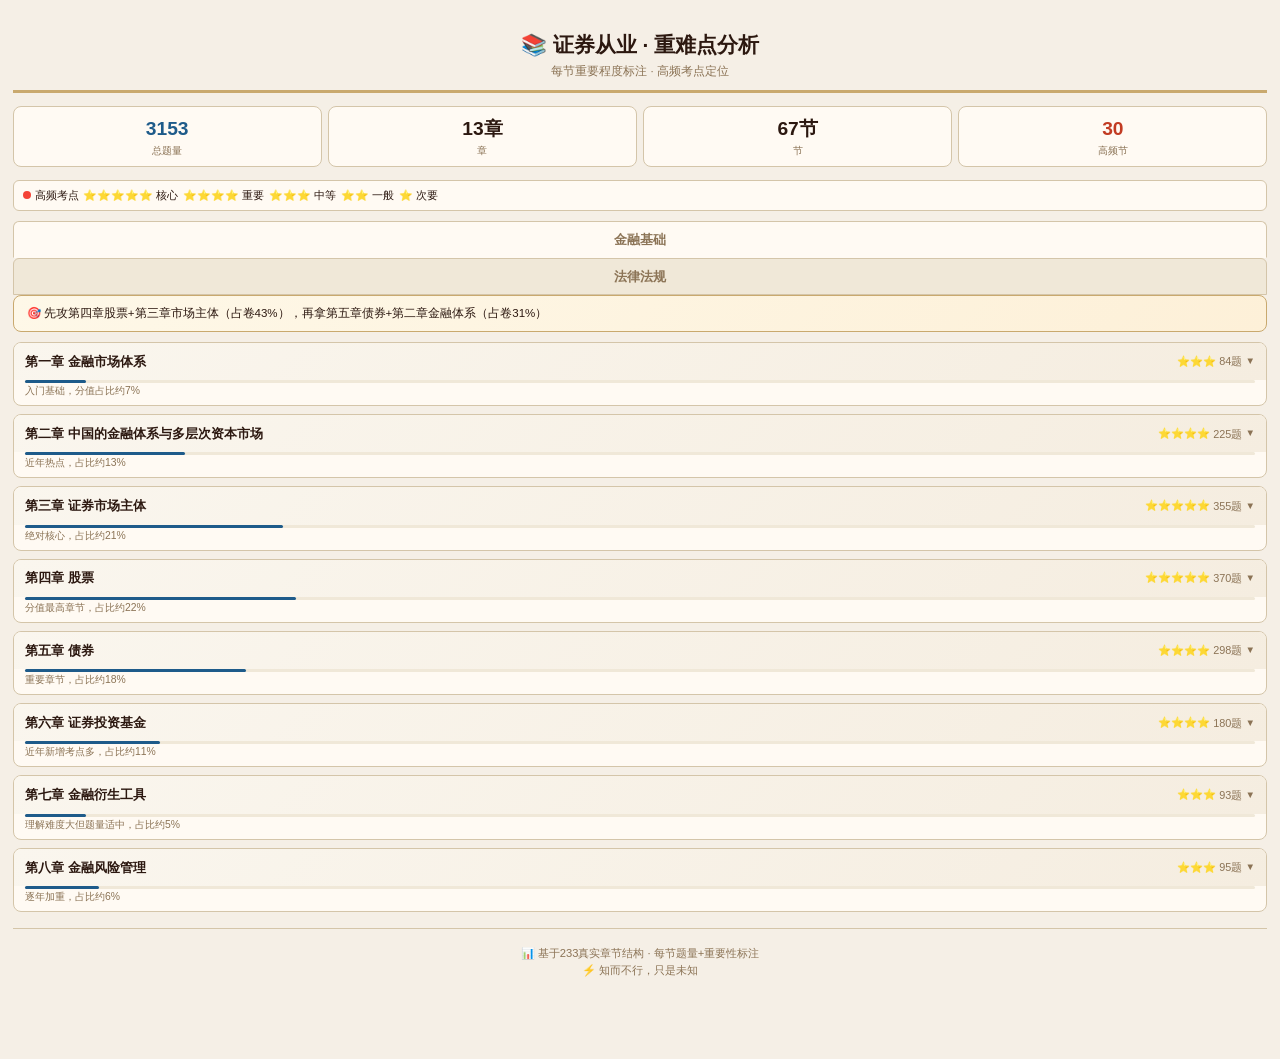
<file: 证券从业_重难点分析.html>
<!DOCTYPE html>
<html lang="zh-CN">
<head>
<meta charset="UTF-8"><meta name="viewport" content="width=device-width,initial-scale=1.0,maximum-scale=1.0,user-scalable=no">
<title>证券从业 · 重难点分析</title>
<style>
:root{--bg:#f5efe6;--card:#fffaf3;--border:#d4c5a9;--text:#2c1810;--dim:#8b7355;--gold:#c9a96e}
*{margin:0;padding:0;box-sizing:border-box;-webkit-tap-highlight-color:transparent}
body{font-family:-apple-system,'PingFang SC','Microsoft YaHei',sans-serif;background:var(--bg);color:var(--text);line-height:1.5;padding:.8rem .8rem 4rem}
.container{max-width:100%;margin:0 auto}
.header{text-align:center;padding:1rem 0 .6rem;border-bottom:3px solid var(--gold);margin-bottom:.8rem}
.header h1{font-size:1.3rem;font-weight:800;color:var(--text)}
.header .sub{color:var(--dim);font-size:.72rem;margin-top:.2rem}
.stats{display:grid;grid-template-columns:repeat(4,1fr);gap:.4rem;margin-bottom:.8rem}
.stat-box{background:var(--card);border:1px solid var(--border);border-radius:8px;padding:.5rem .2rem;text-align:center}
.stat-box .num{font-size:1.2rem;font-weight:800}
.stat-box .label{font-size:.6rem;color:var(--dim)}
.subj-tabs{display:flex;gap:2px;margin-bottom:.6rem}
.subj-tab{flex:1;padding:.5rem;text-align:center;border:1px solid var(--border);border-radius:6px 6px 0 0;font-size:.8rem;font-weight:600;color:var(--dim);background:#f0e8d8;cursor:pointer}
.subj-tab.active{background:var(--card);border-bottom-color:var(--card)}
.subj-content{display:none}
.subj-content.active{display:block}
.legend{display:flex;flex-wrap:wrap;gap:.3rem;margin-bottom:.6rem;padding:.4rem .6rem;background:var(--card);border:1px solid var(--border);border-radius:6px;font-size:.68rem}
.legend-item{display:flex;align-items:center;gap:.2rem}
.legend-dot{width:8px;height:8px;border-radius:50%}
.study-tip{background:linear-gradient(135deg,#fef8e8,#fdf0d8);border:1px solid var(--gold);border-radius:8px;padding:.6rem .8rem;margin-bottom:.6rem;font-size:.72rem;line-height:1.4}
.chapter{background:var(--card);border:1px solid var(--border);border-radius:8px;margin-bottom:.5rem;overflow:hidden}
.ch-hd{padding:.55rem .7rem;display:flex;justify-content:space-between;align-items:center;cursor:pointer;background:linear-gradient(135deg,#faf6ee,#f5ede0)}
.ch-name{font-weight:600;font-size:.82rem;flex:1;color:var(--text)}
.ch-weight{font-size:.65rem;margin-right:.2rem}
.ch-count{font-size:.68rem;color:var(--dim);white-space:nowrap}
.ch-arrow{font-size:.6rem;color:var(--dim);margin-left:.2rem;transition:transform .2s}
.ch-arrow.open{transform:rotate(180deg)}
.ch-bar{height:3px;background:#f0e8d8;margin:0 .7rem;border-radius:2px}
.ch-bar-fill{height:100%;border-radius:2px}
.ch-desc{font-size:.65rem;color:var(--dim);padding:0 .7rem .4rem}
.ch-body{padding:0 .4rem .5rem;display:none}
.sec-item{display:flex;justify-content:space-between;align-items:center;padding:.35rem .5rem;font-size:.75rem;border-bottom:1px dashed #f5ede0;border-radius:4px;margin:1px 0}
.sec-item.hot{background:#fef8e8}
.sec-item:last-child{border:none}
.sec-name{flex:1;font-size:.74rem}
.sec-weight{font-size:.6rem;margin:0 .3rem;color:var(--dim)}
.sec-count{font-size:.65rem;color:var(--dim);white-space:nowrap}
.hot-badge{display:inline-block;font-size:.55rem;background:#f44336;color:#fff;padding:.06rem .3rem;border-radius:2px;margin-left:.3rem;font-weight:600}
.footer{text-align:center;padding:1rem;color:var(--dim);font-size:.7rem;border-top:1px solid var(--border);margin-top:1rem}
</style>
</head>
<body>
<div class="container">
<div class="header">
<h1>📚 证券从业 · 重难点分析</h1>
<div class="sub">每节重要程度标注 · 高频考点定位</div>
</div>
<div class="stats"><div class="stat-box"><div class="num" style="color:#1e5b8a">3153</div><div class="label">总题量</div></div><div class="stat-box"><div class="num">13章</div><div class="label">章</div></div><div class="stat-box"><div class="num">67节</div><div class="label">节</div></div><div class="stat-box"><div class="num" style="color:#c23b22">30</div><div class="label">高频节</div></div></div><div class="legend"><span class="legend-item"><span class="legend-dot" style="background:#f44336"></span>高频考点</span><span class="legend-item">⭐⭐⭐⭐⭐ 核心</span><span class="legend-item">⭐⭐⭐⭐ 重要</span><span class="legend-item">⭐⭐⭐ 中等</span><span class="legend-item">⭐⭐ 一般</span><span class="legend-item">⭐ 次要</span></div><div class="subj-tab active" onclick="switchSubj(0)">金融基础</div><div class="subj-tab" onclick="switchSubj(1)">法律法规</div><div class="subj-content active" id="subj0"><div class="study-tip">🎯 先攻第四章股票+第三章市场主体（占卷43%），再拿第五章债券+第二章金融体系（占卷31%）</div><div class="chapter"><div class="ch-hd" onclick="toggleCh(this)"><span class="ch-name">第一章 金融市场体系</span><span class="ch-weight">⭐⭐⭐</span><span class="ch-count">84题</span><span class="ch-arrow">▼</span></div><div class="ch-bar"><div class="ch-bar-fill" style="width:5%;background:#1e5b8a"></div></div><div class="ch-desc">入门基础，分值占比约7%</div><div class="ch-body"><div class="sec-item"><span class="sec-name">第一节 金融市场概述</span><span class="sec-weight">⭐⭐</span><span class="sec-count">39题</span></div><div class="sec-item"><span class="sec-name">第二节 全球金融市场</span><span class="sec-weight">⭐⭐</span><span class="sec-count">45题</span></div></div></div><div class="chapter"><div class="ch-hd" onclick="toggleCh(this)"><span class="ch-name">第二章 中国的金融体系与多层次资本市场</span><span class="ch-weight">⭐⭐⭐⭐</span><span class="ch-count">225题</span><span class="ch-arrow">▼</span></div><div class="ch-bar"><div class="ch-bar-fill" style="width:13%;background:#1e5b8a"></div></div><div class="ch-desc">近年热点，占比约13%</div><div class="ch-body"><div class="sec-item hot"><span class="sec-name">第一节 中国的金融体系<span class="hot-badge">高频</span></span><span class="sec-weight">⭐⭐⭐⭐</span><span class="sec-count">160题</span></div><div class="sec-item hot"><span class="sec-name">第二节 中国的多层次资本市场<span class="hot-badge">高频</span></span><span class="sec-weight">⭐⭐⭐⭐</span><span class="sec-count">65题</span></div></div></div><div class="chapter"><div class="ch-hd" onclick="toggleCh(this)"><span class="ch-name">第三章 证券市场主体</span><span class="ch-weight">⭐⭐⭐⭐⭐</span><span class="ch-count">355题</span><span class="ch-arrow">▼</span></div><div class="ch-bar"><div class="ch-bar-fill" style="width:21%;background:#1e5b8a"></div></div><div class="ch-desc">绝对核心，占比约21%</div><div class="ch-body"><div class="sec-item"><span class="sec-name">第一节 证券发行人</span><span class="sec-weight">⭐⭐⭐</span><span class="sec-count">24题</span></div><div class="sec-item hot"><span class="sec-name">第二节 证券投资者<span class="hot-badge">高频</span></span><span class="sec-weight">⭐⭐⭐⭐⭐</span><span class="sec-count">84题</span></div><div class="sec-item hot"><span class="sec-name">第三节 证券中介机构<span class="hot-badge">高频</span></span><span class="sec-weight">⭐⭐⭐⭐⭐</span><span class="sec-count">142题</span></div><div class="sec-item hot"><span class="sec-name">第四节 自律性组织<span class="hot-badge">高频</span></span><span class="sec-weight">⭐⭐⭐⭐</span><span class="sec-count">53题</span></div><div class="sec-item"><span class="sec-name">第五节 投资者保护机构</span><span class="sec-weight">⭐⭐⭐</span><span class="sec-count">27题</span></div><div class="sec-item"><span class="sec-name">第六节 证券市场监管机构</span><span class="sec-weight">⭐⭐⭐</span><span class="sec-count">25题</span></div></div></div><div class="chapter"><div class="ch-hd" onclick="toggleCh(this)"><span class="ch-name">第四章 股票</span><span class="ch-weight">⭐⭐⭐⭐⭐</span><span class="ch-count">370题</span><span class="ch-arrow">▼</span></div><div class="ch-bar"><div class="ch-bar-fill" style="width:22%;background:#1e5b8a"></div></div><div class="ch-desc">分值最高章节，占比约22%</div><div class="ch-body"><div class="sec-item hot"><span class="sec-name">第一节 股票概述<span class="hot-badge">高频</span></span><span class="sec-weight">⭐⭐⭐⭐⭐</span><span class="sec-count">113题</span></div><div class="sec-item hot"><span class="sec-name">第二节 股票发行<span class="hot-badge">高频</span></span><span class="sec-weight">⭐⭐⭐⭐</span><span class="sec-count">44题</span></div><div class="sec-item hot"><span class="sec-name">第三节 股票交易<span class="hot-badge">高频</span></span><span class="sec-weight">⭐⭐⭐⭐⭐</span><span class="sec-count">113题</span></div><div class="sec-item hot"><span class="sec-name">第四节 股票估值<span class="hot-badge">高频</span></span><span class="sec-weight">⭐⭐⭐⭐</span><span class="sec-count">100题</span></div></div></div><div class="chapter"><div class="ch-hd" onclick="toggleCh(this)"><span class="ch-name">第五章 债券</span><span class="ch-weight">⭐⭐⭐⭐</span><span class="ch-count">298题</span><span class="ch-arrow">▼</span></div><div class="ch-bar"><div class="ch-bar-fill" style="width:18%;background:#1e5b8a"></div></div><div class="ch-desc">重要章节，占比约18%</div><div class="ch-body"><div class="sec-item hot"><span class="sec-name">第一节 债券概述<span class="hot-badge">高频</span></span><span class="sec-weight">⭐⭐⭐⭐⭐</span><span class="sec-count">142题</span></div><div class="sec-item hot"><span class="sec-name">第二节 债券的发行<span class="hot-badge">高频</span></span><span class="sec-weight">⭐⭐⭐⭐</span><span class="sec-count">66题</span></div><div class="sec-item hot"><span class="sec-name">第三节 债券交易<span class="hot-badge">高频</span></span><span class="sec-weight">⭐⭐⭐⭐</span><span class="sec-count">58题</span></div><div class="sec-item"><span class="sec-name">第四节 债券估值</span><span class="sec-weight">⭐⭐⭐</span><span class="sec-count">32题</span></div></div></div><div class="chapter"><div class="ch-hd" onclick="toggleCh(this)"><span class="ch-name">第六章 证券投资基金</span><span class="ch-weight">⭐⭐⭐⭐</span><span class="ch-count">180题</span><span class="ch-arrow">▼</span></div><div class="ch-bar"><div class="ch-bar-fill" style="width:11%;background:#1e5b8a"></div></div><div class="ch-desc">近年新增考点多，占比约11%</div><div class="ch-body"><div class="sec-item hot"><span class="sec-name">第一节 证券投资基金概述<span class="hot-badge">高频</span></span><span class="sec-weight">⭐⭐⭐⭐</span><span class="sec-count">54题</span></div><div class="sec-item"><span class="sec-name">第二节 证券投资基金的运作与业务流程</span><span class="sec-weight">⭐⭐⭐</span><span class="sec-count">34题</span></div><div class="sec-item"><span class="sec-name">第三节 基金的估值、费用与利润分配</span><span class="sec-weight">⭐⭐⭐</span><span class="sec-count">29题</span></div><div class="sec-item"><span class="sec-name">第四节 基金的管理</span><span class="sec-weight">⭐⭐⭐</span><span class="sec-count">14题</span></div><div class="sec-item"><span class="sec-name">第五节 基金的监管与信息披露</span><span class="sec-weight">⭐⭐⭐</span><span class="sec-count">16题</span></div><div class="sec-item"><span class="sec-name">第六节 私募证券投资基金</span><span class="sec-weight">⭐⭐</span><span class="sec-count">14题</span></div><div class="sec-item"><span class="sec-name">第七节 基础设施公募REITs</span><span class="sec-weight">⭐⭐⭐</span><span class="sec-count">19题</span></div></div></div><div class="chapter"><div class="ch-hd" onclick="toggleCh(this)"><span class="ch-name">第七章 金融衍生工具</span><span class="ch-weight">⭐⭐⭐</span><span class="ch-count">93题</span><span class="ch-arrow">▼</span></div><div class="ch-bar"><div class="ch-bar-fill" style="width:5%;background:#1e5b8a"></div></div><div class="ch-desc">理解难度大但题量适中，占比约5%</div><div class="ch-body"><div class="sec-item"><span class="sec-name">第一节 金融衍生工具概述</span><span class="sec-weight">⭐⭐⭐</span><span class="sec-count">25题</span></div><div class="sec-item hot"><span class="sec-name">第二节 期货与期权交易<span class="hot-badge">高频</span></span><span class="sec-weight">⭐⭐⭐⭐</span><span class="sec-count">47题</span></div><div class="sec-item"><span class="sec-name">第三节 远期与互换交易</span><span class="sec-weight">⭐⭐</span><span class="sec-count">13题</span></div><div class="sec-item"><span class="sec-name">第四节 其他衍生工具</span><span class="sec-weight">⭐⭐</span><span class="sec-count">8题</span></div></div></div><div class="chapter"><div class="ch-hd" onclick="toggleCh(this)"><span class="ch-name">第八章 金融风险管理</span><span class="ch-weight">⭐⭐⭐</span><span class="ch-count">95题</span><span class="ch-arrow">▼</span></div><div class="ch-bar"><div class="ch-bar-fill" style="width:6%;background:#1e5b8a"></div></div><div class="ch-desc">逐年加重，占比约6%</div><div class="ch-body"><div class="sec-item"><span class="sec-name">第一节 风险管理概述</span><span class="sec-weight">⭐⭐⭐</span><span class="sec-count">17题</span></div><div class="sec-item"><span class="sec-name">第二节 金融风险管理流程与证券公司风险管理架构</span><span class="sec-weight">⭐⭐⭐</span><span class="sec-count">30题</span></div><div class="sec-item hot"><span class="sec-name">第三节 市场风险管理<span class="hot-badge">高频</span></span><span class="sec-weight">⭐⭐⭐⭐</span><span class="sec-count">14题</span></div><div class="sec-item"><span class="sec-name">第四节 信用风险管理</span><span class="sec-weight">⭐⭐⭐</span><span class="sec-count">8题</span></div><div class="sec-item"><span class="sec-name">第五节 流动性风险管理</span><span class="sec-weight">⭐⭐</span><span class="sec-count">13题</span></div><div class="sec-item"><span class="sec-name">第六节 操作风险和声誉风险管理及其他</span><span class="sec-weight">⭐⭐</span><span class="sec-count">8题</span></div><div class="sec-item"><span class="sec-name">第七节 我国证券公司风险管理实践</span><span class="sec-weight">⭐</span><span class="sec-count">5题</span></div></div></div></div><div class="subj-content" id="subj1"><div class="study-tip">🎯 先攻第三章业务规范+第一章法律法规（占卷61%），再拿第二章管理规范（占卷23%）</div><div class="chapter"><div class="ch-hd" onclick="toggleCh(this)"><span class="ch-name">第一章 证券市场基本法律法规</span><span class="ch-weight">⭐⭐⭐⭐⭐</span><span class="ch-count">423题</span><span class="ch-arrow">▼</span></div><div class="ch-bar"><div class="ch-bar-fill" style="width:29%;background:#c23b22"></div></div><div class="ch-desc">分值最大章，占比约29%</div><div class="ch-body"><div class="sec-item"><span class="sec-name">第一节 证券市场的法律法规体系</span><span class="sec-weight">⭐⭐</span><span class="sec-count">32题</span></div><div class="sec-item hot"><span class="sec-name">第二节 公司法<span class="hot-badge">高频</span></span><span class="sec-weight">⭐⭐⭐⭐⭐</span><span class="sec-count">114题</span></div><div class="sec-item hot"><span class="sec-name">第三节 合伙企业法<span class="hot-badge">高频</span></span><span class="sec-weight">⭐⭐⭐⭐</span><span class="sec-count">16题</span></div><div class="sec-item hot"><span class="sec-name">第四节 证券法<span class="hot-badge">高频</span></span><span class="sec-weight">⭐⭐⭐⭐⭐</span><span class="sec-count">99题</span></div><div class="sec-item hot"><span class="sec-name">第五节 证券投资基金法<span class="hot-badge">高频</span></span><span class="sec-weight">⭐⭐⭐⭐</span><span class="sec-count">53题</span></div><div class="sec-item"><span class="sec-name">第六节 期货和衍生品法</span><span class="sec-weight">⭐⭐⭐</span><span class="sec-count">20题</span></div><div class="sec-item hot"><span class="sec-name">第七节 证券公司监督管理条例<span class="hot-badge">高频</span></span><span class="sec-weight">⭐⭐⭐⭐</span><span class="sec-count">72题</span></div><div class="sec-item"><span class="sec-name">第八节 证券公司风险处置条例</span><span class="sec-weight">⭐⭐</span><span class="sec-count">7题</span></div><div class="sec-item"><span class="sec-name">第九节 私募投资基金监督管理条例</span><span class="sec-weight">⭐⭐⭐</span><span class="sec-count">10题</span></div></div></div><div class="chapter"><div class="ch-hd" onclick="toggleCh(this)"><span class="ch-name">第二章 证券经营机构管理规范</span><span class="ch-weight">⭐⭐⭐⭐</span><span class="ch-count">332题</span><span class="ch-arrow">▼</span></div><div class="ch-bar"><div class="ch-bar-fill" style="width:23%;background:#c23b22"></div></div><div class="ch-desc">管理规范重点，占比约23%</div><div class="ch-body"><div class="sec-item hot"><span class="sec-name">第一节 公司治理、内部控制与合规管理<span class="hot-badge">高频</span></span><span class="sec-weight">⭐⭐⭐⭐⭐</span><span class="sec-count">136题</span></div><div class="sec-item hot"><span class="sec-name">第二节 证券公司风险管理<span class="hot-badge">高频</span></span><span class="sec-weight">⭐⭐⭐⭐</span><span class="sec-count">82题</span></div><div class="sec-item"><span class="sec-name">第三节 证券公司并表管理</span><span class="sec-weight">⭐⭐</span><span class="sec-count">20题</span></div><div class="sec-item hot"><span class="sec-name">第四节 投资者适当性管理<span class="hot-badge">高频</span></span><span class="sec-weight">⭐⭐⭐⭐</span><span class="sec-count">47题</span></div><div class="sec-item"><span class="sec-name">第五节 证券公司反洗钱和反恐怖融资工作</span><span class="sec-weight">⭐⭐⭐</span><span class="sec-count">19题</span></div><div class="sec-item"><span class="sec-name">第六节 证券公司信息技术及网络数据管理</span><span class="sec-weight">⭐⭐⭐</span><span class="sec-count">16题</span></div><div class="sec-item"><span class="sec-name">第七节  证券公司网络和信息安全管理</span><span class="sec-weight">⭐⭐⭐</span><span class="sec-count">12题</span></div></div></div><div class="chapter"><div class="ch-hd" onclick="toggleCh(this)"><span class="ch-name">第三章 证券公司业务规范</span><span class="ch-weight">⭐⭐⭐⭐⭐</span><span class="ch-count">462题</span><span class="ch-arrow">▼</span></div><div class="ch-bar"><div class="ch-bar-fill" style="width:32%;background:#c23b22"></div></div><div class="ch-desc">业务种类多题量大，占比约32%</div><div class="ch-body"><div class="sec-item hot"><span class="sec-name">第一节 证券经纪<span class="hot-badge">高频</span></span><span class="sec-weight">⭐⭐⭐⭐</span><span class="sec-count">27题</span></div><div class="sec-item hot"><span class="sec-name">第二节 证券投资咨询<span class="hot-badge">高频</span></span><span class="sec-weight">⭐⭐⭐⭐</span><span class="sec-count">66题</span></div><div class="sec-item"><span class="sec-name">第三节 与证券交易、证券投资活动有关的财务顾问</span><span class="sec-weight">⭐⭐⭐</span><span class="sec-count">33题</span></div><div class="sec-item hot"><span class="sec-name">第四节 证券承销与保荐<span class="hot-badge">高频</span></span><span class="sec-weight">⭐⭐⭐⭐</span><span class="sec-count">44题</span></div><div class="sec-item hot"><span class="sec-name">第五节 证券公司融资融券及其他信用业务<span class="hot-badge">高频</span></span><span class="sec-weight">⭐⭐⭐⭐⭐</span><span class="sec-count">97题</span></div><div class="sec-item"><span class="sec-name">第六节 证券自营</span><span class="sec-weight">⭐⭐⭐</span><span class="sec-count">30题</span></div><div class="sec-item hot"><span class="sec-name">第七节 资产管理业务<span class="hot-badge">高频</span></span><span class="sec-weight">⭐⭐⭐⭐</span><span class="sec-count">68题</span></div><div class="sec-item"><span class="sec-name">第八节 证券公司全国股份转让系统业务及柜台市场业务</span><span class="sec-weight">⭐⭐⭐</span><span class="sec-count">31题</span></div><div class="sec-item"><span class="sec-name">第九节 其他业务</span><span class="sec-weight">⭐⭐⭐</span><span class="sec-count">66题</span></div></div></div><div class="chapter"><div class="ch-hd" onclick="toggleCh(this)"><span class="ch-name">第四章 证券市场典型违法违规行为及法律责任</span><span class="ch-weight">⭐⭐⭐</span><span class="ch-count">119题</span><span class="ch-arrow">▼</span></div><div class="ch-bar"><div class="ch-bar-fill" style="width:8%;background:#c23b22"></div></div><div class="ch-desc">记忆型章节，占比约8%</div><div class="ch-body"><div class="sec-item hot"><span class="sec-name">第一节 证券一级市场<span class="hot-badge">高频</span></span><span class="sec-weight">⭐⭐⭐⭐</span><span class="sec-count">82题</span></div><div class="sec-item"><span class="sec-name">第二节 证券二级市场</span><span class="sec-weight">⭐⭐⭐</span><span class="sec-count">37题</span></div></div></div><div class="chapter"><div class="ch-hd" onclick="toggleCh(this)"><span class="ch-name">第五章  行业文化、职业道德与从业人员行为规范</span><span class="ch-weight">⭐⭐⭐</span><span class="ch-count">117题</span><span class="ch-arrow">▼</span></div><div class="ch-bar"><div class="ch-bar-fill" style="width:8%;background:#c23b22"></div></div><div class="ch-desc"></div><div class="ch-body"><div class="sec-item"><span class="sec-name">第一节  证券行业文化建设</span><span class="sec-weight">⭐⭐⭐</span><span class="sec-count">20题</span></div><div class="sec-item"><span class="sec-name">第二节 证券公司及其工作人员廉洁从业规定</span><span class="sec-weight">⭐⭐⭐</span><span class="sec-count">19题</span></div><div class="sec-item"><span class="sec-name">第三节  证券市场诚信管理及禁入措施</span><span class="sec-weight">⭐⭐</span><span class="sec-count">8题</span></div><div class="sec-item hot"><span class="sec-name">第四节  从业人员行为规范<span class="hot-badge">高频</span></span><span class="sec-weight">⭐⭐⭐⭐</span><span class="sec-count">70题</span></div></div></div></div><script>
function toggleCh(el){var b=el.parentElement.querySelector('.ch-body'),a=el.querySelector('.ch-arrow');if(b.style.display==='block'){b.style.display='none';a.classList.remove('open')}else{b.style.display='block';a.classList.add('open')}}
function switchSubj(n){document.querySelectorAll('.subj-tab').forEach(function(t,i){t.classList.toggle('active',i===n)});document.querySelectorAll('.subj-content').forEach(function(t,i){t.classList.toggle('active',i===n)})}
</script>
<div class="footer"><p>📊 基于233真实章节结构 · 每节题量+重要性标注</p><p>⚡ 知而不行，只是未知</p></div>
</div></body></html>
</file>
<file: style.css>
:root {
  --bg: #f5efe6; --bg2: #f0e8db;
  --card: #faf6f0; --card-hover: #f0e8db;
  --border: rgba(61,50,41,0.1); --border-hover: rgba(30,91,138,0.25);
  --text: #3d3229; --dim: #8a7e6f;
  --accent: #1e5b8a; --accent-glow: rgba(30,91,138,0.12);
  --green: #3d7246; --green-bg: rgba(61,114,70,0.08);
  --red: #c23b22; --red-bg: rgba(194,59,34,0.08);
  --yellow: #b8860b; --yellow-bg: rgba(184,134,11,0.08);
  --purple: #7b5ea7; --purple-bg: rgba(123,94,167,0.08);
  --orange: #b76e42;
  --radius: 14px;
  --safe-t: env(safe-area-inset-top,0px);
  --safe-b: env(safe-area-inset-bottom,0px);
}
* { margin:0; padding:0; box-sizing:border-box; -webkit-tap-highlight-color:transparent; }
html,body { height:100%; overflow:hidden; }
body {
  font-family: -apple-system, 'PingFang SC', 'Microsoft YaHei', sans-serif;
  background: var(--bg); color: var(--text); font-size:16px; line-height:1.6;
  padding-top:var(--safe-t); padding-bottom:var(--safe-b);
}
/* ====== Pages ====== */
.page { display:none; height:100%; flex-direction:column; }
.page.active { display:flex; }
.page-title { font-size:20px; font-weight:700; }
/* ====== Header ====== */
.header {
  padding: 14px 18px; flex-shrink:0;
  border-bottom:1px solid var(--border);
  display:flex; align-items:center; gap:12px;
  background:rgba(245,239,230,0.85);
}
.header h1 { font-size:18px; font-weight:700; flex:1; }
.home-header {
  border-bottom:none; background:transparent; backdrop-filter:none;
  padding:18px 18px 6px;
}
.header .back {
  width:36px; height:36px; display:flex; align-items:center; justify-content:center;
  border-radius:50%; background:var(--card); border:1px solid var(--border);
  font-size:18px; cursor:pointer; color:var(--text); flex-shrink:0;
  transition:all 0.2s;
}
.header .back:active { background:var(--card-hover); border-color:var(--accent); }
/* ====== Icon Button ====== */
.icon-btn {
  width:38px; height:38px; border-radius:50%;
  background:var(--card); border:1px solid var(--border);
  display:flex; align-items:center; justify-content:center;
  cursor:pointer; font-size:16px; transition:all 0.2s;
}
.icon-btn:active { border-color:var(--accent); }
/* ====== Small Button ====== */
.btn-sm {
  font-size:12px; padding:4px 12px; border-radius:6px;
  cursor:pointer; background:transparent; border:1px solid var(--border);
  color:var(--dim); transition:all 0.2s;
}
.btn-sm:active { border-color:var(--accent); color:var(--accent); }
.mode-btn { min-width:58px; text-align:center; font-size:11px; }
.mode-btn.memorize { background:var(--accent); color:white; border-color:var(--accent); }
/* ====== Card Tiers ====== */
.menu-card.premium::after { content:"VIP"; position:absolute; top:8px; right:8px; font-size:9px; background:linear-gradient(135deg,#ff9800,#e65100); color:white; padding:1px 6px; border-radius:4px; font-weight:600; }
.menu-card.free::after { content:"免费"; position:absolute; top:8px; right:8px; font-size:9px; background:var(--green); color:white; padding:1px 6px; border-radius:4px; font-weight:600; }
.menu-card { position:relative; }
/* ====== Content ====== */
.content { flex:1; overflow-y:auto; padding:16px 18px; -webkit-overflow-scrolling:touch; scroll-behavior:smooth; }
/* ====== Glass Card ====== */
.glass {
  background:rgba(250,246,240,0.7); border:1px solid var(--border); border-radius:var(--radius);
}
/* ====== Home ====== */
.greeting { font-size:24px; font-weight:800; margin-bottom:4px; }
.greeting-sub { color:var(--dim); font-size:14px; margin-bottom:16px; }
.stats-row { display:grid; grid-template-columns:1fr 1fr 1fr; gap:10px; margin-bottom:16px; }
.stat-card {
  background:var(--card); border-radius:12px; padding:12px 10px; text-align:center;
  border:1px solid var(--border); cursor:pointer; transition:all 0.2s;
}
.stat-card:active { transform:scale(0.96); border-color:var(--accent); }
.stat-card .num { font-size:22px; font-weight:800; }
.stat-card .lbl { font-size:11px; color:var(--dim); margin-top:2px; }
.menu-grid { display:grid; grid-template-columns:1fr 1fr; gap:10px; margin-bottom:14px; }
.menu-card {
  background:var(--card); border:1px solid var(--border); border-radius:var(--radius);
  padding:16px 14px; cursor:pointer; transition:all 0.2s;
  display:flex; flex-direction:column; gap:6px;
}
.menu-card:active { transform:scale(0.97); border-color:var(--accent); }
.menu-card .icon { font-size:28px; }
.menu-card h3 { font-size:15px; font-weight:600; }
.menu-card p { font-size:12px; color:var(--dim); line-height:1.4; }
.menu-card .badge {
  display:inline-block; font-size:10px; padding:1px 8px; border-radius:999px;
  font-weight:600; margin-top:2px; width:fit-content;
}
/* ====== Exam List ====== */
.exam-item {
  background:var(--card); border:1px solid var(--border); border-radius:12px;
  padding:14px; margin-bottom:8px; cursor:pointer;
  display:flex; align-items:center; justify-content:space-between; gap:8px;
  transition:all 0.2s;
}
.exam-item:active { transform:scale(0.98); border-color:var(--accent); }
.exam-item .info h3 { font-size:15px; font-weight:500; }
.exam-item .info .meta { font-size:12px; color:var(--dim); margin-top:1px; }
.exam-item .status-dot { width:8px; height:8px; border-radius:50%; flex-shrink:0; }
/* ====== Exam Taking ====== */
.progress-wrap { flex-shrink:0; padding:0 18px; background:var(--bg); }
.progress-bar { height:4px; background:var(--border); border-radius:2px; overflow:hidden; margin:8px 0 4px; }
.progress-fill { height:100%; border-radius:2px; background:linear-gradient(90deg,var(--accent),var(--green)); transition:width 0.4s ease; }
.exam-topbar {
  display:flex; align-items:center; justify-content:space-between;
  padding:4px 18px 6px; font-size:13px; color:var(--dim); flex-shrink:0;
  background:var(--bg);
}
.q-area { flex:1; overflow-y:auto; padding:12px 18px 8px; -webkit-overflow-scrolling:touch; }
.q-head { display:flex; align-items:center; gap:8px; margin-bottom:10px; }
.q-num {
  display:flex; align-items:center; justify-content:center;
  width:30px; height:30px; border-radius:50%;
  background:var(--green-bg); color:var(--green); font-size:13px; font-weight:700;
}
.q-tag { font-size:11px; padding:2px 10px; border-radius:4px; font-weight:600; }
.q-tag.single { background:var(--green-bg); color:var(--green); }
.q-tag.multi { background:var(--red-bg); color:var(--red); }
.q-tag.judge { background:var(--yellow-bg); color:var(--yellow); }
.q-text { font-size:16px; line-height:1.8; margin-bottom:16px; }
.opt {
  display:flex; align-items:flex-start; gap:10px;
  padding:13px 14px; margin-bottom:8px;
  background:rgba(61,50,41,0.04); border:1px solid var(--border);
  border-radius:12px; cursor:pointer; transition:all 0.15s; min-height:48px;
}
.opt:active { transform:scale(0.98); }
.opt .k {
  width:26px; height:26px; border-radius:50%; flex-shrink:0;
  display:flex; align-items:center; justify-content:center;
  font-size:13px; font-weight:700;
  background:rgba(61,50,41,0.15); color:var(--dim);
  transition:all 0.2s;
}
.opt .v { flex:1; font-size:15px; padding-top:2px; line-height:1.5; }
.opt.sel { border-color:var(--accent); background:rgba(30,91,138,0.06); }
.opt.sel .k { background:var(--accent); color:#fff; }
.opt.cor { border-color:var(--green); background:var(--green-bg); }
.opt.cor .k { background:var(--green); color:#fff; }
.opt.cor .v::after { content:" ✓"; color:var(--green); font-weight:700; }
.opt.wro { border-color:var(--red); background:var(--red-bg); }
.opt.wro .k { background:var(--red); color:#fff; }
.opt.wro .v::after { content:" ✗"; color:var(--red); font-weight:700; }
.opt.disabled { pointer-events:none; }
/* ====== Analysis ====== */
.analysis-box {
  margin-top:12px; padding:14px;
  background:rgba(30,91,138,0.04); border:1px solid rgba(30,91,138,0.15);
  border-radius:12px; display:none;
}
.analysis-box.show { display:block; animation:fadeIn 0.3s ease; }
.analysis-box .ans { color:var(--green); font-weight:700; font-size:14px; }
.analysis-box .exp { color:var(--dim); font-size:14px; margin-top:6px; line-height:1.7; }
@keyframes fadeIn { from{opacity:0;transform:translateY(6px)} to{opacity:1;transform:translateY(0)} }
/* ====== Bottom Bar ====== */
.bottom-bar {
  flex-shrink:0; padding:8px 18px calc(8px+var(--safe-b));
  border-top:1px solid var(--border); display:flex; gap:8px; align-items:center;
  background:rgba(245,239,230,0.9);
}
.bottom-bar .btn {
  flex:1; height:46px; border-radius:12px; border:none;
  font-size:15px; font-weight:600; cursor:pointer;
  display:flex; align-items:center; justify-content:center; gap:6px;
  transition:all 0.2s;
}
.btn-primary { background:linear-gradient(135deg,var(--accent),var(--green)); color:#fff; }
.btn-primary:active { opacity:0.85; }
.btn-primary:disabled { opacity:0.35; }
.btn-outline { background:transparent; border:1px solid var(--border); color:var(--dim); }
.btn-outline:active { border-color:var(--accent); color:var(--accent); }
.nav-btns { display:flex; gap:6px; }
.nav-btn {
  width:42px; height:42px; border-radius:10px; border:1px solid var(--border);
  background:transparent; color:var(--dim); font-size:18px; cursor:pointer;
  display:flex; align-items:center; justify-content:center; transition:all 0.2s;
}
.nav-btn:active { border-color:var(--accent); color:var(--accent); }
.nav-btn:disabled { opacity:0.25; }
/* ====== Result ====== */
.result-wrap { text-align:center; padding:30px 20px; }
.score-ring {
  width:150px; height:150px; border-radius:50%; margin:6px auto 14px;
  display:flex; flex-direction:column; align-items:center; justify-content:center;
  border:5px solid var(--green); position:relative;
}
.score-ring .num { font-size:44px; font-weight:800; line-height:1; }
.score-ring .lbl { font-size:12px; color:var(--dim); margin-top:2px; }
.result-msg { font-size:15px; margin-bottom:6px; }
.result-detail { font-size:14px; color:var(--dim); margin-bottom:4px; }
.result-actions { display:flex; gap:8px; justify-content:center; flex-wrap:wrap; margin-top:18px; }
/* Result button variants */
.btn-rp {
  height:44px; padding:0 22px; border-radius:10px; font-size:14px; font-weight:600;
  border:none; cursor:pointer; transition:all 0.2s;
  background:linear-gradient(135deg,var(--accent),var(--green)); color:#fff;
}
.btn-rs {
  height:44px; padding:0 22px; border-radius:10px; font-size:14px; font-weight:600;
  border:none; cursor:pointer; transition:all 0.2s;
  background:var(--card); border:1px solid var(--border); color:var(--text);
}
.btn-rg {
  height:44px; padding:0 22px; border-radius:10px; font-size:14px; font-weight:600;
  border:none; cursor:pointer; transition:all 0.2s;
  background:transparent; border:1px solid var(--border); color:var(--dim);
}
.btn-rp:active, .btn-rs:active, .btn-rg:active { transform:scale(0.96); }
/* ====== Clickable ====== */
.clickable { cursor:pointer; }
.clickable:active { border-color:var(--accent); }
/* ====== Wrong Review ====== */
.wrong-item {
  background:var(--card); border:1px solid var(--border); border-radius:12px;
  padding:14px; margin-bottom:8px; cursor:pointer; transition:all 0.2s;
}
.wrong-item:active { border-color:var(--accent); }
.wrong-item .src { font-size:11px; color:var(--dim); margin-bottom:4px; }
.wrong-item .q { font-size:14px; display:-webkit-box; -webkit-line-clamp:2; -webkit-box-orient:vertical; overflow:hidden; }
.wrong-item .meta { font-size:12px; color:var(--dim); margin-top:4px; display:flex; gap:8px; }
.wrong-item .tag { font-size:10px; padding:1px 6px; border-radius:3px; font-weight:600; }
/* ====== Onboarding ====== */
.onboard-slide { padding:30px 20px; text-align:center; }
.onboard-slide .icon { font-size:56px; margin-bottom:12px; }
.onboard-slide h2 { font-size:22px; font-weight:700; margin-bottom:6px; }
.onboard-slide p { color:var(--dim); font-size:14px; margin-bottom:20px; }
.onboard-slide .field { text-align:left; margin-bottom:14px; }
.onboard-slide .field label { font-size:13px; font-weight:600; color:var(--dim); display:block; margin-bottom:4px; }
.onboard-slide .field select,.onboard-slide .field input {
  width:100%; padding:12px 14px; border-radius:10px; border:1px solid var(--border);
  background:var(--card); color:var(--text); font-size:15px; appearance:none;
  -webkit-appearance:none; outline:none;
}
.onboard-slide .field select:focus,.onboard-slide .field input:focus { border-color:var(--accent); }
.onboard-btn {
  width:100%; height:48px; border-radius:12px; border:none;
  background:linear-gradient(135deg,var(--accent),var(--green)); color:#fff;
  font-size:16px; font-weight:700; cursor:pointer; margin-top:8px;
  transition:all 0.2s;
}
.onboard-btn:active { opacity:0.85; }
.onboard-btn:disabled { opacity:0.3; }
/* ====== Plan Card ====== */
.plan-card {
  background:linear-gradient(135deg,rgba(30,91,138,0.08),rgba(61,114,70,0.08));
  border:1px solid var(--border-hover); border-radius:var(--radius);
  padding:16px; margin-bottom:14px;
}
.plan-card h3 { font-size:15px; font-weight:600; margin-bottom:6px; }
.plan-card .row { display:flex; justify-content:space-between; font-size:13px; color:var(--dim); padding:3px 0; }
.plan-card .row .val { color:var(--text); font-weight:500; }
/* ====== Empty State ====== */
.empty-state { text-align:center; padding:50px 20px; color:var(--dim); }
.empty-state .icon { font-size:48px; margin-bottom:8px; }
.empty-state p { font-size:14px; }
/* ====== Utility ====== */
.flex { display:flex; }
.flex-1 { flex:1; }
.flex-col { flex-direction:column; }
.items-center { align-items:center; }
.justify-between { justify-content:space-between; }
.gap-8 { gap:8px; }
.mt-4 { margin-top:4px; }
.mt-6 { margin-top:6px; }
.mt-8 { margin-top:8px; }
.mt-10 { margin-top:10px; }
.mt-14 { margin-top:14px; }
.mt-16 { margin-top:16px; }
.mb-8 { margin-bottom:8px; }
.p-14 { padding:14px; }
.p-8-0 { padding:8px 0; }
.fs-15 { font-size:15px; }
.fs-16 { font-size:16px; }
.fs-18 { font-size:18px; }
.dn { display:none; }
.text-center { text-align:center; }
.text-accent { color:var(--accent); }
.text-green { color:var(--green); }
.text-red { color:var(--red); }
.text-dim { color:var(--dim); }
.text-sm { font-size:13px; }
.fw-600 { font-weight:600; }
/* ====== QList Grid ====== */
.qgrid { display:grid; grid-template-columns:repeat(5,1fr); gap:8px; padding:4px; }
.qgrid-item {
  aspect-ratio:1; display:flex; align-items:center; justify-content:center;
  border-radius:8px; font-size:13px; font-weight:600; cursor:pointer;
  background:var(--card); border:1px solid var(--border); transition:all 0.2s;
}
.qgrid-item:active { transform:scale(0.9); }
.qgrid-item.answered { border-color:var(--accent); color:var(--accent); background:rgba(30,91,138,0.06); }
.qgrid-item.correct { border-color:var(--green); color:var(--green); background:var(--green-bg); }
.qgrid-item.wrong { border-color:var(--red); color:var(--red); background:var(--red-bg); }
.legend-row {
  display:flex; gap:12px; padding:6px 18px; flex-shrink:0;
  font-size:12px; color:var(--dim); border-bottom:1px solid var(--border);
  background:rgba(250,246,240,0.7);
}
.legend-row span { display:flex; align-items:center; gap:4px; }
.ldot { display:inline-block; width:12px; height:12px; border-radius:3px; }
.ldot-unanswered { background:var(--card); border:1px solid var(--border); }
.ldot-answered { background:rgba(30,91,138,0.06); border:1px solid var(--accent); }
.ldot-correct { background:var(--green-bg); border:1px solid var(--green); }
.ldot-wrong { background:var(--red-bg); border:1px solid var(--red); }
/* ====== Scrollbar ====== */
.content::-webkit-scrollbar { width:3px; }
.content::-webkit-scrollbar-track { background:transparent; }
.content::-webkit-scrollbar-thumb { background:var(--border); border-radius:2px; }
</file>
